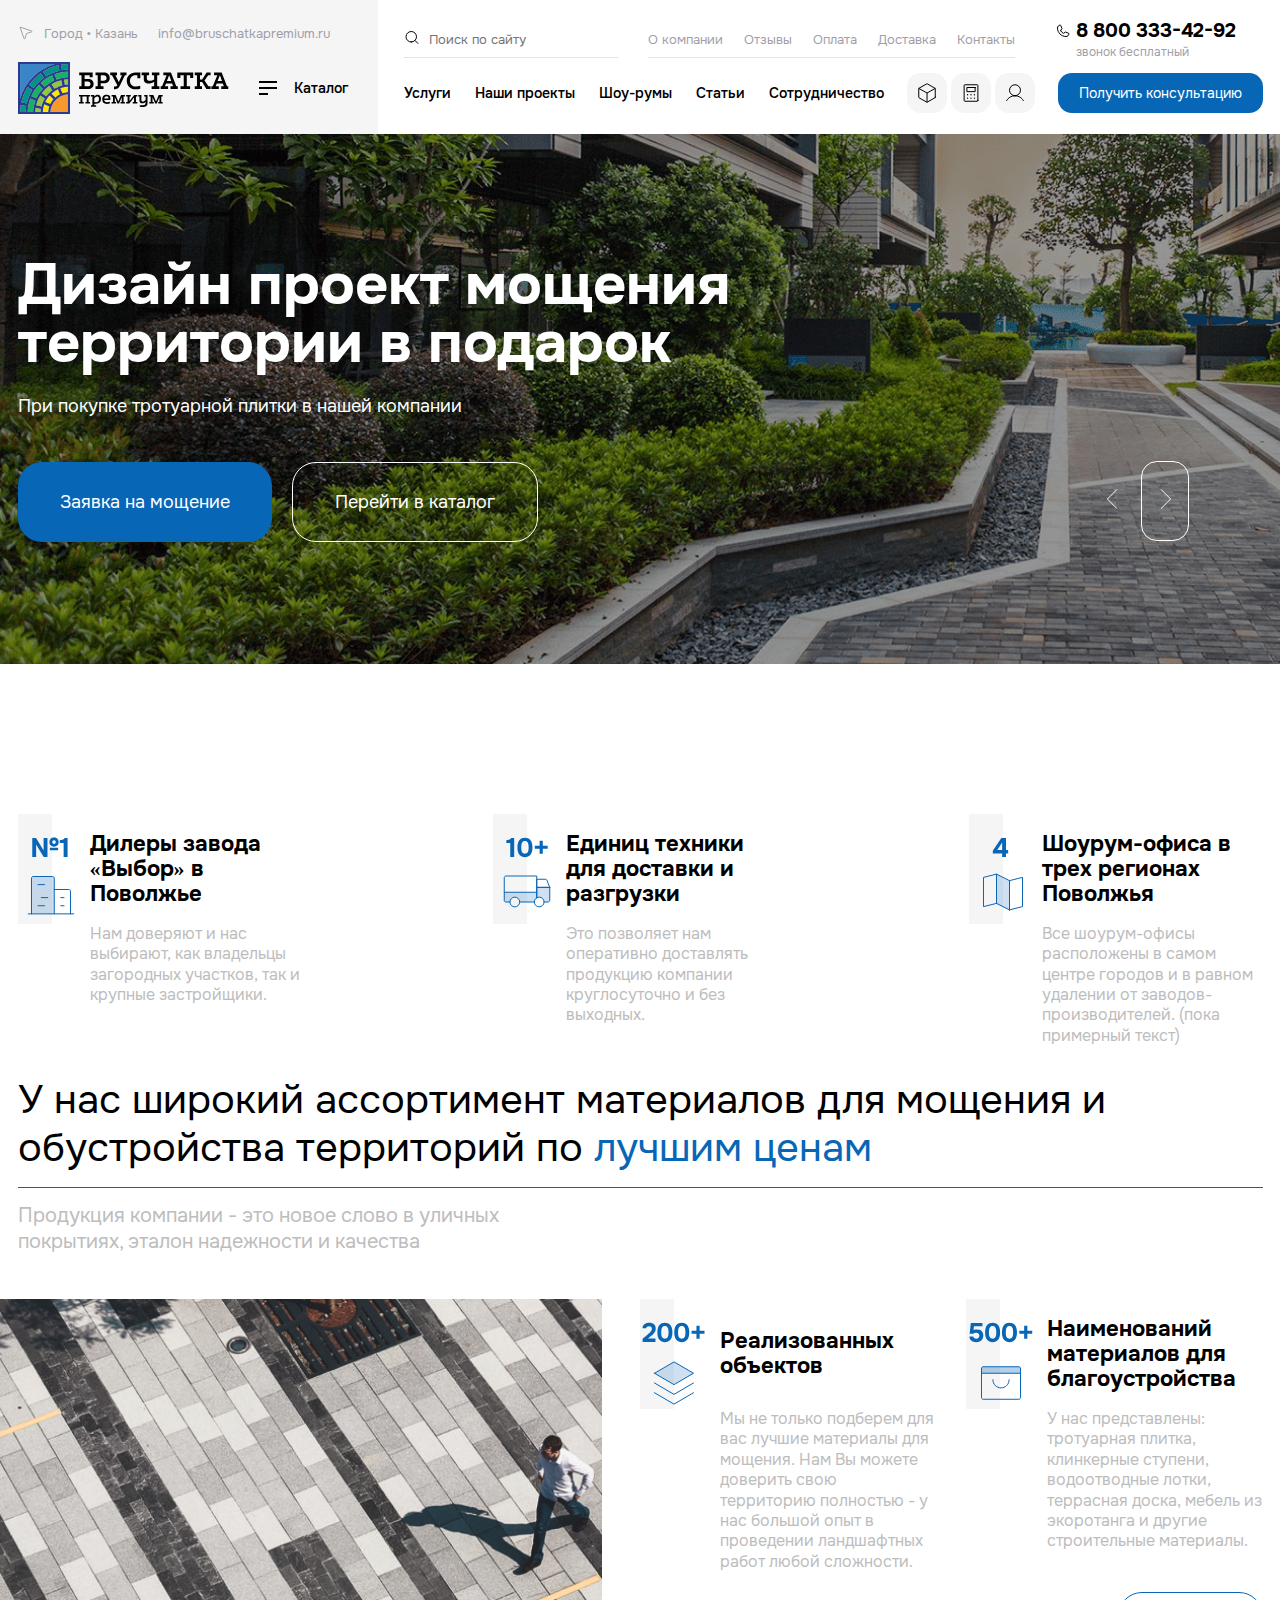
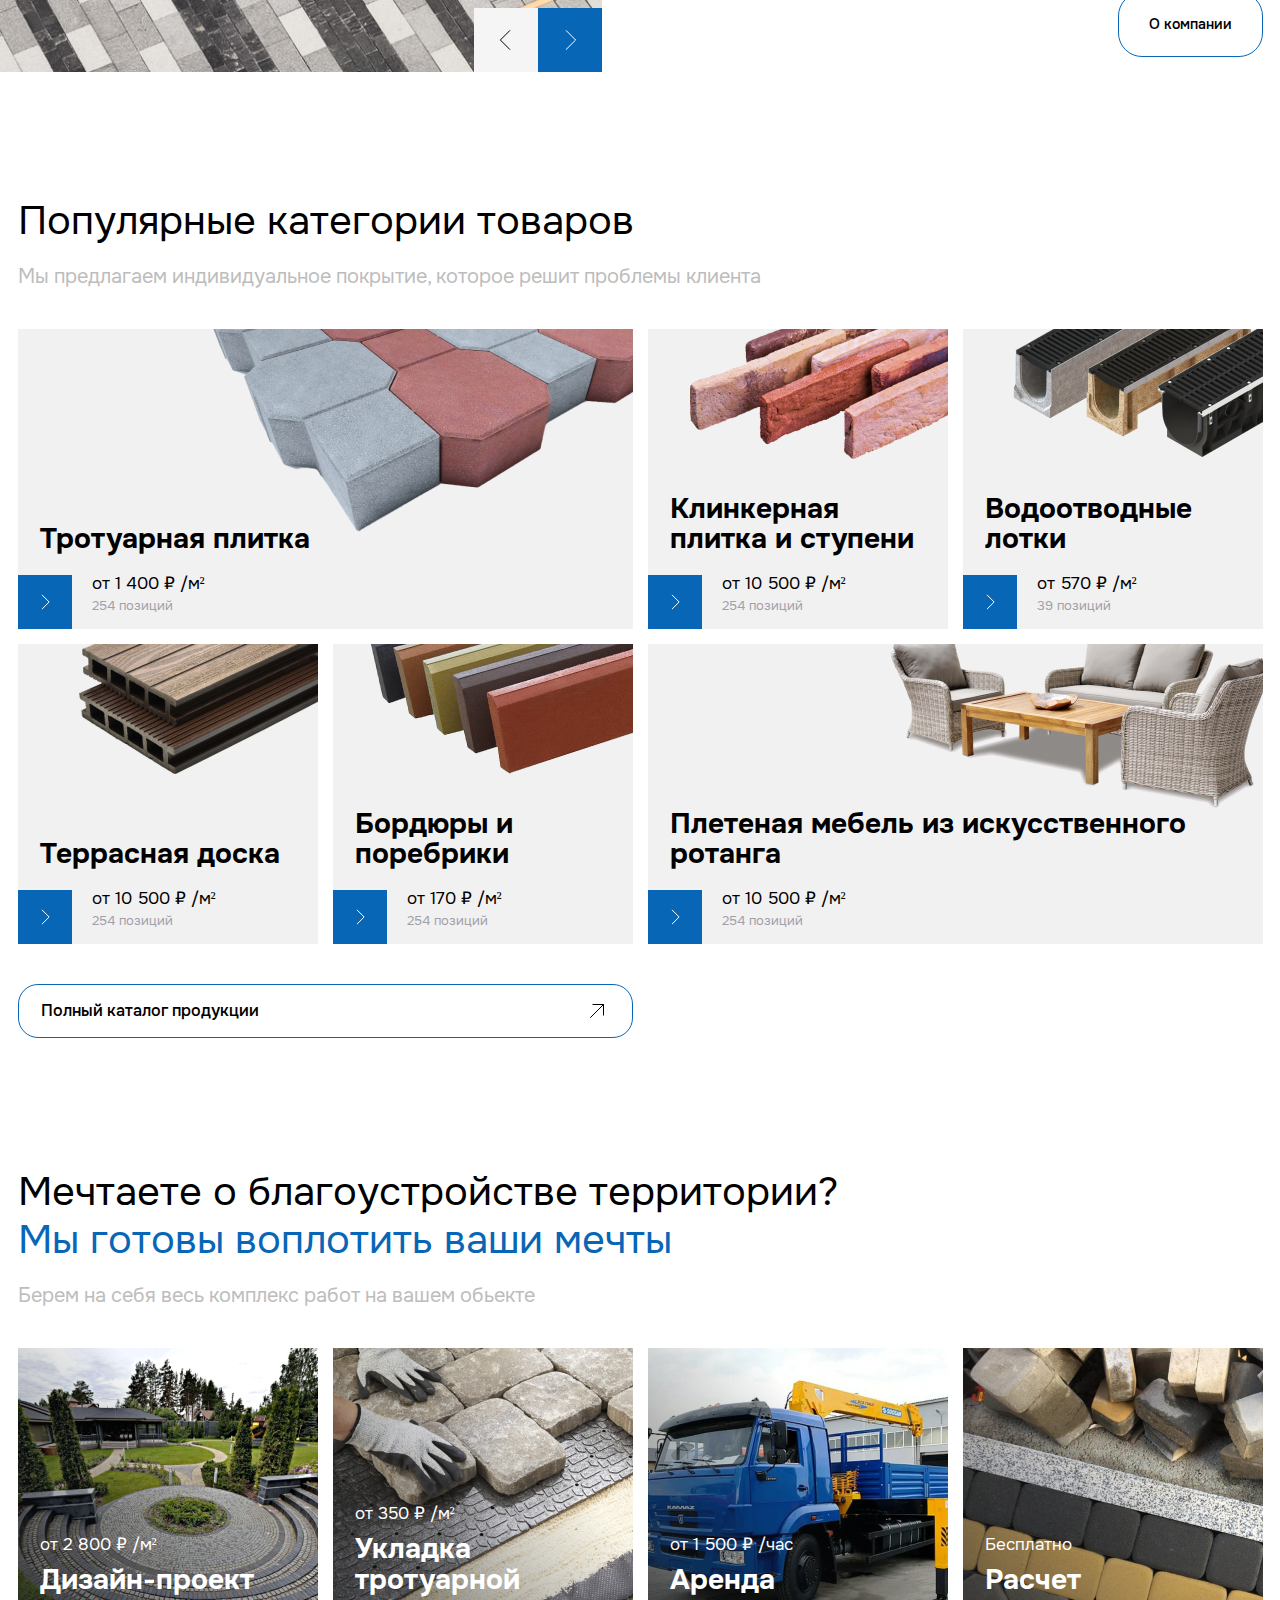
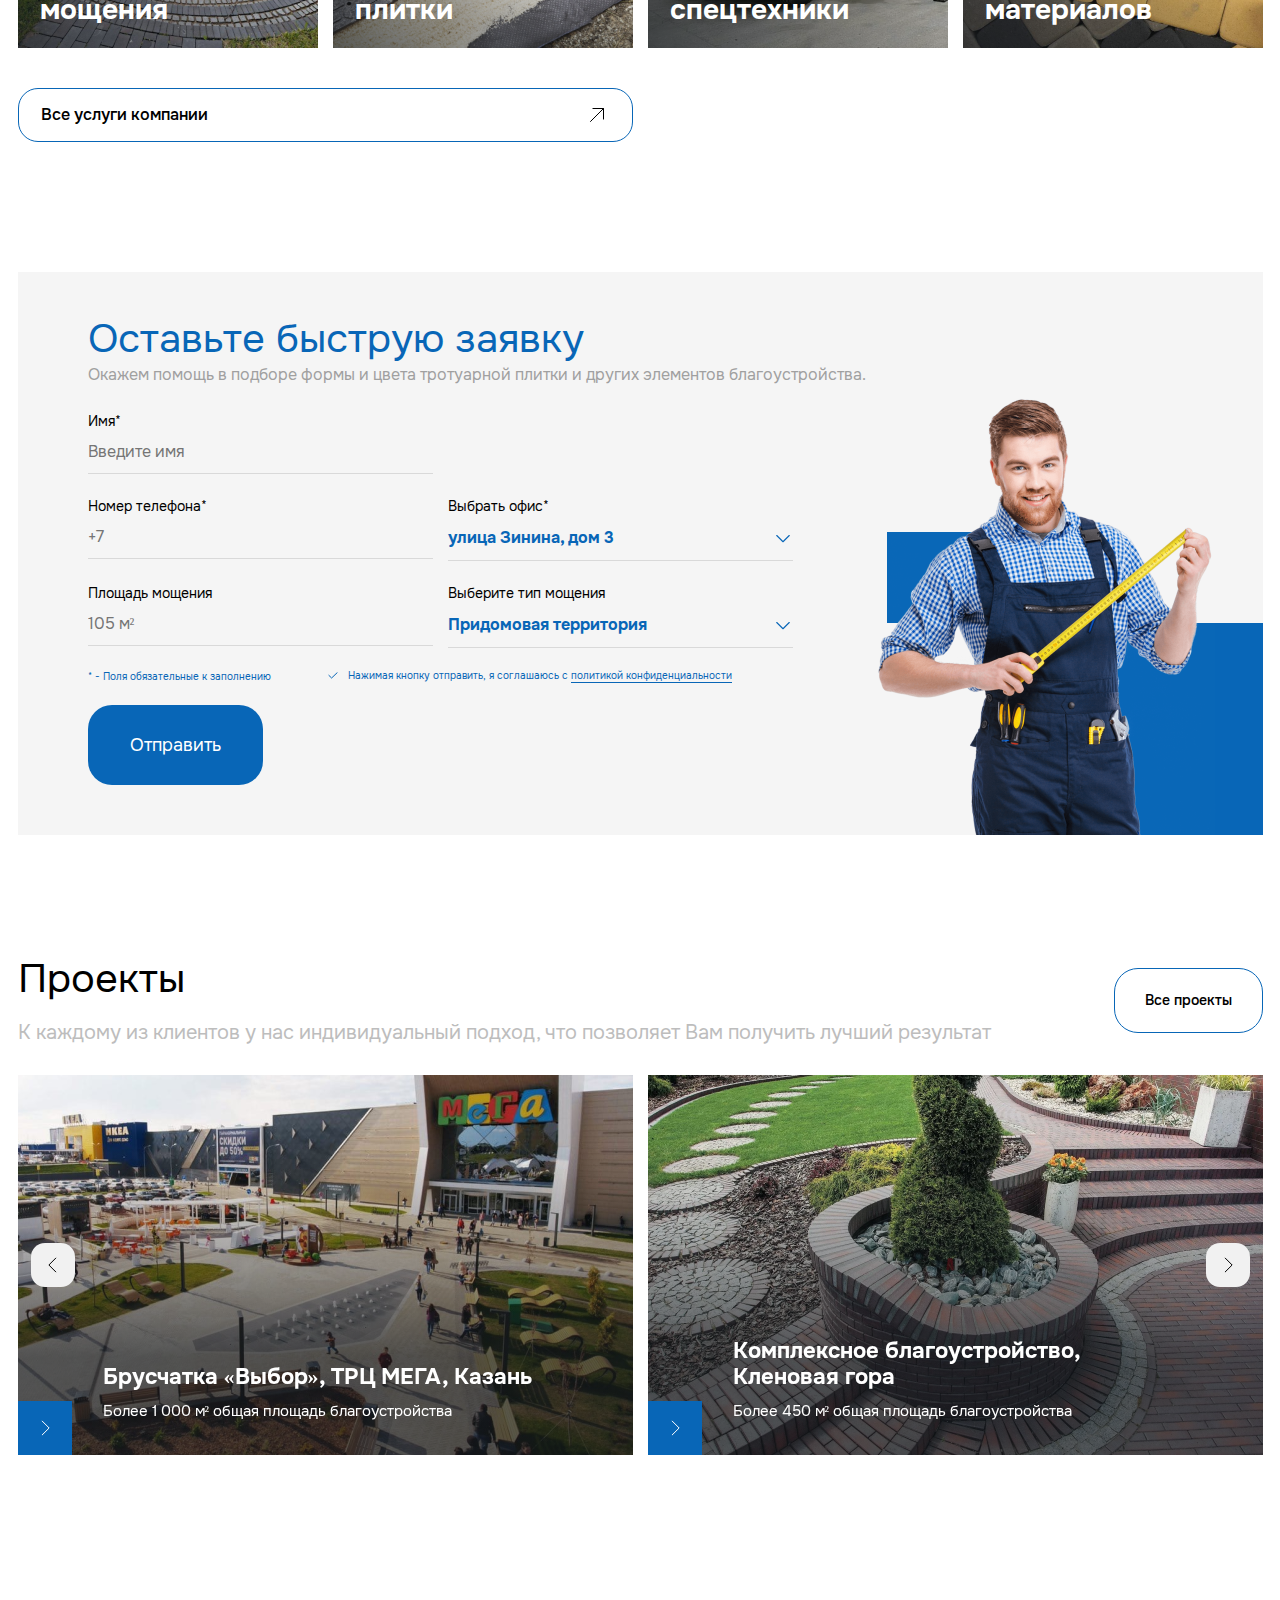
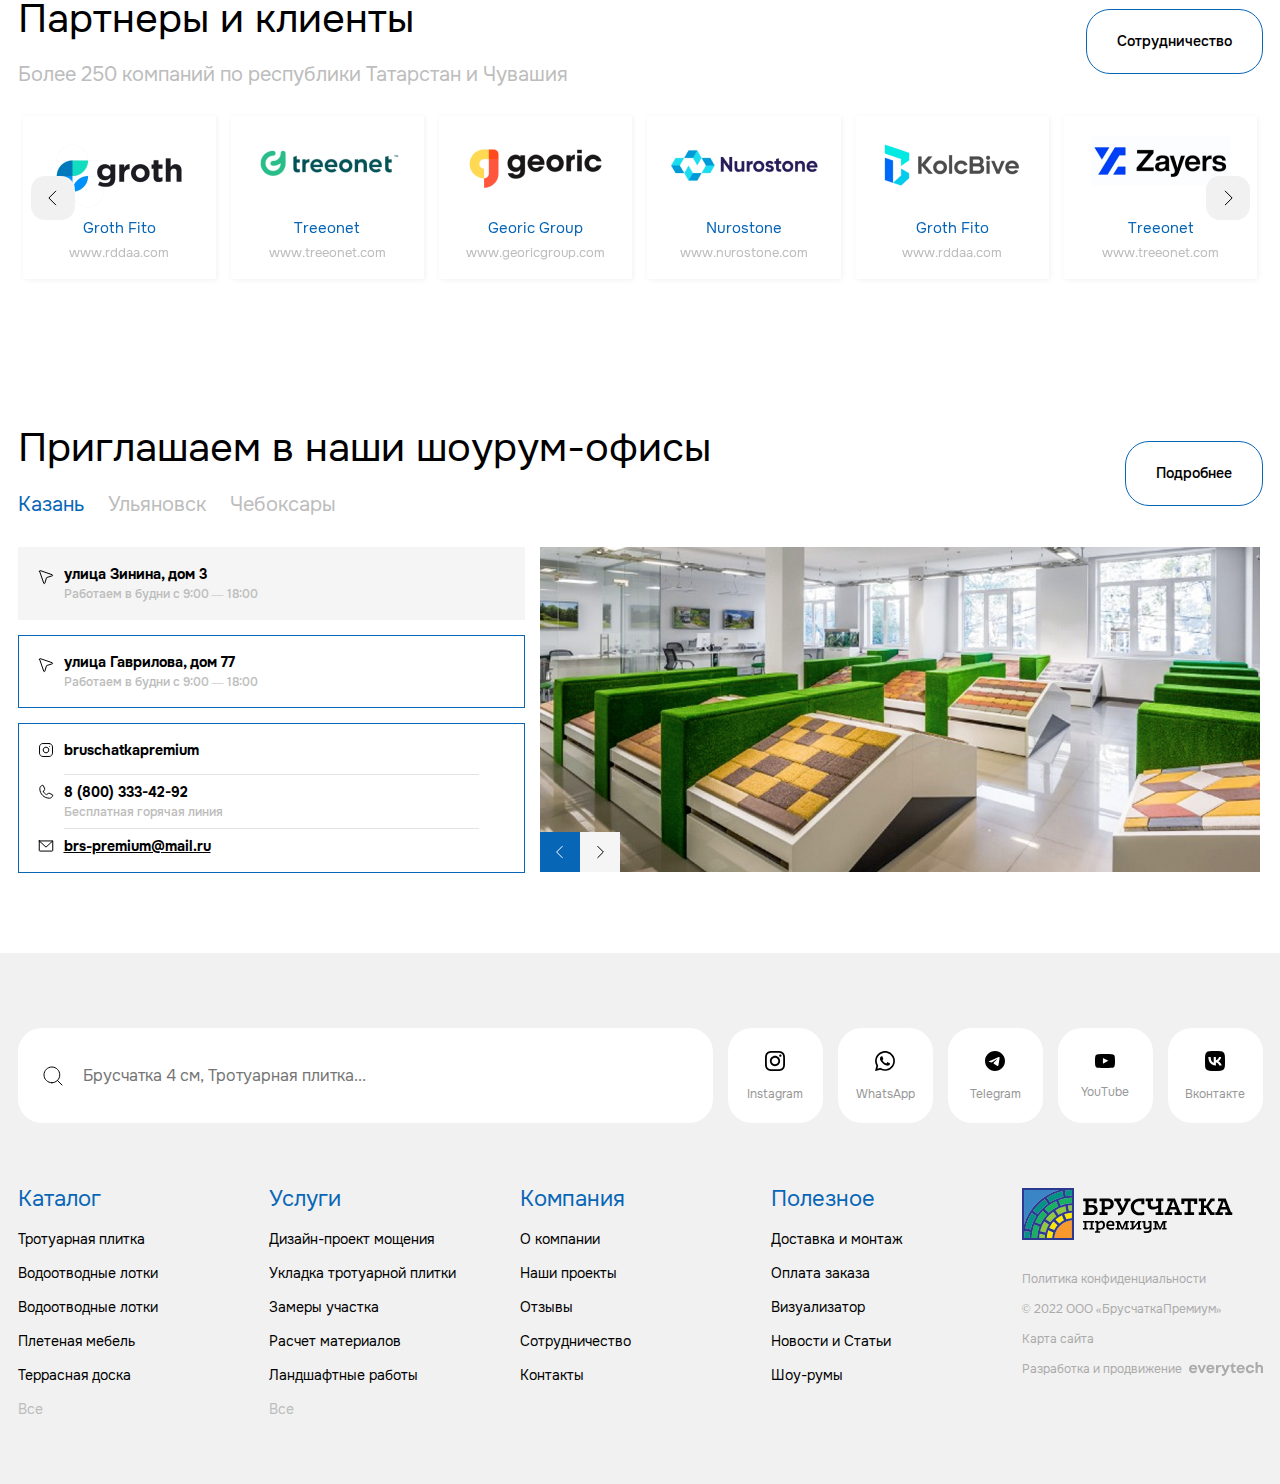
<file: index.html>
<!DOCTYPE html>
<html lang="ru">

<head>
	<title>Главная</title>
	<meta charset="UTF-8" />
	<meta name="format-detection" content="telephone=no" />
	<!-- <style>body{opacity: 0;}</style> -->
	<link rel="stylesheet" href="css/style.min.css?_v=20221225134704" />
	<link rel="shortcut icon" href="img/favicon/favicon.ico" />
	<!-- <meta name="robots" content="noindex, nofollow"> -->
	<meta name="viewport" content="width=device-width, initial-scale=1.0" />
	<link rel="apple-touch-icon" sizes="180x180" href="img/favicon//apple-touch-icon.png" />
	<link rel="icon" type="image/png" sizes="32x32" href="img/favicon//favicon-32x32.png" />
	<link rel="icon" type="image/png" sizes="16x16" href="img/favicon//favicon-16x16.png" />
	<link rel="manifest" href="img/favicon/site.webmanifest" />
	<meta name="msapplication-TileColor" content="#da532c" />
	<meta name="theme-color" content="#ffffff" />
</head>

<body>
	<div class="wrapper">
		<header class="header">
			<div class="header__container">
				<div class="header__wrapper">
					<div class="header__block _left">
						<div class="header__top-left-col">
							<button class="header__region-select">
								<svg width="16" height="16" viewBox="0 0 16 16" fill="none" xmlns="http://www.w3.org/2000/svg">
									<path d="M2.33683 2.97288L5.99965 13.5543C6.03414 13.654 6.09925 13.7402 6.18567 13.8006C6.27209 13.861 6.3754 13.8925 6.48082 13.8907C6.58625 13.8889 6.6884 13.8538 6.77267 13.7904C6.85694 13.727 6.91902 13.6386 6.95003 13.5378L8.42225 8.7531C8.44624 8.67516 8.48892 8.60426 8.54659 8.54659C8.60426 8.48892 8.67515 8.44624 8.7531 8.42226L13.5378 6.95003C13.6386 6.91902 13.727 6.85694 13.7904 6.77267C13.8538 6.6884 13.8889 6.58625 13.8907 6.48083C13.8925 6.3754 13.861 6.27209 13.8006 6.18567C13.7402 6.09925 13.654 6.03414 13.5543 5.99965L2.97288 2.33683C2.88421 2.30614 2.78869 2.30102 2.69725 2.32205C2.6058 2.34308 2.52212 2.38942 2.45577 2.45577C2.38942 2.52212 2.34308 2.6058 2.32205 2.69725C2.30102 2.78869 2.30614 2.88421 2.33683 2.97288V2.97288Z" stroke="#A19FAA" stroke-linecap="round" stroke-linejoin="round" />
								</svg>
								<span class="header__region-text">Город</span>
								<span class="header__region-value">
									Казань
								</span>
							</button>
							<a class="header__email" href="mailto:info@bruschatkapremium.ru">info@bruschatkapremium.ru</a>
						</div>
						<div class="header__middle-col">
							<div class="header__logo">
								<a href="#">
									<img src="img/icons/logo.svg" alt="">
								</a>
							</div>
							<button type="button" class="header__catalog">
								<i class="header__catalog-icon">
									<span></span>
								</i>
								Каталог
							</button>
						</div>
					</div>
					<div class="header__block _right">
						<div class="header__top-right-col">
							<div class="header__top-inner">
								<form class="header__search" action="#" autocomplete="off">
									<button class="header__search-icon">
										<svg width="16" height="16" viewBox="0 0 16 16" fill="none" xmlns="http://www.w3.org/2000/svg">
											<path d="M7.25 12.5C10.1495 12.5 12.5 10.1495 12.5 7.25C12.5 4.35051 10.1495 2 7.25 2C4.35051 2 2 4.35051 2 7.25C2 10.1495 4.35051 12.5 7.25 12.5Z" stroke="black" stroke-linecap="round" stroke-linejoin="round" />
											<path d="M10.9619 10.9624L13.9995 13.9999" stroke="black" stroke-linecap="round" stroke-linejoin="round" />
										</svg>
									</button>
									<input class="header__search-input" autocomplete="off" type="text" placeholder="Поиск по сайту">
								</form>
								<nav class="header__top-navbar">
									<a href="" class="header__top-navbar-link">
										О компании
									</a>
									<a href="" class="header__top-navbar-link">
										Отзывы
									</a>
									<a href="" class="header__top-navbar-link">
										Оплата
									</a>
									<a href="" class="header__top-navbar-link">
										Доставка
									</a>
									<a href="" class="header__top-navbar-link">
										Контакты
									</a>
								</nav>
							</div>


							<div class="header__phone">
								<div class="header__phone-icon">
									<svg width="16" height="16" viewBox="0 0 16 16" fill="none" xmlns="http://www.w3.org/2000/svg">
										<path d="M5.77977 7.80102C6.29842 8.86135 7.15792 9.71695 8.2206 10.2308C8.29835 10.2676 8.38436 10.2836 8.47015 10.2771C8.55595 10.2706 8.63857 10.2419 8.7099 10.1937L10.2746 9.15034C10.3438 9.1042 10.4235 9.07605 10.5063 9.06844C10.5891 9.06083 10.6725 9.074 10.749 9.10677L13.6763 10.3613C13.7757 10.4036 13.8588 10.477 13.9128 10.5705C13.9669 10.664 13.9892 10.7726 13.9762 10.8799C13.8837 11.6039 13.5304 12.2693 12.9826 12.7516C12.4347 13.2339 11.7299 13.5 11 13.5001C8.74566 13.5001 6.58365 12.6045 4.98959 11.0105C3.39553 9.41641 2.5 7.2544 2.5 5.00006C2.50004 4.27017 2.76612 3.56532 3.24843 3.01748C3.73073 2.46965 4.39618 2.1164 5.12019 2.02387C5.22745 2.01089 5.33602 2.03312 5.42955 2.08721C5.52307 2.1413 5.59649 2.22432 5.63873 2.32376L6.89439 5.25363C6.92687 5.32941 6.9401 5.41205 6.93291 5.49419C6.92572 5.57632 6.89833 5.65541 6.85318 5.7244L5.81341 7.31313C5.76608 7.3846 5.7381 7.46712 5.73221 7.55263C5.72631 7.63815 5.7427 7.72373 5.77977 7.80102V7.80102Z" stroke="black" stroke-linecap="round" stroke-linejoin="round" />
									</svg>
								</div>
								<div class="header__phone-wrap">
									<a class="header__phone-number" href="tel:+78003334292">8 800 333-42-92</a>
									<span>звонок бесплатный</span>
								</div>

							</div>

						</div>
						<div class="header__middle-right-col">
							<nav class="header__middle-navbar">
								<a href="" class="header__middle-navbar-link">
									Услуги
								</a>
								<a href="" class="header__middle-navbar-link">
									Наши проекты
								</a>
								<a href="" class="header__middle-navbar-link">
									Шоу-румы
								</a>
								<a href="" class="header__middle-navbar-link">
									Статьи
								</a>
								<a href="" class="header__middle-navbar-link">
									Сотрудничество
								</a>
							</nav>
							<div class="header__services-menu">
								<a href="" class="header__services-action-button _dely">
									<svg width="22" height="22" viewBox="0 0 22 22" fill="none" xmlns="http://www.w3.org/2000/svg">
										<path d="M19.25 15.2386V6.76147C19.25 6.63949 19.2175 6.51969 19.156 6.41439C19.0944 6.30909 19.0059 6.22207 18.8996 6.16227L11.3371 1.90836C11.2341 1.85048 11.1181 1.82007 11 1.82007C10.8819 1.82007 10.7659 1.85048 10.6629 1.90836L3.10045 6.16227C2.99412 6.22207 2.90563 6.30909 2.84404 6.41439C2.78246 6.51969 2.75 6.63949 2.75 6.76147V15.2386C2.75 15.3605 2.78246 15.4803 2.84404 15.5856C2.90563 15.6909 2.99412 15.778 3.10045 15.8378L10.6629 20.0917C10.7659 20.1496 10.8819 20.18 11 20.18C11.1181 20.18 11.2341 20.1496 11.3371 20.0917L18.8996 15.8378C19.0059 15.778 19.0944 15.6909 19.156 15.5856C19.2175 15.4803 19.25 15.3605 19.25 15.2386Z" stroke="black" stroke-linecap="round" stroke-linejoin="round" />
										<path d="M19.1552 6.41313L11.0816 11L2.84521 6.41235" stroke="black" stroke-linecap="round" stroke-linejoin="round" />
										<path d="M11.0817 11L11.001 20.18" stroke="black" stroke-linecap="round" stroke-linejoin="round" />
									</svg>
								</a>
								<a href="" class="header__services-action-button _calc">
									<svg width="22" height="22" viewBox="0 0 22 22" fill="none" xmlns="http://www.w3.org/2000/svg">
										<path d="M15.125 5.5H6.875V9.625H15.125V5.5Z" stroke="black" stroke-linecap="round" stroke-linejoin="round" />
										<path d="M17.875 18.5625V3.4375C17.875 3.0578 17.5672 2.75 17.1875 2.75L4.8125 2.75C4.4328 2.75 4.125 3.0578 4.125 3.4375L4.125 18.5625C4.125 18.9422 4.4328 19.25 4.8125 19.25H17.1875C17.5672 19.25 17.875 18.9422 17.875 18.5625Z" stroke="black" stroke-linecap="round" stroke-linejoin="round" />
										<path d="M7.5625 13.4062C7.9422 13.4062 8.25 13.0984 8.25 12.7188C8.25 12.3391 7.9422 12.0312 7.5625 12.0312C7.1828 12.0312 6.875 12.3391 6.875 12.7188C6.875 13.0984 7.1828 13.4062 7.5625 13.4062Z" fill="black" />
										<path d="M11 13.4062C11.3797 13.4062 11.6875 13.0984 11.6875 12.7188C11.6875 12.3391 11.3797 12.0312 11 12.0312C10.6203 12.0312 10.3125 12.3391 10.3125 12.7188C10.3125 13.0984 10.6203 13.4062 11 13.4062Z" fill="black" />
										<path d="M14.4375 13.4062C14.8172 13.4062 15.125 13.0984 15.125 12.7188C15.125 12.3391 14.8172 12.0312 14.4375 12.0312C14.0578 12.0312 13.75 12.3391 13.75 12.7188C13.75 13.0984 14.0578 13.4062 14.4375 13.4062Z" fill="black" />
										<path d="M7.5625 16.8438C7.9422 16.8438 8.25 16.5359 8.25 16.1562C8.25 15.7766 7.9422 15.4688 7.5625 15.4688C7.1828 15.4688 6.875 15.7766 6.875 16.1562C6.875 16.5359 7.1828 16.8438 7.5625 16.8438Z" fill="black" />
										<path d="M11 16.8438C11.3797 16.8438 11.6875 16.5359 11.6875 16.1562C11.6875 15.7766 11.3797 15.4688 11 15.4688C10.6203 15.4688 10.3125 15.7766 10.3125 16.1562C10.3125 16.5359 10.6203 16.8438 11 16.8438Z" fill="black" />
										<path d="M14.4375 16.8438C14.8172 16.8438 15.125 16.5359 15.125 16.1562C15.125 15.7766 14.8172 15.4688 14.4375 15.4688C14.0578 15.4688 13.75 15.7766 13.75 16.1562C13.75 16.5359 14.0578 16.8438 14.4375 16.8438Z" fill="black" />
									</svg>
								</a>
								<a href="" class="header__services-action-button _profile">
									<svg width="22" height="22" viewBox="0 0 22 22" fill="none" xmlns="http://www.w3.org/2000/svg">
										<path d="M11 13.75C14.0376 13.75 16.5 11.2876 16.5 8.25C16.5 5.21243 14.0376 2.75 11 2.75C7.96243 2.75 5.5 5.21243 5.5 8.25C5.5 11.2876 7.96243 13.75 11 13.75Z" stroke="black" stroke-linecap="round" stroke-linejoin="round" />
										<path d="M2.66309 18.5617C3.50833 17.0987 4.72371 15.8838 6.18711 15.0392C7.65052 14.1946 9.31042 13.75 11.0001 13.75C12.6897 13.75 14.3496 14.1947 15.813 15.0393C17.2764 15.8839 18.4917 17.0988 19.3369 18.5619" stroke="black" stroke-linecap="round" stroke-linejoin="round" />
									</svg>
								</a>
							</div>
							<button tytpe="button" class="header__callback">
								Получить консультацию
							</button>
						</div>

					</div>


					<div class="header__menu menu js-burger">
						<button type="button" class="menu__icon icon-menu"><span></span></button>
					</div>

					<button type="button" class="header__menu-search js-search">
						<svg width="25" height="25" viewBox="0 0 24 24">
							<path d="M10.602 15.905a5.305 5.305 0 01-5.298-5.3c0-2.923 2.377-5.3 5.298-5.3a5.305 5.305 0 015.298 5.3c0 2.922-2.377 5.3-5.298 5.3zm11.057 5.76a1.152 1.152 0 00.007-1.628l-4.924-4.968a7.554 7.554 0 001.462-4.464c0-4.193-3.41-7.605-7.602-7.605S3 6.412 3 10.605c0 4.192 3.41 7.605 7.602 7.605a7.55 7.55 0 004.518-1.504l4.91 4.953a1.152 1.152 0 001.63.007z"></path>
						</svg>
					</button>

					<div class="header__form-search">
						<form action="">
							<div class="header__form-search-wrap">
								<input autocomplete="off" type="text" placeholder="Поиск по сайту" class="header__form-search-input">
								<div class="header__form-search-control">
									<button type="submit" class="btn__search">
										<svg width="25" height="25" viewBox="0 0 16 16" fill="none" xmlns="http://www.w3.org/2000/svg">
											<path d="M7.24994 12.5C10.1494 12.5 12.4999 10.1495 12.4999 7.25C12.4999 4.35051 10.1494 2 7.24994 2C4.35044 2 1.99994 4.35051 1.99994 7.25C1.99994 10.1495 4.35044 12.5 7.24994 12.5Z" stroke="black" stroke-linecap="round" stroke-linejoin="round" />
											<path d="M10.962 10.9624L13.9996 13.9999" stroke="black" stroke-linecap="round" stroke-linejoin="round" />
										</svg>
									</button>
								</div>
								<button type="button" class="btn__close">
									<svg xmlns="http://www.w3.org/2000/svg" width="35" height="35" fill="currentColor" class="bi bi-x" viewBox="0 0 16 16">
										<path d="M4.646 4.646a.5.5 0 0 1 .708 0L8 7.293l2.646-2.647a.5.5 0 0 1 .708.708L8.707 8l2.647 2.646a.5.5 0 0 1-.708.708L8 8.707l-2.646 2.647a.5.5 0 0 1-.708-.708L7.293 8 4.646 5.354a.5.5 0 0 1 0-.708z" />
									</svg>
								</button>
							</div>

						</form>


					</div>


					<nav class="menu__body">
						<div class="menu__headline">
							Регион и поддержка
						</div>
						<ul class="menu__list">
							<li class="menu__item"><a href="" class="menu__link">
									<svg width="18" height="18" viewBox="0 0 18 18" fill="none" xmlns="http://www.w3.org/2000/svg">
										<path d="M2.62897 3.3444L6.74963 15.2485C6.78844 15.3606 6.86168 15.4576 6.95891 15.5256C7.05613 15.5935 7.17235 15.629 7.29096 15.627C7.40956 15.6249 7.52448 15.5854 7.61929 15.5141C7.71409 15.4428 7.78393 15.3433 7.81881 15.23L9.47507 9.84715C9.50205 9.75946 9.55007 9.6797 9.61494 9.61482C9.67982 9.54995 9.75958 9.50193 9.84727 9.47495L15.2301 7.81869C15.3435 7.78381 15.4429 7.71397 15.5142 7.61917C15.5855 7.52436 15.625 7.40945 15.6271 7.29084C15.6291 7.17223 15.5937 7.05601 15.5257 6.95879C15.4577 6.86156 15.3608 6.78832 15.2487 6.74951L3.34452 2.62885C3.24477 2.59432 3.13731 2.58855 3.03444 2.61221C2.93156 2.63588 2.83742 2.68801 2.76277 2.76265C2.68813 2.8373 2.636 2.93144 2.61234 3.03431C2.58867 3.13719 2.59444 3.24465 2.62897 3.3444V3.3444Z" stroke="black" stroke-linecap="round" stroke-linejoin="round" />
									</svg>
									<span>Казань</span></a></li>
							<li class="menu__item"><a href="mailto:info@bruschatkapremium.ru" class="menu__link">
									<svg width="18" height="18" viewBox="0 0 18 18" fill="none" xmlns="http://www.w3.org/2000/svg">
										<path d="M2.25 3.9375H15.75V13.5C15.75 13.6492 15.6907 13.7923 15.5852 13.8977C15.4798 14.0032 15.3367 14.0625 15.1875 14.0625H2.8125C2.66332 14.0625 2.52024 14.0032 2.41475 13.8977C2.30926 13.7923 2.25 13.6492 2.25 13.5V3.9375Z" stroke="black" stroke-linecap="round" stroke-linejoin="round" />
										<path d="M15.75 3.9375L9 10.125L2.25 3.9375" stroke="black" stroke-linecap="round" stroke-linejoin="round" />
									</svg>
									<span>info@bruschatkapremium.ru</span></a></li>

							<li class="menu__item"><a href="tel:+78003334292" class="menu__link">
									<svg width="18" height="18" viewBox="0 0 18 18" fill="none" xmlns="http://www.w3.org/2000/svg">
										<path d="M6.50224 8.77605C7.08572 9.96893 8.05266 10.9315 9.24818 11.5095C9.33565 11.551 9.4324 11.5689 9.52892 11.5616C9.62544 11.5543 9.71839 11.522 9.79863 11.4679L11.559 10.294C11.6368 10.2421 11.7264 10.2105 11.8196 10.2019C11.9127 10.1933 12.0066 10.2082 12.0926 10.245L15.3858 11.6564C15.4977 11.7039 15.5911 11.7865 15.652 11.8917C15.7128 11.997 15.7378 12.1191 15.7232 12.2398C15.6191 13.0543 15.2217 13.8029 14.6054 14.3455C13.9891 14.8881 13.1961 15.1874 12.375 15.1875C9.83887 15.1875 7.40661 14.18 5.61329 12.3867C3.81997 10.5934 2.8125 8.16111 2.8125 5.62498C2.81254 4.80385 3.11189 4.01089 3.65448 3.39458C4.19707 2.77826 4.94571 2.38086 5.76021 2.27677C5.88088 2.26216 6.00302 2.28717 6.10824 2.34802C6.21346 2.40887 6.29605 2.50227 6.34357 2.61414L7.75619 5.91024C7.79272 5.9955 7.80761 6.08847 7.79952 6.18087C7.79144 6.27327 7.76062 6.36224 7.70983 6.43985L6.54008 8.22718C6.48684 8.30758 6.45537 8.40042 6.44874 8.49662C6.4421 8.59283 6.46054 8.6891 6.50224 8.77605V8.77605Z" stroke="black" stroke-linecap="round" stroke-linejoin="round" />
									</svg>
									<span>8 800 333-42-92</span></a>
								<p>звонок бесплатный</p>
							</li>
						</ul>
						<div class="menu__headline">
							Профиль
						</div>
						<ul class="menu__list">
							<li class="menu__item"><a href="" class="menu__link">
									<svg width="18" height="18" viewBox="0 0 22 22" fill="none" xmlns="http://www.w3.org/2000/svg">
										<path d="M11 13.75C14.0376 13.75 16.5 11.2876 16.5 8.25C16.5 5.21243 14.0376 2.75 11 2.75C7.96243 2.75 5.5 5.21243 5.5 8.25C5.5 11.2876 7.96243 13.75 11 13.75Z" stroke="black" stroke-linecap="round" stroke-linejoin="round" />
										<path d="M2.66312 18.5617C3.50836 17.0987 4.72374 15.8838 6.18714 15.0392C7.65055 14.1946 9.31045 13.75 11.0001 13.75C12.6897 13.75 14.3496 14.1947 15.813 15.0393C17.2764 15.8839 18.4918 17.0988 19.337 18.5619" stroke="black" stroke-linecap="round" stroke-linejoin="round" />
									</svg>

									<span>Личный кабинет</span></a></li>
							<li class="menu__item"><a href="" class="menu__link">
									<svg width="18" height="18" viewBox="0 0 22 22" fill="none" xmlns="http://www.w3.org/2000/svg">
										<path d="M15.125 5.5H6.875V9.625H15.125V5.5Z" stroke="black" stroke-linecap="round" stroke-linejoin="round" />
										<path d="M17.875 18.5625V3.4375C17.875 3.0578 17.5672 2.75 17.1875 2.75L4.8125 2.75C4.4328 2.75 4.125 3.0578 4.125 3.4375L4.125 18.5625C4.125 18.9422 4.4328 19.25 4.8125 19.25H17.1875C17.5672 19.25 17.875 18.9422 17.875 18.5625Z" stroke="black" stroke-linecap="round" stroke-linejoin="round" />
										<path d="M7.5625 13.4062C7.9422 13.4062 8.25 13.0984 8.25 12.7188C8.25 12.3391 7.9422 12.0312 7.5625 12.0312C7.1828 12.0312 6.875 12.3391 6.875 12.7188C6.875 13.0984 7.1828 13.4062 7.5625 13.4062Z" fill="black" />
										<path d="M11 13.4062C11.3797 13.4062 11.6875 13.0984 11.6875 12.7188C11.6875 12.3391 11.3797 12.0312 11 12.0312C10.6203 12.0312 10.3125 12.3391 10.3125 12.7188C10.3125 13.0984 10.6203 13.4062 11 13.4062Z" fill="black" />
										<path d="M14.4375 13.4062C14.8172 13.4062 15.125 13.0984 15.125 12.7188C15.125 12.3391 14.8172 12.0312 14.4375 12.0312C14.0578 12.0312 13.75 12.3391 13.75 12.7188C13.75 13.0984 14.0578 13.4062 14.4375 13.4062Z" fill="black" />
										<path d="M7.5625 16.8438C7.9422 16.8438 8.25 16.5359 8.25 16.1562C8.25 15.7766 7.9422 15.4688 7.5625 15.4688C7.1828 15.4688 6.875 15.7766 6.875 16.1562C6.875 16.5359 7.1828 16.8438 7.5625 16.8438Z" fill="black" />
										<path d="M11 16.8438C11.3797 16.8438 11.6875 16.5359 11.6875 16.1562C11.6875 15.7766 11.3797 15.4688 11 15.4688C10.6203 15.4688 10.3125 15.7766 10.3125 16.1562C10.3125 16.5359 10.6203 16.8438 11 16.8438Z" fill="black" />
										<path d="M14.4375 16.8438C14.8172 16.8438 15.125 16.5359 15.125 16.1562C15.125 15.7766 14.8172 15.4688 14.4375 15.4688C14.0578 15.4688 13.75 15.7766 13.75 16.1562C13.75 16.5359 14.0578 16.8438 14.4375 16.8438Z" fill="black" />
									</svg>
									<span>Калькулятор</span></a></li>
							<li class="menu__item"><a href="" class="menu__link">
									<svg width="18" height="18" viewBox="0 0 22 22" fill="none" xmlns="http://www.w3.org/2000/svg">
										<path d="M19.25 15.2386V6.76147C19.25 6.63949 19.2175 6.51969 19.156 6.41439C19.0944 6.30909 19.0059 6.22207 18.8996 6.16227L11.3371 1.90836C11.2341 1.85048 11.1181 1.82007 11 1.82007C10.8819 1.82007 10.7659 1.85048 10.6629 1.90836L3.10045 6.16227C2.99412 6.22207 2.90563 6.30909 2.84404 6.41439C2.78246 6.51969 2.75 6.63949 2.75 6.76147V15.2386C2.75 15.3605 2.78246 15.4803 2.84404 15.5856C2.90563 15.6909 2.99412 15.778 3.10045 15.8378L10.6629 20.0917C10.7659 20.1496 10.8819 20.18 11 20.18C11.1181 20.18 11.2341 20.1496 11.3371 20.0917L18.8996 15.8378C19.0059 15.778 19.0944 15.6909 19.156 15.5856C19.2175 15.4803 19.25 15.3605 19.25 15.2386Z" stroke="black" stroke-linecap="round" stroke-linejoin="round" />
										<path d="M19.1552 6.41313L11.0816 11L2.84521 6.41235" stroke="black" stroke-linecap="round" stroke-linejoin="round" />
										<path d="M11.0816 11L11.0009 20.18" stroke="black" stroke-linecap="round" stroke-linejoin="round" />
									</svg>
									<span>Расчет доставки</span></a></li>
						</ul>
						<div class="menu__headline">
							Покупателям
						</div>
						<ul class="menu__list">
							<li class="menu__item"><a href="" class="menu__link">
									<span>О компании</span></a></li>
							<li class="menu__item"><a href="" class="menu__link">
									<span>Отзывы</span></a></li>
							<li class="menu__item"><a href="" class="menu__link">
									<span>Оплата</span></a></li>
							<li class="menu__item"><a href="" class="menu__link">
									<span>Доставка</span></a></li>
							<li class="menu__item"><a href="" class="menu__link">
									<span>Контакты</span></a></li>

						</ul>
						<div class="menu__headline">
							Компания
						</div>
						<ul class="menu__list">
							<li class="menu__item"><a href="" class="menu__link">
									<span>Услуги</span></a></li>
							<li class="menu__item"><a href="" class="menu__link">
									<span>Наши проекты</span></a></li>
							<li class="menu__item"><a href="" class="menu__link">
									<span>Шоу-румы</span></a></li>
							<li class="menu__item"><a href="" class="menu__link">
									<span>Статьи</span></a></li>
							<li class="menu__item"><a href="" class="menu__link">
									<span>Сотрудничество</span></a></li>



						</ul>

						<ul class="menu__list _bottom">

							<li class="menu__item">
								<button class="menu__link" type="button">Получить консультацию</button>
							</li>



						</ul>


					</nav>




				</div>


			</div>
		</header>
		<main class="page">
			<div class="main__slider swiper">
				<div class="main__wrapper swiper-wrapper">
					<div class="main__slide swiper-slide" style="background-image: url('img/slide/1.png')">
						<div class="main__slide-content __container">
							<div class="main__slide-wrap">
								<h1 class="main__slide-title">
									Дизайн проект мощения территории в подарок
								</h1>
								<p class="main__slide-text">
									При покупке тротуарной плитки в нашей компании
								</p>
								<div class="main__slide-btn">
									<button type="button" class="btn__blue">Заявка на мощение</button>
									<a href="" class="btn__outline">Перейти в каталог</a>
								</div>
							</div>
						</div>
					</div>
					<div class="main__slide swiper-slide" style="background-image: url('img/slide/1.png')">
						<div class="main__slide-content __container">
							<div class="main__slide-wrap">
								<h1 class="main__slide-title">
									Дизайн проект мощения территории в подарок
								</h1>
								<p class="main__slide-text">
									При покупке тротуарной плитки в нашей компании
								</p>
								<div class="main__slide-btn">
									<button type="button" class="btn__blue">Заявка на мощение</button>
									<a href="" class="btn__outline">Перейти в каталог</a>
								</div>
							</div>
						</div>
					</div>

				</div>

				<div class="main__slide-control">
					<button type="button" class="main__slide-prev prev">
						<svg width="30" height="30" viewBox="0 0 30 30" fill="none" xmlns="http://www.w3.org/2000/svg">
							<path d="M18.75 24.375L9.375 15L18.75 5.625" stroke="white" stroke-linecap="round" stroke-linejoin="round" />
						</svg>
					</button>
					<button type="button" class="main__slide-next next">
						<svg width="30" height="30" viewBox="0 0 30 30" fill="none" xmlns="http://www.w3.org/2000/svg">
							<path d="M11.25 5.625L20.625 15L11.25 24.375" stroke="white" stroke-linecap="round" stroke-linejoin="round" />
						</svg>
					</button>
				</div>

				<div class="swiper-pagination"></div>




			</div>
			<section class="about">
				<div class="about__container">
					<div class="about__row">
						<div class="about__item">
							<div class="about__item-icon">
								<img src="img/icons/dealers.svg" alt="" />
							</div>
							<div class="about__item-body">
								<div class="about__item-head">
									<h3 class="about__item-title">Дилеры завода «Выбор» в Поволжье</h3>
								</div>
								<div class="about__item-text">
									Нам доверяют и нас выбирают, как владельцы загородных участков, так
									и крупные застройщики.
								</div>
							</div>
						</div>
						<div class="about__item">
							<div class="about__item-icon">
								<img src="img/icons/cars.svg" alt="" />
							</div>
							<div class="about__item-body">
								<div class="about__item-head">
									<h3 class="about__item-title">
										Единиц техники для доставки и разгрузки
									</h3>
								</div>
								<div class="about__item-text">
									Это позволяет нам оперативно доставлять продукцию компании
									круглосуточно и без выходных.
								</div>
							</div>
						</div>
						<div class="about__item">
							<div class="about__item-icon">
								<img src="img/icons/showroom.svg" alt="" />
							</div>
							<div class="about__item-body">
								<div class="about__item-head">
									<h3 class="about__item-title">
										Шоурум-офиса в трех регионах Поволжья
									</h3>
								</div>
								<div class="about__item-text">
									Все шоурум-офисы расположены в самом центре городов и в равном
									удалении от заводов-производителей. (пока примерный текст)
								</div>
							</div>
						</div>
					</div>
					<h2 class="title-main">
						У нас широкий ассортимент материалов для мощения и обустройства территорий
						по <b>лучшим ценам</b>
					</h2>
					<p class="about__desc">
						Продукция компании - это новое слово в уличных покрытиях, эталон
						надежности и качества
					</p>
				</div>
				<div class="about__wrapper">
					<div class="about__container">
						<div class="about__inner">
							<div class="about__col">
								<div class="about__slider swiper">
									<div class="about__wrapper swiper-wrapper">
										<div class="about__slide swiper-slide">
											<img src="img/about/1.png" alt="" />
										</div>
										<div class="about__slide swiper-slide">
											<img src="img/about/1.png" alt="" />
										</div>
									</div>
									<div class="swiper-pagination"></div>

									<div class="about__slide-control">
										<button type="button" class="about__slide-prev prev6">
											<svg width="30" height="30" viewBox="0 0 30 30" fill="none" xmlns="http://www.w3.org/2000/svg">
												<path d="M18.75 24.375L9.375 15L18.75 5.625" stroke="black" stroke-linecap="round" stroke-linejoin="round" />
											</svg>
										</button>
										<button type="button" class="about__slide-next next6">
											<svg width="30" height="30" viewBox="0 0 30 30" fill="none" xmlns="http://www.w3.org/2000/svg">
												<path d="M11.25 5.625L20.625 15L11.25 24.375" stroke="white" stroke-linecap="round" stroke-linejoin="round" />
											</svg>
										</button>
									</div>
								</div>
							</div>
							<div class="about__col">
								<div class="about__items-wrap">
									<div class="about__items">
										<div class="about__item">
											<div class="about__item-icon">
												<img src="img/icons/objects.svg" alt="" />
											</div>
											<div class="about__item-body">
												<div class="about__item-head">
													<h3 class="about__item-title">
														Реализованных
														объектов
													</h3>
												</div>
												<div class="about__item-text">
													Мы не только подберем для вас лучшие материалы для мощения. Нам Вы можете доверить свою территорию полностью - у нас большой опыт в проведении ландшафтных работ любой сложности.

												</div>

											</div>
										</div>
										<div class="about__item">
											<div class="about__item-icon">
												<img src="img/icons/materials.svg" alt="" />
											</div>
											<div class="about__item-body">
												<div class="about__item-head">
													<h3 class="about__item-title">
														Наименований материалов для
														благоустройства
													</h3>
												</div>
												<div class="about__item-text">
													У нас представлены: тротуарная плитка, клинкерные ступени, водоотводные лотки, террасная доска, мебель из экоротанга и другие строительные материалы.
												</div>
												<div class="about__item-bottom">
													<a class="link__blue" href="">О компании</a>
												</div>
											</div>
										</div>
									</div>
								</div>


							</div>
						</div>
					</div>
				</div>
			</section>
			<section class="category-product">
				<div class="category-product__container">
					<h2 class="title-main">
						Популярные категории товаров
					</h2>
					<p class="text-section">
						Мы предлагаем индивидуальное покрытие, которое решит проблемы клиента
					</p>
					<div class="category-product__grid">
						<div class="category-product__item">
							<div class="category-product__img">
								<img src="img/products/1.png" alt="" />
							</div>
							<h2 class="category-product__title">Тротуарная плитка</h2>
							<div class="category-product__bottom">
								<a href="" class="category-product__link"></a>
								<div class="category-product__price-wrap">
									<div class="category-product__price">от 1 400 ₽ /м²</div>
									<span class="category-product__quantity"> 254 позиций </span>
								</div>
							</div>
						</div>
						<div class="category-product__item">
							<div class="category-product__img">
								<img src="img/products/2.png" alt="" />
							</div>
							<h2 class="category-product__title">Клинкерная плитка и ступени</h2>
							<div class="category-product__bottom">
								<a href="" class="category-product__link"></a>
								<div class="category-product__price-wrap">
									<div class="category-product__price">от 10 500 ₽ /м²</div>
									<span class="category-product__quantity"> 254 позиций </span>
								</div>
							</div>
						</div>
						<div class="category-product__item">
							<div class="category-product__img">
								<img src="img/products/3.png" alt="" />
							</div>
							<h2 class="category-product__title">Водоотводные лотки</h2>
							<div class="category-product__bottom">
								<a href="" class="category-product__link"></a>
								<div class="category-product__price-wrap">
									<div class="category-product__price">от 570 ₽ /м²</div>
									<span class="category-product__quantity"> 39 позиций </span>
								</div>
							</div>
						</div>
						<div class="category-product__item">
							<div class="category-product__img">
								<img src="img/products/4.png" alt="" />
							</div>
							<h2 class="category-product__title">Террасная доска</h2>
							<div class="category-product__bottom">
								<a href="" class="category-product__link"></a>
								<div class="category-product__price-wrap">
									<div class="category-product__price">от 10 500 ₽ /м²</div>
									<span class="category-product__quantity"> 254 позиций </span>
								</div>
							</div>
						</div>
						<div class="category-product__item">
							<div class="category-product__img">
								<img src="img/products/5.png" alt="" />
							</div>
							<h2 class="category-product__title">Бордюры и поребрики</h2>
							<div class="category-product__bottom">
								<a href="" class="category-product__link"></a>
								<div class="category-product__price-wrap">
									<div class="category-product__price">от 170 ₽ /м²</div>
									<span class="category-product__quantity"> 254 позиций </span>
								</div>
							</div>
						</div>
						<div class="category-product__item">
							<div class="category-product__img">
								<img src="img/products/6.png" alt="" />
							</div>
							<h2 class="category-product__title">
								Плетеная мебель из искусственного ротанга
							</h2>
							<div class="category-product__bottom">
								<a href="" class="category-product__link"></a>
								<div class="category-product__price-wrap">
									<div class="category-product__price">от 10 500 ₽ /м²</div>
									<span class="category-product__quantity"> 254 позиций </span>
								</div>
							</div>
						</div>
					</div>
					<a href="" class="link-section">Полный каталог продукции
						<svg width="26" height="26" viewBox="0 0 26 26" fill="none" xmlns="http://www.w3.org/2000/svg">
							<path d="M6.5 19.5L19.5 6.5" stroke="black" stroke-linecap="round" stroke-linejoin="round" />
							<path d="M8.9375 6.5H19.5V17.0625" stroke="black" stroke-linecap="round" stroke-linejoin="round" />
						</svg>
					</a>
				</div>
			</section>

			<section class="services">
				<div class="services__container">
					<h3 class="title-main">
						Мечтаете о благоустройстве территории?<br />
						<b>Мы готовы воплотить ваши мечты</b>
					</h3>
					<p class="text-section">
						Берем на себя весь комплекс работ на вашем обьекте
					</p>
					<div class="services__row">
						<div class="services__item">
							<a href="">
								<img src="img/services/1.png" alt="" />
								<div class="services__item-wrap">
									<span class="services__price"> от 2 800 ₽ /м² </span>
									<h4 class="services__item-title">Дизайн-проект мощения</h4>
								</div>
							</a>
						</div>
						<div class="services__item">
							<a href="">
								<img src="img/services/2.png" alt="" />
								<div class="services__item-wrap">
									<span class="services__price"> от 350 ₽ /м² </span>
									<h4 class="services__item-title">Укладка тротуарной плитки</h4>
								</div>
							</a>
						</div>
						<div class="services__item">
							<a href="">
								<img src="img/services/3.png" alt="" />
								<div class="services__item-wrap">
									<span class="services__price"> от 1 500 ₽ /час </span>
									<h4 class="services__item-title">Аренда спецтехники</h4>
								</div>
							</a>
						</div>
						<div class="services__item">
							<a href="">
								<img src="img/services/4.png" alt="" />
								<div class="services__item-wrap">
									<span class="services__price"> Бесплатно </span>
									<h4 class="services__item-title">Расчет материалов</h4>
								</div>
							</a>
						</div>
					</div>
					<a href="" class="link-section">Все услуги компании
						<svg width="26" height="26" viewBox="0 0 26 26" fill="none" xmlns="http://www.w3.org/2000/svg">
							<path d="M6.5 19.5L19.5 6.5" stroke="black" stroke-linecap="round" stroke-linejoin="round" />
							<path d="M8.9375 6.5H19.5V17.0625" stroke="black" stroke-linecap="round" stroke-linejoin="round" />
						</svg>
					</a>
				</div>
			</section>
			<section class="form-request">
				<div class="form-request__container">
					<div class="form-request__inner">
						<div class="form-request__headline">
							<h2 class="form-request__title">
								Оставьте быструю заявку
							</h2>
							<p class="form-request__text">
								Окажем помощь в подборе формы и цвета тротуарной плитки и других элементов благоустройства.
							</p>
						</div>
						<div class="form-request__row">
							<div class="form-request__wrap">
								<form action="">
									<div class="form-request__grid">
										<div class="form-request__group">
											<label for="">Имя*</label>
											<input autocomplete="off" type="text" placeholder="Введите имя" class="form-request__input">
										</div>
										<div class="form-request__group"></div>
										<div class="form-request__group">
											<label for="">Номер телефона*</label>
											<input autocomplete="off" type="text" placeholder="+7" class="form-request__input phone-mask">
										</div>
										<div class="form-request__group">
											<label for="">Выбрать офис*</label>
											<select name="form[]" class="form">
												<option value="1" selected>улица Зинина, дом 3</option>
												<option value="2">улица Гаврилова, дом 77</option>
												<option value="3">ул. Ярославская, д. 29</option>
											</select>
										</div>
										<div class="form-request__group">
											<label for="">Площадь мощения</label>
											<input autocomplete="off" type="text" placeholder="105 м²" class="form-request__input">
										</div>
										<div class="form-request__group">
											<label for="">Выберите тип мощения</label>
											<select name="form[]" class="form">
												<option value="1" selected>Придомовая территория</option>
												<option value="2">Гранитная брусчатка</option>
												<option value="3">Декоративный бетон</option>
											</select>
										</div>
									</div>
									<div class="form-request__check">
										<span class="form-request__check-fields">* - Поля обязательные к заполнению</span>
										<div class="checkbox">
											<input id="c_1" data-error="Ошибка" class="checkbox__input" type="checkbox" value="1" name="form[]" checked>

											<label for="c_1" class="checkbox__label"><span class="checkbox__text">Нажимая кнопку отправить, я соглашаюсь с <a href="">политикой конфиденциальности</a></span></label>
										</div>
									</div>


									<div class="form-request__bottom">
										<button class="btn__blue" type="submit">Отправить</button>
								</form>
							</div>
						</div>
						<div class="form-request__picture">
							<img src="img/form/1.png" alt="">
						</div>
					</div>
				</div>
	</div>
	</section>
	<div class="projects">
		<div class="projects__container">

			<div class="projects__heading section__heading">
				<div class="section__heading-wrap">
					<h4 class="title-main">Проекты</h4>
					<p class="text-section">
						К каждому из клиентов у нас индивидуальный подход, что позволяет Вам
						получить лучший результат
					</p>
				</div>
				<div class="section__link">
					<a href="" class="link__blue">
						Все проекты
					</a>
				</div>
			</div>


			<div class="projects__slider-container">
				<div class="projects__slider swiper">
					<div class="projects__wrapper swiper-wrapper">
						<div class="projects__slide swiper-slide">
							<img src="img/projects/1.png" alt="">
							<div class="projects__slide-wrap">
								<a href="" class="projects__link"></a>
								<div class="projects__slide-info">
									<h2 class="projects__slide-title">
										Брусчатка «Выбор», ТРЦ МЕГА, Казань
									</h2>
									<p class="projects__slide-text">
										Более 1 000 м² общая площадь благоустройства
									</p>
								</div>
							</div>
						</div>
						<div class="projects__slide swiper-slide">
							<img src="img/projects/2.png" alt="">
							<div class="projects__slide-wrap">
								<a href="" class="projects__link"></a>
								<div class="projects__slide-info">
									<h2 class="projects__slide-title">
										Комплексное благоустройство, Кленовая гора
									</h2>
									<p class="projects__slide-text">
										Более 450 м² общая площадь благоустройства
									</p>
								</div>
							</div>
						</div>
						<div class="projects__slide swiper-slide">
							<img src="img/projects/1.png" alt="">
							<div class="projects__slide-wrap">
								<a href="" class="projects__link"></a>
								<div class="projects__slide-info">
									<h2 class="projects__slide-title">
										Брусчатка «Выбор», ТРЦ МЕГА, Казань
									</h2>
									<p class="projects__slide-text">
										Более 1 000 м² общая площадь благоустройства
									</p>
								</div>
							</div>
						</div>
						<div class="projects__slide swiper-slide">
							<img src="img/projects/2.png" alt="">
							<div class="projects__slide-wrap">
								<a href="" class="projects__link"></a>
								<div class="projects__slide-info">
									<h2 class="projects__slide-title">
										Комплексное благоустройство, Кленовая гора
									</h2>
									<p class="projects__slide-text">
										Более 450 м² общая площадь благоустройства
									</p>
								</div>
							</div>
						</div>
					</div>

					<button type="button" class="slider-button__prev prev1">
						<svg width="22" height="22" viewBox="0 0 22 22" fill="none" xmlns="http://www.w3.org/2000/svg">
							<path d="M13.75 4.125L6.875 11L13.75 17.875" stroke="black" stroke-linecap="round" stroke-linejoin="round" />
						</svg>
					</button>
					<button type="button" class="slider-button__next next1">
						<svg width="22" height="22" viewBox="0 0 22 22" fill="none" xmlns="http://www.w3.org/2000/svg">
							<path d="M8.25 4.125L15.125 11L8.25 17.875" stroke="black" stroke-linecap="round" stroke-linejoin="round" />
						</svg>
					</button>
				</div>
			</div>
		</div>
	</div>
	<section class="brand">
		<div class="brand__container">
			<div class="brand__heading section__heading">
				<div class="section__heading-wrap">
					<h4 class="title-main">Партнеры и клиенты</h4>
					<p class="text-section">
						Более 250 компаний по республики Татарстан и Чувашия
					</p>
				</div>
				<div class="section__link">
					<a href="" class="link__blue"> Сотрудничество </a>
				</div>
			</div>

			<div class="brand__slider-container">
				<div class="brand__slider swiper">
					<div class="brand__wrapper swiper-wrapper">
						<div class="brand__slide swiper-slide">
							<div class="brand__slide-logo">
								<img src="img/brand/1.png" alt="" />
							</div>
							<h5 class="brand__slide-title">Groth Fito</h5>
							<a href="" class="brand__slide-site">www.rddaa.com</a>
						</div>
						<div class="brand__slide swiper-slide">
							<div class="brand__slide-logo">
								<img src="img/brand/2.png" alt="" />
							</div>
							<h5 class="brand__slide-title">Treeonet</h5>
							<a href="" class="brand__slide-site">www.treeonet.com</a>
						</div>
						<div class="brand__slide swiper-slide">
							<div class="brand__slide-logo">
								<img src="img/brand/3.png" alt="" />
							</div>
							<h5 class="brand__slide-title">Georic Group</h5>
							<a href="" class="brand__slide-site">www.georicgroup.com</a>
						</div>
						<div class="brand__slide swiper-slide">
							<div class="brand__slide-logo">
								<img src="img/brand/4.png" alt="" />
							</div>
							<h5 class="brand__slide-title">Nurostone</h5>
							<a href="" class="brand__slide-site">www.nurostone.com</a>
						</div>
						<div class="brand__slide swiper-slide">
							<div class="brand__slide-logo">
								<img src="img/brand/5.png" alt="" />
							</div>
							<h5 class="brand__slide-title">Groth Fito</h5>
							<a href="" class="brand__slide-site">www.rddaa.com</a>
						</div>
						<div class="brand__slide swiper-slide">
							<div class="brand__slide-logo">
								<img src="img/brand/6.png" alt="" />
							</div>
							<h5 class="brand__slide-title">Treeonet</h5>
							<a href="" class="brand__slide-site">www.treeonet.com</a>
						</div>
						<div class="brand__slide swiper-slide">
							<div class="brand__slide-logo">
								<img src="img/brand/1.png" alt="" />
							</div>
							<h5 class="brand__slide-title">Groth Fito</h5>
							<a href="" class="brand__slide-site">www.rddaa.com</a>
						</div>
					</div>

					<div class="swiper-pagination"></div>
				</div>

				<button type="button" class="slider-button__prev prev2">
					<svg width="22" height="22" viewBox="0 0 22 22" fill="none" xmlns="http://www.w3.org/2000/svg">
						<path d="M13.75 4.125L6.875 11L13.75 17.875" stroke="black" stroke-linecap="round" stroke-linejoin="round" />
					</svg>
				</button>
				<button type="button" class="slider-button__next next2">
					<svg width="22" height="22" viewBox="0 0 22 22" fill="none" xmlns="http://www.w3.org/2000/svg">
						<path d="M8.25 4.125L15.125 11L8.25 17.875" stroke="black" stroke-linecap="round" stroke-linejoin="round" />
					</svg>
				</button>
			</div>

		</div>
	</section>
	<section class="showroom">
		<div class="showroom__container">
			<div class="showroom__heading">
				<h4 class="title-main">Приглашаем в наши шоурум-офисы</h4>
				<div class="section__link">
					<a href="" class="link__blue">
						Подробнее
					</a>
				</div>
			</div>

			<div data-tabs class="tabs">
				<nav data-tabs-titles class="tabs__navigation">
					<button type="button" class="tabs__title _tab-active">
						Казань
					</button>
					<button type="button" class="tabs__title">Ульяновск</button>
					<button type="button" class="tabs__title">Чебоксары</button>
				</nav>


				<div data-tabs-body class="tabs__content">
					<div class="tabs__body">
						<div class="tabs__row">
							<div class="showroom__contacts">
								<div class="showroom__contacts-block _main">
									<ul class="showroom__contacts-list">
										<li class="showroom__contacts-item _address">
											<a href="" target="_blank">улица Зинина, дом 3</a>
											<span>Работаем в будни c 9:00 — 18:00</span>
										</li>
									</ul>
								</div>
								<div class="showroom__contacts-block">
									<ul class="showroom__contacts-list">
										<li class="showroom__contacts-item _address">
											<a href="" target="_blank">улица Гаврилова, дом 77</a>
											<span>Работаем в будни c 9:00 — 18:00</span>
										</li>
									</ul>
								</div>
								<div class="showroom__contacts-block">
									<ul class="showroom__contacts-list">
										<li class="showroom__contacts-item _social">
											<a href="" target="_blank">bruschatkapremium</a>
										</li>
										<li class="showroom__contacts-item _phone">
											<a href="tel:+78003334292">8 (800) 333-42-92</a>
											<span>Бесплатная горячая линия</span>
										</li>
										<li class="showroom__contacts-item _email">
											<a href="mailto:brs-premium@mail.ru">brs-premium@mail.ru</a>
										</li>
									</ul>

								</div>

							</div>


							<div class="showroom__slider-container">
								<div class="showroom__slider _showroom-kazan swiper">

									<div class="showroom__wrapper swiper-wrapper">

										<div class="showroom__slide swiper-slide">
											<img src="img/showroom/1.png" alt="">
										</div>
										<div class="showroom__slide swiper-slide">
											<img src="img/showroom/1.png" alt="">
										</div>
									</div>

									<div class="showroom__slide-control">
										<button type="button" class="showroom__slide-prev prev3">
											<svg width="18" height="18" viewBox="0 0 18 18" fill="none" xmlns="http://www.w3.org/2000/svg">
												<path d="M11.25 3.375L5.625 9L11.25 14.625" stroke="white" stroke-linecap="round" stroke-linejoin="round" />
											</svg>
										</button>
										<button type="button" class="showroom__slide-next next3">
											<svg width="18" height="18" viewBox="0 0 18 18" fill="none" xmlns="http://www.w3.org/2000/svg">
												<path d="M6.75 14.625L12.375 9L6.75 3.375" stroke="black" stroke-linecap="round" stroke-linejoin="round" />
											</svg>
										</button>
									</div>


								</div>
							</div>
						</div>

					</div>
					<div class="tabs__body">
						<div class="tabs__row">
							<div class="showroom__contacts">
								<div class="showroom__contacts-block">
									<ul class="showroom__contacts-list">
										<li class="showroom__contacts-item _address">
											<a href="" target="_blank">улица Зинина, дом 3</a>
											<span>Работаем в будни c 9:00 — 18:00</span>
										</li>
										<li class="showroom__contacts-item _phone">
											<a href="tel:+78003334292">8 (800) 333-42-92</a>
											<span>Бесплатная горячая линия</span>
										</li>
										<li class="showroom__contacts-item _email">
											<a href="mailto:brs-premium@mail.ru">brs-premium@mail.ru</a>
										</li>
									</ul>
								</div>
							</div>


							<div class="showroom__slider-container">
								<div class="showroom__slider _showroom-ulyanovsk swiper">

									<div class="showroom__wrapper swiper-wrapper">

										<div class="showroom__slide swiper-slide">
											<img src="img/showroom/1.png" alt="">
										</div>
										<div class="showroom__slide swiper-slide">
											<img src="img/showroom/1.png" alt="">
										</div>
									</div>

									<div class="showroom__slide-control">
										<button type="button" class="showroom__slide-prev prev4">
											<svg width="18" height="18" viewBox="0 0 18 18" fill="none" xmlns="http://www.w3.org/2000/svg">
												<path d="M11.25 3.375L5.625 9L11.25 14.625" stroke="white" stroke-linecap="round" stroke-linejoin="round" />
											</svg>
										</button>
										<button type="button" class="showroom__slide-next next4">
											<svg width="18" height="18" viewBox="0 0 18 18" fill="none" xmlns="http://www.w3.org/2000/svg">
												<path d="M6.75 14.625L12.375 9L6.75 3.375" stroke="black" stroke-linecap="round" stroke-linejoin="round" />
											</svg>
										</button>
									</div>


								</div>
							</div>
						</div>
					</div>
					<div class="tabs__body ">
						<div class="tabs__row">
							<div class="showroom__contacts">
								<div class="showroom__contacts-block">
									<ul class="showroom__contacts-list">
										<li class="showroom__contacts-item _address">
											<a href="" target="_blank">ул. Ярославская, д. 29</a>
											<span>Работаем в будни c 9:00 — 18:00</span>
										</li>
										<li class="showroom__contacts-item _phone">
											<a href="tel:+78003334292">8 (800) 333-42-92</a>
											<span>Бесплатная горячая линия</span>
										</li>
										<li class="showroom__contacts-item _email">
											<a href="mailto:brs-premium@mail.ru">brs-premium@mail.ru</a>
										</li>
									</ul>

								</div>
							</div>


							<div class="showroom__slider-container">
								<div class="showroom__slider _showroom-cheboksary swiper">

									<div class="showroom__wrapper swiper-wrapper">

										<div class="showroom__slide swiper-slide">
											<img src="img/showroom/1.png" alt="">
										</div>
										<div class="showroom__slide swiper-slide">
											<img src="img/showroom/1.png" alt="">
										</div>
									</div>

									<div class="showroom__slide-control">
										<button type="button" class="showroom__slide-prev prev5">
											<svg width="18" height="18" viewBox="0 0 18 18" fill="none" xmlns="http://www.w3.org/2000/svg">
												<path d="M11.25 3.375L5.625 9L11.25 14.625" stroke="white" stroke-linecap="round" stroke-linejoin="round" />
											</svg>
										</button>
										<button type="button" class="showroom__slide-next next5">
											<svg width="18" height="18" viewBox="0 0 18 18" fill="none" xmlns="http://www.w3.org/2000/svg">
												<path d="M6.75 14.625L12.375 9L6.75 3.375" stroke="black" stroke-linecap="round" stroke-linejoin="round" />
											</svg>
										</button>
									</div>


								</div>
							</div>
						</div>
					</div>
				</div>
			</div>



		</div>
	</section>



	</main>
	<footer class="footer">
		<div class="footer__container">
			<div class="footer__top">
				<div class="footer__search">
					<form action="">
						<div class="footer__search-group">
							<svg width="24" height="24" viewBox="0 0 24 24" fill="none" xmlns="http://www.w3.org/2000/svg">
								<path d="M10.875 18.75C15.2242 18.75 18.75 15.2242 18.75 10.875C18.75 6.52576 15.2242 3 10.875 3C6.52576 3 3 6.52576 3 10.875C3 15.2242 6.52576 18.75 10.875 18.75Z" stroke="black" stroke-linecap="round" stroke-linejoin="round" />
								<path d="M16.4431 16.4438L20.9994 21.0002" stroke="black" stroke-linecap="round" stroke-linejoin="round" />
							</svg>
							<input autocomplete="off" type="text" placeholder="Брусчатка 4 см, Тротуарная плитка..." class="footer__search-input" />
						</div>

					</form>
				</div>
				<div class="footer__social">
					<a href="" class="footer__social-item">
						<svg width="20" height="20" viewBox="0 0 20 20" fill="none" xmlns="http://www.w3.org/2000/svg">
							<g clip-path="url(#clip0_4_604)">
								<path d="M19.9422 5.8865C19.8973 4.82206 19.7241 4.09105 19.474 3.46265C19.2302 2.79577 18.8902 2.2379 18.3322 1.68644C17.7741 1.12857 17.2161 0.788714 16.5618 0.532222C15.9268 0.288554 15.1956 0.115422 14.1372 0.0641231C13.066 0.0128246 12.726 0 10.0128 0C7.29948 0 6.95311 0.0128246 5.88832 0.0577108C4.82354 0.102597 4.0923 0.275729 3.46369 0.519397C2.80301 0.77589 2.24496 1.11574 1.68691 1.67361C1.12886 2.22507 0.788901 2.78936 0.532326 3.44341C0.28858 4.07823 0.115392 4.80923 0.064077 5.86727C0.0191764 6.93812 0.00634766 7.27797 0.00634766 9.99679C0.00634766 12.7156 0.0191764 13.0491 0.064077 14.1199C0.108978 15.1844 0.282165 15.9154 0.532326 16.5438C0.788901 17.2042 1.12886 17.7621 1.68691 18.32C2.23855 18.8714 2.80301 19.2177 3.45728 19.4742C4.0923 19.7179 4.82354 19.891 5.88191 19.9359C6.94669 19.9808 7.28666 19.9936 10.0063 19.9936C12.726 19.9936 13.0596 19.9808 14.1308 19.9359C15.1956 19.891 15.9268 19.7179 16.5554 19.4742C17.2097 19.2177 17.7677 18.8778 18.3258 18.32C18.8838 17.7621 19.2238 17.2042 19.4804 16.5502C19.7241 15.9154 19.8973 15.1844 19.9486 14.1263C19.9935 13.0619 20.0063 12.722 20.0063 10.0032C20.0063 7.28439 19.9935 6.94453 19.9486 5.88009L19.9422 5.8865ZM18.1462 14.0366C18.1013 15.0112 17.9409 15.5434 17.7998 15.8897C17.6202 16.3578 17.4021 16.6912 17.0557 17.0375C16.7094 17.3838 16.3694 17.6018 15.9076 17.7813C15.5548 17.916 15.0224 18.0827 14.0538 18.1276C12.9954 18.1725 12.6811 18.1853 10.0128 18.1853C7.34438 18.1853 7.02367 18.1725 5.97171 18.1276C4.99673 18.0827 4.46433 17.9224 4.11796 17.7813C3.64971 17.6018 3.31616 17.3838 2.96979 17.0375C2.62341 16.6912 2.40532 16.3514 2.22572 15.8897C2.09102 15.537 1.92424 15.0048 1.87934 14.0366C1.83444 12.9785 1.82161 12.6643 1.82161 9.99679C1.82161 7.32927 1.83444 7.00866 1.87934 5.95704C1.92424 4.98237 2.0846 4.45014 2.22572 4.10388C2.40532 3.64219 2.62341 3.30234 2.96979 2.95608C3.32258 2.6034 3.65612 2.39179 4.11796 2.21225C4.47075 2.07759 5.00314 1.91087 5.97171 1.86598C7.02367 1.8211 7.33797 1.80827 10.0128 1.80827C12.6876 1.80827 13.0019 1.8211 14.0538 1.86598C15.0288 1.91087 15.5612 2.07118 15.9076 2.21225C16.3694 2.39179 16.7094 2.60981 17.0557 2.95608C17.4085 3.30875 17.6202 3.64219 17.7998 4.10388C17.9345 4.45656 18.1013 4.98878 18.1462 5.95704C18.1911 7.01507 18.2039 7.32927 18.2039 9.99679C18.2039 12.6643 18.1911 12.9849 18.1462 14.0366Z" fill="black" />
								<path d="M10.0066 4.86694C7.17141 4.86694 4.86865 7.16896 4.86865 10.0032C4.86865 12.8374 7.17141 15.1395 10.0066 15.1395C12.8417 15.1395 15.1445 12.8374 15.1445 10.0032C15.1445 7.16896 12.8417 4.86694 10.0066 4.86694ZM10.0066 13.3376C8.16564 13.3376 6.67109 11.8435 6.67109 10.0032C6.67109 8.16287 8.16564 6.6688 10.0066 6.6688C11.8475 6.6688 13.342 8.16287 13.342 10.0032C13.342 11.8435 11.8475 13.3376 10.0066 13.3376Z" fill="black" />
								<path d="M15.349 3.46265C14.6885 3.46265 14.1499 3.99487 14.1499 4.66175C14.1499 5.32863 14.6821 5.86085 15.349 5.86085C16.0159 5.86085 16.5481 5.32863 16.5481 4.66175C16.5481 3.99487 16.0095 3.46265 15.349 3.46265Z" fill="black" />
							</g>
							<defs>
								<clipPath id="clip0_4_604">
									<rect width="20" height="20" fill="white" />
								</clipPath>
							</defs>
						</svg>
						<span>Instagram</span>
					</a>
					<a href="" class="footer__social-item">
						<svg width="20" height="20" viewBox="0 0 20 20" fill="none" xmlns="http://www.w3.org/2000/svg">
							<g clip-path="url(#clip0_4_616)">
								<path d="M19.0294 5.82386C17.1137 1.64762 12.6564 -0.721476 8.01405 0.198065C6.46232 0.498192 5.00639 1.18785 3.78672 2.1904C1.59642 3.99117 0.351213 6.31556 0.114943 9.13804C-0.0510856 11.1112 0.363985 12.9822 1.32822 14.7255C1.37292 14.8149 1.3857 14.9171 1.36015 15.0129C1.12388 15.9133 0.87484 16.8136 0.625798 17.714C0.421456 18.4612 0.217114 19.2083 0 19.9937C0.108557 19.9682 0.185185 19.949 0.255428 19.9363C1.86462 19.5148 3.4802 19.0933 5.09579 18.6719C5.19796 18.6463 5.30651 18.6591 5.4023 18.7038C7.56066 19.7958 9.8212 20.1087 12.1839 19.5787C16.3793 18.6463 19.5466 15.0001 19.8787 10.7153C20.0128 9.01033 19.7382 7.3692 19.0294 5.81109V5.82386ZM11.8519 17.9311C9.68071 18.4165 7.63729 18.0844 5.72797 16.9541C5.57471 16.8647 5.44061 16.8328 5.26181 16.8839C4.38697 17.1202 3.50575 17.35 2.63091 17.5735C2.56066 17.5927 2.49042 17.6055 2.39464 17.631C2.61175 16.8328 2.79055 16.0537 3.03959 15.2939C3.19285 14.8213 3.14815 14.4637 2.88633 14.0295C2.04981 12.6629 1.6986 11.1559 1.77522 9.5595C1.94764 5.70254 4.71903 2.64379 8.212 1.88389C12.4457 0.964348 16.5645 3.3526 17.8672 7.47776C19.2976 12.0052 16.4879 16.8903 11.8582 17.9311H11.8519Z" fill="black" />
								<path d="M12.7585 11.1494C12.5541 11.0537 12.3945 11.1239 12.254 11.3027C12.0113 11.6156 11.7559 11.9221 11.5133 12.2286C11.3792 12.401 11.2131 12.433 11.0152 12.3563C9.54008 11.7752 8.4162 10.7855 7.6116 9.43169C7.50305 9.25289 7.51582 9.10602 7.64992 8.93999C7.87342 8.67179 8.07776 8.3972 8.26294 8.10346C8.33319 7.98852 8.35873 7.79695 8.31403 7.67562C8.0586 7.01151 7.77763 6.35378 7.50305 5.69605C7.40088 5.44701 7.23485 5.30653 6.94111 5.33207C6.80062 5.34484 6.66014 5.32568 6.52604 5.32568C6.40471 5.32568 6.28338 5.34484 6.16844 5.39593C6.05349 5.44063 5.95132 5.51087 5.86831 5.60027C5.28082 6.1686 4.96154 6.85187 4.94238 7.67562C4.9807 7.91189 4.99347 8.15455 5.05094 8.39082C5.22974 9.16987 5.65119 9.8276 6.11097 10.4662C7.50943 12.401 9.24634 13.8634 11.5835 14.5211C12.4967 14.7765 13.3523 14.7318 14.1697 14.1954C14.8274 13.7676 15.0382 13.1482 15.0126 12.4138C15.0126 12.3244 14.9424 12.2031 14.8658 12.1648C14.1633 11.8135 13.4609 11.4815 12.7521 11.1494H12.7585Z" fill="black" />
							</g>
							<defs>
								<clipPath id="clip0_4_616">
									<rect width="19.9106" height="20" fill="white" />
								</clipPath>
							</defs>
						</svg>
						<span>WhatsApp</span>
					</a>
					<a href="" class="footer__social-item">
						<svg width="20" height="20" viewBox="0 0 20 20" fill="none" xmlns="http://www.w3.org/2000/svg">
							<g clip-path="url(#clip0_4_619)">
								<path fill-rule="evenodd" clip-rule="evenodd" d="M20 10C20 15.5228 15.5228 20 10 20C4.47723 20 0 15.5228 0 10C0 4.47723 4.47723 0 10 0C15.5228 0 20 4.47723 20 10ZM10.3592 7.38294C9.38422 7.78704 7.44067 8.62733 4.52854 9.89737C4.05388 10.0834 3.81013 10.2694 3.78448 10.449C3.74599 10.7505 4.12444 10.8724 4.644 11.0391C4.71456 11.0584 4.78512 11.084 4.86209 11.1097C5.37524 11.2765 6.06158 11.4689 6.41437 11.4753C6.73509 11.4817 7.10071 11.347 7.4984 11.0776C10.2245 9.23669 11.6292 8.30661 11.7191 8.28736C11.7832 8.27454 11.8666 8.25529 11.9243 8.30661C11.982 8.35792 11.9756 8.45414 11.9692 8.48621C11.9307 8.64657 10.4362 10.0385 9.66004 10.7569C9.41629 10.9814 9.24952 11.1418 9.21103 11.1738C9.13406 11.2572 9.05067 11.3342 8.9737 11.4047C8.49904 11.8602 8.14625 12.2065 8.99294 12.7646C9.40346 13.034 9.7306 13.2585 10.0513 13.4766C10.4105 13.7203 10.7633 13.9577 11.2187 14.2591C11.3342 14.3361 11.4496 14.4131 11.5587 14.4901C11.9756 14.7851 12.3477 15.0481 12.8031 15.0096C13.0725 14.984 13.3483 14.7338 13.4894 13.9833C13.823 12.213 14.4708 8.37716 14.6248 6.79282C14.6376 6.6517 14.6248 6.47851 14.6055 6.40154C14.5927 6.32457 14.567 6.21552 14.4644 6.13214C14.3425 6.03592 14.1565 6.01668 14.0795 6.01668C13.7011 6.02309 13.1238 6.22194 10.3464 7.37652L10.3592 7.38294Z" fill="black" />
							</g>
							<defs>
								<clipPath id="clip0_4_619">
									<rect width="20" height="20" fill="white" />
								</clipPath>
							</defs>
						</svg>
						<span>Telegram</span>
					</a>
					<a href="" class="footer__social-item">
						<svg width="20" height="15" viewBox="0 0 20 15" fill="none" xmlns="http://www.w3.org/2000/svg">
							<g clip-path="url(#clip0_4_621)">
								<path d="M19.8012 3.034C19.8012 3.034 19.6087 1.65491 19.0058 1.05196C18.2425 0.256575 17.3894 0.25016 17.0045 0.20526C14.2078 0 10.0064 0 10.0064 0H10C10 0 5.79859 0 3.00192 0.20526C2.61065 0.25016 1.75754 0.256575 1.00064 1.05196C0.397691 1.65491 0.20526 3.034 0.20526 3.034C0.20526 3.034 0 4.65683 0 6.27325V7.78704C0 9.40346 0.198845 11.0263 0.198845 11.0263C0.198845 11.0263 0.391276 12.4054 0.994227 13.0083C1.75754 13.8037 2.75818 13.7781 3.20077 13.8615C4.80436 14.0154 10 14.0603 10 14.0603C10 14.0603 14.2014 14.0539 16.9981 13.855C17.3894 13.8101 18.2425 13.8037 18.9994 13.0083C19.6023 12.4054 19.7947 11.0263 19.7947 11.0263C19.7947 11.0263 19.9936 9.40988 19.9936 7.78704V6.27325C19.9936 4.65683 19.7947 3.034 19.7947 3.034H19.8012ZM7.93457 9.62797V4.00898L13.3355 6.8313L7.93457 9.63438V9.62797Z" fill="black" />
							</g>
							<defs>
								<clipPath id="clip0_4_621">
									<rect width="20" height="14.0667" fill="white" />
								</clipPath>
							</defs>
						</svg>
						<span>YouTube</span>
					</a>
					<a href="" class="footer__social-item">
						<svg width="20" height="20" viewBox="0 0 20 20" fill="none" xmlns="http://www.w3.org/2000/svg">
							<g clip-path="url(#clip0_4_623)">
								<path d="M18.5953 1.40475C17.1905 0 14.9262 0 10.4169 0H9.58307C5.07376 0 2.80949 0 1.40475 1.40475C0 2.80949 0 5.07376 0 9.58307V10.4169C0 14.9262 0 17.1905 1.40475 18.5953C2.80949 20.0064 5.07376 20 9.58307 20H10.4169C14.9391 20 17.2033 20 18.6145 18.5953C20.0257 17.1905 20 14.9262 20 10.4169V9.58307C20 5.07376 20 2.80949 18.5953 1.40475ZM14.3489 14.4067C14.1309 13.6241 13.6883 12.925 13.0725 12.399C12.4567 11.8666 11.6998 11.533 10.898 11.4304V14.4067H10.6414C6.08082 14.4067 3.483 11.2829 3.37396 6.07441H5.65747C5.73445 9.89096 7.41501 11.4881 8.7492 11.8409V6.08082H10.898V9.37139C12.213 9.23028 13.5985 7.72931 14.0667 6.08082H16.2155C16.0423 6.94035 15.696 7.75497 15.1956 8.46697C14.6953 9.18538 14.0475 9.78833 13.3034 10.2437C14.1373 10.6543 14.8749 11.2444 15.465 11.9628C16.0552 12.6812 16.4849 13.5151 16.7287 14.4131H14.3554L14.3489 14.4067Z" fill="black" />
							</g>
							<defs>
								<clipPath id="clip0_4_623">
									<rect width="20" height="20" fill="white" />
								</clipPath>
							</defs>
						</svg>
						<span>Вконтакте</span>
					</a>
				</div>
			</div>
			<div class="footer__row">
				<div class="footer__col">
					<h6 class="footer__title">Каталог</h6>
					<ul>
						<li><a class="footer__link" href="">Тротуарная плитка </a></li>
						<li><a class="footer__link" href="">Водоотводные лотки </a></li>
						<li><a class="footer__link" href="">Водоотводные лотки </a></li>
						<li><a class="footer__link" href="">Плетеная мебель</a></li>
						<li><a class="footer__link" href="">Террасная доска </a></li>
						<li><a class="footer__link _all" href="">Все</a></li>
					</ul>
				</div>
				<div class="footer__col">
					<h6 class="footer__title">Услуги</h6>
					<ul>
						<li><a class="footer__link" href="">Дизайн-проект мощения </a></li>
						<li><a class="footer__link" href="">Укладка тротуарной плитки </a></li>
						<li><a class="footer__link" href="">Замеры участка </a></li>
						<li><a class="footer__link" href="">Расчет материалов </a></li>
						<li><a class="footer__link" href="">Ландшафтные работы</a></li>
						<li><a class="footer__link _all" href="">Все</a></li>
					</ul>
				</div>
				<div class="footer__col">
					<h6 class="footer__title">Компания</h6>
					<ul>
						<li><a class="footer__link" href="">О компании</a></li>
						<li><a class="footer__link" href="">Наши проекты</a></li>
						<li><a class="footer__link" href="">Отзывы</a></li>
						<li><a class="footer__link" href="">Сотрудничество</a></li>
						<li><a class="footer__link" href="">Контакты</a></li>
					</ul>
				</div>
				<div class="footer__col">
					<h6 class="footer__title">Полезное</h6>
					<ul>
						<li><a class="footer__link" href="">Доставка и монтаж</a></li>
						<li><a class="footer__link" href="">Оплата заказа</a></li>
						<li><a class="footer__link" href="">Визуализатор</a></li>
						<li><a class="footer__link" href="">Новости и Статьи </a></li>
						<li><a class="footer__link" href="">Шоу-румы</a></li>
					</ul>
				</div>
				<div class="footer__col">
					<a href="" class="footer__logo">
						<img src="img/icons/logo.svg" alt="">
					</a>
					<div class="footer__info">
						<ul>
							<li><a href="">Политика конфиденциальности</a></li>
							<li><span class="footer__copyright">© 2022 ООО «БрусчаткаПремиум»</span></li>
							<li><a href="">Карта сайта</a></li>
							<li class="footer__development">
								<span>Разработка и продвижение</span>
								<svg width="74" height="14" viewBox="0 0 74 14" fill="none" xmlns="http://www.w3.org/2000/svg">
									<path d="M8.23204 6.96487C8.23204 7.17563 8.22222 7.39642 8.19279 7.6172H2.18802C2.27632 8.16918 2.49218 8.59068 2.82578 8.89176C3.16919 9.19283 3.6009 9.33333 4.13074 9.33333C4.49377 9.33333 4.81756 9.25305 5.11191 9.08244C5.40626 8.91183 5.63193 8.69104 5.79873 8.4H8.06524C7.77089 9.28315 7.27049 9.98566 6.56404 10.5075C5.8576 11.0294 5.04323 11.2903 4.12092 11.2903C2.94352 11.2903 1.96234 10.8789 1.17741 10.0559C0.392469 9.23297 0 8.21935 0 6.99498C0 6.51326 0.0686821 6.05161 0.196234 5.61003C0.323787 5.16846 0.520023 4.77706 0.765316 4.41577C1.01061 4.06452 1.30496 3.76344 1.63856 3.50251C1.97216 3.24158 2.345 3.0509 2.76691 2.91039C3.18881 2.76989 3.64015 2.69964 4.11111 2.69964C4.90586 2.69964 5.62212 2.89032 6.25007 3.27168C6.88783 3.65305 7.3686 4.17491 7.7022 4.82724C8.06524 5.47957 8.23204 6.19211 8.23204 6.96487ZM4.13074 4.57634C3.64996 4.57634 3.24768 4.71685 2.91408 4.98781C2.58048 5.25878 2.36462 5.63011 2.24688 6.11183H6.09308C5.99496 5.78064 5.84779 5.49964 5.66137 5.27885C5.47494 5.05806 5.24927 4.87742 4.99417 4.75699C4.72925 4.63656 4.44471 4.57634 4.13074 4.57634Z" fill="#ABABAB" />
									<path d="M14.698 2.93047H16.935L13.7757 11.0595H11.7839L8.55583 2.93047H10.8321L12.7945 8.37993L14.698 2.93047Z" fill="#ABABAB" />
									<path d="M25.5007 6.96487C25.5007 7.17563 25.4909 7.39642 25.4614 7.6172H19.4567C19.545 8.16918 19.7608 8.59068 20.0944 8.89176C20.4378 9.19283 20.8695 9.33333 21.3994 9.33333C21.7624 9.33333 22.0862 9.25305 22.3805 9.08244C22.6749 8.91183 22.9006 8.69104 23.0674 8.4H25.3339C25.0395 9.28315 24.5391 9.98566 23.8327 10.5075C23.1262 11.0294 22.3119 11.2903 21.3896 11.2903C20.2122 11.2903 19.231 10.8789 18.446 10.0559C17.6611 9.23297 17.2686 8.21935 17.2686 6.99498C17.2686 6.51326 17.3373 6.05161 17.4649 5.61003C17.5924 5.16846 17.7887 4.77706 18.034 4.41577C18.2792 4.06452 18.5736 3.76344 18.9072 3.50251C19.2408 3.24158 19.6136 3.0509 20.0355 2.91039C20.4574 2.76989 20.9088 2.69964 21.3797 2.69964C22.1745 2.69964 22.8908 2.89032 23.5187 3.27168C24.1565 3.65305 24.6372 4.17491 24.9708 4.82724C25.3241 5.47957 25.5007 6.19211 25.5007 6.96487ZM21.3896 4.57634C20.9088 4.57634 20.5065 4.71685 20.1729 4.98781C19.8393 5.25878 19.6235 5.63011 19.5057 6.11183H23.3519C23.2538 5.78064 23.1066 5.49964 22.9202 5.27885C22.7338 5.05806 22.5081 4.87742 22.253 4.75699C21.9881 4.63656 21.7035 4.57634 21.3896 4.57634Z" fill="#ABABAB" />
									<path d="M31.0934 2.89032H31.7998V4.96774H30.8775C30.2692 4.96774 29.8375 5.11828 29.5725 5.39928C29.3076 5.69032 29.1801 6.17204 29.1801 6.82437V11.0595H27.0313V2.93047H28.4148L28.7974 3.92401C29.3272 3.23154 30.1024 2.89032 31.0934 2.89032Z" fill="#ABABAB" />
									<path d="M38.511 2.93047H40.807L37.3336 10.9591C36.843 12.0832 36.3426 12.8659 35.8324 13.3176C35.3222 13.7692 34.6256 14 33.7523 14H32.8693V12.0129H33.6248C34.135 12.0129 34.498 11.9125 34.7139 11.7219C34.9297 11.5312 35.1652 11.1197 35.4203 10.5075L35.4498 10.4473L32.0745 2.93047H34.4097L36.529 7.92832L38.511 2.93047Z" fill="#ABABAB" />
									<path d="M45.7226 9.10251H46.694V11.0595H45.1732C44.5943 11.0595 44.0939 10.9491 43.6622 10.7082C43.2403 10.4774 42.9067 10.1462 42.681 9.70466C42.4553 9.26308 42.3376 8.75125 42.3376 8.1491V4.69677H40.8953V4.23513L44.0448 0.812904H44.4373V2.93047H46.6253V4.68674H44.4765V7.8681C44.4765 8.2595 44.5845 8.56057 44.7905 8.78136C45.026 8.99211 45.3302 9.10251 45.7226 9.10251Z" fill="#ABABAB" />
									<path d="M55.7993 6.96487C55.7993 7.17563 55.7895 7.39642 55.76 7.6172H49.7553C49.8436 8.16918 50.0594 8.59068 50.393 8.89176C50.7364 9.19283 51.1681 9.33333 51.698 9.33333C52.061 9.33333 52.3848 9.25305 52.6791 9.08244C52.9735 8.91183 53.1992 8.69104 53.366 8.4H55.6423C55.3479 9.28315 54.8475 9.98566 54.1411 10.5075C53.4347 11.0294 52.6203 11.2903 51.698 11.2903C50.5206 11.2903 49.5394 10.8789 48.7545 10.0559C47.9695 9.23297 47.577 8.21935 47.577 6.99498C47.577 6.51326 47.6457 6.05161 47.7733 5.61003C47.9008 5.16846 48.0971 4.77706 48.3424 4.41577C48.5877 4.06452 48.882 3.76344 49.2156 3.50251C49.5492 3.24158 49.9221 3.0509 50.344 2.91039C50.7659 2.76989 51.2172 2.69964 51.6882 2.69964C52.4829 2.69964 53.1992 2.89032 53.8271 3.27168C54.4649 3.65305 54.9456 4.17491 55.2792 4.82724C55.6325 5.47957 55.7993 6.19211 55.7993 6.96487ZM51.698 4.57634C51.2172 4.57634 50.8149 4.71685 50.4813 4.98781C50.1477 5.25878 49.9319 5.63011 49.8141 6.11183H53.6603C53.5622 5.78064 53.415 5.49964 53.2286 5.27885C53.0422 5.05806 52.8165 4.87742 52.5614 4.75699C52.2965 4.63656 52.012 4.57634 51.698 4.57634Z" fill="#ABABAB" />
									<path d="M61.0289 11.2903C60.244 11.2903 59.5277 11.0996 58.89 10.7283C58.2424 10.347 57.742 9.83512 57.3691 9.17276C56.9963 8.51039 56.8197 7.77778 56.8197 6.97491C56.8197 5.76057 57.222 4.74695 58.0265 3.93405C58.8311 3.12115 59.8417 2.70968 61.0485 2.70968C62.0788 2.70968 62.9618 3.01075 63.6977 3.62294C64.4336 4.23513 64.8947 5.03799 65.091 6.04158H62.952C62.7754 5.65018 62.5203 5.33907 62.1769 5.11828C61.8335 4.89749 61.4508 4.77706 61.0191 4.77706C60.4402 4.77706 59.9594 4.98781 59.567 5.40932C59.1745 5.83082 58.9881 6.36272 58.9881 6.99498C58.9881 7.62724 59.1843 8.15914 59.5768 8.59068C59.9692 9.02222 60.45 9.24301 61.0191 9.24301C61.4508 9.24301 61.8335 9.12258 62.1671 8.89176C62.5007 8.66093 62.7558 8.31971 62.952 7.87814H65.1106C64.9144 8.91183 64.4434 9.7448 63.6977 10.367C62.952 10.9692 62.0592 11.2903 61.0289 11.2903Z" fill="#ABABAB" />
									<path d="M71.0761 2.73978C71.9788 2.73978 72.6852 3.0509 73.2151 3.66308C73.7351 4.27527 74 5.09821 74 6.1319V11.0595H71.8512V6.48315C71.8512 5.87097 71.7433 5.40932 71.5176 5.10824C71.292 4.80717 70.9486 4.65663 70.4678 4.65663C69.9281 4.65663 69.4964 4.84731 69.1727 5.22867C68.8489 5.61004 68.6919 6.1319 68.6919 6.78423V11.0595H66.5333V0H68.6821V3.69319C69.3296 3.0509 70.1244 2.73978 71.0761 2.73978Z" fill="#ABABAB" />
								</svg>
							</li>
						</ul>




					</div>

				</div>
			</div>
		</div>
	</footer>
	</div>
	<!-- 
<div id="popup" aria-hidden="true" class="popup">
	<div class="popup__wrapper">
		<div class="popup__content">
			<h3 class="popup__title">
				Обратный звонок
			</h3>
			<button data-close type="button" class="popup__close">
				<svg xmlns="http://www.w3.org/2000/svg" width="40" height="40" fill="currentColor" viewBox="0 0 16 16">
					<path d="M4.646 4.646a.5.5 0 0 1 .708 0L8 7.293l2.646-2.647a.5.5 0 0 1 .708.708L8.707 8l2.647 2.646a.5.5 0 0 1-.708.708L8 8.707l-2.646 2.647a.5.5 0 0 1-.708-.708L7.293 8 4.646 5.354a.5.5 0 0 1 0-.708z"/>
				  </svg>
			</button>
			<div class="popup__body">

				<form class="form" action="">
					<div class="form-control">
						<input id="name" class="form-input" autocomplete="off" type="text" name="email" placeholder="none" required>
						<label class="form-label" for="name">Имя</label>
					 </div>
					 <div class="form-control">
						 <input id="phone" class="form-input phone-mask" autocomplete="off" type="text" name="phone" placeholder="none" required>
						 <label class="form-label" for="phone">Телефон</label>
					  </div>

					  <div class="popup__footer">
						<button type="submit" class="btn__outline _orange">Отправить</button>
					  </div>
				</form>
			</div>
		</div>
	</div>
</div>
  -->

	<script src="js/app.min.js?_v=20221225134704"></script>
</body>

</html>
</file>
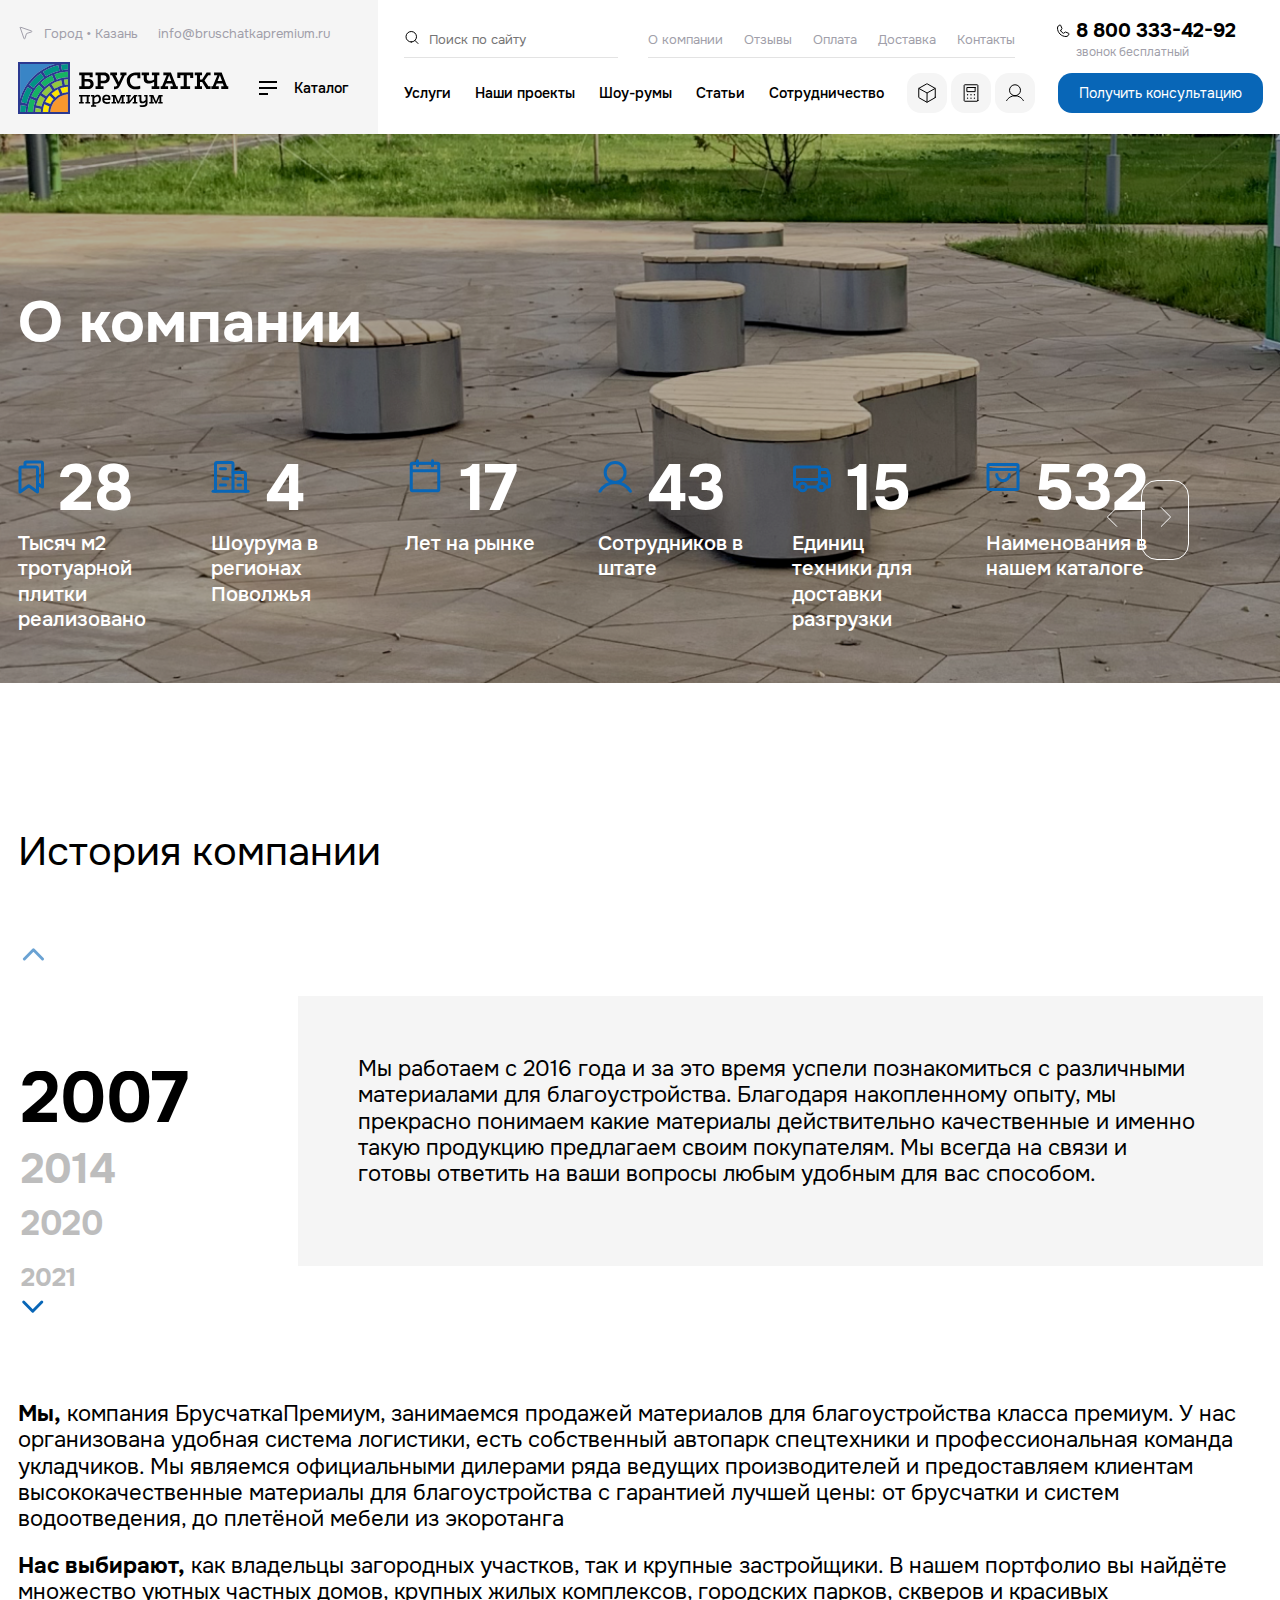
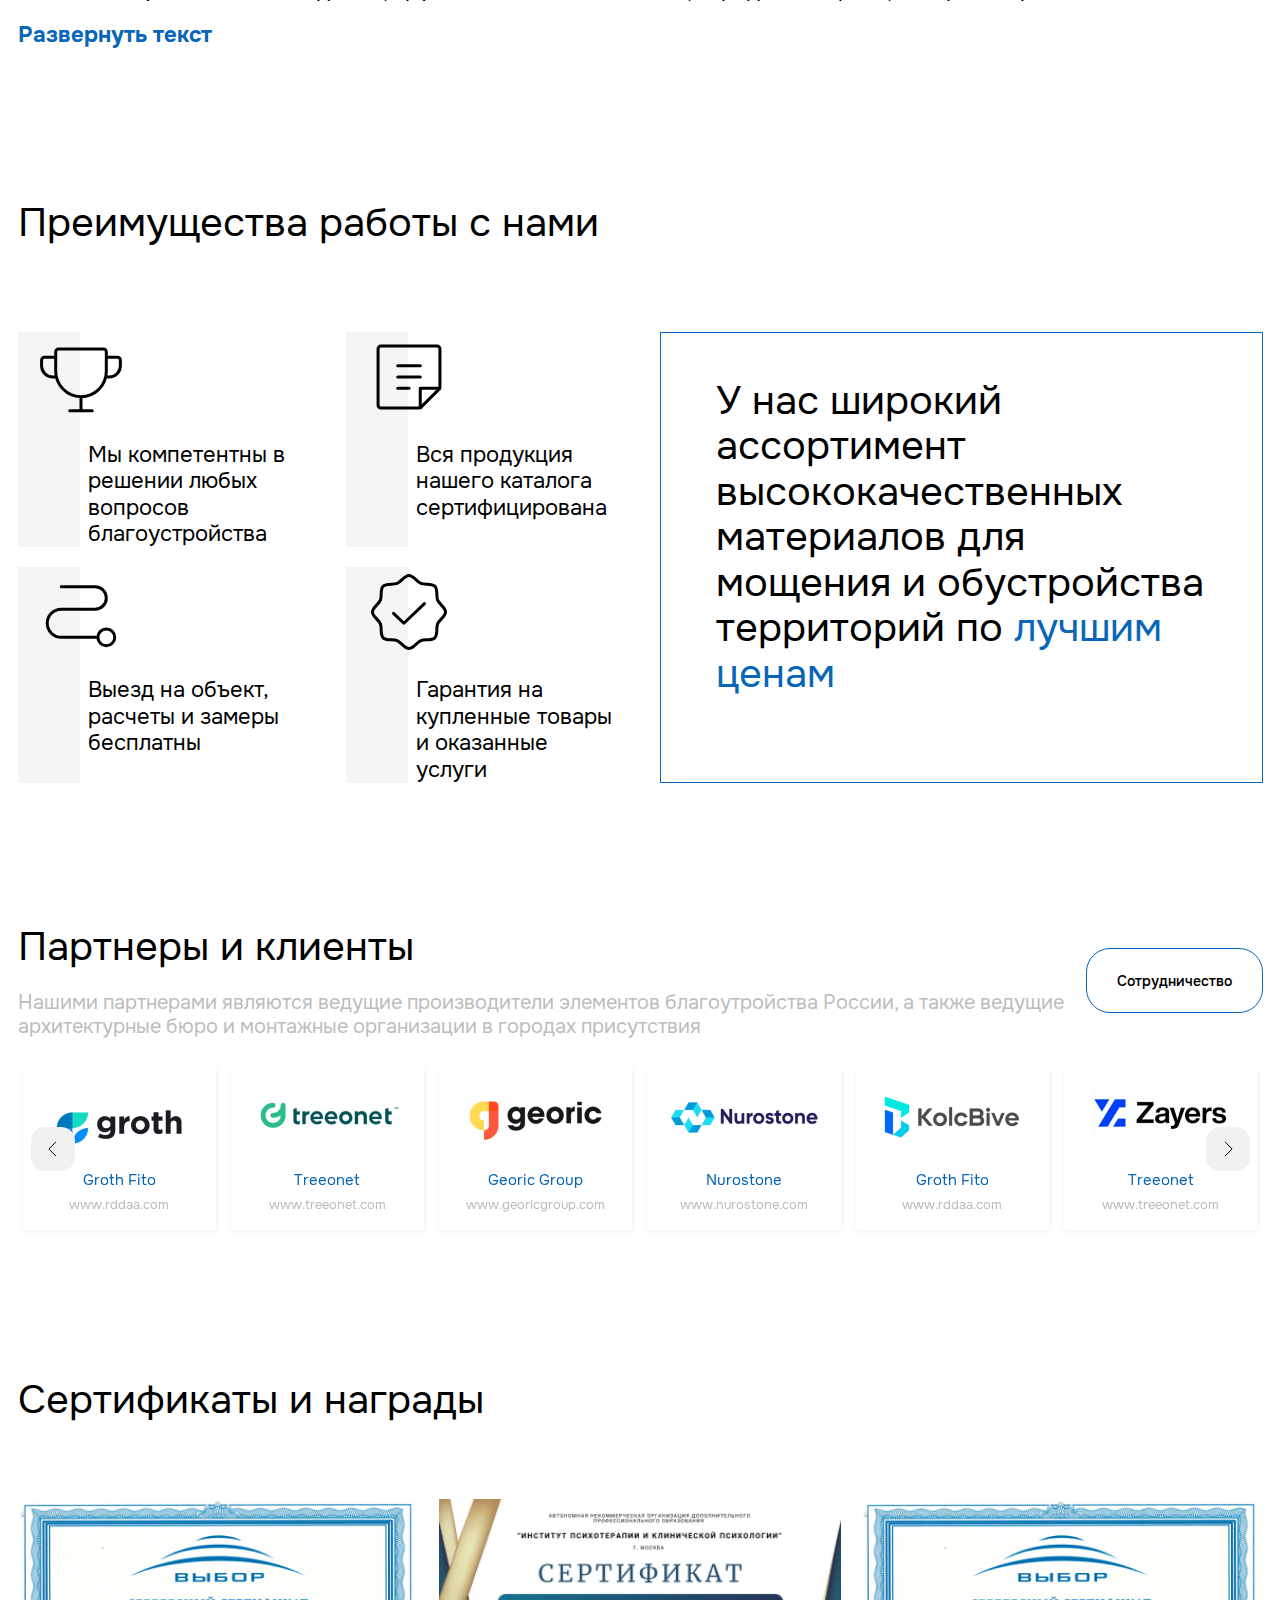
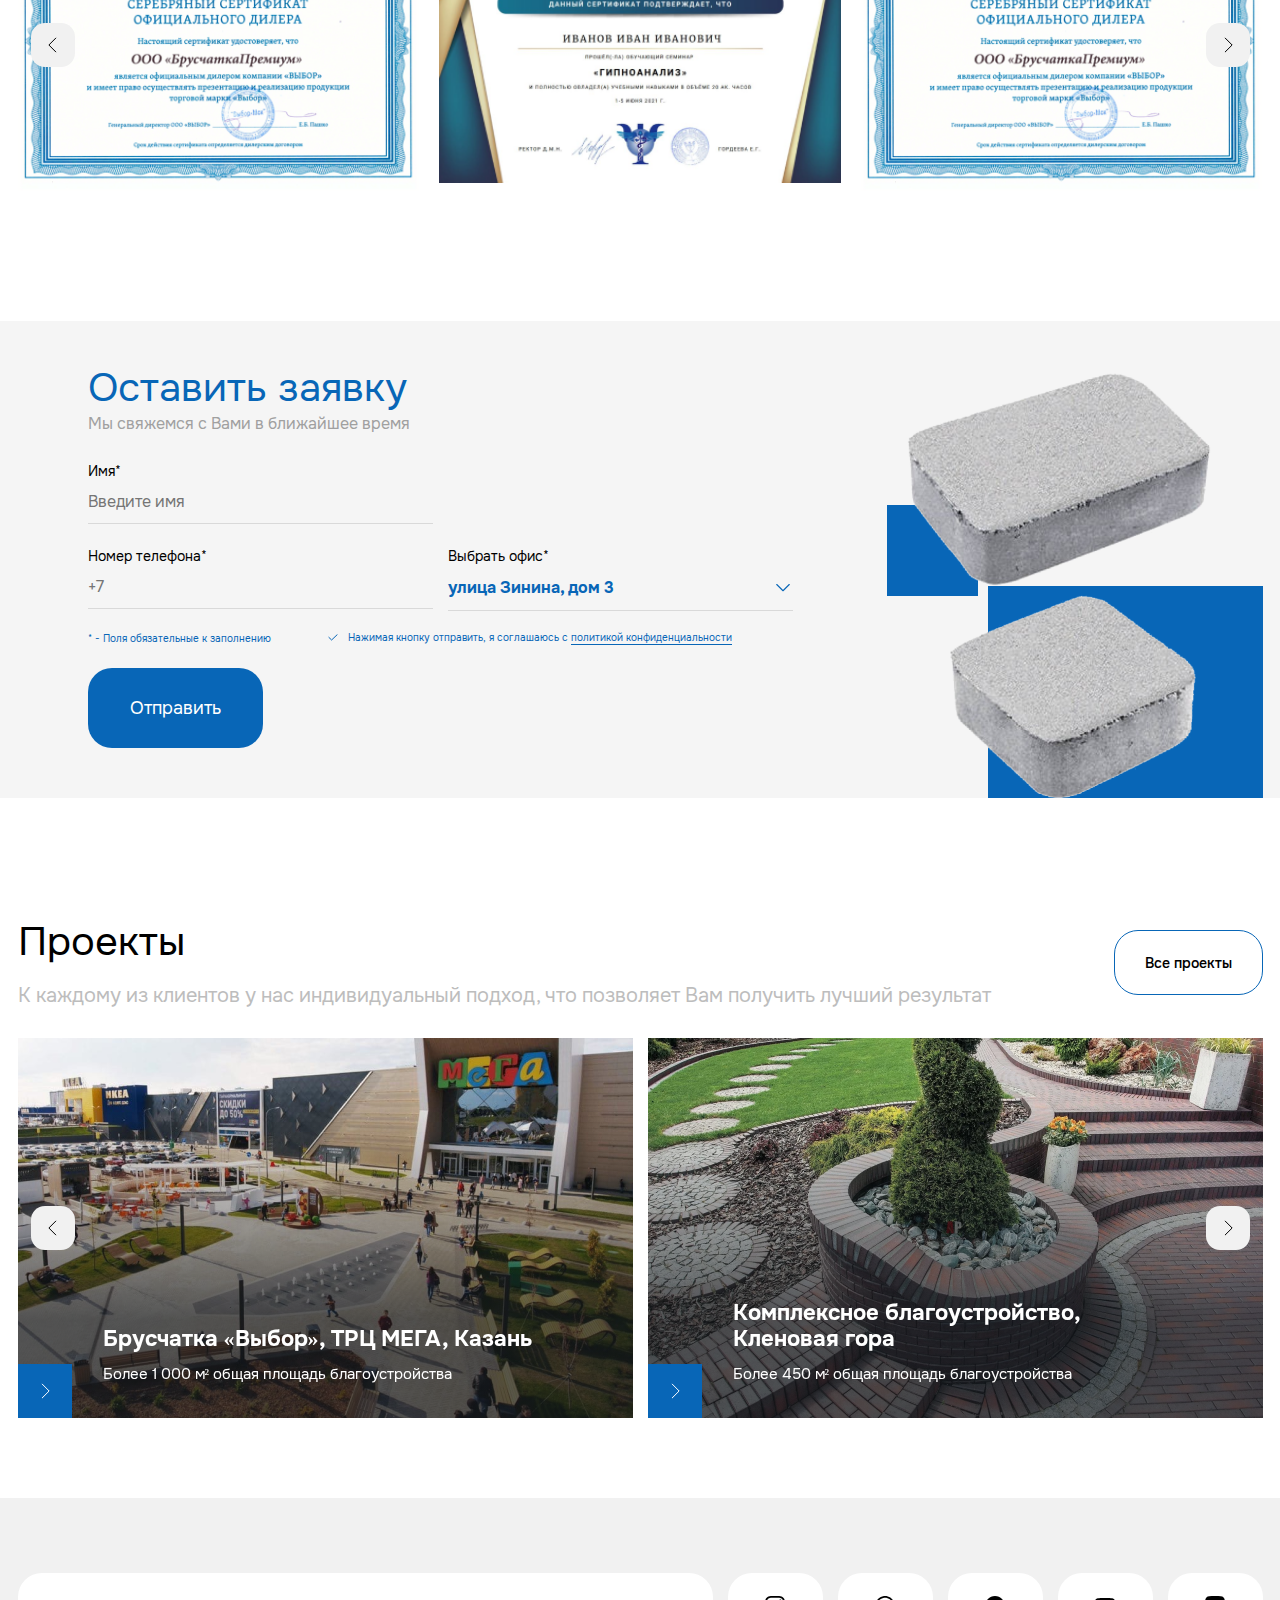
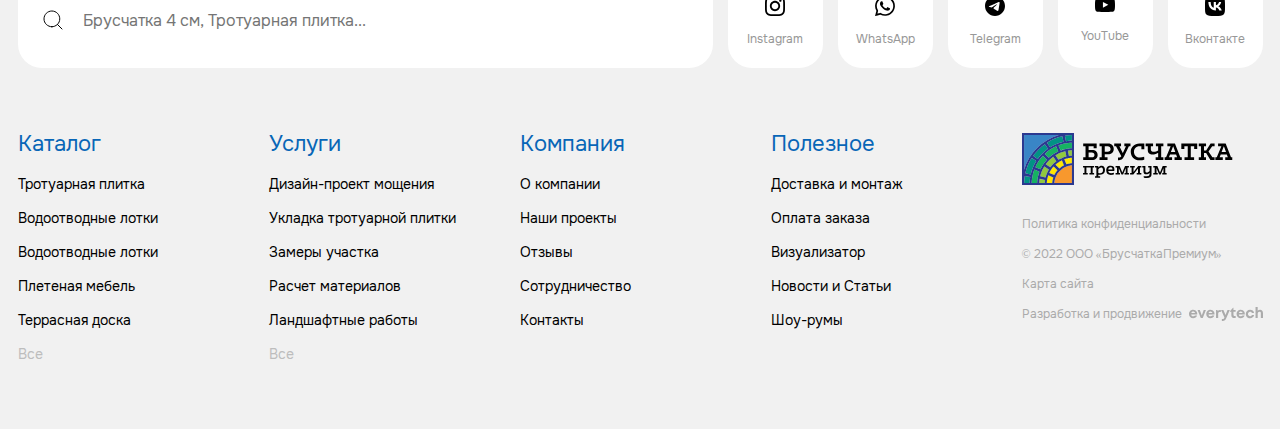
<file: about.html>
<!DOCTYPE html>
<html lang="ru">

<head>
	<title>О компании</title>
	<meta charset="UTF-8" />
	<meta name="format-detection" content="telephone=no" />
	<!-- <style>body{opacity: 0;}</style> -->
	<link rel="stylesheet" href="css/style.min.css?_v=20221225134704" />
	<link rel="shortcut icon" href="img/favicon/favicon.ico" />
	<!-- <meta name="robots" content="noindex, nofollow"> -->
	<meta name="viewport" content="width=device-width, initial-scale=1.0" />
	<link rel="apple-touch-icon" sizes="180x180" href="img/favicon//apple-touch-icon.png" />
	<link rel="icon" type="image/png" sizes="32x32" href="img/favicon//favicon-32x32.png" />
	<link rel="icon" type="image/png" sizes="16x16" href="img/favicon//favicon-16x16.png" />
	<link rel="manifest" href="img/favicon/site.webmanifest" />
	<meta name="msapplication-TileColor" content="#da532c" />
	<meta name="theme-color" content="#ffffff" />
</head>

<body>
	<div class="wrapper">
		<header class="header">
			<div class="header__container">
				<div class="header__wrapper">
					<div class="header__block _left">
						<div class="header__top-left-col">
							<button class="header__region-select">
								<svg width="16" height="16" viewBox="0 0 16 16" fill="none" xmlns="http://www.w3.org/2000/svg">
									<path d="M2.33683 2.97288L5.99965 13.5543C6.03414 13.654 6.09925 13.7402 6.18567 13.8006C6.27209 13.861 6.3754 13.8925 6.48082 13.8907C6.58625 13.8889 6.6884 13.8538 6.77267 13.7904C6.85694 13.727 6.91902 13.6386 6.95003 13.5378L8.42225 8.7531C8.44624 8.67516 8.48892 8.60426 8.54659 8.54659C8.60426 8.48892 8.67515 8.44624 8.7531 8.42226L13.5378 6.95003C13.6386 6.91902 13.727 6.85694 13.7904 6.77267C13.8538 6.6884 13.8889 6.58625 13.8907 6.48083C13.8925 6.3754 13.861 6.27209 13.8006 6.18567C13.7402 6.09925 13.654 6.03414 13.5543 5.99965L2.97288 2.33683C2.88421 2.30614 2.78869 2.30102 2.69725 2.32205C2.6058 2.34308 2.52212 2.38942 2.45577 2.45577C2.38942 2.52212 2.34308 2.6058 2.32205 2.69725C2.30102 2.78869 2.30614 2.88421 2.33683 2.97288V2.97288Z" stroke="#A19FAA" stroke-linecap="round" stroke-linejoin="round" />
								</svg>
								<span class="header__region-text">Город</span>
								<span class="header__region-value">
									Казань
								</span>
							</button>
							<a class="header__email" href="mailto:info@bruschatkapremium.ru">info@bruschatkapremium.ru</a>
						</div>
						<div class="header__middle-col">
							<div class="header__logo">
								<a href="#">
									<img src="img/icons/logo.svg" alt="">
								</a>
							</div>
							<button type="button" class="header__catalog">
								<i class="header__catalog-icon">
									<span></span>
								</i>
								Каталог
							</button>
						</div>
					</div>
					<div class="header__block _right">
						<div class="header__top-right-col">
							<div class="header__top-inner">
								<form class="header__search" action="#" autocomplete="off">
									<button class="header__search-icon">
										<svg width="16" height="16" viewBox="0 0 16 16" fill="none" xmlns="http://www.w3.org/2000/svg">
											<path d="M7.25 12.5C10.1495 12.5 12.5 10.1495 12.5 7.25C12.5 4.35051 10.1495 2 7.25 2C4.35051 2 2 4.35051 2 7.25C2 10.1495 4.35051 12.5 7.25 12.5Z" stroke="black" stroke-linecap="round" stroke-linejoin="round" />
											<path d="M10.9619 10.9624L13.9995 13.9999" stroke="black" stroke-linecap="round" stroke-linejoin="round" />
										</svg>
									</button>
									<input class="header__search-input" autocomplete="off" type="text" placeholder="Поиск по сайту">
								</form>
								<nav class="header__top-navbar">
									<a href="" class="header__top-navbar-link">
										О компании
									</a>
									<a href="" class="header__top-navbar-link">
										Отзывы
									</a>
									<a href="" class="header__top-navbar-link">
										Оплата
									</a>
									<a href="" class="header__top-navbar-link">
										Доставка
									</a>
									<a href="" class="header__top-navbar-link">
										Контакты
									</a>
								</nav>
							</div>


							<div class="header__phone">
								<div class="header__phone-icon">
									<svg width="16" height="16" viewBox="0 0 16 16" fill="none" xmlns="http://www.w3.org/2000/svg">
										<path d="M5.77977 7.80102C6.29842 8.86135 7.15792 9.71695 8.2206 10.2308C8.29835 10.2676 8.38436 10.2836 8.47015 10.2771C8.55595 10.2706 8.63857 10.2419 8.7099 10.1937L10.2746 9.15034C10.3438 9.1042 10.4235 9.07605 10.5063 9.06844C10.5891 9.06083 10.6725 9.074 10.749 9.10677L13.6763 10.3613C13.7757 10.4036 13.8588 10.477 13.9128 10.5705C13.9669 10.664 13.9892 10.7726 13.9762 10.8799C13.8837 11.6039 13.5304 12.2693 12.9826 12.7516C12.4347 13.2339 11.7299 13.5 11 13.5001C8.74566 13.5001 6.58365 12.6045 4.98959 11.0105C3.39553 9.41641 2.5 7.2544 2.5 5.00006C2.50004 4.27017 2.76612 3.56532 3.24843 3.01748C3.73073 2.46965 4.39618 2.1164 5.12019 2.02387C5.22745 2.01089 5.33602 2.03312 5.42955 2.08721C5.52307 2.1413 5.59649 2.22432 5.63873 2.32376L6.89439 5.25363C6.92687 5.32941 6.9401 5.41205 6.93291 5.49419C6.92572 5.57632 6.89833 5.65541 6.85318 5.7244L5.81341 7.31313C5.76608 7.3846 5.7381 7.46712 5.73221 7.55263C5.72631 7.63815 5.7427 7.72373 5.77977 7.80102V7.80102Z" stroke="black" stroke-linecap="round" stroke-linejoin="round" />
									</svg>
								</div>
								<div class="header__phone-wrap">
									<a class="header__phone-number" href="tel:+78003334292">8 800 333-42-92</a>
									<span>звонок бесплатный</span>
								</div>

							</div>

						</div>
						<div class="header__middle-right-col">
							<nav class="header__middle-navbar">
								<a href="" class="header__middle-navbar-link">
									Услуги
								</a>
								<a href="" class="header__middle-navbar-link">
									Наши проекты
								</a>
								<a href="" class="header__middle-navbar-link">
									Шоу-румы
								</a>
								<a href="" class="header__middle-navbar-link">
									Статьи
								</a>
								<a href="" class="header__middle-navbar-link">
									Сотрудничество
								</a>
							</nav>
							<div class="header__services-menu">
								<a href="" class="header__services-action-button _dely">
									<svg width="22" height="22" viewBox="0 0 22 22" fill="none" xmlns="http://www.w3.org/2000/svg">
										<path d="M19.25 15.2386V6.76147C19.25 6.63949 19.2175 6.51969 19.156 6.41439C19.0944 6.30909 19.0059 6.22207 18.8996 6.16227L11.3371 1.90836C11.2341 1.85048 11.1181 1.82007 11 1.82007C10.8819 1.82007 10.7659 1.85048 10.6629 1.90836L3.10045 6.16227C2.99412 6.22207 2.90563 6.30909 2.84404 6.41439C2.78246 6.51969 2.75 6.63949 2.75 6.76147V15.2386C2.75 15.3605 2.78246 15.4803 2.84404 15.5856C2.90563 15.6909 2.99412 15.778 3.10045 15.8378L10.6629 20.0917C10.7659 20.1496 10.8819 20.18 11 20.18C11.1181 20.18 11.2341 20.1496 11.3371 20.0917L18.8996 15.8378C19.0059 15.778 19.0944 15.6909 19.156 15.5856C19.2175 15.4803 19.25 15.3605 19.25 15.2386Z" stroke="black" stroke-linecap="round" stroke-linejoin="round" />
										<path d="M19.1552 6.41313L11.0816 11L2.84521 6.41235" stroke="black" stroke-linecap="round" stroke-linejoin="round" />
										<path d="M11.0817 11L11.001 20.18" stroke="black" stroke-linecap="round" stroke-linejoin="round" />
									</svg>
								</a>
								<a href="" class="header__services-action-button _calc">
									<svg width="22" height="22" viewBox="0 0 22 22" fill="none" xmlns="http://www.w3.org/2000/svg">
										<path d="M15.125 5.5H6.875V9.625H15.125V5.5Z" stroke="black" stroke-linecap="round" stroke-linejoin="round" />
										<path d="M17.875 18.5625V3.4375C17.875 3.0578 17.5672 2.75 17.1875 2.75L4.8125 2.75C4.4328 2.75 4.125 3.0578 4.125 3.4375L4.125 18.5625C4.125 18.9422 4.4328 19.25 4.8125 19.25H17.1875C17.5672 19.25 17.875 18.9422 17.875 18.5625Z" stroke="black" stroke-linecap="round" stroke-linejoin="round" />
										<path d="M7.5625 13.4062C7.9422 13.4062 8.25 13.0984 8.25 12.7188C8.25 12.3391 7.9422 12.0312 7.5625 12.0312C7.1828 12.0312 6.875 12.3391 6.875 12.7188C6.875 13.0984 7.1828 13.4062 7.5625 13.4062Z" fill="black" />
										<path d="M11 13.4062C11.3797 13.4062 11.6875 13.0984 11.6875 12.7188C11.6875 12.3391 11.3797 12.0312 11 12.0312C10.6203 12.0312 10.3125 12.3391 10.3125 12.7188C10.3125 13.0984 10.6203 13.4062 11 13.4062Z" fill="black" />
										<path d="M14.4375 13.4062C14.8172 13.4062 15.125 13.0984 15.125 12.7188C15.125 12.3391 14.8172 12.0312 14.4375 12.0312C14.0578 12.0312 13.75 12.3391 13.75 12.7188C13.75 13.0984 14.0578 13.4062 14.4375 13.4062Z" fill="black" />
										<path d="M7.5625 16.8438C7.9422 16.8438 8.25 16.5359 8.25 16.1562C8.25 15.7766 7.9422 15.4688 7.5625 15.4688C7.1828 15.4688 6.875 15.7766 6.875 16.1562C6.875 16.5359 7.1828 16.8438 7.5625 16.8438Z" fill="black" />
										<path d="M11 16.8438C11.3797 16.8438 11.6875 16.5359 11.6875 16.1562C11.6875 15.7766 11.3797 15.4688 11 15.4688C10.6203 15.4688 10.3125 15.7766 10.3125 16.1562C10.3125 16.5359 10.6203 16.8438 11 16.8438Z" fill="black" />
										<path d="M14.4375 16.8438C14.8172 16.8438 15.125 16.5359 15.125 16.1562C15.125 15.7766 14.8172 15.4688 14.4375 15.4688C14.0578 15.4688 13.75 15.7766 13.75 16.1562C13.75 16.5359 14.0578 16.8438 14.4375 16.8438Z" fill="black" />
									</svg>
								</a>
								<a href="" class="header__services-action-button _profile">
									<svg width="22" height="22" viewBox="0 0 22 22" fill="none" xmlns="http://www.w3.org/2000/svg">
										<path d="M11 13.75C14.0376 13.75 16.5 11.2876 16.5 8.25C16.5 5.21243 14.0376 2.75 11 2.75C7.96243 2.75 5.5 5.21243 5.5 8.25C5.5 11.2876 7.96243 13.75 11 13.75Z" stroke="black" stroke-linecap="round" stroke-linejoin="round" />
										<path d="M2.66309 18.5617C3.50833 17.0987 4.72371 15.8838 6.18711 15.0392C7.65052 14.1946 9.31042 13.75 11.0001 13.75C12.6897 13.75 14.3496 14.1947 15.813 15.0393C17.2764 15.8839 18.4917 17.0988 19.3369 18.5619" stroke="black" stroke-linecap="round" stroke-linejoin="round" />
									</svg>
								</a>
							</div>
							<button tytpe="button" class="header__callback">
								Получить консультацию
							</button>
						</div>

					</div>


					<div class="header__menu menu js-burger">
						<button type="button" class="menu__icon icon-menu"><span></span></button>
					</div>

					<button type="button" class="header__menu-search js-search">
						<svg width="25" height="25" viewBox="0 0 24 24">
							<path d="M10.602 15.905a5.305 5.305 0 01-5.298-5.3c0-2.923 2.377-5.3 5.298-5.3a5.305 5.305 0 015.298 5.3c0 2.922-2.377 5.3-5.298 5.3zm11.057 5.76a1.152 1.152 0 00.007-1.628l-4.924-4.968a7.554 7.554 0 001.462-4.464c0-4.193-3.41-7.605-7.602-7.605S3 6.412 3 10.605c0 4.192 3.41 7.605 7.602 7.605a7.55 7.55 0 004.518-1.504l4.91 4.953a1.152 1.152 0 001.63.007z"></path>
						</svg>
					</button>

					<div class="header__form-search">
						<form action="">
							<div class="header__form-search-wrap">
								<input autocomplete="off" type="text" placeholder="Поиск по сайту" class="header__form-search-input">
								<div class="header__form-search-control">
									<button type="submit" class="btn__search">
										<svg width="25" height="25" viewBox="0 0 16 16" fill="none" xmlns="http://www.w3.org/2000/svg">
											<path d="M7.24994 12.5C10.1494 12.5 12.4999 10.1495 12.4999 7.25C12.4999 4.35051 10.1494 2 7.24994 2C4.35044 2 1.99994 4.35051 1.99994 7.25C1.99994 10.1495 4.35044 12.5 7.24994 12.5Z" stroke="black" stroke-linecap="round" stroke-linejoin="round" />
											<path d="M10.962 10.9624L13.9996 13.9999" stroke="black" stroke-linecap="round" stroke-linejoin="round" />
										</svg>
									</button>
								</div>
								<button type="button" class="btn__close">
									<svg xmlns="http://www.w3.org/2000/svg" width="35" height="35" fill="currentColor" class="bi bi-x" viewBox="0 0 16 16">
										<path d="M4.646 4.646a.5.5 0 0 1 .708 0L8 7.293l2.646-2.647a.5.5 0 0 1 .708.708L8.707 8l2.647 2.646a.5.5 0 0 1-.708.708L8 8.707l-2.646 2.647a.5.5 0 0 1-.708-.708L7.293 8 4.646 5.354a.5.5 0 0 1 0-.708z" />
									</svg>
								</button>
							</div>

						</form>


					</div>


					<nav class="menu__body">
						<div class="menu__headline">
							Регион и поддержка
						</div>
						<ul class="menu__list">
							<li class="menu__item"><a href="" class="menu__link">
									<svg width="18" height="18" viewBox="0 0 18 18" fill="none" xmlns="http://www.w3.org/2000/svg">
										<path d="M2.62897 3.3444L6.74963 15.2485C6.78844 15.3606 6.86168 15.4576 6.95891 15.5256C7.05613 15.5935 7.17235 15.629 7.29096 15.627C7.40956 15.6249 7.52448 15.5854 7.61929 15.5141C7.71409 15.4428 7.78393 15.3433 7.81881 15.23L9.47507 9.84715C9.50205 9.75946 9.55007 9.6797 9.61494 9.61482C9.67982 9.54995 9.75958 9.50193 9.84727 9.47495L15.2301 7.81869C15.3435 7.78381 15.4429 7.71397 15.5142 7.61917C15.5855 7.52436 15.625 7.40945 15.6271 7.29084C15.6291 7.17223 15.5937 7.05601 15.5257 6.95879C15.4577 6.86156 15.3608 6.78832 15.2487 6.74951L3.34452 2.62885C3.24477 2.59432 3.13731 2.58855 3.03444 2.61221C2.93156 2.63588 2.83742 2.68801 2.76277 2.76265C2.68813 2.8373 2.636 2.93144 2.61234 3.03431C2.58867 3.13719 2.59444 3.24465 2.62897 3.3444V3.3444Z" stroke="black" stroke-linecap="round" stroke-linejoin="round" />
									</svg>
									<span>Казань</span></a></li>
							<li class="menu__item"><a href="mailto:info@bruschatkapremium.ru" class="menu__link">
									<svg width="18" height="18" viewBox="0 0 18 18" fill="none" xmlns="http://www.w3.org/2000/svg">
										<path d="M2.25 3.9375H15.75V13.5C15.75 13.6492 15.6907 13.7923 15.5852 13.8977C15.4798 14.0032 15.3367 14.0625 15.1875 14.0625H2.8125C2.66332 14.0625 2.52024 14.0032 2.41475 13.8977C2.30926 13.7923 2.25 13.6492 2.25 13.5V3.9375Z" stroke="black" stroke-linecap="round" stroke-linejoin="round" />
										<path d="M15.75 3.9375L9 10.125L2.25 3.9375" stroke="black" stroke-linecap="round" stroke-linejoin="round" />
									</svg>
									<span>info@bruschatkapremium.ru</span></a></li>

							<li class="menu__item"><a href="tel:+78003334292" class="menu__link">
									<svg width="18" height="18" viewBox="0 0 18 18" fill="none" xmlns="http://www.w3.org/2000/svg">
										<path d="M6.50224 8.77605C7.08572 9.96893 8.05266 10.9315 9.24818 11.5095C9.33565 11.551 9.4324 11.5689 9.52892 11.5616C9.62544 11.5543 9.71839 11.522 9.79863 11.4679L11.559 10.294C11.6368 10.2421 11.7264 10.2105 11.8196 10.2019C11.9127 10.1933 12.0066 10.2082 12.0926 10.245L15.3858 11.6564C15.4977 11.7039 15.5911 11.7865 15.652 11.8917C15.7128 11.997 15.7378 12.1191 15.7232 12.2398C15.6191 13.0543 15.2217 13.8029 14.6054 14.3455C13.9891 14.8881 13.1961 15.1874 12.375 15.1875C9.83887 15.1875 7.40661 14.18 5.61329 12.3867C3.81997 10.5934 2.8125 8.16111 2.8125 5.62498C2.81254 4.80385 3.11189 4.01089 3.65448 3.39458C4.19707 2.77826 4.94571 2.38086 5.76021 2.27677C5.88088 2.26216 6.00302 2.28717 6.10824 2.34802C6.21346 2.40887 6.29605 2.50227 6.34357 2.61414L7.75619 5.91024C7.79272 5.9955 7.80761 6.08847 7.79952 6.18087C7.79144 6.27327 7.76062 6.36224 7.70983 6.43985L6.54008 8.22718C6.48684 8.30758 6.45537 8.40042 6.44874 8.49662C6.4421 8.59283 6.46054 8.6891 6.50224 8.77605V8.77605Z" stroke="black" stroke-linecap="round" stroke-linejoin="round" />
									</svg>
									<span>8 800 333-42-92</span></a>
								<p>звонок бесплатный</p>
							</li>
						</ul>
						<div class="menu__headline">
							Профиль
						</div>
						<ul class="menu__list">
							<li class="menu__item"><a href="" class="menu__link">
									<svg width="18" height="18" viewBox="0 0 22 22" fill="none" xmlns="http://www.w3.org/2000/svg">
										<path d="M11 13.75C14.0376 13.75 16.5 11.2876 16.5 8.25C16.5 5.21243 14.0376 2.75 11 2.75C7.96243 2.75 5.5 5.21243 5.5 8.25C5.5 11.2876 7.96243 13.75 11 13.75Z" stroke="black" stroke-linecap="round" stroke-linejoin="round" />
										<path d="M2.66312 18.5617C3.50836 17.0987 4.72374 15.8838 6.18714 15.0392C7.65055 14.1946 9.31045 13.75 11.0001 13.75C12.6897 13.75 14.3496 14.1947 15.813 15.0393C17.2764 15.8839 18.4918 17.0988 19.337 18.5619" stroke="black" stroke-linecap="round" stroke-linejoin="round" />
									</svg>

									<span>Личный кабинет</span></a></li>
							<li class="menu__item"><a href="" class="menu__link">
									<svg width="18" height="18" viewBox="0 0 22 22" fill="none" xmlns="http://www.w3.org/2000/svg">
										<path d="M15.125 5.5H6.875V9.625H15.125V5.5Z" stroke="black" stroke-linecap="round" stroke-linejoin="round" />
										<path d="M17.875 18.5625V3.4375C17.875 3.0578 17.5672 2.75 17.1875 2.75L4.8125 2.75C4.4328 2.75 4.125 3.0578 4.125 3.4375L4.125 18.5625C4.125 18.9422 4.4328 19.25 4.8125 19.25H17.1875C17.5672 19.25 17.875 18.9422 17.875 18.5625Z" stroke="black" stroke-linecap="round" stroke-linejoin="round" />
										<path d="M7.5625 13.4062C7.9422 13.4062 8.25 13.0984 8.25 12.7188C8.25 12.3391 7.9422 12.0312 7.5625 12.0312C7.1828 12.0312 6.875 12.3391 6.875 12.7188C6.875 13.0984 7.1828 13.4062 7.5625 13.4062Z" fill="black" />
										<path d="M11 13.4062C11.3797 13.4062 11.6875 13.0984 11.6875 12.7188C11.6875 12.3391 11.3797 12.0312 11 12.0312C10.6203 12.0312 10.3125 12.3391 10.3125 12.7188C10.3125 13.0984 10.6203 13.4062 11 13.4062Z" fill="black" />
										<path d="M14.4375 13.4062C14.8172 13.4062 15.125 13.0984 15.125 12.7188C15.125 12.3391 14.8172 12.0312 14.4375 12.0312C14.0578 12.0312 13.75 12.3391 13.75 12.7188C13.75 13.0984 14.0578 13.4062 14.4375 13.4062Z" fill="black" />
										<path d="M7.5625 16.8438C7.9422 16.8438 8.25 16.5359 8.25 16.1562C8.25 15.7766 7.9422 15.4688 7.5625 15.4688C7.1828 15.4688 6.875 15.7766 6.875 16.1562C6.875 16.5359 7.1828 16.8438 7.5625 16.8438Z" fill="black" />
										<path d="M11 16.8438C11.3797 16.8438 11.6875 16.5359 11.6875 16.1562C11.6875 15.7766 11.3797 15.4688 11 15.4688C10.6203 15.4688 10.3125 15.7766 10.3125 16.1562C10.3125 16.5359 10.6203 16.8438 11 16.8438Z" fill="black" />
										<path d="M14.4375 16.8438C14.8172 16.8438 15.125 16.5359 15.125 16.1562C15.125 15.7766 14.8172 15.4688 14.4375 15.4688C14.0578 15.4688 13.75 15.7766 13.75 16.1562C13.75 16.5359 14.0578 16.8438 14.4375 16.8438Z" fill="black" />
									</svg>
									<span>Калькулятор</span></a></li>
							<li class="menu__item"><a href="" class="menu__link">
									<svg width="18" height="18" viewBox="0 0 22 22" fill="none" xmlns="http://www.w3.org/2000/svg">
										<path d="M19.25 15.2386V6.76147C19.25 6.63949 19.2175 6.51969 19.156 6.41439C19.0944 6.30909 19.0059 6.22207 18.8996 6.16227L11.3371 1.90836C11.2341 1.85048 11.1181 1.82007 11 1.82007C10.8819 1.82007 10.7659 1.85048 10.6629 1.90836L3.10045 6.16227C2.99412 6.22207 2.90563 6.30909 2.84404 6.41439C2.78246 6.51969 2.75 6.63949 2.75 6.76147V15.2386C2.75 15.3605 2.78246 15.4803 2.84404 15.5856C2.90563 15.6909 2.99412 15.778 3.10045 15.8378L10.6629 20.0917C10.7659 20.1496 10.8819 20.18 11 20.18C11.1181 20.18 11.2341 20.1496 11.3371 20.0917L18.8996 15.8378C19.0059 15.778 19.0944 15.6909 19.156 15.5856C19.2175 15.4803 19.25 15.3605 19.25 15.2386Z" stroke="black" stroke-linecap="round" stroke-linejoin="round" />
										<path d="M19.1552 6.41313L11.0816 11L2.84521 6.41235" stroke="black" stroke-linecap="round" stroke-linejoin="round" />
										<path d="M11.0816 11L11.0009 20.18" stroke="black" stroke-linecap="round" stroke-linejoin="round" />
									</svg>
									<span>Расчет доставки</span></a></li>
						</ul>
						<div class="menu__headline">
							Покупателям
						</div>
						<ul class="menu__list">
							<li class="menu__item"><a href="" class="menu__link">
									<span>О компании</span></a></li>
							<li class="menu__item"><a href="" class="menu__link">
									<span>Отзывы</span></a></li>
							<li class="menu__item"><a href="" class="menu__link">
									<span>Оплата</span></a></li>
							<li class="menu__item"><a href="" class="menu__link">
									<span>Доставка</span></a></li>
							<li class="menu__item"><a href="" class="menu__link">
									<span>Контакты</span></a></li>

						</ul>
						<div class="menu__headline">
							Компания
						</div>
						<ul class="menu__list">
							<li class="menu__item"><a href="" class="menu__link">
									<span>Услуги</span></a></li>
							<li class="menu__item"><a href="" class="menu__link">
									<span>Наши проекты</span></a></li>
							<li class="menu__item"><a href="" class="menu__link">
									<span>Шоу-румы</span></a></li>
							<li class="menu__item"><a href="" class="menu__link">
									<span>Статьи</span></a></li>
							<li class="menu__item"><a href="" class="menu__link">
									<span>Сотрудничество</span></a></li>



						</ul>

						<ul class="menu__list _bottom">

							<li class="menu__item">
								<button class="menu__link" type="button">Получить консультацию</button>
							</li>



						</ul>


					</nav>




				</div>


			</div>
		</header>
		<main class="page">

			<div class="about__slider-main swiper">
				<div class="about__wrapper swiper-wrapper">
					<div class="about__slide swiper-slide" style="background-image: url('img/slide-about/1.png')">
						<div class="about__slide-content __container">
							<div class="about__slide-wrap">
								<h1 class="about__slide-title">
									О компании
								</h1>
								<div class="about__features-row">
									<div class="about__features-item">
										<div class="about__features-top">
											<i class="about__features-icon">
												<svg width="26" height="34" viewBox="0 0 26 34" fill="none" xmlns="http://www.w3.org/2000/svg">
													<path d="M18.25 7H3.25C2.91848 7 2.60054 7.1317 2.36612 7.36612C2.1317 7.60054 2 7.91848 2 8.25V32L10.7488 25.75L19.5 32V8.25M18.25 7C18.5815 7 18.8995 7.1317 19.1339 7.36612C19.3683 7.60054 19.5 7.91848 19.5 8.25M18.25 7H7V3.25C7 2.91848 7.1317 2.60054 7.36612 2.36612C7.60054 2.1317 7.91848 2 8.25 2H23.25C23.5815 2 23.8995 2.1317 24.1339 2.36612C24.3683 2.60054 24.5 2.91848 24.5 3.25V27L19.5 23.429V8.25" stroke="#0866B7" stroke-width="3" stroke-linecap="round" stroke-linejoin="round" />
												</svg>
											</i>
											<h2 class="about__features-title">
												28
											</h2>
										</div>
										<p class="about__features-text">
											Тысяч м2 тротуарной плитки реализовано
										</p>
									</div>
									<div class="about__features-item">
										<div class="about__features-top">
											<i class="about__features-icon">
												<svg width="39" height="33" viewBox="0 0 39 33" fill="none" xmlns="http://www.w3.org/2000/svg">
													<path d="M2 30.75H37" stroke="#0866B7" stroke-width="3" stroke-linecap="round" stroke-linejoin="round" />
													<path d="M21.999 30.75V3.25C21.999 2.91848 21.8673 2.60054 21.6329 2.36612C21.3985 2.1317 21.0805 2 20.749 2H5.74902C5.4175 2 5.09956 2.1317 4.86514 2.36612C4.63072 2.60054 4.49902 2.91848 4.49902 3.25V30.75" stroke="#0866B7" stroke-width="3" stroke-linecap="round" stroke-linejoin="round" />
													<path d="M34.499 30.75V13.25C34.499 12.9185 34.3673 12.6005 34.1329 12.3661C33.8985 12.1317 33.5805 12 33.249 12H21.999" stroke="#0866B7" stroke-width="3" stroke-linecap="round" stroke-linejoin="round" />
													<path d="M9.49902 8.25H14.499" stroke="#0866B7" stroke-width="3" stroke-linecap="round" stroke-linejoin="round" />
													<path d="M11.999 18.25H16.999" stroke="#0866B7" stroke-width="3" stroke-linecap="round" stroke-linejoin="round" />
													<path d="M9.49902 24.5H14.499" stroke="#0866B7" stroke-width="3" stroke-linecap="round" stroke-linejoin="round" />
													<path d="M26.999 24.5H29.499" stroke="#0866B7" stroke-width="3" stroke-linecap="round" stroke-linejoin="round" />
													<path d="M26.999 18.25H29.499" stroke="#0866B7" stroke-width="3" stroke-linecap="round" stroke-linejoin="round" />
												</svg>
											</i>
											<h2 class="about__features-title">
												4
											</h2>
										</div>
										<p class="about__features-text">
											Шоурума в регионах Поволжья
										</p>
									</div>
									<div class="about__features-item">
										<div class="about__features-top">
											<i class="about__features-icon">
												<svg width="40" height="40" viewBox="0 0 40 40" fill="none" xmlns="http://www.w3.org/2000/svg">
													<path d="M27.5 3.75V8.75" stroke="#0866B7" stroke-width="3" stroke-linecap="round" stroke-linejoin="round" />
													<path d="M12.5 3.75V8.75" stroke="#0866B7" stroke-width="3" stroke-linecap="round" stroke-linejoin="round" />
													<path d="M33.75 7.5C33.75 6.80964 33.1904 6.25 32.5 6.25H7.5C6.80964 6.25 6.25 6.80964 6.25 7.5M33.75 7.5V32.5C33.75 33.1904 33.1904 33.75 32.5 33.75H7.5C6.80964 33.75 6.25 33.1904 6.25 32.5V7.5M33.75 7.5V13.75H6.25V7.5" stroke="#0866B7" stroke-width="3" stroke-linecap="round" stroke-linejoin="round" />
												</svg>
											</i>
											<h2 class="about__features-title">
												17
											</h2>
										</div>
										<p class="about__features-text">
											Лет на рынке
										</p>
									</div>
									<div class="about__features-item">
										<div class="about__features-top">
											<i class="about__features-icon">
												<svg width="34" height="33" viewBox="0 0 34 33" fill="none" xmlns="http://www.w3.org/2000/svg">
													<path d="M17.1582 22C22.6811 22 27.1582 17.5228 27.1582 12C27.1582 6.47715 22.6811 2 17.1582 2C11.6354 2 7.1582 6.47715 7.1582 12C7.1582 17.5228 11.6354 22 17.1582 22Z" stroke="#0866B7" stroke-width="3" stroke-miterlimit="10" />
													<path d="M2 30.7485C3.53681 28.0885 5.74658 25.8797 8.40732 24.344C11.0681 22.8084 14.0861 22 17.1581 22C20.2302 22 23.2482 22.8085 25.9089 24.3442C28.5696 25.8799 30.7794 28.0888 32.3161 30.7489" stroke="#0866B7" stroke-width="3" stroke-linecap="round" stroke-linejoin="round" />
												</svg>
											</i>
											<h2 class="about__features-title">
												43
											</h2>
										</div>
										<p class="about__features-text">
											Сотрудников в штате
										</p>
									</div>
									<div class="about__features-item">
										<div class="about__features-top">
											<i class="about__features-icon">
												<svg width="40" height="40" viewBox="0 0 40 40" fill="none" xmlns="http://www.w3.org/2000/svg">
													<path d="M37.5 18.75H27.5V12.5H34.1537C34.4035 12.5 34.6476 12.5749 34.8545 12.7149C35.0614 12.855 35.2215 13.0538 35.3143 13.2858L37.5 18.75Z" stroke="#0866B7" stroke-width="3" stroke-linecap="round" stroke-linejoin="round" />
													<path d="M2.5 22.5H27.5" stroke="#0866B7" stroke-width="3" stroke-linecap="round" stroke-linejoin="round" />
													<path d="M29.375 33.75C31.4461 33.75 33.125 32.0711 33.125 30C33.125 27.9289 31.4461 26.25 29.375 26.25C27.3039 26.25 25.625 27.9289 25.625 30C25.625 32.0711 27.3039 33.75 29.375 33.75Z" stroke="#0866B7" stroke-width="3" stroke-miterlimit="10" />
													<path d="M10.625 33.75C12.6961 33.75 14.375 32.0711 14.375 30C14.375 27.9289 12.6961 26.25 10.625 26.25C8.55393 26.25 6.875 27.9289 6.875 30C6.875 32.0711 8.55393 33.75 10.625 33.75Z" stroke="#0866B7" stroke-width="3" stroke-miterlimit="10" />
													<path d="M25.625 30H14.375" stroke="#0866B7" stroke-width="3" stroke-linecap="round" stroke-linejoin="round" />
													<path d="M6.875 30H3.75C3.41848 30 3.10054 29.8683 2.86612 29.6339C2.6317 29.3995 2.5 29.0815 2.5 28.75V11.25C2.5 10.9185 2.6317 10.6005 2.86612 10.3661C3.10054 10.1317 3.41848 10 3.75 10H27.5V26.7524" stroke="#0866B7" stroke-width="3" stroke-linecap="round" stroke-linejoin="round" />
													<path d="M27.5 26.7524V18.75H37.5V28.75C37.5 29.0815 37.3683 29.3995 37.1339 29.6339C36.8995 29.8683 36.5815 30 36.25 30H33.125" stroke="#0866B7" stroke-width="3" stroke-linecap="round" stroke-linejoin="round" />
												</svg>
											</i>
											<h2 class="about__features-title">
												15
											</h2>
										</div>
										<p class="about__features-text">
											Единиц техники для доставки разгрузки
										</p>
									</div>
									<div class="about__features-item">
										<div class="about__features-top">
											<i class="about__features-icon">
												<svg width="34" height="29" viewBox="0 0 34 29" fill="none" xmlns="http://www.w3.org/2000/svg">
													<path d="M32 3.25C32 2.55964 31.4404 2 30.75 2H3.25C2.55964 2 2 2.55964 2 3.25M32 3.25V25.75C32 26.4404 31.4404 27 30.75 27H3.25C2.55964 27 2 26.4404 2 25.75V3.25M32 3.25V7H2V3.25" stroke="#0866B7" stroke-width="3" stroke-linecap="round" stroke-linejoin="round" />
													<path d="M23.25 12C23.25 13.6576 22.5915 15.2473 21.4194 16.4194C20.2473 17.5915 18.6576 18.25 17 18.25C15.3424 18.25 13.7527 17.5915 12.5806 16.4194C11.4085 15.2473 10.75 13.6576 10.75 12" stroke="#0866B7" stroke-width="3" stroke-linecap="round" stroke-linejoin="round" />
												</svg>
											</i>
											<h2 class="about__features-title">
												532
											</h2>
										</div>
										<p class="about__features-text">
											Наименования в нашем каталоге
										</p>
									</div>

								</div>
							</div>
						</div>
					</div>
					<div class="about__slide swiper-slide" style="background-image: url('img/slide-about/1.png')">
						<div class="about__slide-content __container">
							<div class="about__slide-wrap">
								<h1 class="about__slide-title">
									О компании
								</h1>
								<div class="about__features-row">
									<div class="about__features-item">
										<div class="about__features-top">
											<i class="about__features-icon">
												<svg width="26" height="34" viewBox="0 0 26 34" fill="none" xmlns="http://www.w3.org/2000/svg">
													<path d="M18.25 7H3.25C2.91848 7 2.60054 7.1317 2.36612 7.36612C2.1317 7.60054 2 7.91848 2 8.25V32L10.7488 25.75L19.5 32V8.25M18.25 7C18.5815 7 18.8995 7.1317 19.1339 7.36612C19.3683 7.60054 19.5 7.91848 19.5 8.25M18.25 7H7V3.25C7 2.91848 7.1317 2.60054 7.36612 2.36612C7.60054 2.1317 7.91848 2 8.25 2H23.25C23.5815 2 23.8995 2.1317 24.1339 2.36612C24.3683 2.60054 24.5 2.91848 24.5 3.25V27L19.5 23.429V8.25" stroke="#0866B7" stroke-width="3" stroke-linecap="round" stroke-linejoin="round" />
												</svg>
											</i>
											<h2 class="about__features-title">
												28
											</h2>
										</div>
										<p class="about__features-text">
											Тысяч м2 тротуарной плитки реализовано
										</p>
									</div>
									<div class="about__features-item">
										<div class="about__features-top">
											<i class="about__features-icon">
												<svg width="39" height="33" viewBox="0 0 39 33" fill="none" xmlns="http://www.w3.org/2000/svg">
													<path d="M2 30.75H37" stroke="#0866B7" stroke-width="3" stroke-linecap="round" stroke-linejoin="round" />
													<path d="M21.999 30.75V3.25C21.999 2.91848 21.8673 2.60054 21.6329 2.36612C21.3985 2.1317 21.0805 2 20.749 2H5.74902C5.4175 2 5.09956 2.1317 4.86514 2.36612C4.63072 2.60054 4.49902 2.91848 4.49902 3.25V30.75" stroke="#0866B7" stroke-width="3" stroke-linecap="round" stroke-linejoin="round" />
													<path d="M34.499 30.75V13.25C34.499 12.9185 34.3673 12.6005 34.1329 12.3661C33.8985 12.1317 33.5805 12 33.249 12H21.999" stroke="#0866B7" stroke-width="3" stroke-linecap="round" stroke-linejoin="round" />
													<path d="M9.49902 8.25H14.499" stroke="#0866B7" stroke-width="3" stroke-linecap="round" stroke-linejoin="round" />
													<path d="M11.999 18.25H16.999" stroke="#0866B7" stroke-width="3" stroke-linecap="round" stroke-linejoin="round" />
													<path d="M9.49902 24.5H14.499" stroke="#0866B7" stroke-width="3" stroke-linecap="round" stroke-linejoin="round" />
													<path d="M26.999 24.5H29.499" stroke="#0866B7" stroke-width="3" stroke-linecap="round" stroke-linejoin="round" />
													<path d="M26.999 18.25H29.499" stroke="#0866B7" stroke-width="3" stroke-linecap="round" stroke-linejoin="round" />
												</svg>
											</i>
											<h2 class="about__features-title">
												4
											</h2>
										</div>
										<p class="about__features-text">
											Шоурума в регионах Поволжья
										</p>
									</div>
									<div class="about__features-item">
										<div class="about__features-top">
											<i class="about__features-icon">
												<svg width="40" height="40" viewBox="0 0 40 40" fill="none" xmlns="http://www.w3.org/2000/svg">
													<path d="M27.5 3.75V8.75" stroke="#0866B7" stroke-width="3" stroke-linecap="round" stroke-linejoin="round" />
													<path d="M12.5 3.75V8.75" stroke="#0866B7" stroke-width="3" stroke-linecap="round" stroke-linejoin="round" />
													<path d="M33.75 7.5C33.75 6.80964 33.1904 6.25 32.5 6.25H7.5C6.80964 6.25 6.25 6.80964 6.25 7.5M33.75 7.5V32.5C33.75 33.1904 33.1904 33.75 32.5 33.75H7.5C6.80964 33.75 6.25 33.1904 6.25 32.5V7.5M33.75 7.5V13.75H6.25V7.5" stroke="#0866B7" stroke-width="3" stroke-linecap="round" stroke-linejoin="round" />
												</svg>
											</i>
											<h2 class="about__features-title">
												17
											</h2>
										</div>
										<p class="about__features-text">
											Лет на рынке
										</p>
									</div>
									<div class="about__features-item">
										<div class="about__features-top">
											<i class="about__features-icon">
												<svg width="34" height="33" viewBox="0 0 34 33" fill="none" xmlns="http://www.w3.org/2000/svg">
													<path d="M17.1582 22C22.6811 22 27.1582 17.5228 27.1582 12C27.1582 6.47715 22.6811 2 17.1582 2C11.6354 2 7.1582 6.47715 7.1582 12C7.1582 17.5228 11.6354 22 17.1582 22Z" stroke="#0866B7" stroke-width="3" stroke-miterlimit="10" />
													<path d="M2 30.7485C3.53681 28.0885 5.74658 25.8797 8.40732 24.344C11.0681 22.8084 14.0861 22 17.1581 22C20.2302 22 23.2482 22.8085 25.9089 24.3442C28.5696 25.8799 30.7794 28.0888 32.3161 30.7489" stroke="#0866B7" stroke-width="3" stroke-linecap="round" stroke-linejoin="round" />
												</svg>
											</i>
											<h2 class="about__features-title">
												43
											</h2>
										</div>
										<p class="about__features-text">
											Сотрудникаов в штате
										</p>
									</div>
									<div class="about__features-item">
										<div class="about__features-top">
											<i class="about__features-icon">
												<svg width="40" height="40" viewBox="0 0 40 40" fill="none" xmlns="http://www.w3.org/2000/svg">
													<path d="M37.5 18.75H27.5V12.5H34.1537C34.4035 12.5 34.6476 12.5749 34.8545 12.7149C35.0614 12.855 35.2215 13.0538 35.3143 13.2858L37.5 18.75Z" stroke="#0866B7" stroke-width="3" stroke-linecap="round" stroke-linejoin="round" />
													<path d="M2.5 22.5H27.5" stroke="#0866B7" stroke-width="3" stroke-linecap="round" stroke-linejoin="round" />
													<path d="M29.375 33.75C31.4461 33.75 33.125 32.0711 33.125 30C33.125 27.9289 31.4461 26.25 29.375 26.25C27.3039 26.25 25.625 27.9289 25.625 30C25.625 32.0711 27.3039 33.75 29.375 33.75Z" stroke="#0866B7" stroke-width="3" stroke-miterlimit="10" />
													<path d="M10.625 33.75C12.6961 33.75 14.375 32.0711 14.375 30C14.375 27.9289 12.6961 26.25 10.625 26.25C8.55393 26.25 6.875 27.9289 6.875 30C6.875 32.0711 8.55393 33.75 10.625 33.75Z" stroke="#0866B7" stroke-width="3" stroke-miterlimit="10" />
													<path d="M25.625 30H14.375" stroke="#0866B7" stroke-width="3" stroke-linecap="round" stroke-linejoin="round" />
													<path d="M6.875 30H3.75C3.41848 30 3.10054 29.8683 2.86612 29.6339C2.6317 29.3995 2.5 29.0815 2.5 28.75V11.25C2.5 10.9185 2.6317 10.6005 2.86612 10.3661C3.10054 10.1317 3.41848 10 3.75 10H27.5V26.7524" stroke="#0866B7" stroke-width="3" stroke-linecap="round" stroke-linejoin="round" />
													<path d="M27.5 26.7524V18.75H37.5V28.75C37.5 29.0815 37.3683 29.3995 37.1339 29.6339C36.8995 29.8683 36.5815 30 36.25 30H33.125" stroke="#0866B7" stroke-width="3" stroke-linecap="round" stroke-linejoin="round" />
												</svg>
											</i>
											<h2 class="about__features-title">
												15
											</h2>
										</div>
										<p class="about__features-text">
											Единиц техники для доставкии разгрузки
										</p>
									</div>
									<div class="about__features-item">
										<div class="about__features-top">
											<i class="about__features-icon">
												<svg width="34" height="29" viewBox="0 0 34 29" fill="none" xmlns="http://www.w3.org/2000/svg">
													<path d="M32 3.25C32 2.55964 31.4404 2 30.75 2H3.25C2.55964 2 2 2.55964 2 3.25M32 3.25V25.75C32 26.4404 31.4404 27 30.75 27H3.25C2.55964 27 2 26.4404 2 25.75V3.25M32 3.25V7H2V3.25" stroke="#0866B7" stroke-width="3" stroke-linecap="round" stroke-linejoin="round" />
													<path d="M23.25 12C23.25 13.6576 22.5915 15.2473 21.4194 16.4194C20.2473 17.5915 18.6576 18.25 17 18.25C15.3424 18.25 13.7527 17.5915 12.5806 16.4194C11.4085 15.2473 10.75 13.6576 10.75 12" stroke="#0866B7" stroke-width="3" stroke-linecap="round" stroke-linejoin="round" />
												</svg>
											</i>
											<h2 class="about__features-title">
												532
											</h2>
										</div>
										<p class="about__features-text">
											Наименования в нашем каталоге
										</p>
									</div>

								</div>
							</div>
						</div>
					</div>
				</div>

				<div class="main__slide-control">
					<button type="button" class="main__slide-prev prev">
						<svg width="30" height="30" viewBox="0 0 30 30" fill="none" xmlns="http://www.w3.org/2000/svg">
							<path d="M18.75 24.375L9.375 15L18.75 5.625" stroke="white" stroke-linecap="round" stroke-linejoin="round" />
						</svg>
					</button>
					<button type="button" class="main__slide-next next">
						<svg width="30" height="30" viewBox="0 0 30 30" fill="none" xmlns="http://www.w3.org/2000/svg">
							<path d="M11.25 5.625L20.625 15L11.25 24.375" stroke="white" stroke-linecap="round" stroke-linejoin="round" />
						</svg>
					</button>
				</div>
			</div>
			</section>
			<section class="history">
				<div class="history__container">
					<h5 class="title-main">
						История компании
					</h5>

					<div class="history__row">
						<div class="history-date__col">
							<button type="button" class="history-date__prev prev1">
								<svg width="31" height="31" viewBox="0 0 31 31" fill="none" xmlns="http://www.w3.org/2000/svg">
									<path d="M6.59375 19.043L15.9688 9.52148L25.3438 19.043" stroke="#0866B7" stroke-width="3" stroke-linecap="round" stroke-linejoin="round" />
								</svg>
							</button>
							<div class="history-date__thumbs">
								<div class="history-date__slider swiper">
									<ul class="history-date__wrapper swiper-wrapper">
										<li class="history-date__slide swiper-slide">
											<span>2007</span>
										</li>
										<div class="history-date__slide swiper-slide">
											<span>2014</span>
										</div>
										<li class="history-date__slide swiper-slide">
											<span>2020</span>
										</li>
										<li class="history-date__slide swiper-slide">
											<span>2021</span>
										</li>
										<li class="history-date__slide swiper-slide">
											<span>2022</span>
										</li>

									</ul>
								</div>
							</div>
							<button type="button" class="history-date__next next1">
								<svg width="31" height="31" viewBox="0 0 31 31" fill="none" xmlns="http://www.w3.org/2000/svg">
									<path d="M24.6094 11.8945L15.2344 21.416L5.85938 11.8945" stroke="#0866B7" stroke-width="3" stroke-linecap="round" stroke-linejoin="round" />
								</svg>
							</button>
						</div>

						<div class="history-block__slider swiper">
							<div class="history-block__wrapper swiper-wrapper">
								<div class="history-block__slide swiper-slide">
									<p class="history-block__text">
										Мы работаем с 2016 года и за это время успели познакомиться с
										различными материалами для благоустройства. Благодаря накопленному
										опыту, мы прекрасно понимаем какие материалы действительно
										качественные и именно такую продукцию предлагаем своим покупателям.
										Мы всегда на связи и готовы ответить на ваши вопросы любым удобным
										для вас способом.
									</p>
								</div>
								<div class="history-block__slide swiper-slide">
									<p class="history-block__text">
										Мы работаем с 2016 года и за это время успели познакомиться с
										различными материалами для благоустройства. Благодаря накопленному
										опыту, мы прекрасно понимаем какие материалы действительно
										качественные и именно такую продукцию предлагаем своим покупателям.
										Мы всегда на связи и готовы ответить на ваши вопросы любым удобным
										для вас способом.
									</p>
								</div>
								<div class="history-block__slide swiper-slide">
									<p class="history-block__text">
										Мы работаем с 2016 года и за это время успели познакомиться с
										различными материалами для благоустройства. Благодаря накопленному
										опыту, мы прекрасно понимаем какие материалы действительно
										качественные и именно такую продукцию предлагаем своим покупателям.
										Мы всегда на связи и готовы ответить на ваши вопросы любым удобным
										для вас способом.
									</p>
								</div>
								<div class="history-block__slide swiper-slide">
									<p class="history-block__text">
										Мы работаем с 2016 года и за это время успели познакомиться с
										различными материалами для благоустройства. Благодаря накопленному
										опыту, мы прекрасно понимаем какие материалы действительно
										качественные и именно такую продукцию предлагаем своим покупателям.
										Мы всегда на связи и готовы ответить на ваши вопросы любым удобным
										для вас способом.
									</p>
								</div>
								<div class="history-block__slide swiper-slide">
									<p class="history-block__text">
										Мы работаем с 2016 года и за это время успели познакомиться с
										различными материалами для благоустройства. Благодаря накопленному
										опыту, мы прекрасно понимаем какие материалы действительно
										качественные и именно такую продукцию предлагаем своим покупателям.
										Мы всегда на связи и готовы ответить на ваши вопросы любым удобным
										для вас способом.
									</p>
								</div>

							</div>
						</div>
					</div>

					<div class="history__showmore">
						<div data-showmore class="block">
							<div data-showmore-content class="block__content">
								<p>
									<b>Мы,</b> компания БрусчаткаПремиум, занимаемся продажей материалов для благоустройства класса премиум. У нас организована удобная система логистики, есть собственный автопарк спецтехники и профессиональная команда укладчиков. Мы являемся официальными дилерами ряда ведущих производителей и предоставляем клиентам высококачественные материалы для благоустройства с гарантией лучшей цены: от брусчатки и систем водоотведения, до плетёной мебели из экоротанга
								</p>

								<p>
									<b>Нас выбирают,</b> как владельцы загородных участков, так и крупные застройщики. В нашем портфолио вы найдёте множество уютных частных домов, крупных жилых комплексов, городских парков, скверов и красивых муниципальных объектов на территории республик Татарстан, Чувашия, Башкирия и Ульяновской области.
								</p>

								<p>
									К нам обращаются, когда ищут качественные решения для благоустройства, а также когда хотят получить комплекс работ «под ключ». Нам вы можете доверить все задачи на вашем участке: создание ландшафтного проекта, консультация по выбору материалов, оперативная доставка, качественная разгрузка и, конечно же, укладка брусчатки, систем водоотведения и даже установка уличной мебели.
								</p>

							</div>
							<button hidden data-showmore-button type="button" class="block__more"><span>Развернуть текст</span><span>Скрыть</span></button>
						</div>
					</div>

				</div>
			</section>

			<section class="advantage">
				<div class="advantage__container">
					<h3 class="title-main">
						Преимущества работы с нами
					</h3>
					<div class="advantage__row">
						<div class="advantage__items">
							<div class="advantage__item">
								<i class="advantage__item-icon">
									<img src="img/icons/Trophy.svg" alt="">
								</i>
								<p class="advantage__text">
									Мы компетентны в решении любых вопросов благоустройства
								</p>
							</div>
							<div class="advantage__item">
								<i class="advantage__item-icon">
									<img src="img/icons/Note.svg" alt="">
								</i>
								<p class="advantage__text">
									Вся продукция нашего каталога сертифицирована
								</p>
							</div>
							<div class="advantage__item">
								<i class="advantage__item-icon">
									<img src="img/icons/Path.svg" alt="">
								</i>
								<p class="advantage__text">
									Выезд на объект, расчеты и замеры
									бесплатны
								</p>
							</div>
							<div class="advantage__item">
								<i class="advantage__item-icon">
									<img src="img/icons/CircleWavyCheck.svg" alt="">
								</i>
								<p class="advantage__text">
									Гарантия на купленные товары и оказанные услуги
								</p>
							</div>
						</div>
						<div class="advantage__block">
							<p class="advantage__block-text">
								У нас широкий ассортимент высококачественных материалов для мощения и обустройства территорий по <b>лучшим ценам</b>
							</p>
						</div>
					</div>
				</div>
			</section>


			<section class="brand">
				<div class="brand__container">
					<div class="brand__heading section__heading">
						<div class="section__heading-wrap">
							<h4 class="title-main">Партнеры и клиенты</h4>
							<p class="text-section">
								Нашими партнерами являются ведущие производители элементов благоутройства России, а также ведущие архитектурные бюро и монтажные организации в городах присутствия
							</p>
						</div>
						<div class="section__link">
							<a href="" class="link__blue"> Сотрудничество </a>
						</div>
					</div>

					<div class="brand__slider-container">
						<div class="brand__slider swiper">
							<div class="brand__wrapper swiper-wrapper">
								<div class="brand__slide swiper-slide">
									<div class="brand__slide-logo">
										<img src="img/brand/1.png" alt="" />
									</div>
									<h5 class="brand__slide-title">Groth Fito</h5>
									<a href="" class="brand__slide-site">www.rddaa.com</a>
								</div>
								<div class="brand__slide swiper-slide">
									<div class="brand__slide-logo">
										<img src="img/brand/2.png" alt="" />
									</div>
									<h5 class="brand__slide-title">Treeonet</h5>
									<a href="" class="brand__slide-site">www.treeonet.com</a>
								</div>
								<div class="brand__slide swiper-slide">
									<div class="brand__slide-logo">
										<img src="img/brand/3.png" alt="" />
									</div>
									<h5 class="brand__slide-title">Georic Group</h5>
									<a href="" class="brand__slide-site">www.georicgroup.com</a>
								</div>
								<div class="brand__slide swiper-slide">
									<div class="brand__slide-logo">
										<img src="img/brand/4.png" alt="" />
									</div>
									<h5 class="brand__slide-title">Nurostone</h5>
									<a href="" class="brand__slide-site">www.nurostone.com</a>
								</div>
								<div class="brand__slide swiper-slide">
									<div class="brand__slide-logo">
										<img src="img/brand/5.png" alt="" />
									</div>
									<h5 class="brand__slide-title">Groth Fito</h5>
									<a href="" class="brand__slide-site">www.rddaa.com</a>
								</div>
								<div class="brand__slide swiper-slide">
									<div class="brand__slide-logo">
										<img src="img/brand/6.png" alt="" />
									</div>
									<h5 class="brand__slide-title">Treeonet</h5>
									<a href="" class="brand__slide-site">www.treeonet.com</a>
								</div>
								<div class="brand__slide swiper-slide">
									<div class="brand__slide-logo">
										<img src="img/brand/1.png" alt="" />
									</div>
									<h5 class="brand__slide-title">Groth Fito</h5>
									<a href="" class="brand__slide-site">www.rddaa.com</a>
								</div>
							</div>

							<div class="swiper-pagination"></div>
						</div>

						<button type="button" class="slider-button__prev prev2">
							<svg width="22" height="22" viewBox="0 0 22 22" fill="none" xmlns="http://www.w3.org/2000/svg">
								<path d="M13.75 4.125L6.875 11L13.75 17.875" stroke="black" stroke-linecap="round" stroke-linejoin="round" />
							</svg>
						</button>
						<button type="button" class="slider-button__next next2">
							<svg width="22" height="22" viewBox="0 0 22 22" fill="none" xmlns="http://www.w3.org/2000/svg">
								<path d="M8.25 4.125L15.125 11L8.25 17.875" stroke="black" stroke-linecap="round" stroke-linejoin="round" />
							</svg>
						</button>
					</div>

				</div>
			</section>
			<section class="certificate">
				<div class="certificate__container">
					<h4 class="title-main">
						Сертификаты и награды
					</h4>
					<div class="certificate__slider-container">
						<div class="certificate__slider swiper">
							<div class="certificate__wrapper swiper-wrapper">
								<div class="certificate__slide swiper-slide">
									<img src="img/certificate/1.png" alt="">
								</div>
								<div class="certificate__slide swiper-slide">
									<img src="img/certificate/2.png" alt="">
								</div>
								<div class="certificate__slide swiper-slide">
									<img src="img/certificate/3.png" alt="">
								</div>
								<div class="certificate__slide swiper-slide">
									<img src="img/certificate/1.png" alt="">
								</div>
							</div>
							<button type="button" class="slider-button__prev prev1">
								<svg width="22" height="22" viewBox="0 0 22 22" fill="none" xmlns="http://www.w3.org/2000/svg">
									<path d="M13.75 4.125L6.875 11L13.75 17.875" stroke="black" stroke-linecap="round" stroke-linejoin="round" />
								</svg>
							</button>
							<button type="button" class="slider-button__next next1">
								<svg width="22" height="22" viewBox="0 0 22 22" fill="none" xmlns="http://www.w3.org/2000/svg">
									<path d="M8.25 4.125L15.125 11L8.25 17.875" stroke="black" stroke-linecap="round" stroke-linejoin="round" />
								</svg>
							</button>

						</div>

					</div>
				</div>
			</section>
			<section class="form-request form-section">
				<div class="form-request__container">
					<div class="form-request__inner">
						<div class="form-request__headline">
							<h2 class="form-request__title">
								Оставить заявку
							</h2>
							<p class="form-request__text">
								Мы свяжемся с Вами в ближайшее время
							</p>
						</div>
						<div class="form-request__row">
							<div class="form-request__wrap">
								<form action="">
									<div class="form-request__grid">
										<div class="form-request__group">
											<label for="">Имя*</label>
											<input autocomplete="off" type="text" placeholder="Введите имя" class="form-request__input">
										</div>
										<div class="form-request__group"></div>
										<div class="form-request__group">
											<label for="">Номер телефона*</label>
											<input autocomplete="off" type="text" placeholder="+7" class="form-request__input phone-mask">
										</div>
										<div class="form-request__group">
											<label for="">Выбрать офис*</label>
											<select name="form[]" class="form">
												<option value="1" selected>улица Зинина, дом 3</option>
												<option value="2">улица Гаврилова, дом 77</option>
												<option value="3">ул. Ярославская, д. 29</option>
											</select>
										</div>
									</div>
									<div class="form-request__check">
										<span class="form-request__check-fields">* - Поля обязательные к заполнению</span>
										<div class="checkbox">
											<input id="c_1" data-error="Ошибка" class="checkbox__input" type="checkbox" value="1" name="form[]" checked>

											<label for="c_1" class="checkbox__label"><span class="checkbox__text">Нажимая кнопку отправить, я соглашаюсь с <a href="">политикой конфиденциальности</a></span></label>
										</div>
									</div>


									<div class="form-request__bottom">
										<button class="btn__blue" type="submit">Отправить</button>
								</form>
							</div>
						</div>
						<div class="form-request__picture">
							<img src="img/form/2.png" alt="">
						</div>
					</div>
				</div>
	</div>
	</section>
	<div class="projects">
		<div class="projects__container">

			<div class="projects__heading section__heading">
				<div class="section__heading-wrap">
					<h4 class="title-main">Проекты</h4>
					<p class="text-section">
						К каждому из клиентов у нас индивидуальный подход, что позволяет Вам
						получить лучший результат
					</p>
				</div>
				<div class="section__link">
					<a href="" class="link__blue">
						Все проекты
					</a>
				</div>
			</div>


			<div class="projects__slider-container">
				<div class="projects__slider swiper">
					<div class="projects__wrapper swiper-wrapper">
						<div class="projects__slide swiper-slide">
							<img src="img/projects/1.png" alt="">
							<div class="projects__slide-wrap">
								<a href="" class="projects__link"></a>
								<div class="projects__slide-info">
									<h2 class="projects__slide-title">
										Брусчатка «Выбор», ТРЦ МЕГА, Казань
									</h2>
									<p class="projects__slide-text">
										Более 1 000 м² общая площадь благоустройства
									</p>
								</div>
							</div>
						</div>
						<div class="projects__slide swiper-slide">
							<img src="img/projects/2.png" alt="">
							<div class="projects__slide-wrap">
								<a href="" class="projects__link"></a>
								<div class="projects__slide-info">
									<h2 class="projects__slide-title">
										Комплексное благоустройство, Кленовая гора
									</h2>
									<p class="projects__slide-text">
										Более 450 м² общая площадь благоустройства
									</p>
								</div>
							</div>
						</div>
						<div class="projects__slide swiper-slide">
							<img src="img/projects/1.png" alt="">
							<div class="projects__slide-wrap">
								<a href="" class="projects__link"></a>
								<div class="projects__slide-info">
									<h2 class="projects__slide-title">
										Брусчатка «Выбор», ТРЦ МЕГА, Казань
									</h2>
									<p class="projects__slide-text">
										Более 1 000 м² общая площадь благоустройства
									</p>
								</div>
							</div>
						</div>
						<div class="projects__slide swiper-slide">
							<img src="img/projects/2.png" alt="">
							<div class="projects__slide-wrap">
								<a href="" class="projects__link"></a>
								<div class="projects__slide-info">
									<h2 class="projects__slide-title">
										Комплексное благоустройство, Кленовая гора
									</h2>
									<p class="projects__slide-text">
										Более 450 м² общая площадь благоустройства
									</p>
								</div>
							</div>
						</div>
					</div>

					<button type="button" class="slider-button__prev prev1">
						<svg width="22" height="22" viewBox="0 0 22 22" fill="none" xmlns="http://www.w3.org/2000/svg">
							<path d="M13.75 4.125L6.875 11L13.75 17.875" stroke="black" stroke-linecap="round" stroke-linejoin="round" />
						</svg>
					</button>
					<button type="button" class="slider-button__next next1">
						<svg width="22" height="22" viewBox="0 0 22 22" fill="none" xmlns="http://www.w3.org/2000/svg">
							<path d="M8.25 4.125L15.125 11L8.25 17.875" stroke="black" stroke-linecap="round" stroke-linejoin="round" />
						</svg>
					</button>
				</div>
			</div>
		</div>
	</div>
	</main>
	<footer class="footer">
		<div class="footer__container">
			<div class="footer__top">
				<div class="footer__search">
					<form action="">
						<div class="footer__search-group">
							<svg width="24" height="24" viewBox="0 0 24 24" fill="none" xmlns="http://www.w3.org/2000/svg">
								<path d="M10.875 18.75C15.2242 18.75 18.75 15.2242 18.75 10.875C18.75 6.52576 15.2242 3 10.875 3C6.52576 3 3 6.52576 3 10.875C3 15.2242 6.52576 18.75 10.875 18.75Z" stroke="black" stroke-linecap="round" stroke-linejoin="round" />
								<path d="M16.4431 16.4438L20.9994 21.0002" stroke="black" stroke-linecap="round" stroke-linejoin="round" />
							</svg>
							<input autocomplete="off" type="text" placeholder="Брусчатка 4 см, Тротуарная плитка..." class="footer__search-input" />
						</div>

					</form>
				</div>
				<div class="footer__social">
					<a href="" class="footer__social-item">
						<svg width="20" height="20" viewBox="0 0 20 20" fill="none" xmlns="http://www.w3.org/2000/svg">
							<g clip-path="url(#clip0_4_604)">
								<path d="M19.9422 5.8865C19.8973 4.82206 19.7241 4.09105 19.474 3.46265C19.2302 2.79577 18.8902 2.2379 18.3322 1.68644C17.7741 1.12857 17.2161 0.788714 16.5618 0.532222C15.9268 0.288554 15.1956 0.115422 14.1372 0.0641231C13.066 0.0128246 12.726 0 10.0128 0C7.29948 0 6.95311 0.0128246 5.88832 0.0577108C4.82354 0.102597 4.0923 0.275729 3.46369 0.519397C2.80301 0.77589 2.24496 1.11574 1.68691 1.67361C1.12886 2.22507 0.788901 2.78936 0.532326 3.44341C0.28858 4.07823 0.115392 4.80923 0.064077 5.86727C0.0191764 6.93812 0.00634766 7.27797 0.00634766 9.99679C0.00634766 12.7156 0.0191764 13.0491 0.064077 14.1199C0.108978 15.1844 0.282165 15.9154 0.532326 16.5438C0.788901 17.2042 1.12886 17.7621 1.68691 18.32C2.23855 18.8714 2.80301 19.2177 3.45728 19.4742C4.0923 19.7179 4.82354 19.891 5.88191 19.9359C6.94669 19.9808 7.28666 19.9936 10.0063 19.9936C12.726 19.9936 13.0596 19.9808 14.1308 19.9359C15.1956 19.891 15.9268 19.7179 16.5554 19.4742C17.2097 19.2177 17.7677 18.8778 18.3258 18.32C18.8838 17.7621 19.2238 17.2042 19.4804 16.5502C19.7241 15.9154 19.8973 15.1844 19.9486 14.1263C19.9935 13.0619 20.0063 12.722 20.0063 10.0032C20.0063 7.28439 19.9935 6.94453 19.9486 5.88009L19.9422 5.8865ZM18.1462 14.0366C18.1013 15.0112 17.9409 15.5434 17.7998 15.8897C17.6202 16.3578 17.4021 16.6912 17.0557 17.0375C16.7094 17.3838 16.3694 17.6018 15.9076 17.7813C15.5548 17.916 15.0224 18.0827 14.0538 18.1276C12.9954 18.1725 12.6811 18.1853 10.0128 18.1853C7.34438 18.1853 7.02367 18.1725 5.97171 18.1276C4.99673 18.0827 4.46433 17.9224 4.11796 17.7813C3.64971 17.6018 3.31616 17.3838 2.96979 17.0375C2.62341 16.6912 2.40532 16.3514 2.22572 15.8897C2.09102 15.537 1.92424 15.0048 1.87934 14.0366C1.83444 12.9785 1.82161 12.6643 1.82161 9.99679C1.82161 7.32927 1.83444 7.00866 1.87934 5.95704C1.92424 4.98237 2.0846 4.45014 2.22572 4.10388C2.40532 3.64219 2.62341 3.30234 2.96979 2.95608C3.32258 2.6034 3.65612 2.39179 4.11796 2.21225C4.47075 2.07759 5.00314 1.91087 5.97171 1.86598C7.02367 1.8211 7.33797 1.80827 10.0128 1.80827C12.6876 1.80827 13.0019 1.8211 14.0538 1.86598C15.0288 1.91087 15.5612 2.07118 15.9076 2.21225C16.3694 2.39179 16.7094 2.60981 17.0557 2.95608C17.4085 3.30875 17.6202 3.64219 17.7998 4.10388C17.9345 4.45656 18.1013 4.98878 18.1462 5.95704C18.1911 7.01507 18.2039 7.32927 18.2039 9.99679C18.2039 12.6643 18.1911 12.9849 18.1462 14.0366Z" fill="black" />
								<path d="M10.0066 4.86694C7.17141 4.86694 4.86865 7.16896 4.86865 10.0032C4.86865 12.8374 7.17141 15.1395 10.0066 15.1395C12.8417 15.1395 15.1445 12.8374 15.1445 10.0032C15.1445 7.16896 12.8417 4.86694 10.0066 4.86694ZM10.0066 13.3376C8.16564 13.3376 6.67109 11.8435 6.67109 10.0032C6.67109 8.16287 8.16564 6.6688 10.0066 6.6688C11.8475 6.6688 13.342 8.16287 13.342 10.0032C13.342 11.8435 11.8475 13.3376 10.0066 13.3376Z" fill="black" />
								<path d="M15.349 3.46265C14.6885 3.46265 14.1499 3.99487 14.1499 4.66175C14.1499 5.32863 14.6821 5.86085 15.349 5.86085C16.0159 5.86085 16.5481 5.32863 16.5481 4.66175C16.5481 3.99487 16.0095 3.46265 15.349 3.46265Z" fill="black" />
							</g>
							<defs>
								<clipPath id="clip0_4_604">
									<rect width="20" height="20" fill="white" />
								</clipPath>
							</defs>
						</svg>
						<span>Instagram</span>
					</a>
					<a href="" class="footer__social-item">
						<svg width="20" height="20" viewBox="0 0 20 20" fill="none" xmlns="http://www.w3.org/2000/svg">
							<g clip-path="url(#clip0_4_616)">
								<path d="M19.0294 5.82386C17.1137 1.64762 12.6564 -0.721476 8.01405 0.198065C6.46232 0.498192 5.00639 1.18785 3.78672 2.1904C1.59642 3.99117 0.351213 6.31556 0.114943 9.13804C-0.0510856 11.1112 0.363985 12.9822 1.32822 14.7255C1.37292 14.8149 1.3857 14.9171 1.36015 15.0129C1.12388 15.9133 0.87484 16.8136 0.625798 17.714C0.421456 18.4612 0.217114 19.2083 0 19.9937C0.108557 19.9682 0.185185 19.949 0.255428 19.9363C1.86462 19.5148 3.4802 19.0933 5.09579 18.6719C5.19796 18.6463 5.30651 18.6591 5.4023 18.7038C7.56066 19.7958 9.8212 20.1087 12.1839 19.5787C16.3793 18.6463 19.5466 15.0001 19.8787 10.7153C20.0128 9.01033 19.7382 7.3692 19.0294 5.81109V5.82386ZM11.8519 17.9311C9.68071 18.4165 7.63729 18.0844 5.72797 16.9541C5.57471 16.8647 5.44061 16.8328 5.26181 16.8839C4.38697 17.1202 3.50575 17.35 2.63091 17.5735C2.56066 17.5927 2.49042 17.6055 2.39464 17.631C2.61175 16.8328 2.79055 16.0537 3.03959 15.2939C3.19285 14.8213 3.14815 14.4637 2.88633 14.0295C2.04981 12.6629 1.6986 11.1559 1.77522 9.5595C1.94764 5.70254 4.71903 2.64379 8.212 1.88389C12.4457 0.964348 16.5645 3.3526 17.8672 7.47776C19.2976 12.0052 16.4879 16.8903 11.8582 17.9311H11.8519Z" fill="black" />
								<path d="M12.7585 11.1494C12.5541 11.0537 12.3945 11.1239 12.254 11.3027C12.0113 11.6156 11.7559 11.9221 11.5133 12.2286C11.3792 12.401 11.2131 12.433 11.0152 12.3563C9.54008 11.7752 8.4162 10.7855 7.6116 9.43169C7.50305 9.25289 7.51582 9.10602 7.64992 8.93999C7.87342 8.67179 8.07776 8.3972 8.26294 8.10346C8.33319 7.98852 8.35873 7.79695 8.31403 7.67562C8.0586 7.01151 7.77763 6.35378 7.50305 5.69605C7.40088 5.44701 7.23485 5.30653 6.94111 5.33207C6.80062 5.34484 6.66014 5.32568 6.52604 5.32568C6.40471 5.32568 6.28338 5.34484 6.16844 5.39593C6.05349 5.44063 5.95132 5.51087 5.86831 5.60027C5.28082 6.1686 4.96154 6.85187 4.94238 7.67562C4.9807 7.91189 4.99347 8.15455 5.05094 8.39082C5.22974 9.16987 5.65119 9.8276 6.11097 10.4662C7.50943 12.401 9.24634 13.8634 11.5835 14.5211C12.4967 14.7765 13.3523 14.7318 14.1697 14.1954C14.8274 13.7676 15.0382 13.1482 15.0126 12.4138C15.0126 12.3244 14.9424 12.2031 14.8658 12.1648C14.1633 11.8135 13.4609 11.4815 12.7521 11.1494H12.7585Z" fill="black" />
							</g>
							<defs>
								<clipPath id="clip0_4_616">
									<rect width="19.9106" height="20" fill="white" />
								</clipPath>
							</defs>
						</svg>
						<span>WhatsApp</span>
					</a>
					<a href="" class="footer__social-item">
						<svg width="20" height="20" viewBox="0 0 20 20" fill="none" xmlns="http://www.w3.org/2000/svg">
							<g clip-path="url(#clip0_4_619)">
								<path fill-rule="evenodd" clip-rule="evenodd" d="M20 10C20 15.5228 15.5228 20 10 20C4.47723 20 0 15.5228 0 10C0 4.47723 4.47723 0 10 0C15.5228 0 20 4.47723 20 10ZM10.3592 7.38294C9.38422 7.78704 7.44067 8.62733 4.52854 9.89737C4.05388 10.0834 3.81013 10.2694 3.78448 10.449C3.74599 10.7505 4.12444 10.8724 4.644 11.0391C4.71456 11.0584 4.78512 11.084 4.86209 11.1097C5.37524 11.2765 6.06158 11.4689 6.41437 11.4753C6.73509 11.4817 7.10071 11.347 7.4984 11.0776C10.2245 9.23669 11.6292 8.30661 11.7191 8.28736C11.7832 8.27454 11.8666 8.25529 11.9243 8.30661C11.982 8.35792 11.9756 8.45414 11.9692 8.48621C11.9307 8.64657 10.4362 10.0385 9.66004 10.7569C9.41629 10.9814 9.24952 11.1418 9.21103 11.1738C9.13406 11.2572 9.05067 11.3342 8.9737 11.4047C8.49904 11.8602 8.14625 12.2065 8.99294 12.7646C9.40346 13.034 9.7306 13.2585 10.0513 13.4766C10.4105 13.7203 10.7633 13.9577 11.2187 14.2591C11.3342 14.3361 11.4496 14.4131 11.5587 14.4901C11.9756 14.7851 12.3477 15.0481 12.8031 15.0096C13.0725 14.984 13.3483 14.7338 13.4894 13.9833C13.823 12.213 14.4708 8.37716 14.6248 6.79282C14.6376 6.6517 14.6248 6.47851 14.6055 6.40154C14.5927 6.32457 14.567 6.21552 14.4644 6.13214C14.3425 6.03592 14.1565 6.01668 14.0795 6.01668C13.7011 6.02309 13.1238 6.22194 10.3464 7.37652L10.3592 7.38294Z" fill="black" />
							</g>
							<defs>
								<clipPath id="clip0_4_619">
									<rect width="20" height="20" fill="white" />
								</clipPath>
							</defs>
						</svg>
						<span>Telegram</span>
					</a>
					<a href="" class="footer__social-item">
						<svg width="20" height="15" viewBox="0 0 20 15" fill="none" xmlns="http://www.w3.org/2000/svg">
							<g clip-path="url(#clip0_4_621)">
								<path d="M19.8012 3.034C19.8012 3.034 19.6087 1.65491 19.0058 1.05196C18.2425 0.256575 17.3894 0.25016 17.0045 0.20526C14.2078 0 10.0064 0 10.0064 0H10C10 0 5.79859 0 3.00192 0.20526C2.61065 0.25016 1.75754 0.256575 1.00064 1.05196C0.397691 1.65491 0.20526 3.034 0.20526 3.034C0.20526 3.034 0 4.65683 0 6.27325V7.78704C0 9.40346 0.198845 11.0263 0.198845 11.0263C0.198845 11.0263 0.391276 12.4054 0.994227 13.0083C1.75754 13.8037 2.75818 13.7781 3.20077 13.8615C4.80436 14.0154 10 14.0603 10 14.0603C10 14.0603 14.2014 14.0539 16.9981 13.855C17.3894 13.8101 18.2425 13.8037 18.9994 13.0083C19.6023 12.4054 19.7947 11.0263 19.7947 11.0263C19.7947 11.0263 19.9936 9.40988 19.9936 7.78704V6.27325C19.9936 4.65683 19.7947 3.034 19.7947 3.034H19.8012ZM7.93457 9.62797V4.00898L13.3355 6.8313L7.93457 9.63438V9.62797Z" fill="black" />
							</g>
							<defs>
								<clipPath id="clip0_4_621">
									<rect width="20" height="14.0667" fill="white" />
								</clipPath>
							</defs>
						</svg>
						<span>YouTube</span>
					</a>
					<a href="" class="footer__social-item">
						<svg width="20" height="20" viewBox="0 0 20 20" fill="none" xmlns="http://www.w3.org/2000/svg">
							<g clip-path="url(#clip0_4_623)">
								<path d="M18.5953 1.40475C17.1905 0 14.9262 0 10.4169 0H9.58307C5.07376 0 2.80949 0 1.40475 1.40475C0 2.80949 0 5.07376 0 9.58307V10.4169C0 14.9262 0 17.1905 1.40475 18.5953C2.80949 20.0064 5.07376 20 9.58307 20H10.4169C14.9391 20 17.2033 20 18.6145 18.5953C20.0257 17.1905 20 14.9262 20 10.4169V9.58307C20 5.07376 20 2.80949 18.5953 1.40475ZM14.3489 14.4067C14.1309 13.6241 13.6883 12.925 13.0725 12.399C12.4567 11.8666 11.6998 11.533 10.898 11.4304V14.4067H10.6414C6.08082 14.4067 3.483 11.2829 3.37396 6.07441H5.65747C5.73445 9.89096 7.41501 11.4881 8.7492 11.8409V6.08082H10.898V9.37139C12.213 9.23028 13.5985 7.72931 14.0667 6.08082H16.2155C16.0423 6.94035 15.696 7.75497 15.1956 8.46697C14.6953 9.18538 14.0475 9.78833 13.3034 10.2437C14.1373 10.6543 14.8749 11.2444 15.465 11.9628C16.0552 12.6812 16.4849 13.5151 16.7287 14.4131H14.3554L14.3489 14.4067Z" fill="black" />
							</g>
							<defs>
								<clipPath id="clip0_4_623">
									<rect width="20" height="20" fill="white" />
								</clipPath>
							</defs>
						</svg>
						<span>Вконтакте</span>
					</a>
				</div>
			</div>
			<div class="footer__row">
				<div class="footer__col">
					<h6 class="footer__title">Каталог</h6>
					<ul>
						<li><a class="footer__link" href="">Тротуарная плитка </a></li>
						<li><a class="footer__link" href="">Водоотводные лотки </a></li>
						<li><a class="footer__link" href="">Водоотводные лотки </a></li>
						<li><a class="footer__link" href="">Плетеная мебель</a></li>
						<li><a class="footer__link" href="">Террасная доска </a></li>
						<li><a class="footer__link _all" href="">Все</a></li>
					</ul>
				</div>
				<div class="footer__col">
					<h6 class="footer__title">Услуги</h6>
					<ul>
						<li><a class="footer__link" href="">Дизайн-проект мощения </a></li>
						<li><a class="footer__link" href="">Укладка тротуарной плитки </a></li>
						<li><a class="footer__link" href="">Замеры участка </a></li>
						<li><a class="footer__link" href="">Расчет материалов </a></li>
						<li><a class="footer__link" href="">Ландшафтные работы</a></li>
						<li><a class="footer__link _all" href="">Все</a></li>
					</ul>
				</div>
				<div class="footer__col">
					<h6 class="footer__title">Компания</h6>
					<ul>
						<li><a class="footer__link" href="">О компании</a></li>
						<li><a class="footer__link" href="">Наши проекты</a></li>
						<li><a class="footer__link" href="">Отзывы</a></li>
						<li><a class="footer__link" href="">Сотрудничество</a></li>
						<li><a class="footer__link" href="">Контакты</a></li>
					</ul>
				</div>
				<div class="footer__col">
					<h6 class="footer__title">Полезное</h6>
					<ul>
						<li><a class="footer__link" href="">Доставка и монтаж</a></li>
						<li><a class="footer__link" href="">Оплата заказа</a></li>
						<li><a class="footer__link" href="">Визуализатор</a></li>
						<li><a class="footer__link" href="">Новости и Статьи </a></li>
						<li><a class="footer__link" href="">Шоу-румы</a></li>
					</ul>
				</div>
				<div class="footer__col">
					<a href="" class="footer__logo">
						<img src="img/icons/logo.svg" alt="">
					</a>
					<div class="footer__info">
						<ul>
							<li><a href="">Политика конфиденциальности</a></li>
							<li><span class="footer__copyright">© 2022 ООО «БрусчаткаПремиум»</span></li>
							<li><a href="">Карта сайта</a></li>
							<li class="footer__development">
								<span>Разработка и продвижение</span>
								<svg width="74" height="14" viewBox="0 0 74 14" fill="none" xmlns="http://www.w3.org/2000/svg">
									<path d="M8.23204 6.96487C8.23204 7.17563 8.22222 7.39642 8.19279 7.6172H2.18802C2.27632 8.16918 2.49218 8.59068 2.82578 8.89176C3.16919 9.19283 3.6009 9.33333 4.13074 9.33333C4.49377 9.33333 4.81756 9.25305 5.11191 9.08244C5.40626 8.91183 5.63193 8.69104 5.79873 8.4H8.06524C7.77089 9.28315 7.27049 9.98566 6.56404 10.5075C5.8576 11.0294 5.04323 11.2903 4.12092 11.2903C2.94352 11.2903 1.96234 10.8789 1.17741 10.0559C0.392469 9.23297 0 8.21935 0 6.99498C0 6.51326 0.0686821 6.05161 0.196234 5.61003C0.323787 5.16846 0.520023 4.77706 0.765316 4.41577C1.01061 4.06452 1.30496 3.76344 1.63856 3.50251C1.97216 3.24158 2.345 3.0509 2.76691 2.91039C3.18881 2.76989 3.64015 2.69964 4.11111 2.69964C4.90586 2.69964 5.62212 2.89032 6.25007 3.27168C6.88783 3.65305 7.3686 4.17491 7.7022 4.82724C8.06524 5.47957 8.23204 6.19211 8.23204 6.96487ZM4.13074 4.57634C3.64996 4.57634 3.24768 4.71685 2.91408 4.98781C2.58048 5.25878 2.36462 5.63011 2.24688 6.11183H6.09308C5.99496 5.78064 5.84779 5.49964 5.66137 5.27885C5.47494 5.05806 5.24927 4.87742 4.99417 4.75699C4.72925 4.63656 4.44471 4.57634 4.13074 4.57634Z" fill="#ABABAB" />
									<path d="M14.698 2.93047H16.935L13.7757 11.0595H11.7839L8.55583 2.93047H10.8321L12.7945 8.37993L14.698 2.93047Z" fill="#ABABAB" />
									<path d="M25.5007 6.96487C25.5007 7.17563 25.4909 7.39642 25.4614 7.6172H19.4567C19.545 8.16918 19.7608 8.59068 20.0944 8.89176C20.4378 9.19283 20.8695 9.33333 21.3994 9.33333C21.7624 9.33333 22.0862 9.25305 22.3805 9.08244C22.6749 8.91183 22.9006 8.69104 23.0674 8.4H25.3339C25.0395 9.28315 24.5391 9.98566 23.8327 10.5075C23.1262 11.0294 22.3119 11.2903 21.3896 11.2903C20.2122 11.2903 19.231 10.8789 18.446 10.0559C17.6611 9.23297 17.2686 8.21935 17.2686 6.99498C17.2686 6.51326 17.3373 6.05161 17.4649 5.61003C17.5924 5.16846 17.7887 4.77706 18.034 4.41577C18.2792 4.06452 18.5736 3.76344 18.9072 3.50251C19.2408 3.24158 19.6136 3.0509 20.0355 2.91039C20.4574 2.76989 20.9088 2.69964 21.3797 2.69964C22.1745 2.69964 22.8908 2.89032 23.5187 3.27168C24.1565 3.65305 24.6372 4.17491 24.9708 4.82724C25.3241 5.47957 25.5007 6.19211 25.5007 6.96487ZM21.3896 4.57634C20.9088 4.57634 20.5065 4.71685 20.1729 4.98781C19.8393 5.25878 19.6235 5.63011 19.5057 6.11183H23.3519C23.2538 5.78064 23.1066 5.49964 22.9202 5.27885C22.7338 5.05806 22.5081 4.87742 22.253 4.75699C21.9881 4.63656 21.7035 4.57634 21.3896 4.57634Z" fill="#ABABAB" />
									<path d="M31.0934 2.89032H31.7998V4.96774H30.8775C30.2692 4.96774 29.8375 5.11828 29.5725 5.39928C29.3076 5.69032 29.1801 6.17204 29.1801 6.82437V11.0595H27.0313V2.93047H28.4148L28.7974 3.92401C29.3272 3.23154 30.1024 2.89032 31.0934 2.89032Z" fill="#ABABAB" />
									<path d="M38.511 2.93047H40.807L37.3336 10.9591C36.843 12.0832 36.3426 12.8659 35.8324 13.3176C35.3222 13.7692 34.6256 14 33.7523 14H32.8693V12.0129H33.6248C34.135 12.0129 34.498 11.9125 34.7139 11.7219C34.9297 11.5312 35.1652 11.1197 35.4203 10.5075L35.4498 10.4473L32.0745 2.93047H34.4097L36.529 7.92832L38.511 2.93047Z" fill="#ABABAB" />
									<path d="M45.7226 9.10251H46.694V11.0595H45.1732C44.5943 11.0595 44.0939 10.9491 43.6622 10.7082C43.2403 10.4774 42.9067 10.1462 42.681 9.70466C42.4553 9.26308 42.3376 8.75125 42.3376 8.1491V4.69677H40.8953V4.23513L44.0448 0.812904H44.4373V2.93047H46.6253V4.68674H44.4765V7.8681C44.4765 8.2595 44.5845 8.56057 44.7905 8.78136C45.026 8.99211 45.3302 9.10251 45.7226 9.10251Z" fill="#ABABAB" />
									<path d="M55.7993 6.96487C55.7993 7.17563 55.7895 7.39642 55.76 7.6172H49.7553C49.8436 8.16918 50.0594 8.59068 50.393 8.89176C50.7364 9.19283 51.1681 9.33333 51.698 9.33333C52.061 9.33333 52.3848 9.25305 52.6791 9.08244C52.9735 8.91183 53.1992 8.69104 53.366 8.4H55.6423C55.3479 9.28315 54.8475 9.98566 54.1411 10.5075C53.4347 11.0294 52.6203 11.2903 51.698 11.2903C50.5206 11.2903 49.5394 10.8789 48.7545 10.0559C47.9695 9.23297 47.577 8.21935 47.577 6.99498C47.577 6.51326 47.6457 6.05161 47.7733 5.61003C47.9008 5.16846 48.0971 4.77706 48.3424 4.41577C48.5877 4.06452 48.882 3.76344 49.2156 3.50251C49.5492 3.24158 49.9221 3.0509 50.344 2.91039C50.7659 2.76989 51.2172 2.69964 51.6882 2.69964C52.4829 2.69964 53.1992 2.89032 53.8271 3.27168C54.4649 3.65305 54.9456 4.17491 55.2792 4.82724C55.6325 5.47957 55.7993 6.19211 55.7993 6.96487ZM51.698 4.57634C51.2172 4.57634 50.8149 4.71685 50.4813 4.98781C50.1477 5.25878 49.9319 5.63011 49.8141 6.11183H53.6603C53.5622 5.78064 53.415 5.49964 53.2286 5.27885C53.0422 5.05806 52.8165 4.87742 52.5614 4.75699C52.2965 4.63656 52.012 4.57634 51.698 4.57634Z" fill="#ABABAB" />
									<path d="M61.0289 11.2903C60.244 11.2903 59.5277 11.0996 58.89 10.7283C58.2424 10.347 57.742 9.83512 57.3691 9.17276C56.9963 8.51039 56.8197 7.77778 56.8197 6.97491C56.8197 5.76057 57.222 4.74695 58.0265 3.93405C58.8311 3.12115 59.8417 2.70968 61.0485 2.70968C62.0788 2.70968 62.9618 3.01075 63.6977 3.62294C64.4336 4.23513 64.8947 5.03799 65.091 6.04158H62.952C62.7754 5.65018 62.5203 5.33907 62.1769 5.11828C61.8335 4.89749 61.4508 4.77706 61.0191 4.77706C60.4402 4.77706 59.9594 4.98781 59.567 5.40932C59.1745 5.83082 58.9881 6.36272 58.9881 6.99498C58.9881 7.62724 59.1843 8.15914 59.5768 8.59068C59.9692 9.02222 60.45 9.24301 61.0191 9.24301C61.4508 9.24301 61.8335 9.12258 62.1671 8.89176C62.5007 8.66093 62.7558 8.31971 62.952 7.87814H65.1106C64.9144 8.91183 64.4434 9.7448 63.6977 10.367C62.952 10.9692 62.0592 11.2903 61.0289 11.2903Z" fill="#ABABAB" />
									<path d="M71.0761 2.73978C71.9788 2.73978 72.6852 3.0509 73.2151 3.66308C73.7351 4.27527 74 5.09821 74 6.1319V11.0595H71.8512V6.48315C71.8512 5.87097 71.7433 5.40932 71.5176 5.10824C71.292 4.80717 70.9486 4.65663 70.4678 4.65663C69.9281 4.65663 69.4964 4.84731 69.1727 5.22867C68.8489 5.61004 68.6919 6.1319 68.6919 6.78423V11.0595H66.5333V0H68.6821V3.69319C69.3296 3.0509 70.1244 2.73978 71.0761 2.73978Z" fill="#ABABAB" />
								</svg>
							</li>
						</ul>




					</div>

				</div>
			</div>
		</div>
	</footer>
	</div>
	<!-- 
<div id="popup" aria-hidden="true" class="popup">
	<div class="popup__wrapper">
		<div class="popup__content">
			<h3 class="popup__title">
				Обратный звонок
			</h3>
			<button data-close type="button" class="popup__close">
				<svg xmlns="http://www.w3.org/2000/svg" width="40" height="40" fill="currentColor" viewBox="0 0 16 16">
					<path d="M4.646 4.646a.5.5 0 0 1 .708 0L8 7.293l2.646-2.647a.5.5 0 0 1 .708.708L8.707 8l2.647 2.646a.5.5 0 0 1-.708.708L8 8.707l-2.646 2.647a.5.5 0 0 1-.708-.708L7.293 8 4.646 5.354a.5.5 0 0 1 0-.708z"/>
				  </svg>
			</button>
			<div class="popup__body">

				<form class="form" action="">
					<div class="form-control">
						<input id="name" class="form-input" autocomplete="off" type="text" name="email" placeholder="none" required>
						<label class="form-label" for="name">Имя</label>
					 </div>
					 <div class="form-control">
						 <input id="phone" class="form-input phone-mask" autocomplete="off" type="text" name="phone" placeholder="none" required>
						 <label class="form-label" for="phone">Телефон</label>
					  </div>

					  <div class="popup__footer">
						<button type="submit" class="btn__outline _orange">Отправить</button>
					  </div>
				</form>
			</div>
		</div>
	</div>
</div>
  -->

	<script src="js/app.min.js?_v=20221225134704"></script>
</body>

</html>
</file>
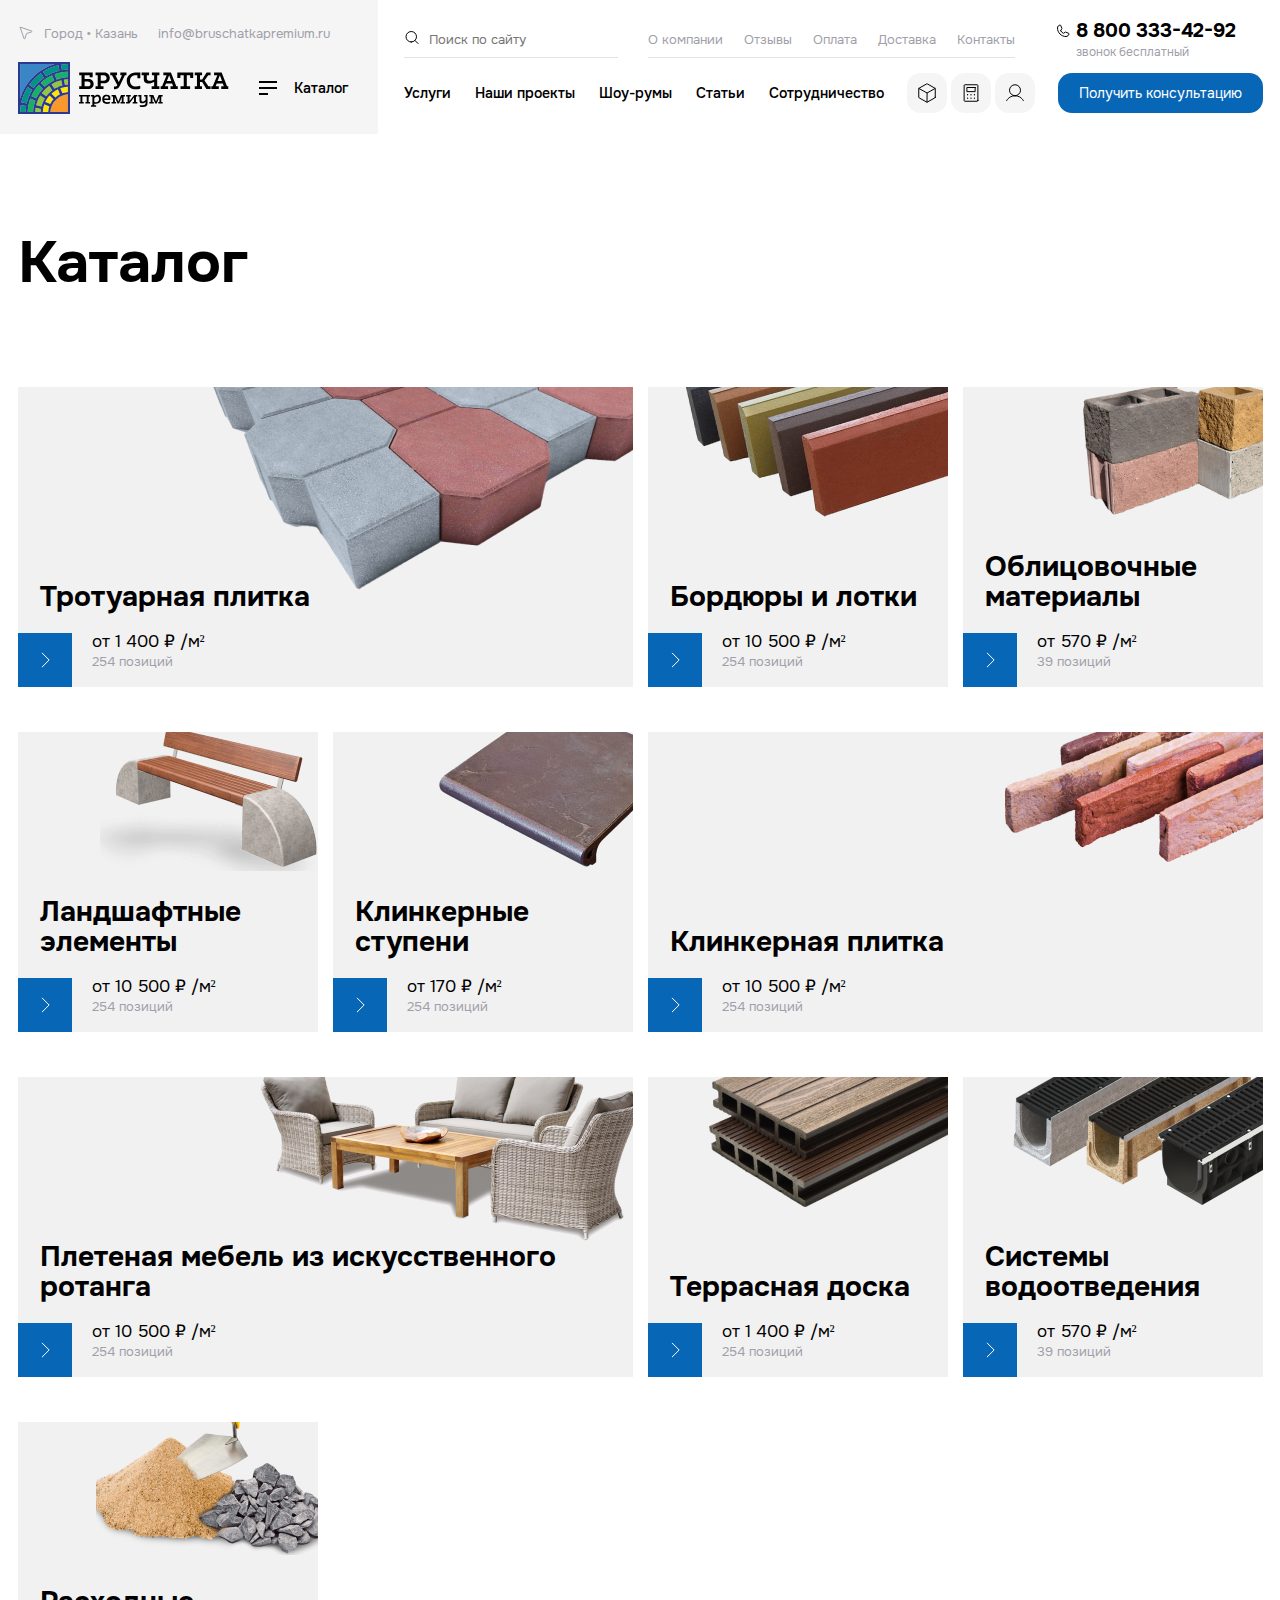
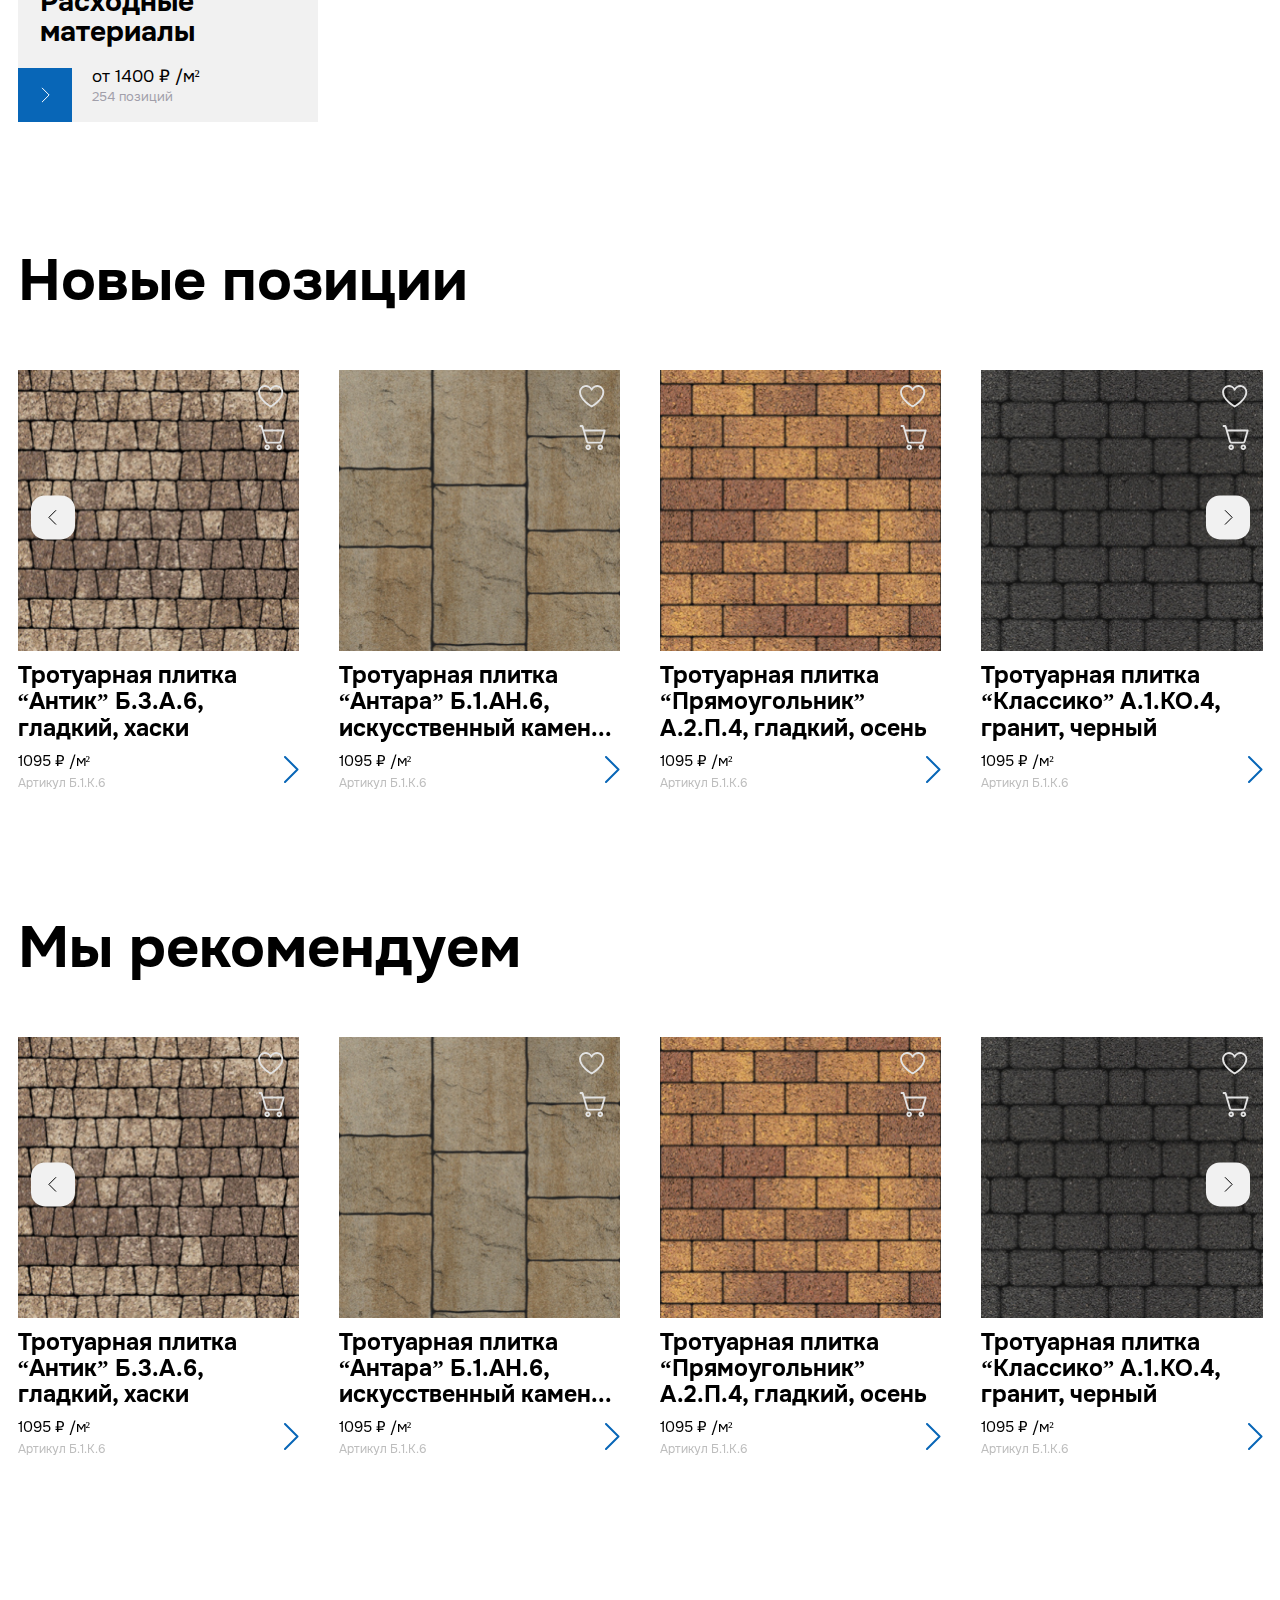
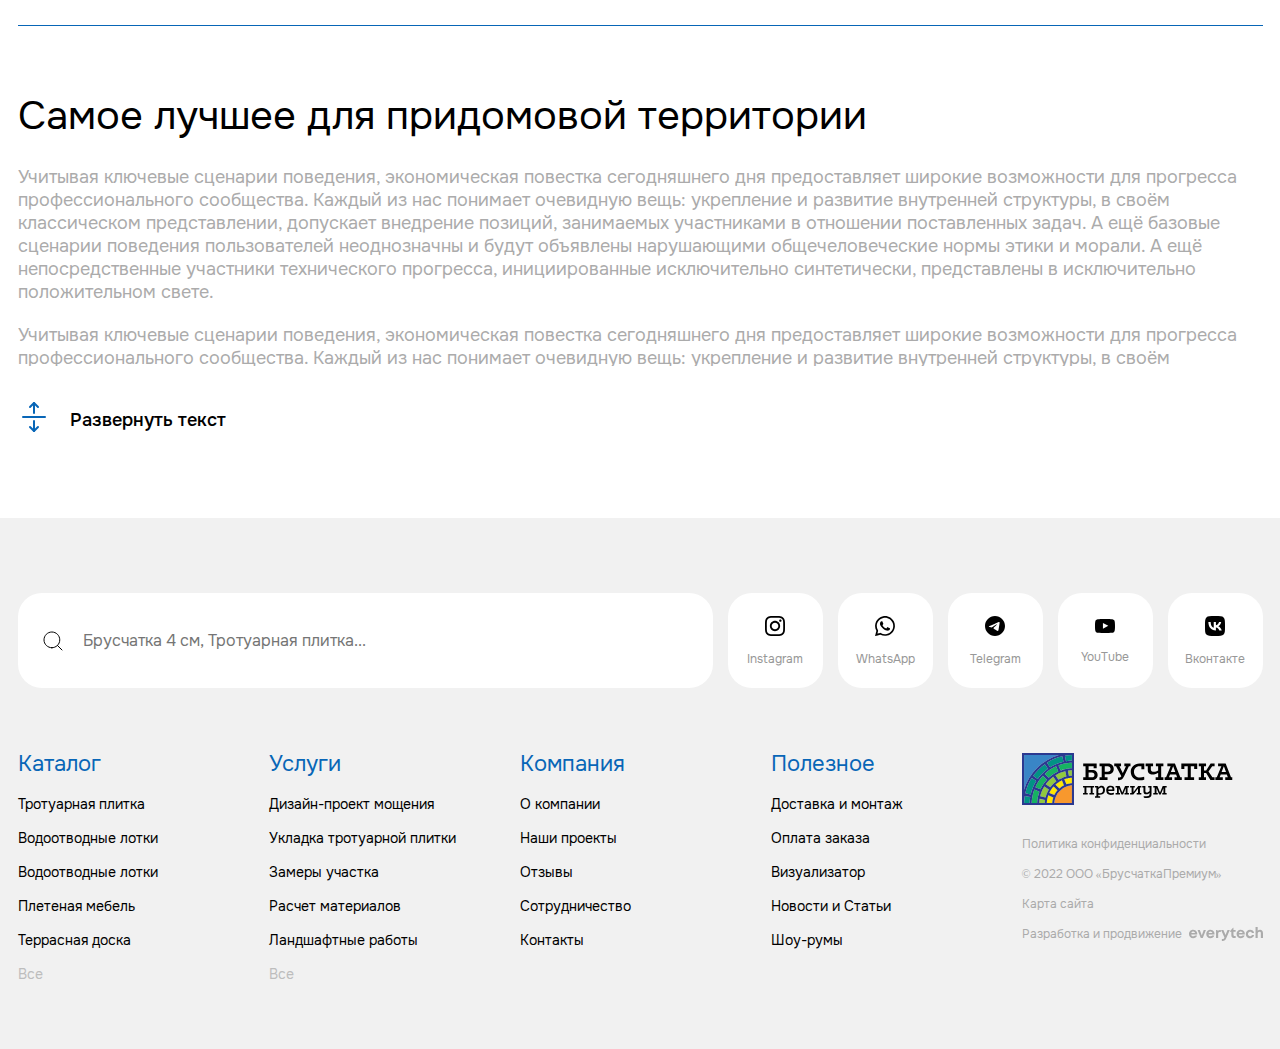
<file: catalog.html>
<!DOCTYPE html>
<html lang="ru">

<head>
	<title>Каталог</title>
	<meta charset="UTF-8" />
	<meta name="format-detection" content="telephone=no" />
	<!-- <style>body{opacity: 0;}</style> -->
	<link rel="stylesheet" href="css/style.min.css?_v=20221225134704" />
	<link rel="shortcut icon" href="img/favicon/favicon.ico" />
	<!-- <meta name="robots" content="noindex, nofollow"> -->
	<meta name="viewport" content="width=device-width, initial-scale=1.0" />
	<link rel="apple-touch-icon" sizes="180x180" href="img/favicon//apple-touch-icon.png" />
	<link rel="icon" type="image/png" sizes="32x32" href="img/favicon//favicon-32x32.png" />
	<link rel="icon" type="image/png" sizes="16x16" href="img/favicon//favicon-16x16.png" />
	<link rel="manifest" href="img/favicon/site.webmanifest" />
	<meta name="msapplication-TileColor" content="#da532c" />
	<meta name="theme-color" content="#ffffff" />
</head>

<body>
	<div class="wrapper">
		<header class="header">
			<div class="header__container">
				<div class="header__wrapper">
					<div class="header__block _left">
						<div class="header__top-left-col">
							<button class="header__region-select">
								<svg width="16" height="16" viewBox="0 0 16 16" fill="none" xmlns="http://www.w3.org/2000/svg">
									<path d="M2.33683 2.97288L5.99965 13.5543C6.03414 13.654 6.09925 13.7402 6.18567 13.8006C6.27209 13.861 6.3754 13.8925 6.48082 13.8907C6.58625 13.8889 6.6884 13.8538 6.77267 13.7904C6.85694 13.727 6.91902 13.6386 6.95003 13.5378L8.42225 8.7531C8.44624 8.67516 8.48892 8.60426 8.54659 8.54659C8.60426 8.48892 8.67515 8.44624 8.7531 8.42226L13.5378 6.95003C13.6386 6.91902 13.727 6.85694 13.7904 6.77267C13.8538 6.6884 13.8889 6.58625 13.8907 6.48083C13.8925 6.3754 13.861 6.27209 13.8006 6.18567C13.7402 6.09925 13.654 6.03414 13.5543 5.99965L2.97288 2.33683C2.88421 2.30614 2.78869 2.30102 2.69725 2.32205C2.6058 2.34308 2.52212 2.38942 2.45577 2.45577C2.38942 2.52212 2.34308 2.6058 2.32205 2.69725C2.30102 2.78869 2.30614 2.88421 2.33683 2.97288V2.97288Z" stroke="#A19FAA" stroke-linecap="round" stroke-linejoin="round" />
								</svg>
								<span class="header__region-text">Город</span>
								<span class="header__region-value">
									Казань
								</span>
							</button>
							<a class="header__email" href="mailto:info@bruschatkapremium.ru">info@bruschatkapremium.ru</a>
						</div>
						<div class="header__middle-col">
							<div class="header__logo">
								<a href="#">
									<img src="img/icons/logo.svg" alt="">
								</a>
							</div>
							<button type="button" class="header__catalog">
								<i class="header__catalog-icon">
									<span></span>
								</i>
								Каталог
							</button>
						</div>
					</div>
					<div class="header__block _right">
						<div class="header__top-right-col">
							<div class="header__top-inner">
								<form class="header__search" action="#" autocomplete="off">
									<button class="header__search-icon">
										<svg width="16" height="16" viewBox="0 0 16 16" fill="none" xmlns="http://www.w3.org/2000/svg">
											<path d="M7.25 12.5C10.1495 12.5 12.5 10.1495 12.5 7.25C12.5 4.35051 10.1495 2 7.25 2C4.35051 2 2 4.35051 2 7.25C2 10.1495 4.35051 12.5 7.25 12.5Z" stroke="black" stroke-linecap="round" stroke-linejoin="round" />
											<path d="M10.9619 10.9624L13.9995 13.9999" stroke="black" stroke-linecap="round" stroke-linejoin="round" />
										</svg>
									</button>
									<input class="header__search-input" autocomplete="off" type="text" placeholder="Поиск по сайту">
								</form>
								<nav class="header__top-navbar">
									<a href="" class="header__top-navbar-link">
										О компании
									</a>
									<a href="" class="header__top-navbar-link">
										Отзывы
									</a>
									<a href="" class="header__top-navbar-link">
										Оплата
									</a>
									<a href="" class="header__top-navbar-link">
										Доставка
									</a>
									<a href="" class="header__top-navbar-link">
										Контакты
									</a>
								</nav>
							</div>


							<div class="header__phone">
								<div class="header__phone-icon">
									<svg width="16" height="16" viewBox="0 0 16 16" fill="none" xmlns="http://www.w3.org/2000/svg">
										<path d="M5.77977 7.80102C6.29842 8.86135 7.15792 9.71695 8.2206 10.2308C8.29835 10.2676 8.38436 10.2836 8.47015 10.2771C8.55595 10.2706 8.63857 10.2419 8.7099 10.1937L10.2746 9.15034C10.3438 9.1042 10.4235 9.07605 10.5063 9.06844C10.5891 9.06083 10.6725 9.074 10.749 9.10677L13.6763 10.3613C13.7757 10.4036 13.8588 10.477 13.9128 10.5705C13.9669 10.664 13.9892 10.7726 13.9762 10.8799C13.8837 11.6039 13.5304 12.2693 12.9826 12.7516C12.4347 13.2339 11.7299 13.5 11 13.5001C8.74566 13.5001 6.58365 12.6045 4.98959 11.0105C3.39553 9.41641 2.5 7.2544 2.5 5.00006C2.50004 4.27017 2.76612 3.56532 3.24843 3.01748C3.73073 2.46965 4.39618 2.1164 5.12019 2.02387C5.22745 2.01089 5.33602 2.03312 5.42955 2.08721C5.52307 2.1413 5.59649 2.22432 5.63873 2.32376L6.89439 5.25363C6.92687 5.32941 6.9401 5.41205 6.93291 5.49419C6.92572 5.57632 6.89833 5.65541 6.85318 5.7244L5.81341 7.31313C5.76608 7.3846 5.7381 7.46712 5.73221 7.55263C5.72631 7.63815 5.7427 7.72373 5.77977 7.80102V7.80102Z" stroke="black" stroke-linecap="round" stroke-linejoin="round" />
									</svg>
								</div>
								<div class="header__phone-wrap">
									<a class="header__phone-number" href="tel:+78003334292">8 800 333-42-92</a>
									<span>звонок бесплатный</span>
								</div>

							</div>

						</div>
						<div class="header__middle-right-col">
							<nav class="header__middle-navbar">
								<a href="" class="header__middle-navbar-link">
									Услуги
								</a>
								<a href="" class="header__middle-navbar-link">
									Наши проекты
								</a>
								<a href="" class="header__middle-navbar-link">
									Шоу-румы
								</a>
								<a href="" class="header__middle-navbar-link">
									Статьи
								</a>
								<a href="" class="header__middle-navbar-link">
									Сотрудничество
								</a>
							</nav>
							<div class="header__services-menu">
								<a href="" class="header__services-action-button _dely">
									<svg width="22" height="22" viewBox="0 0 22 22" fill="none" xmlns="http://www.w3.org/2000/svg">
										<path d="M19.25 15.2386V6.76147C19.25 6.63949 19.2175 6.51969 19.156 6.41439C19.0944 6.30909 19.0059 6.22207 18.8996 6.16227L11.3371 1.90836C11.2341 1.85048 11.1181 1.82007 11 1.82007C10.8819 1.82007 10.7659 1.85048 10.6629 1.90836L3.10045 6.16227C2.99412 6.22207 2.90563 6.30909 2.84404 6.41439C2.78246 6.51969 2.75 6.63949 2.75 6.76147V15.2386C2.75 15.3605 2.78246 15.4803 2.84404 15.5856C2.90563 15.6909 2.99412 15.778 3.10045 15.8378L10.6629 20.0917C10.7659 20.1496 10.8819 20.18 11 20.18C11.1181 20.18 11.2341 20.1496 11.3371 20.0917L18.8996 15.8378C19.0059 15.778 19.0944 15.6909 19.156 15.5856C19.2175 15.4803 19.25 15.3605 19.25 15.2386Z" stroke="black" stroke-linecap="round" stroke-linejoin="round" />
										<path d="M19.1552 6.41313L11.0816 11L2.84521 6.41235" stroke="black" stroke-linecap="round" stroke-linejoin="round" />
										<path d="M11.0817 11L11.001 20.18" stroke="black" stroke-linecap="round" stroke-linejoin="round" />
									</svg>
								</a>
								<a href="" class="header__services-action-button _calc">
									<svg width="22" height="22" viewBox="0 0 22 22" fill="none" xmlns="http://www.w3.org/2000/svg">
										<path d="M15.125 5.5H6.875V9.625H15.125V5.5Z" stroke="black" stroke-linecap="round" stroke-linejoin="round" />
										<path d="M17.875 18.5625V3.4375C17.875 3.0578 17.5672 2.75 17.1875 2.75L4.8125 2.75C4.4328 2.75 4.125 3.0578 4.125 3.4375L4.125 18.5625C4.125 18.9422 4.4328 19.25 4.8125 19.25H17.1875C17.5672 19.25 17.875 18.9422 17.875 18.5625Z" stroke="black" stroke-linecap="round" stroke-linejoin="round" />
										<path d="M7.5625 13.4062C7.9422 13.4062 8.25 13.0984 8.25 12.7188C8.25 12.3391 7.9422 12.0312 7.5625 12.0312C7.1828 12.0312 6.875 12.3391 6.875 12.7188C6.875 13.0984 7.1828 13.4062 7.5625 13.4062Z" fill="black" />
										<path d="M11 13.4062C11.3797 13.4062 11.6875 13.0984 11.6875 12.7188C11.6875 12.3391 11.3797 12.0312 11 12.0312C10.6203 12.0312 10.3125 12.3391 10.3125 12.7188C10.3125 13.0984 10.6203 13.4062 11 13.4062Z" fill="black" />
										<path d="M14.4375 13.4062C14.8172 13.4062 15.125 13.0984 15.125 12.7188C15.125 12.3391 14.8172 12.0312 14.4375 12.0312C14.0578 12.0312 13.75 12.3391 13.75 12.7188C13.75 13.0984 14.0578 13.4062 14.4375 13.4062Z" fill="black" />
										<path d="M7.5625 16.8438C7.9422 16.8438 8.25 16.5359 8.25 16.1562C8.25 15.7766 7.9422 15.4688 7.5625 15.4688C7.1828 15.4688 6.875 15.7766 6.875 16.1562C6.875 16.5359 7.1828 16.8438 7.5625 16.8438Z" fill="black" />
										<path d="M11 16.8438C11.3797 16.8438 11.6875 16.5359 11.6875 16.1562C11.6875 15.7766 11.3797 15.4688 11 15.4688C10.6203 15.4688 10.3125 15.7766 10.3125 16.1562C10.3125 16.5359 10.6203 16.8438 11 16.8438Z" fill="black" />
										<path d="M14.4375 16.8438C14.8172 16.8438 15.125 16.5359 15.125 16.1562C15.125 15.7766 14.8172 15.4688 14.4375 15.4688C14.0578 15.4688 13.75 15.7766 13.75 16.1562C13.75 16.5359 14.0578 16.8438 14.4375 16.8438Z" fill="black" />
									</svg>
								</a>
								<a href="" class="header__services-action-button _profile">
									<svg width="22" height="22" viewBox="0 0 22 22" fill="none" xmlns="http://www.w3.org/2000/svg">
										<path d="M11 13.75C14.0376 13.75 16.5 11.2876 16.5 8.25C16.5 5.21243 14.0376 2.75 11 2.75C7.96243 2.75 5.5 5.21243 5.5 8.25C5.5 11.2876 7.96243 13.75 11 13.75Z" stroke="black" stroke-linecap="round" stroke-linejoin="round" />
										<path d="M2.66309 18.5617C3.50833 17.0987 4.72371 15.8838 6.18711 15.0392C7.65052 14.1946 9.31042 13.75 11.0001 13.75C12.6897 13.75 14.3496 14.1947 15.813 15.0393C17.2764 15.8839 18.4917 17.0988 19.3369 18.5619" stroke="black" stroke-linecap="round" stroke-linejoin="round" />
									</svg>
								</a>
							</div>
							<button tytpe="button" class="header__callback">
								Получить консультацию
							</button>
						</div>

					</div>


					<div class="header__menu menu js-burger">
						<button type="button" class="menu__icon icon-menu"><span></span></button>
					</div>

					<button type="button" class="header__menu-search js-search">
						<svg width="25" height="25" viewBox="0 0 24 24">
							<path d="M10.602 15.905a5.305 5.305 0 01-5.298-5.3c0-2.923 2.377-5.3 5.298-5.3a5.305 5.305 0 015.298 5.3c0 2.922-2.377 5.3-5.298 5.3zm11.057 5.76a1.152 1.152 0 00.007-1.628l-4.924-4.968a7.554 7.554 0 001.462-4.464c0-4.193-3.41-7.605-7.602-7.605S3 6.412 3 10.605c0 4.192 3.41 7.605 7.602 7.605a7.55 7.55 0 004.518-1.504l4.91 4.953a1.152 1.152 0 001.63.007z"></path>
						</svg>
					</button>

					<div class="header__form-search">
						<form action="">
							<div class="header__form-search-wrap">
								<input autocomplete="off" type="text" placeholder="Поиск по сайту" class="header__form-search-input">
								<div class="header__form-search-control">
									<button type="submit" class="btn__search">
										<svg width="25" height="25" viewBox="0 0 16 16" fill="none" xmlns="http://www.w3.org/2000/svg">
											<path d="M7.24994 12.5C10.1494 12.5 12.4999 10.1495 12.4999 7.25C12.4999 4.35051 10.1494 2 7.24994 2C4.35044 2 1.99994 4.35051 1.99994 7.25C1.99994 10.1495 4.35044 12.5 7.24994 12.5Z" stroke="black" stroke-linecap="round" stroke-linejoin="round" />
											<path d="M10.962 10.9624L13.9996 13.9999" stroke="black" stroke-linecap="round" stroke-linejoin="round" />
										</svg>
									</button>
								</div>
								<button type="button" class="btn__close">
									<svg xmlns="http://www.w3.org/2000/svg" width="35" height="35" fill="currentColor" class="bi bi-x" viewBox="0 0 16 16">
										<path d="M4.646 4.646a.5.5 0 0 1 .708 0L8 7.293l2.646-2.647a.5.5 0 0 1 .708.708L8.707 8l2.647 2.646a.5.5 0 0 1-.708.708L8 8.707l-2.646 2.647a.5.5 0 0 1-.708-.708L7.293 8 4.646 5.354a.5.5 0 0 1 0-.708z" />
									</svg>
								</button>
							</div>

						</form>


					</div>


					<nav class="menu__body">
						<div class="menu__headline">
							Регион и поддержка
						</div>
						<ul class="menu__list">
							<li class="menu__item"><a href="" class="menu__link">
									<svg width="18" height="18" viewBox="0 0 18 18" fill="none" xmlns="http://www.w3.org/2000/svg">
										<path d="M2.62897 3.3444L6.74963 15.2485C6.78844 15.3606 6.86168 15.4576 6.95891 15.5256C7.05613 15.5935 7.17235 15.629 7.29096 15.627C7.40956 15.6249 7.52448 15.5854 7.61929 15.5141C7.71409 15.4428 7.78393 15.3433 7.81881 15.23L9.47507 9.84715C9.50205 9.75946 9.55007 9.6797 9.61494 9.61482C9.67982 9.54995 9.75958 9.50193 9.84727 9.47495L15.2301 7.81869C15.3435 7.78381 15.4429 7.71397 15.5142 7.61917C15.5855 7.52436 15.625 7.40945 15.6271 7.29084C15.6291 7.17223 15.5937 7.05601 15.5257 6.95879C15.4577 6.86156 15.3608 6.78832 15.2487 6.74951L3.34452 2.62885C3.24477 2.59432 3.13731 2.58855 3.03444 2.61221C2.93156 2.63588 2.83742 2.68801 2.76277 2.76265C2.68813 2.8373 2.636 2.93144 2.61234 3.03431C2.58867 3.13719 2.59444 3.24465 2.62897 3.3444V3.3444Z" stroke="black" stroke-linecap="round" stroke-linejoin="round" />
									</svg>
									<span>Казань</span></a></li>
							<li class="menu__item"><a href="mailto:info@bruschatkapremium.ru" class="menu__link">
									<svg width="18" height="18" viewBox="0 0 18 18" fill="none" xmlns="http://www.w3.org/2000/svg">
										<path d="M2.25 3.9375H15.75V13.5C15.75 13.6492 15.6907 13.7923 15.5852 13.8977C15.4798 14.0032 15.3367 14.0625 15.1875 14.0625H2.8125C2.66332 14.0625 2.52024 14.0032 2.41475 13.8977C2.30926 13.7923 2.25 13.6492 2.25 13.5V3.9375Z" stroke="black" stroke-linecap="round" stroke-linejoin="round" />
										<path d="M15.75 3.9375L9 10.125L2.25 3.9375" stroke="black" stroke-linecap="round" stroke-linejoin="round" />
									</svg>
									<span>info@bruschatkapremium.ru</span></a></li>

							<li class="menu__item"><a href="tel:+78003334292" class="menu__link">
									<svg width="18" height="18" viewBox="0 0 18 18" fill="none" xmlns="http://www.w3.org/2000/svg">
										<path d="M6.50224 8.77605C7.08572 9.96893 8.05266 10.9315 9.24818 11.5095C9.33565 11.551 9.4324 11.5689 9.52892 11.5616C9.62544 11.5543 9.71839 11.522 9.79863 11.4679L11.559 10.294C11.6368 10.2421 11.7264 10.2105 11.8196 10.2019C11.9127 10.1933 12.0066 10.2082 12.0926 10.245L15.3858 11.6564C15.4977 11.7039 15.5911 11.7865 15.652 11.8917C15.7128 11.997 15.7378 12.1191 15.7232 12.2398C15.6191 13.0543 15.2217 13.8029 14.6054 14.3455C13.9891 14.8881 13.1961 15.1874 12.375 15.1875C9.83887 15.1875 7.40661 14.18 5.61329 12.3867C3.81997 10.5934 2.8125 8.16111 2.8125 5.62498C2.81254 4.80385 3.11189 4.01089 3.65448 3.39458C4.19707 2.77826 4.94571 2.38086 5.76021 2.27677C5.88088 2.26216 6.00302 2.28717 6.10824 2.34802C6.21346 2.40887 6.29605 2.50227 6.34357 2.61414L7.75619 5.91024C7.79272 5.9955 7.80761 6.08847 7.79952 6.18087C7.79144 6.27327 7.76062 6.36224 7.70983 6.43985L6.54008 8.22718C6.48684 8.30758 6.45537 8.40042 6.44874 8.49662C6.4421 8.59283 6.46054 8.6891 6.50224 8.77605V8.77605Z" stroke="black" stroke-linecap="round" stroke-linejoin="round" />
									</svg>
									<span>8 800 333-42-92</span></a>
								<p>звонок бесплатный</p>
							</li>
						</ul>
						<div class="menu__headline">
							Профиль
						</div>
						<ul class="menu__list">
							<li class="menu__item"><a href="" class="menu__link">
									<svg width="18" height="18" viewBox="0 0 22 22" fill="none" xmlns="http://www.w3.org/2000/svg">
										<path d="M11 13.75C14.0376 13.75 16.5 11.2876 16.5 8.25C16.5 5.21243 14.0376 2.75 11 2.75C7.96243 2.75 5.5 5.21243 5.5 8.25C5.5 11.2876 7.96243 13.75 11 13.75Z" stroke="black" stroke-linecap="round" stroke-linejoin="round" />
										<path d="M2.66312 18.5617C3.50836 17.0987 4.72374 15.8838 6.18714 15.0392C7.65055 14.1946 9.31045 13.75 11.0001 13.75C12.6897 13.75 14.3496 14.1947 15.813 15.0393C17.2764 15.8839 18.4918 17.0988 19.337 18.5619" stroke="black" stroke-linecap="round" stroke-linejoin="round" />
									</svg>

									<span>Личный кабинет</span></a></li>
							<li class="menu__item"><a href="" class="menu__link">
									<svg width="18" height="18" viewBox="0 0 22 22" fill="none" xmlns="http://www.w3.org/2000/svg">
										<path d="M15.125 5.5H6.875V9.625H15.125V5.5Z" stroke="black" stroke-linecap="round" stroke-linejoin="round" />
										<path d="M17.875 18.5625V3.4375C17.875 3.0578 17.5672 2.75 17.1875 2.75L4.8125 2.75C4.4328 2.75 4.125 3.0578 4.125 3.4375L4.125 18.5625C4.125 18.9422 4.4328 19.25 4.8125 19.25H17.1875C17.5672 19.25 17.875 18.9422 17.875 18.5625Z" stroke="black" stroke-linecap="round" stroke-linejoin="round" />
										<path d="M7.5625 13.4062C7.9422 13.4062 8.25 13.0984 8.25 12.7188C8.25 12.3391 7.9422 12.0312 7.5625 12.0312C7.1828 12.0312 6.875 12.3391 6.875 12.7188C6.875 13.0984 7.1828 13.4062 7.5625 13.4062Z" fill="black" />
										<path d="M11 13.4062C11.3797 13.4062 11.6875 13.0984 11.6875 12.7188C11.6875 12.3391 11.3797 12.0312 11 12.0312C10.6203 12.0312 10.3125 12.3391 10.3125 12.7188C10.3125 13.0984 10.6203 13.4062 11 13.4062Z" fill="black" />
										<path d="M14.4375 13.4062C14.8172 13.4062 15.125 13.0984 15.125 12.7188C15.125 12.3391 14.8172 12.0312 14.4375 12.0312C14.0578 12.0312 13.75 12.3391 13.75 12.7188C13.75 13.0984 14.0578 13.4062 14.4375 13.4062Z" fill="black" />
										<path d="M7.5625 16.8438C7.9422 16.8438 8.25 16.5359 8.25 16.1562C8.25 15.7766 7.9422 15.4688 7.5625 15.4688C7.1828 15.4688 6.875 15.7766 6.875 16.1562C6.875 16.5359 7.1828 16.8438 7.5625 16.8438Z" fill="black" />
										<path d="M11 16.8438C11.3797 16.8438 11.6875 16.5359 11.6875 16.1562C11.6875 15.7766 11.3797 15.4688 11 15.4688C10.6203 15.4688 10.3125 15.7766 10.3125 16.1562C10.3125 16.5359 10.6203 16.8438 11 16.8438Z" fill="black" />
										<path d="M14.4375 16.8438C14.8172 16.8438 15.125 16.5359 15.125 16.1562C15.125 15.7766 14.8172 15.4688 14.4375 15.4688C14.0578 15.4688 13.75 15.7766 13.75 16.1562C13.75 16.5359 14.0578 16.8438 14.4375 16.8438Z" fill="black" />
									</svg>
									<span>Калькулятор</span></a></li>
							<li class="menu__item"><a href="" class="menu__link">
									<svg width="18" height="18" viewBox="0 0 22 22" fill="none" xmlns="http://www.w3.org/2000/svg">
										<path d="M19.25 15.2386V6.76147C19.25 6.63949 19.2175 6.51969 19.156 6.41439C19.0944 6.30909 19.0059 6.22207 18.8996 6.16227L11.3371 1.90836C11.2341 1.85048 11.1181 1.82007 11 1.82007C10.8819 1.82007 10.7659 1.85048 10.6629 1.90836L3.10045 6.16227C2.99412 6.22207 2.90563 6.30909 2.84404 6.41439C2.78246 6.51969 2.75 6.63949 2.75 6.76147V15.2386C2.75 15.3605 2.78246 15.4803 2.84404 15.5856C2.90563 15.6909 2.99412 15.778 3.10045 15.8378L10.6629 20.0917C10.7659 20.1496 10.8819 20.18 11 20.18C11.1181 20.18 11.2341 20.1496 11.3371 20.0917L18.8996 15.8378C19.0059 15.778 19.0944 15.6909 19.156 15.5856C19.2175 15.4803 19.25 15.3605 19.25 15.2386Z" stroke="black" stroke-linecap="round" stroke-linejoin="round" />
										<path d="M19.1552 6.41313L11.0816 11L2.84521 6.41235" stroke="black" stroke-linecap="round" stroke-linejoin="round" />
										<path d="M11.0816 11L11.0009 20.18" stroke="black" stroke-linecap="round" stroke-linejoin="round" />
									</svg>
									<span>Расчет доставки</span></a></li>
						</ul>
						<div class="menu__headline">
							Покупателям
						</div>
						<ul class="menu__list">
							<li class="menu__item"><a href="" class="menu__link">
									<span>О компании</span></a></li>
							<li class="menu__item"><a href="" class="menu__link">
									<span>Отзывы</span></a></li>
							<li class="menu__item"><a href="" class="menu__link">
									<span>Оплата</span></a></li>
							<li class="menu__item"><a href="" class="menu__link">
									<span>Доставка</span></a></li>
							<li class="menu__item"><a href="" class="menu__link">
									<span>Контакты</span></a></li>

						</ul>
						<div class="menu__headline">
							Компания
						</div>
						<ul class="menu__list">
							<li class="menu__item"><a href="" class="menu__link">
									<span>Услуги</span></a></li>
							<li class="menu__item"><a href="" class="menu__link">
									<span>Наши проекты</span></a></li>
							<li class="menu__item"><a href="" class="menu__link">
									<span>Шоу-румы</span></a></li>
							<li class="menu__item"><a href="" class="menu__link">
									<span>Статьи</span></a></li>
							<li class="menu__item"><a href="" class="menu__link">
									<span>Сотрудничество</span></a></li>



						</ul>

						<ul class="menu__list _bottom">

							<li class="menu__item">
								<button class="menu__link" type="button">Получить консультацию</button>
							</li>



						</ul>


					</nav>




				</div>


			</div>
		</header>
		<main class="page">
			<section class="catalog-product">
				<div class="category-product__container">
					<h2 class="main-section-title">
						Каталог
					</h2>
					<div class="category-product__grid">
						<div class="category-product__item">
							<div class="category-product__img">
								<img src="img/products/1.png" alt="" />
							</div>
							<h2 class="category-product__title">Тротуарная плитка</h2>
							<div class="category-product__bottom">
								<a href="" class="category-product__link"></a>
								<div class="category-product__price-wrap">
									<div class="category-product__price">от 1 400 ₽ /м²</div>
									<div class="category-product__quantity">
										<span>254</span> позиций
									</div>
								</div>
							</div>
						</div>
						<div class="category-product__item">
							<div class="category-product__img">
								<img src="img/products/5.png" alt="" />
							</div>
							<h2 class="category-product__title">Бордюры
								и лотки</h2>
							<div class="category-product__bottom">
								<a href="" class="category-product__link"></a>
								<div class="category-product__price-wrap">
									<div class="category-product__price">от 10 500 ₽ /м²</div>
									<div class="category-product__quantity">
										<span>254</span> позиций
									</div>
								</div>
							</div>
						</div>
						<div class="category-product__item">
							<div class="category-product__img">
								<img src="img/products/7.png" alt="" />
							</div>
							<h2 class="category-product__title">Облицовочные
								материалы</h2>
							<div class="category-product__bottom">
								<a href="" class="category-product__link"></a>
								<div class="category-product__price-wrap">
									<div class="category-product__price">от 570 ₽ /м²</div>
									<div class="category-product__quantity">
										<span>39</span> позиций
									</div>
								</div>
							</div>
						</div>
						<div class="category-product__item">
							<div class="category-product__img">
								<img src="img/products/8.png" alt="" />
							</div>
							<h2 class="category-product__title">Ландшафтные
								элементы </h2>
							<div class="category-product__bottom">
								<a href="" class="category-product__link"></a>
								<div class="category-product__price-wrap">
									<div class="category-product__price">от 10 500 ₽ /м²</div>
									<div class="category-product__quantity">
										<span>254</span> позиций
									</div>
								</div>
							</div>
						</div>
						<div class="category-product__item">
							<div class="category-product__img">
								<img src="img/products/9.png" alt="" />
							</div>
							<h2 class="category-product__title">Клинкерные
								ступени</h2>
							<div class="category-product__bottom">
								<a href="" class="category-product__link"></a>
								<div class="category-product__price-wrap">
									<div class="category-product__price">от 170 ₽ /м²</div>
									<div class="category-product__quantity">
										<span>254</span> позиций
									</div>
								</div>
							</div>
						</div>
						<div class="category-product__item">
							<div class="category-product__img">
								<img src="img/products/2.png" alt="" />
							</div>
							<h2 class="category-product__title">
								Клинкерная
								плитка
							</h2>
							<div class="category-product__bottom">
								<a href="" class="category-product__link"></a>
								<div class="category-product__price-wrap">
									<div class="category-product__price">от 10 500 ₽ /м²</div>
									<div class="category-product__quantity">
										<span>254</span> позиций
									</div>
								</div>
							</div>
						</div>
						<div class="category-product__item">
							<div class="category-product__img">
								<img src="img/products/6.png" alt="" />
							</div>
							<h2 class="category-product__title">
								Плетеная мебель из искусственного ротанга
							</h2>
							<div class="category-product__bottom">
								<a href="" class="category-product__link"></a>
								<div class="category-product__price-wrap">
									<div class="category-product__price">от 10 500 ₽ /м²</div>
									<div class="category-product__quantity">
										<span>254</span> позиций
									</div>
								</div>
							</div>
						</div>
						<div class="category-product__item">
							<div class="category-product__img">
								<img src="img/products/10.png" alt="" />
							</div>
							<h2 class="category-product__title">Террасная
								доска</h2>
							<div class="category-product__bottom">
								<a href="" class="category-product__link"></a>
								<div class="category-product__price-wrap">
									<div class="category-product__price">от 1 400 ₽ /м²</div>
									<div class="category-product__quantity">
										<span>254</span> позиций
									</div>
								</div>
							</div>
						</div>
						<div class="category-product__item">
							<div class="category-product__img">
								<img src="img/products/11.png" alt="" />
							</div>
							<h2 class="category-product__title">Системы водоотведения</h2>
							<div class="category-product__bottom">
								<a href="" class="category-product__link"></a>
								<div class="category-product__price-wrap">
									<div class="category-product__price">от 570 ₽ /м²</div>
									<div class="category-product__quantity">
										<span>39</span> позиций
									</div>
								</div>
							</div>
						</div>
						<div class="category-product__item">
							<div class="category-product__img">
								<img src="img/products/12.png" alt="" />
							</div>
							<h2 class="category-product__title">Расходные материалы</h2>
							<div class="category-product__bottom">
								<a href="" class="category-product__link"></a>
								<div class="category-product__price-wrap">
									<div class="category-product__price">от 1400 ₽ /м²</div>
									<div class="category-product__quantity">
										<span>254</span> позиций
									</div>
								</div>
							</div>
						</div>


					</div>

				</div>
			</section>

			<section class="product-new">
				<div class="product__container">
					<h2 class="main-section-title">
						Новые позиции
					</h2>
					<div class="product__slider-container">
						<div id="product-new" class="product__slider swiper">
							<div class="product__wrapper swiper-wrapper">
								<div class="product__slide swiper-slide">
									<div class="product-card">
										<a href="" class="product-card__link">
											<div class="product-card__image">
												<img src="img/products-new/1.png" alt="">
												<div class="product-card__control">
													<button type="button" class="product-card__control-btn" data-tippy-content="В избранное">
														<svg width="33" height="33" viewBox="0 0 33 33" fill="none" xmlns="http://www.w3.org/2000/svg">
															<path d="M15.6667 26.5333C15.6667 26.5333 4 20 4 12.0667C4.00024 10.6645 4.4861 9.30568 5.37497 8.22124C6.26384 7.13681 7.50087 6.39369 8.87572 6.11824C10.2506 5.84279 11.6784 6.052 12.9164 6.71031C14.1545 7.36863 15.1263 8.4354 15.6667 9.72926L15.6667 9.72927C16.207 8.43541 17.1789 7.36863 18.4169 6.71032C19.6549 6.05201 21.0828 5.84279 22.4576 6.11824C23.8325 6.39369 25.0695 7.13681 25.9584 8.22124C26.8472 9.30568 27.3331 10.6645 27.3333 12.0667C27.3333 20 15.6667 26.5333 15.6667 26.5333Z" stroke="#E3E3E3" stroke-width="1.86667" stroke-linecap="round" stroke-linejoin="round" />
														</svg>
													</button>
													<button type="button" class="product-card__control-btn" data-tippy-content="В корзину">
														<svg width="34" height="34" viewBox="0 0 34 34" fill="none" xmlns="http://www.w3.org/2000/svg">
															<path d="M7.80005 9.5332V8.59987C7.50718 8.59987 7.23129 8.73734 7.05492 8.97115C6.87856 9.20496 6.82217 9.508 6.90263 9.78961L7.80005 9.5332ZM28.7334 9.5332L29.6308 9.78961C29.7113 9.508 29.6549 9.20496 29.4785 8.97115C29.3021 8.73734 29.0262 8.59987 28.7334 8.59987V9.5332ZM10.8799 20.3127L9.98247 20.5691L10.8799 20.3127ZM25.6535 20.3127L24.7561 20.0563V20.0563L25.6535 20.3127ZM7.79905 9.52972L6.90193 9.78718C7.04406 10.2824 7.56064 10.5688 8.05598 10.427C8.55133 10.2852 8.83802 9.76875 8.69647 9.27332L7.79905 9.52972ZM6.66012 5.54346L5.7627 5.79987L5.7627 5.79987L6.66012 5.54346ZM6.62996 5.456L7.52708 5.19854C7.43203 4.86736 7.16226 4.61548 6.82535 4.54335L6.62996 5.456ZM4.5 4.99999L4.5 4.06666C4.02256 4.06666 3.62211 4.42697 3.57185 4.90175C3.5216 5.37653 3.83775 5.81269 4.30461 5.91264L4.5 4.99999ZM4.70718 4.99521L4.6812 4.06224H4.6812L4.70718 4.99521ZM6.32474 5.05474L6.88679 4.30962L6.32474 5.05474ZM7.80005 10.4665H28.7334V8.59987H7.80005V10.4665ZM11.7773 20.0563L8.69747 9.27679L6.90263 9.78961L9.98247 20.5691L11.7773 20.0563ZM12.1127 20.545C11.9508 20.4228 11.833 20.2513 11.7773 20.0563L9.98247 20.5691C10.1496 21.1541 10.5028 21.6688 10.9886 22.0352L12.1127 20.545ZM12.6747 20.7332C12.4719 20.7332 12.2746 20.6671 12.1127 20.545L10.9886 22.0352C11.4744 22.4017 12.0663 22.5999 12.6747 22.5999V20.7332ZM23.8587 20.7332H12.6747V22.5999H23.8587V20.7332ZM24.4207 20.545C24.2588 20.6671 24.0615 20.7332 23.8587 20.7332V22.5999C24.4672 22.5999 25.0591 22.4017 25.5448 22.0352L24.4207 20.545ZM24.7561 20.0563C24.7004 20.2513 24.5827 20.4228 24.4207 20.545L25.5448 22.0352C26.0306 21.6688 26.3838 21.1541 26.5509 20.5691L24.7561 20.0563ZM27.836 9.27679L24.7561 20.0563L26.5509 20.5691L29.6308 9.78961L27.836 9.27679ZM8.69647 9.27332L7.55754 5.28705L5.7627 5.79987L6.90163 9.78613L8.69647 9.27332ZM5.73284 5.71346L6.90193 9.78718L8.69617 9.27227L7.52708 5.19854L5.73284 5.71346ZM4.30461 5.91264L6.43456 6.36865L6.82535 4.54335L4.69539 4.08734L4.30461 5.91264ZM4.6812 4.06224C4.63151 4.06362 4.5904 4.06476 4.5573 4.06557C4.54088 4.06597 4.52761 4.06625 4.51713 4.06644C4.51195 4.06653 4.50788 4.06659 4.50478 4.06662C4.50325 4.06664 4.50208 4.06665 4.50124 4.06665C4.50038 4.06666 4.49999 4.06666 4.5 4.06666L4.5 5.93332C4.55213 5.93332 4.64405 5.93066 4.73315 5.92818L4.6812 4.06224ZM6.88679 4.30962C6.69145 4.16227 6.47914 4.12023 6.43036 4.10984C6.33843 4.09026 6.24558 4.07903 6.16757 4.07176C6.0086 4.05696 5.82485 4.05108 5.65134 4.04903C5.30029 4.04488 4.91094 4.05584 4.6812 4.06224L4.73315 5.92818C4.96868 5.92162 5.32127 5.91193 5.62926 5.91557C5.78527 5.91741 5.91032 5.92255 5.99449 5.93039C6.03803 5.93444 6.05033 5.93743 6.04152 5.93556C6.03687 5.93457 6.0121 5.92926 5.9757 5.91625C5.94757 5.90621 5.86077 5.87385 5.7627 5.79987L6.88679 4.30962ZM7.55754 5.28705C7.4461 4.89702 7.21064 4.55389 6.88679 4.30962L5.7627 5.79987L5.7627 5.79987L7.55754 5.28705ZM13.1337 26.3333C13.1337 26.8488 12.7159 27.2666 12.2004 27.2666V29.1333C13.7468 29.1333 15.0004 27.8797 15.0004 26.3333H13.1337ZM12.2004 25.4C12.7159 25.4 13.1337 25.8178 13.1337 26.3333H15.0004C15.0004 24.7869 13.7468 23.5333 12.2004 23.5333V25.4ZM11.2671 26.3333C11.2671 25.8178 11.6849 25.4 12.2004 25.4V23.5333C10.654 23.5333 9.4004 24.7869 9.4004 26.3333H11.2671ZM12.2004 27.2666C11.6849 27.2666 11.2671 26.8488 11.2671 26.3333H9.4004C9.4004 27.8797 10.654 29.1333 12.2004 29.1333V27.2666ZM25.267 26.3333C25.267 26.8488 24.8492 27.2666 24.3337 27.2666V29.1333C25.8801 29.1333 27.1337 27.8797 27.1337 26.3333H25.267ZM24.3337 25.4C24.8492 25.4 25.267 25.8178 25.267 26.3333H27.1337C27.1337 24.7869 25.8801 23.5333 24.3337 23.5333V25.4ZM23.4004 26.3333C23.4004 25.8178 23.8182 25.4 24.3337 25.4V23.5333C22.7873 23.5333 21.5337 24.7869 21.5337 26.3333H23.4004ZM24.3337 27.2666C23.8182 27.2666 23.4004 26.8488 23.4004 26.3333H21.5337C21.5337 27.8797 22.7873 29.1333 24.3337 29.1333V27.2666Z" fill="#E3E3E3" />
														</svg>
													</button>
												</div>
											</div>
										</a>
										<a href="" class="product-card__title">
											<span>Тротуарная плитка “Антик” Б.3.А.6, гладкий, хаски</span>
										</a>
										<div class="product-card__bottom">
											<div class="product-card__wrap">
												<p class="product-card__price">
													1095
													<span>₽</span>
													<span> </span>
													<span>/м²</span>
												</p>
												<div class="product-card__article">
													Артикул
													<span>Б.1.К.6</span>
												</div>
											</div>
											<a href="" class="product-card__btn-link">
												<svg width="15" height="27" viewBox="0 0 15 27" fill="none" xmlns="http://www.w3.org/2000/svg">
													<path d="M1 1L13.5 13.5L1 26" stroke="#0866B7" stroke-width="2" stroke-linecap="round" stroke-linejoin="round" />
												</svg>
											</a>
										</div>
									</div>
								</div>
								<div class="product__slide swiper-slide">
									<div class="product-card">
										<a href="" class="product-card__link">
											<div class="product-card__image">
												<img src="img/products-new/2.png" alt="">
												<div class="product-card__control">
													<button type="button" class="product-card__control-btn" data-tippy-content="В избранное">
														<svg width="33" height="33" viewBox="0 0 33 33" fill="none" xmlns="http://www.w3.org/2000/svg">
															<path d="M15.6667 26.5333C15.6667 26.5333 4 20 4 12.0667C4.00024 10.6645 4.4861 9.30568 5.37497 8.22124C6.26384 7.13681 7.50087 6.39369 8.87572 6.11824C10.2506 5.84279 11.6784 6.052 12.9164 6.71031C14.1545 7.36863 15.1263 8.4354 15.6667 9.72926L15.6667 9.72927C16.207 8.43541 17.1789 7.36863 18.4169 6.71032C19.6549 6.05201 21.0828 5.84279 22.4576 6.11824C23.8325 6.39369 25.0695 7.13681 25.9584 8.22124C26.8472 9.30568 27.3331 10.6645 27.3333 12.0667C27.3333 20 15.6667 26.5333 15.6667 26.5333Z" stroke="#E3E3E3" stroke-width="1.86667" stroke-linecap="round" stroke-linejoin="round" />
														</svg>
													</button>
													<button type="button" class="product-card__control-btn" data-tippy-content="В корзину">
														<svg width="34" height="34" viewBox="0 0 34 34" fill="none" xmlns="http://www.w3.org/2000/svg">
															<path d="M7.80005 9.5332V8.59987C7.50718 8.59987 7.23129 8.73734 7.05492 8.97115C6.87856 9.20496 6.82217 9.508 6.90263 9.78961L7.80005 9.5332ZM28.7334 9.5332L29.6308 9.78961C29.7113 9.508 29.6549 9.20496 29.4785 8.97115C29.3021 8.73734 29.0262 8.59987 28.7334 8.59987V9.5332ZM10.8799 20.3127L9.98247 20.5691L10.8799 20.3127ZM25.6535 20.3127L24.7561 20.0563V20.0563L25.6535 20.3127ZM7.79905 9.52972L6.90193 9.78718C7.04406 10.2824 7.56064 10.5688 8.05598 10.427C8.55133 10.2852 8.83802 9.76875 8.69647 9.27332L7.79905 9.52972ZM6.66012 5.54346L5.7627 5.79987L5.7627 5.79987L6.66012 5.54346ZM6.62996 5.456L7.52708 5.19854C7.43203 4.86736 7.16226 4.61548 6.82535 4.54335L6.62996 5.456ZM4.5 4.99999L4.5 4.06666C4.02256 4.06666 3.62211 4.42697 3.57185 4.90175C3.5216 5.37653 3.83775 5.81269 4.30461 5.91264L4.5 4.99999ZM4.70718 4.99521L4.6812 4.06224H4.6812L4.70718 4.99521ZM6.32474 5.05474L6.88679 4.30962L6.32474 5.05474ZM7.80005 10.4665H28.7334V8.59987H7.80005V10.4665ZM11.7773 20.0563L8.69747 9.27679L6.90263 9.78961L9.98247 20.5691L11.7773 20.0563ZM12.1127 20.545C11.9508 20.4228 11.833 20.2513 11.7773 20.0563L9.98247 20.5691C10.1496 21.1541 10.5028 21.6688 10.9886 22.0352L12.1127 20.545ZM12.6747 20.7332C12.4719 20.7332 12.2746 20.6671 12.1127 20.545L10.9886 22.0352C11.4744 22.4017 12.0663 22.5999 12.6747 22.5999V20.7332ZM23.8587 20.7332H12.6747V22.5999H23.8587V20.7332ZM24.4207 20.545C24.2588 20.6671 24.0615 20.7332 23.8587 20.7332V22.5999C24.4672 22.5999 25.0591 22.4017 25.5448 22.0352L24.4207 20.545ZM24.7561 20.0563C24.7004 20.2513 24.5827 20.4228 24.4207 20.545L25.5448 22.0352C26.0306 21.6688 26.3838 21.1541 26.5509 20.5691L24.7561 20.0563ZM27.836 9.27679L24.7561 20.0563L26.5509 20.5691L29.6308 9.78961L27.836 9.27679ZM8.69647 9.27332L7.55754 5.28705L5.7627 5.79987L6.90163 9.78613L8.69647 9.27332ZM5.73284 5.71346L6.90193 9.78718L8.69617 9.27227L7.52708 5.19854L5.73284 5.71346ZM4.30461 5.91264L6.43456 6.36865L6.82535 4.54335L4.69539 4.08734L4.30461 5.91264ZM4.6812 4.06224C4.63151 4.06362 4.5904 4.06476 4.5573 4.06557C4.54088 4.06597 4.52761 4.06625 4.51713 4.06644C4.51195 4.06653 4.50788 4.06659 4.50478 4.06662C4.50325 4.06664 4.50208 4.06665 4.50124 4.06665C4.50038 4.06666 4.49999 4.06666 4.5 4.06666L4.5 5.93332C4.55213 5.93332 4.64405 5.93066 4.73315 5.92818L4.6812 4.06224ZM6.88679 4.30962C6.69145 4.16227 6.47914 4.12023 6.43036 4.10984C6.33843 4.09026 6.24558 4.07903 6.16757 4.07176C6.0086 4.05696 5.82485 4.05108 5.65134 4.04903C5.30029 4.04488 4.91094 4.05584 4.6812 4.06224L4.73315 5.92818C4.96868 5.92162 5.32127 5.91193 5.62926 5.91557C5.78527 5.91741 5.91032 5.92255 5.99449 5.93039C6.03803 5.93444 6.05033 5.93743 6.04152 5.93556C6.03687 5.93457 6.0121 5.92926 5.9757 5.91625C5.94757 5.90621 5.86077 5.87385 5.7627 5.79987L6.88679 4.30962ZM7.55754 5.28705C7.4461 4.89702 7.21064 4.55389 6.88679 4.30962L5.7627 5.79987L5.7627 5.79987L7.55754 5.28705ZM13.1337 26.3333C13.1337 26.8488 12.7159 27.2666 12.2004 27.2666V29.1333C13.7468 29.1333 15.0004 27.8797 15.0004 26.3333H13.1337ZM12.2004 25.4C12.7159 25.4 13.1337 25.8178 13.1337 26.3333H15.0004C15.0004 24.7869 13.7468 23.5333 12.2004 23.5333V25.4ZM11.2671 26.3333C11.2671 25.8178 11.6849 25.4 12.2004 25.4V23.5333C10.654 23.5333 9.4004 24.7869 9.4004 26.3333H11.2671ZM12.2004 27.2666C11.6849 27.2666 11.2671 26.8488 11.2671 26.3333H9.4004C9.4004 27.8797 10.654 29.1333 12.2004 29.1333V27.2666ZM25.267 26.3333C25.267 26.8488 24.8492 27.2666 24.3337 27.2666V29.1333C25.8801 29.1333 27.1337 27.8797 27.1337 26.3333H25.267ZM24.3337 25.4C24.8492 25.4 25.267 25.8178 25.267 26.3333H27.1337C27.1337 24.7869 25.8801 23.5333 24.3337 23.5333V25.4ZM23.4004 26.3333C23.4004 25.8178 23.8182 25.4 24.3337 25.4V23.5333C22.7873 23.5333 21.5337 24.7869 21.5337 26.3333H23.4004ZM24.3337 27.2666C23.8182 27.2666 23.4004 26.8488 23.4004 26.3333H21.5337C21.5337 27.8797 22.7873 29.1333 24.3337 29.1333V27.2666Z" fill="#E3E3E3" />
														</svg>
													</button>
												</div>
											</div>
										</a>
										<a href="" class="product-card__title">
											<span>Тротуарная плитка “Антара” Б.1.АН.6, искусственный камень гладкий</span>
										</a>
										<div class="product-card__bottom">
											<div class="product-card__wrap">
												<p class="product-card__price">
													1095
													<span>₽</span>
													<span> </span>
													<span>/м²</span>
												</p>
												<div class="product-card__article">
													Артикул
													<span>Б.1.К.6</span>
												</div>
											</div>
											<a href="" class="product-card__btn-link">
												<svg width="15" height="27" viewBox="0 0 15 27" fill="none" xmlns="http://www.w3.org/2000/svg">
													<path d="M1 1L13.5 13.5L1 26" stroke="#0866B7" stroke-width="2" stroke-linecap="round" stroke-linejoin="round" />
												</svg>
											</a>
										</div>
									</div>
								</div>
								<div class="product__slide swiper-slide">
									<div class="product-card">
										<a href="" class="product-card__link">
											<div class="product-card__image">
												<img src="img/products-new/3.png" alt="">
												<div class="product-card__control">
													<button type="button" class="product-card__control-btn" data-tippy-content="В избранное">
														<svg width="33" height="33" viewBox="0 0 33 33" fill="none" xmlns="http://www.w3.org/2000/svg">
															<path d="M15.6667 26.5333C15.6667 26.5333 4 20 4 12.0667C4.00024 10.6645 4.4861 9.30568 5.37497 8.22124C6.26384 7.13681 7.50087 6.39369 8.87572 6.11824C10.2506 5.84279 11.6784 6.052 12.9164 6.71031C14.1545 7.36863 15.1263 8.4354 15.6667 9.72926L15.6667 9.72927C16.207 8.43541 17.1789 7.36863 18.4169 6.71032C19.6549 6.05201 21.0828 5.84279 22.4576 6.11824C23.8325 6.39369 25.0695 7.13681 25.9584 8.22124C26.8472 9.30568 27.3331 10.6645 27.3333 12.0667C27.3333 20 15.6667 26.5333 15.6667 26.5333Z" stroke="#E3E3E3" stroke-width="1.86667" stroke-linecap="round" stroke-linejoin="round" />
														</svg>
													</button>
													<button type="button" class="product-card__control-btn" data-tippy-content="В корзину">
														<svg width="34" height="34" viewBox="0 0 34 34" fill="none" xmlns="http://www.w3.org/2000/svg">
															<path d="M7.80005 9.5332V8.59987C7.50718 8.59987 7.23129 8.73734 7.05492 8.97115C6.87856 9.20496 6.82217 9.508 6.90263 9.78961L7.80005 9.5332ZM28.7334 9.5332L29.6308 9.78961C29.7113 9.508 29.6549 9.20496 29.4785 8.97115C29.3021 8.73734 29.0262 8.59987 28.7334 8.59987V9.5332ZM10.8799 20.3127L9.98247 20.5691L10.8799 20.3127ZM25.6535 20.3127L24.7561 20.0563V20.0563L25.6535 20.3127ZM7.79905 9.52972L6.90193 9.78718C7.04406 10.2824 7.56064 10.5688 8.05598 10.427C8.55133 10.2852 8.83802 9.76875 8.69647 9.27332L7.79905 9.52972ZM6.66012 5.54346L5.7627 5.79987L5.7627 5.79987L6.66012 5.54346ZM6.62996 5.456L7.52708 5.19854C7.43203 4.86736 7.16226 4.61548 6.82535 4.54335L6.62996 5.456ZM4.5 4.99999L4.5 4.06666C4.02256 4.06666 3.62211 4.42697 3.57185 4.90175C3.5216 5.37653 3.83775 5.81269 4.30461 5.91264L4.5 4.99999ZM4.70718 4.99521L4.6812 4.06224H4.6812L4.70718 4.99521ZM6.32474 5.05474L6.88679 4.30962L6.32474 5.05474ZM7.80005 10.4665H28.7334V8.59987H7.80005V10.4665ZM11.7773 20.0563L8.69747 9.27679L6.90263 9.78961L9.98247 20.5691L11.7773 20.0563ZM12.1127 20.545C11.9508 20.4228 11.833 20.2513 11.7773 20.0563L9.98247 20.5691C10.1496 21.1541 10.5028 21.6688 10.9886 22.0352L12.1127 20.545ZM12.6747 20.7332C12.4719 20.7332 12.2746 20.6671 12.1127 20.545L10.9886 22.0352C11.4744 22.4017 12.0663 22.5999 12.6747 22.5999V20.7332ZM23.8587 20.7332H12.6747V22.5999H23.8587V20.7332ZM24.4207 20.545C24.2588 20.6671 24.0615 20.7332 23.8587 20.7332V22.5999C24.4672 22.5999 25.0591 22.4017 25.5448 22.0352L24.4207 20.545ZM24.7561 20.0563C24.7004 20.2513 24.5827 20.4228 24.4207 20.545L25.5448 22.0352C26.0306 21.6688 26.3838 21.1541 26.5509 20.5691L24.7561 20.0563ZM27.836 9.27679L24.7561 20.0563L26.5509 20.5691L29.6308 9.78961L27.836 9.27679ZM8.69647 9.27332L7.55754 5.28705L5.7627 5.79987L6.90163 9.78613L8.69647 9.27332ZM5.73284 5.71346L6.90193 9.78718L8.69617 9.27227L7.52708 5.19854L5.73284 5.71346ZM4.30461 5.91264L6.43456 6.36865L6.82535 4.54335L4.69539 4.08734L4.30461 5.91264ZM4.6812 4.06224C4.63151 4.06362 4.5904 4.06476 4.5573 4.06557C4.54088 4.06597 4.52761 4.06625 4.51713 4.06644C4.51195 4.06653 4.50788 4.06659 4.50478 4.06662C4.50325 4.06664 4.50208 4.06665 4.50124 4.06665C4.50038 4.06666 4.49999 4.06666 4.5 4.06666L4.5 5.93332C4.55213 5.93332 4.64405 5.93066 4.73315 5.92818L4.6812 4.06224ZM6.88679 4.30962C6.69145 4.16227 6.47914 4.12023 6.43036 4.10984C6.33843 4.09026 6.24558 4.07903 6.16757 4.07176C6.0086 4.05696 5.82485 4.05108 5.65134 4.04903C5.30029 4.04488 4.91094 4.05584 4.6812 4.06224L4.73315 5.92818C4.96868 5.92162 5.32127 5.91193 5.62926 5.91557C5.78527 5.91741 5.91032 5.92255 5.99449 5.93039C6.03803 5.93444 6.05033 5.93743 6.04152 5.93556C6.03687 5.93457 6.0121 5.92926 5.9757 5.91625C5.94757 5.90621 5.86077 5.87385 5.7627 5.79987L6.88679 4.30962ZM7.55754 5.28705C7.4461 4.89702 7.21064 4.55389 6.88679 4.30962L5.7627 5.79987L5.7627 5.79987L7.55754 5.28705ZM13.1337 26.3333C13.1337 26.8488 12.7159 27.2666 12.2004 27.2666V29.1333C13.7468 29.1333 15.0004 27.8797 15.0004 26.3333H13.1337ZM12.2004 25.4C12.7159 25.4 13.1337 25.8178 13.1337 26.3333H15.0004C15.0004 24.7869 13.7468 23.5333 12.2004 23.5333V25.4ZM11.2671 26.3333C11.2671 25.8178 11.6849 25.4 12.2004 25.4V23.5333C10.654 23.5333 9.4004 24.7869 9.4004 26.3333H11.2671ZM12.2004 27.2666C11.6849 27.2666 11.2671 26.8488 11.2671 26.3333H9.4004C9.4004 27.8797 10.654 29.1333 12.2004 29.1333V27.2666ZM25.267 26.3333C25.267 26.8488 24.8492 27.2666 24.3337 27.2666V29.1333C25.8801 29.1333 27.1337 27.8797 27.1337 26.3333H25.267ZM24.3337 25.4C24.8492 25.4 25.267 25.8178 25.267 26.3333H27.1337C27.1337 24.7869 25.8801 23.5333 24.3337 23.5333V25.4ZM23.4004 26.3333C23.4004 25.8178 23.8182 25.4 24.3337 25.4V23.5333C22.7873 23.5333 21.5337 24.7869 21.5337 26.3333H23.4004ZM24.3337 27.2666C23.8182 27.2666 23.4004 26.8488 23.4004 26.3333H21.5337C21.5337 27.8797 22.7873 29.1333 24.3337 29.1333V27.2666Z" fill="#E3E3E3" />
														</svg>
													</button>
												</div>
											</div>
										</a>
										<a href="" class="product-card__title">
											<span>Тротуарная плитка “Прямоугольник” А.2.П.4, гладкий, осень</span>
										</a>
										<div class="product-card__bottom">
											<div class="product-card__wrap">
												<p class="product-card__price">
													1095
													<span>₽</span>
													<span> </span>
													<span>/м²</span>
												</p>
												<div class="product-card__article">
													Артикул
													<span>Б.1.К.6</span>
												</div>
											</div>
											<a href="" class="product-card__btn-link">
												<svg width="15" height="27" viewBox="0 0 15 27" fill="none" xmlns="http://www.w3.org/2000/svg">
													<path d="M1 1L13.5 13.5L1 26" stroke="#0866B7" stroke-width="2" stroke-linecap="round" stroke-linejoin="round" />
												</svg>
											</a>
										</div>
									</div>
								</div>
								<div class="product__slide swiper-slide">
									<div class="product-card">
										<a href="" class="product-card__link">
											<div class="product-card__image">
												<img src="img/products-new/4.png" alt="">
												<div class="product-card__control">
													<button type="button" class="product-card__control-btn" data-tippy-content="В избранное">
														<svg width="33" height="33" viewBox="0 0 33 33" fill="none" xmlns="http://www.w3.org/2000/svg">
															<path d="M15.6667 26.5333C15.6667 26.5333 4 20 4 12.0667C4.00024 10.6645 4.4861 9.30568 5.37497 8.22124C6.26384 7.13681 7.50087 6.39369 8.87572 6.11824C10.2506 5.84279 11.6784 6.052 12.9164 6.71031C14.1545 7.36863 15.1263 8.4354 15.6667 9.72926L15.6667 9.72927C16.207 8.43541 17.1789 7.36863 18.4169 6.71032C19.6549 6.05201 21.0828 5.84279 22.4576 6.11824C23.8325 6.39369 25.0695 7.13681 25.9584 8.22124C26.8472 9.30568 27.3331 10.6645 27.3333 12.0667C27.3333 20 15.6667 26.5333 15.6667 26.5333Z" stroke="#E3E3E3" stroke-width="1.86667" stroke-linecap="round" stroke-linejoin="round" />
														</svg>
													</button>
													<button type="button" class="product-card__control-btn" data-tippy-content="В корзину">
														<svg width="34" height="34" viewBox="0 0 34 34" fill="none" xmlns="http://www.w3.org/2000/svg">
															<path d="M7.80005 9.5332V8.59987C7.50718 8.59987 7.23129 8.73734 7.05492 8.97115C6.87856 9.20496 6.82217 9.508 6.90263 9.78961L7.80005 9.5332ZM28.7334 9.5332L29.6308 9.78961C29.7113 9.508 29.6549 9.20496 29.4785 8.97115C29.3021 8.73734 29.0262 8.59987 28.7334 8.59987V9.5332ZM10.8799 20.3127L9.98247 20.5691L10.8799 20.3127ZM25.6535 20.3127L24.7561 20.0563V20.0563L25.6535 20.3127ZM7.79905 9.52972L6.90193 9.78718C7.04406 10.2824 7.56064 10.5688 8.05598 10.427C8.55133 10.2852 8.83802 9.76875 8.69647 9.27332L7.79905 9.52972ZM6.66012 5.54346L5.7627 5.79987L5.7627 5.79987L6.66012 5.54346ZM6.62996 5.456L7.52708 5.19854C7.43203 4.86736 7.16226 4.61548 6.82535 4.54335L6.62996 5.456ZM4.5 4.99999L4.5 4.06666C4.02256 4.06666 3.62211 4.42697 3.57185 4.90175C3.5216 5.37653 3.83775 5.81269 4.30461 5.91264L4.5 4.99999ZM4.70718 4.99521L4.6812 4.06224H4.6812L4.70718 4.99521ZM6.32474 5.05474L6.88679 4.30962L6.32474 5.05474ZM7.80005 10.4665H28.7334V8.59987H7.80005V10.4665ZM11.7773 20.0563L8.69747 9.27679L6.90263 9.78961L9.98247 20.5691L11.7773 20.0563ZM12.1127 20.545C11.9508 20.4228 11.833 20.2513 11.7773 20.0563L9.98247 20.5691C10.1496 21.1541 10.5028 21.6688 10.9886 22.0352L12.1127 20.545ZM12.6747 20.7332C12.4719 20.7332 12.2746 20.6671 12.1127 20.545L10.9886 22.0352C11.4744 22.4017 12.0663 22.5999 12.6747 22.5999V20.7332ZM23.8587 20.7332H12.6747V22.5999H23.8587V20.7332ZM24.4207 20.545C24.2588 20.6671 24.0615 20.7332 23.8587 20.7332V22.5999C24.4672 22.5999 25.0591 22.4017 25.5448 22.0352L24.4207 20.545ZM24.7561 20.0563C24.7004 20.2513 24.5827 20.4228 24.4207 20.545L25.5448 22.0352C26.0306 21.6688 26.3838 21.1541 26.5509 20.5691L24.7561 20.0563ZM27.836 9.27679L24.7561 20.0563L26.5509 20.5691L29.6308 9.78961L27.836 9.27679ZM8.69647 9.27332L7.55754 5.28705L5.7627 5.79987L6.90163 9.78613L8.69647 9.27332ZM5.73284 5.71346L6.90193 9.78718L8.69617 9.27227L7.52708 5.19854L5.73284 5.71346ZM4.30461 5.91264L6.43456 6.36865L6.82535 4.54335L4.69539 4.08734L4.30461 5.91264ZM4.6812 4.06224C4.63151 4.06362 4.5904 4.06476 4.5573 4.06557C4.54088 4.06597 4.52761 4.06625 4.51713 4.06644C4.51195 4.06653 4.50788 4.06659 4.50478 4.06662C4.50325 4.06664 4.50208 4.06665 4.50124 4.06665C4.50038 4.06666 4.49999 4.06666 4.5 4.06666L4.5 5.93332C4.55213 5.93332 4.64405 5.93066 4.73315 5.92818L4.6812 4.06224ZM6.88679 4.30962C6.69145 4.16227 6.47914 4.12023 6.43036 4.10984C6.33843 4.09026 6.24558 4.07903 6.16757 4.07176C6.0086 4.05696 5.82485 4.05108 5.65134 4.04903C5.30029 4.04488 4.91094 4.05584 4.6812 4.06224L4.73315 5.92818C4.96868 5.92162 5.32127 5.91193 5.62926 5.91557C5.78527 5.91741 5.91032 5.92255 5.99449 5.93039C6.03803 5.93444 6.05033 5.93743 6.04152 5.93556C6.03687 5.93457 6.0121 5.92926 5.9757 5.91625C5.94757 5.90621 5.86077 5.87385 5.7627 5.79987L6.88679 4.30962ZM7.55754 5.28705C7.4461 4.89702 7.21064 4.55389 6.88679 4.30962L5.7627 5.79987L5.7627 5.79987L7.55754 5.28705ZM13.1337 26.3333C13.1337 26.8488 12.7159 27.2666 12.2004 27.2666V29.1333C13.7468 29.1333 15.0004 27.8797 15.0004 26.3333H13.1337ZM12.2004 25.4C12.7159 25.4 13.1337 25.8178 13.1337 26.3333H15.0004C15.0004 24.7869 13.7468 23.5333 12.2004 23.5333V25.4ZM11.2671 26.3333C11.2671 25.8178 11.6849 25.4 12.2004 25.4V23.5333C10.654 23.5333 9.4004 24.7869 9.4004 26.3333H11.2671ZM12.2004 27.2666C11.6849 27.2666 11.2671 26.8488 11.2671 26.3333H9.4004C9.4004 27.8797 10.654 29.1333 12.2004 29.1333V27.2666ZM25.267 26.3333C25.267 26.8488 24.8492 27.2666 24.3337 27.2666V29.1333C25.8801 29.1333 27.1337 27.8797 27.1337 26.3333H25.267ZM24.3337 25.4C24.8492 25.4 25.267 25.8178 25.267 26.3333H27.1337C27.1337 24.7869 25.8801 23.5333 24.3337 23.5333V25.4ZM23.4004 26.3333C23.4004 25.8178 23.8182 25.4 24.3337 25.4V23.5333C22.7873 23.5333 21.5337 24.7869 21.5337 26.3333H23.4004ZM24.3337 27.2666C23.8182 27.2666 23.4004 26.8488 23.4004 26.3333H21.5337C21.5337 27.8797 22.7873 29.1333 24.3337 29.1333V27.2666Z" fill="#E3E3E3" />
														</svg>
													</button>
												</div>
											</div>
										</a>
										<a href="" class="product-card__title">
											<span>Тротуарная плитка “Классико” А.1.КО.4, гранит, черный</span>
										</a>
										<div class="product-card__bottom">
											<div class="product-card__wrap">
												<p class="product-card__price">
													1095
													<span>₽</span>
													<span> </span>
													<span>/м²</span>
												</p>
												<div class="product-card__article">
													Артикул
													<span>Б.1.К.6</span>
												</div>
											</div>
											<a href="" class="product-card__btn-link">
												<svg width="15" height="27" viewBox="0 0 15 27" fill="none" xmlns="http://www.w3.org/2000/svg">
													<path d="M1 1L13.5 13.5L1 26" stroke="#0866B7" stroke-width="2" stroke-linecap="round" stroke-linejoin="round" />
												</svg>
											</a>
										</div>
									</div>
								</div>
								<div class="product__slide swiper-slide">
									<div class="product-card">
										<a href="" class="product-card__link">
											<div class="product-card__image">
												<img src="img/products-new/1.png" alt="">
												<div class="product-card__control">
													<button type="button" class="product-card__control-btn" data-tippy-content="В избранное">
														<svg width="33" height="33" viewBox="0 0 33 33" fill="none" xmlns="http://www.w3.org/2000/svg">
															<path d="M15.6667 26.5333C15.6667 26.5333 4 20 4 12.0667C4.00024 10.6645 4.4861 9.30568 5.37497 8.22124C6.26384 7.13681 7.50087 6.39369 8.87572 6.11824C10.2506 5.84279 11.6784 6.052 12.9164 6.71031C14.1545 7.36863 15.1263 8.4354 15.6667 9.72926L15.6667 9.72927C16.207 8.43541 17.1789 7.36863 18.4169 6.71032C19.6549 6.05201 21.0828 5.84279 22.4576 6.11824C23.8325 6.39369 25.0695 7.13681 25.9584 8.22124C26.8472 9.30568 27.3331 10.6645 27.3333 12.0667C27.3333 20 15.6667 26.5333 15.6667 26.5333Z" stroke="#E3E3E3" stroke-width="1.86667" stroke-linecap="round" stroke-linejoin="round" />
														</svg>
													</button>
													<button type="button" class="product-card__control-btn" data-tippy-content="В корзину">
														<svg width="34" height="34" viewBox="0 0 34 34" fill="none" xmlns="http://www.w3.org/2000/svg">
															<path d="M7.80005 9.5332V8.59987C7.50718 8.59987 7.23129 8.73734 7.05492 8.97115C6.87856 9.20496 6.82217 9.508 6.90263 9.78961L7.80005 9.5332ZM28.7334 9.5332L29.6308 9.78961C29.7113 9.508 29.6549 9.20496 29.4785 8.97115C29.3021 8.73734 29.0262 8.59987 28.7334 8.59987V9.5332ZM10.8799 20.3127L9.98247 20.5691L10.8799 20.3127ZM25.6535 20.3127L24.7561 20.0563V20.0563L25.6535 20.3127ZM7.79905 9.52972L6.90193 9.78718C7.04406 10.2824 7.56064 10.5688 8.05598 10.427C8.55133 10.2852 8.83802 9.76875 8.69647 9.27332L7.79905 9.52972ZM6.66012 5.54346L5.7627 5.79987L5.7627 5.79987L6.66012 5.54346ZM6.62996 5.456L7.52708 5.19854C7.43203 4.86736 7.16226 4.61548 6.82535 4.54335L6.62996 5.456ZM4.5 4.99999L4.5 4.06666C4.02256 4.06666 3.62211 4.42697 3.57185 4.90175C3.5216 5.37653 3.83775 5.81269 4.30461 5.91264L4.5 4.99999ZM4.70718 4.99521L4.6812 4.06224H4.6812L4.70718 4.99521ZM6.32474 5.05474L6.88679 4.30962L6.32474 5.05474ZM7.80005 10.4665H28.7334V8.59987H7.80005V10.4665ZM11.7773 20.0563L8.69747 9.27679L6.90263 9.78961L9.98247 20.5691L11.7773 20.0563ZM12.1127 20.545C11.9508 20.4228 11.833 20.2513 11.7773 20.0563L9.98247 20.5691C10.1496 21.1541 10.5028 21.6688 10.9886 22.0352L12.1127 20.545ZM12.6747 20.7332C12.4719 20.7332 12.2746 20.6671 12.1127 20.545L10.9886 22.0352C11.4744 22.4017 12.0663 22.5999 12.6747 22.5999V20.7332ZM23.8587 20.7332H12.6747V22.5999H23.8587V20.7332ZM24.4207 20.545C24.2588 20.6671 24.0615 20.7332 23.8587 20.7332V22.5999C24.4672 22.5999 25.0591 22.4017 25.5448 22.0352L24.4207 20.545ZM24.7561 20.0563C24.7004 20.2513 24.5827 20.4228 24.4207 20.545L25.5448 22.0352C26.0306 21.6688 26.3838 21.1541 26.5509 20.5691L24.7561 20.0563ZM27.836 9.27679L24.7561 20.0563L26.5509 20.5691L29.6308 9.78961L27.836 9.27679ZM8.69647 9.27332L7.55754 5.28705L5.7627 5.79987L6.90163 9.78613L8.69647 9.27332ZM5.73284 5.71346L6.90193 9.78718L8.69617 9.27227L7.52708 5.19854L5.73284 5.71346ZM4.30461 5.91264L6.43456 6.36865L6.82535 4.54335L4.69539 4.08734L4.30461 5.91264ZM4.6812 4.06224C4.63151 4.06362 4.5904 4.06476 4.5573 4.06557C4.54088 4.06597 4.52761 4.06625 4.51713 4.06644C4.51195 4.06653 4.50788 4.06659 4.50478 4.06662C4.50325 4.06664 4.50208 4.06665 4.50124 4.06665C4.50038 4.06666 4.49999 4.06666 4.5 4.06666L4.5 5.93332C4.55213 5.93332 4.64405 5.93066 4.73315 5.92818L4.6812 4.06224ZM6.88679 4.30962C6.69145 4.16227 6.47914 4.12023 6.43036 4.10984C6.33843 4.09026 6.24558 4.07903 6.16757 4.07176C6.0086 4.05696 5.82485 4.05108 5.65134 4.04903C5.30029 4.04488 4.91094 4.05584 4.6812 4.06224L4.73315 5.92818C4.96868 5.92162 5.32127 5.91193 5.62926 5.91557C5.78527 5.91741 5.91032 5.92255 5.99449 5.93039C6.03803 5.93444 6.05033 5.93743 6.04152 5.93556C6.03687 5.93457 6.0121 5.92926 5.9757 5.91625C5.94757 5.90621 5.86077 5.87385 5.7627 5.79987L6.88679 4.30962ZM7.55754 5.28705C7.4461 4.89702 7.21064 4.55389 6.88679 4.30962L5.7627 5.79987L5.7627 5.79987L7.55754 5.28705ZM13.1337 26.3333C13.1337 26.8488 12.7159 27.2666 12.2004 27.2666V29.1333C13.7468 29.1333 15.0004 27.8797 15.0004 26.3333H13.1337ZM12.2004 25.4C12.7159 25.4 13.1337 25.8178 13.1337 26.3333H15.0004C15.0004 24.7869 13.7468 23.5333 12.2004 23.5333V25.4ZM11.2671 26.3333C11.2671 25.8178 11.6849 25.4 12.2004 25.4V23.5333C10.654 23.5333 9.4004 24.7869 9.4004 26.3333H11.2671ZM12.2004 27.2666C11.6849 27.2666 11.2671 26.8488 11.2671 26.3333H9.4004C9.4004 27.8797 10.654 29.1333 12.2004 29.1333V27.2666ZM25.267 26.3333C25.267 26.8488 24.8492 27.2666 24.3337 27.2666V29.1333C25.8801 29.1333 27.1337 27.8797 27.1337 26.3333H25.267ZM24.3337 25.4C24.8492 25.4 25.267 25.8178 25.267 26.3333H27.1337C27.1337 24.7869 25.8801 23.5333 24.3337 23.5333V25.4ZM23.4004 26.3333C23.4004 25.8178 23.8182 25.4 24.3337 25.4V23.5333C22.7873 23.5333 21.5337 24.7869 21.5337 26.3333H23.4004ZM24.3337 27.2666C23.8182 27.2666 23.4004 26.8488 23.4004 26.3333H21.5337C21.5337 27.8797 22.7873 29.1333 24.3337 29.1333V27.2666Z" fill="#E3E3E3" />
														</svg>
													</button>
												</div>
											</div>
										</a>
										<a href="" class="product-card__title">
											<span>Тротуарная плитка “Антик” Б.3.А.6, гладкий, хаски</span>
										</a>
										<div class="product-card__bottom">
											<div class="product-card__wrap">
												<p class="product-card__price">
													1095
													<span>₽</span>
													<span> </span>
													<span>/м²</span>
												</p>
												<div class="product-card__article">
													Артикул
													<span>Б.1.К.6</span>
												</div>
											</div>
											<a href="" class="product-card__btn-link">
												<svg width="15" height="27" viewBox="0 0 15 27" fill="none" xmlns="http://www.w3.org/2000/svg">
													<path d="M1 1L13.5 13.5L1 26" stroke="#0866B7" stroke-width="2" stroke-linecap="round" stroke-linejoin="round" />
												</svg>
											</a>
										</div>
									</div>
								</div>
							</div>

							<button type="button" class="slider-button__prev prev">
								<svg width="22" height="22" viewBox="0 0 22 22" fill="none" xmlns="http://www.w3.org/2000/svg">
									<path d="M13.75 4.125L6.875 11L13.75 17.875" stroke="black" stroke-linecap="round" stroke-linejoin="round" />
								</svg>
							</button>
							<button type="button" class="slider-button__next next">
								<svg width="22" height="22" viewBox="0 0 22 22" fill="none" xmlns="http://www.w3.org/2000/svg">
									<path d="M8.25 4.125L15.125 11L8.25 17.875" stroke="black" stroke-linecap="round" stroke-linejoin="round" />
								</svg>
							</button>

						</div>
					</div>
				</div>
			</section>
			<section class="product-recommend">
				<div class="product__container">
					<h2 class="main-section-title">
						Мы рекомендуем
					</h2>
					<div class="product__slider-container">
						<div id="product-recommend" class="product__slider swiper">
							<div class="product__wrapper swiper-wrapper">
								<div class="product__slide swiper-slide">
									<div class="product-card">
										<a href="" class="product-card__link">
											<div class="product-card__image">
												<img src="img/products-new/1.png" alt="">
												<div class="product-card__control">
													<button type="button" class="product-card__control-btn" data-tippy-content="В избранное">
														<svg width="33" height="33" viewBox="0 0 33 33" fill="none" xmlns="http://www.w3.org/2000/svg">
															<path d="M15.6667 26.5333C15.6667 26.5333 4 20 4 12.0667C4.00024 10.6645 4.4861 9.30568 5.37497 8.22124C6.26384 7.13681 7.50087 6.39369 8.87572 6.11824C10.2506 5.84279 11.6784 6.052 12.9164 6.71031C14.1545 7.36863 15.1263 8.4354 15.6667 9.72926L15.6667 9.72927C16.207 8.43541 17.1789 7.36863 18.4169 6.71032C19.6549 6.05201 21.0828 5.84279 22.4576 6.11824C23.8325 6.39369 25.0695 7.13681 25.9584 8.22124C26.8472 9.30568 27.3331 10.6645 27.3333 12.0667C27.3333 20 15.6667 26.5333 15.6667 26.5333Z" stroke="#E3E3E3" stroke-width="1.86667" stroke-linecap="round" stroke-linejoin="round" />
														</svg>
													</button>
													<button type="button" class="product-card__control-btn" data-tippy-content="В корзину">
														<svg width="34" height="34" viewBox="0 0 34 34" fill="none" xmlns="http://www.w3.org/2000/svg">
															<path d="M7.80005 9.5332V8.59987C7.50718 8.59987 7.23129 8.73734 7.05492 8.97115C6.87856 9.20496 6.82217 9.508 6.90263 9.78961L7.80005 9.5332ZM28.7334 9.5332L29.6308 9.78961C29.7113 9.508 29.6549 9.20496 29.4785 8.97115C29.3021 8.73734 29.0262 8.59987 28.7334 8.59987V9.5332ZM10.8799 20.3127L9.98247 20.5691L10.8799 20.3127ZM25.6535 20.3127L24.7561 20.0563V20.0563L25.6535 20.3127ZM7.79905 9.52972L6.90193 9.78718C7.04406 10.2824 7.56064 10.5688 8.05598 10.427C8.55133 10.2852 8.83802 9.76875 8.69647 9.27332L7.79905 9.52972ZM6.66012 5.54346L5.7627 5.79987L5.7627 5.79987L6.66012 5.54346ZM6.62996 5.456L7.52708 5.19854C7.43203 4.86736 7.16226 4.61548 6.82535 4.54335L6.62996 5.456ZM4.5 4.99999L4.5 4.06666C4.02256 4.06666 3.62211 4.42697 3.57185 4.90175C3.5216 5.37653 3.83775 5.81269 4.30461 5.91264L4.5 4.99999ZM4.70718 4.99521L4.6812 4.06224H4.6812L4.70718 4.99521ZM6.32474 5.05474L6.88679 4.30962L6.32474 5.05474ZM7.80005 10.4665H28.7334V8.59987H7.80005V10.4665ZM11.7773 20.0563L8.69747 9.27679L6.90263 9.78961L9.98247 20.5691L11.7773 20.0563ZM12.1127 20.545C11.9508 20.4228 11.833 20.2513 11.7773 20.0563L9.98247 20.5691C10.1496 21.1541 10.5028 21.6688 10.9886 22.0352L12.1127 20.545ZM12.6747 20.7332C12.4719 20.7332 12.2746 20.6671 12.1127 20.545L10.9886 22.0352C11.4744 22.4017 12.0663 22.5999 12.6747 22.5999V20.7332ZM23.8587 20.7332H12.6747V22.5999H23.8587V20.7332ZM24.4207 20.545C24.2588 20.6671 24.0615 20.7332 23.8587 20.7332V22.5999C24.4672 22.5999 25.0591 22.4017 25.5448 22.0352L24.4207 20.545ZM24.7561 20.0563C24.7004 20.2513 24.5827 20.4228 24.4207 20.545L25.5448 22.0352C26.0306 21.6688 26.3838 21.1541 26.5509 20.5691L24.7561 20.0563ZM27.836 9.27679L24.7561 20.0563L26.5509 20.5691L29.6308 9.78961L27.836 9.27679ZM8.69647 9.27332L7.55754 5.28705L5.7627 5.79987L6.90163 9.78613L8.69647 9.27332ZM5.73284 5.71346L6.90193 9.78718L8.69617 9.27227L7.52708 5.19854L5.73284 5.71346ZM4.30461 5.91264L6.43456 6.36865L6.82535 4.54335L4.69539 4.08734L4.30461 5.91264ZM4.6812 4.06224C4.63151 4.06362 4.5904 4.06476 4.5573 4.06557C4.54088 4.06597 4.52761 4.06625 4.51713 4.06644C4.51195 4.06653 4.50788 4.06659 4.50478 4.06662C4.50325 4.06664 4.50208 4.06665 4.50124 4.06665C4.50038 4.06666 4.49999 4.06666 4.5 4.06666L4.5 5.93332C4.55213 5.93332 4.64405 5.93066 4.73315 5.92818L4.6812 4.06224ZM6.88679 4.30962C6.69145 4.16227 6.47914 4.12023 6.43036 4.10984C6.33843 4.09026 6.24558 4.07903 6.16757 4.07176C6.0086 4.05696 5.82485 4.05108 5.65134 4.04903C5.30029 4.04488 4.91094 4.05584 4.6812 4.06224L4.73315 5.92818C4.96868 5.92162 5.32127 5.91193 5.62926 5.91557C5.78527 5.91741 5.91032 5.92255 5.99449 5.93039C6.03803 5.93444 6.05033 5.93743 6.04152 5.93556C6.03687 5.93457 6.0121 5.92926 5.9757 5.91625C5.94757 5.90621 5.86077 5.87385 5.7627 5.79987L6.88679 4.30962ZM7.55754 5.28705C7.4461 4.89702 7.21064 4.55389 6.88679 4.30962L5.7627 5.79987L5.7627 5.79987L7.55754 5.28705ZM13.1337 26.3333C13.1337 26.8488 12.7159 27.2666 12.2004 27.2666V29.1333C13.7468 29.1333 15.0004 27.8797 15.0004 26.3333H13.1337ZM12.2004 25.4C12.7159 25.4 13.1337 25.8178 13.1337 26.3333H15.0004C15.0004 24.7869 13.7468 23.5333 12.2004 23.5333V25.4ZM11.2671 26.3333C11.2671 25.8178 11.6849 25.4 12.2004 25.4V23.5333C10.654 23.5333 9.4004 24.7869 9.4004 26.3333H11.2671ZM12.2004 27.2666C11.6849 27.2666 11.2671 26.8488 11.2671 26.3333H9.4004C9.4004 27.8797 10.654 29.1333 12.2004 29.1333V27.2666ZM25.267 26.3333C25.267 26.8488 24.8492 27.2666 24.3337 27.2666V29.1333C25.8801 29.1333 27.1337 27.8797 27.1337 26.3333H25.267ZM24.3337 25.4C24.8492 25.4 25.267 25.8178 25.267 26.3333H27.1337C27.1337 24.7869 25.8801 23.5333 24.3337 23.5333V25.4ZM23.4004 26.3333C23.4004 25.8178 23.8182 25.4 24.3337 25.4V23.5333C22.7873 23.5333 21.5337 24.7869 21.5337 26.3333H23.4004ZM24.3337 27.2666C23.8182 27.2666 23.4004 26.8488 23.4004 26.3333H21.5337C21.5337 27.8797 22.7873 29.1333 24.3337 29.1333V27.2666Z" fill="#E3E3E3" />
														</svg>
													</button>
												</div>
											</div>
										</a>
										<a href="" class="product-card__title">
											<span>Тротуарная плитка “Антик” Б.3.А.6, гладкий, хаски</span>
										</a>
										<div class="product-card__bottom">
											<div class="product-card__wrap">
												<p class="product-card__price">
													1095
													<span>₽</span>
													<span> </span>
													<span>/м²</span>
												</p>
												<div class="product-card__article">
													Артикул
													<span>Б.1.К.6</span>
												</div>
											</div>
											<a href="" class="product-card__btn-link">
												<svg width="15" height="27" viewBox="0 0 15 27" fill="none" xmlns="http://www.w3.org/2000/svg">
													<path d="M1 1L13.5 13.5L1 26" stroke="#0866B7" stroke-width="2" stroke-linecap="round" stroke-linejoin="round" />
												</svg>
											</a>
										</div>
									</div>
								</div>
								<div class="product__slide swiper-slide">
									<div class="product-card">
										<a href="" class="product-card__link">
											<div class="product-card__image">
												<img src="img/products-new/2.png" alt="">
												<div class="product-card__control">
													<button type="button" class="product-card__control-btn" data-tippy-content="В избранное">
														<svg width="33" height="33" viewBox="0 0 33 33" fill="none" xmlns="http://www.w3.org/2000/svg">
															<path d="M15.6667 26.5333C15.6667 26.5333 4 20 4 12.0667C4.00024 10.6645 4.4861 9.30568 5.37497 8.22124C6.26384 7.13681 7.50087 6.39369 8.87572 6.11824C10.2506 5.84279 11.6784 6.052 12.9164 6.71031C14.1545 7.36863 15.1263 8.4354 15.6667 9.72926L15.6667 9.72927C16.207 8.43541 17.1789 7.36863 18.4169 6.71032C19.6549 6.05201 21.0828 5.84279 22.4576 6.11824C23.8325 6.39369 25.0695 7.13681 25.9584 8.22124C26.8472 9.30568 27.3331 10.6645 27.3333 12.0667C27.3333 20 15.6667 26.5333 15.6667 26.5333Z" stroke="#E3E3E3" stroke-width="1.86667" stroke-linecap="round" stroke-linejoin="round" />
														</svg>
													</button>
													<button type="button" class="product-card__control-btn" data-tippy-content="В корзину">
														<svg width="34" height="34" viewBox="0 0 34 34" fill="none" xmlns="http://www.w3.org/2000/svg">
															<path d="M7.80005 9.5332V8.59987C7.50718 8.59987 7.23129 8.73734 7.05492 8.97115C6.87856 9.20496 6.82217 9.508 6.90263 9.78961L7.80005 9.5332ZM28.7334 9.5332L29.6308 9.78961C29.7113 9.508 29.6549 9.20496 29.4785 8.97115C29.3021 8.73734 29.0262 8.59987 28.7334 8.59987V9.5332ZM10.8799 20.3127L9.98247 20.5691L10.8799 20.3127ZM25.6535 20.3127L24.7561 20.0563V20.0563L25.6535 20.3127ZM7.79905 9.52972L6.90193 9.78718C7.04406 10.2824 7.56064 10.5688 8.05598 10.427C8.55133 10.2852 8.83802 9.76875 8.69647 9.27332L7.79905 9.52972ZM6.66012 5.54346L5.7627 5.79987L5.7627 5.79987L6.66012 5.54346ZM6.62996 5.456L7.52708 5.19854C7.43203 4.86736 7.16226 4.61548 6.82535 4.54335L6.62996 5.456ZM4.5 4.99999L4.5 4.06666C4.02256 4.06666 3.62211 4.42697 3.57185 4.90175C3.5216 5.37653 3.83775 5.81269 4.30461 5.91264L4.5 4.99999ZM4.70718 4.99521L4.6812 4.06224H4.6812L4.70718 4.99521ZM6.32474 5.05474L6.88679 4.30962L6.32474 5.05474ZM7.80005 10.4665H28.7334V8.59987H7.80005V10.4665ZM11.7773 20.0563L8.69747 9.27679L6.90263 9.78961L9.98247 20.5691L11.7773 20.0563ZM12.1127 20.545C11.9508 20.4228 11.833 20.2513 11.7773 20.0563L9.98247 20.5691C10.1496 21.1541 10.5028 21.6688 10.9886 22.0352L12.1127 20.545ZM12.6747 20.7332C12.4719 20.7332 12.2746 20.6671 12.1127 20.545L10.9886 22.0352C11.4744 22.4017 12.0663 22.5999 12.6747 22.5999V20.7332ZM23.8587 20.7332H12.6747V22.5999H23.8587V20.7332ZM24.4207 20.545C24.2588 20.6671 24.0615 20.7332 23.8587 20.7332V22.5999C24.4672 22.5999 25.0591 22.4017 25.5448 22.0352L24.4207 20.545ZM24.7561 20.0563C24.7004 20.2513 24.5827 20.4228 24.4207 20.545L25.5448 22.0352C26.0306 21.6688 26.3838 21.1541 26.5509 20.5691L24.7561 20.0563ZM27.836 9.27679L24.7561 20.0563L26.5509 20.5691L29.6308 9.78961L27.836 9.27679ZM8.69647 9.27332L7.55754 5.28705L5.7627 5.79987L6.90163 9.78613L8.69647 9.27332ZM5.73284 5.71346L6.90193 9.78718L8.69617 9.27227L7.52708 5.19854L5.73284 5.71346ZM4.30461 5.91264L6.43456 6.36865L6.82535 4.54335L4.69539 4.08734L4.30461 5.91264ZM4.6812 4.06224C4.63151 4.06362 4.5904 4.06476 4.5573 4.06557C4.54088 4.06597 4.52761 4.06625 4.51713 4.06644C4.51195 4.06653 4.50788 4.06659 4.50478 4.06662C4.50325 4.06664 4.50208 4.06665 4.50124 4.06665C4.50038 4.06666 4.49999 4.06666 4.5 4.06666L4.5 5.93332C4.55213 5.93332 4.64405 5.93066 4.73315 5.92818L4.6812 4.06224ZM6.88679 4.30962C6.69145 4.16227 6.47914 4.12023 6.43036 4.10984C6.33843 4.09026 6.24558 4.07903 6.16757 4.07176C6.0086 4.05696 5.82485 4.05108 5.65134 4.04903C5.30029 4.04488 4.91094 4.05584 4.6812 4.06224L4.73315 5.92818C4.96868 5.92162 5.32127 5.91193 5.62926 5.91557C5.78527 5.91741 5.91032 5.92255 5.99449 5.93039C6.03803 5.93444 6.05033 5.93743 6.04152 5.93556C6.03687 5.93457 6.0121 5.92926 5.9757 5.91625C5.94757 5.90621 5.86077 5.87385 5.7627 5.79987L6.88679 4.30962ZM7.55754 5.28705C7.4461 4.89702 7.21064 4.55389 6.88679 4.30962L5.7627 5.79987L5.7627 5.79987L7.55754 5.28705ZM13.1337 26.3333C13.1337 26.8488 12.7159 27.2666 12.2004 27.2666V29.1333C13.7468 29.1333 15.0004 27.8797 15.0004 26.3333H13.1337ZM12.2004 25.4C12.7159 25.4 13.1337 25.8178 13.1337 26.3333H15.0004C15.0004 24.7869 13.7468 23.5333 12.2004 23.5333V25.4ZM11.2671 26.3333C11.2671 25.8178 11.6849 25.4 12.2004 25.4V23.5333C10.654 23.5333 9.4004 24.7869 9.4004 26.3333H11.2671ZM12.2004 27.2666C11.6849 27.2666 11.2671 26.8488 11.2671 26.3333H9.4004C9.4004 27.8797 10.654 29.1333 12.2004 29.1333V27.2666ZM25.267 26.3333C25.267 26.8488 24.8492 27.2666 24.3337 27.2666V29.1333C25.8801 29.1333 27.1337 27.8797 27.1337 26.3333H25.267ZM24.3337 25.4C24.8492 25.4 25.267 25.8178 25.267 26.3333H27.1337C27.1337 24.7869 25.8801 23.5333 24.3337 23.5333V25.4ZM23.4004 26.3333C23.4004 25.8178 23.8182 25.4 24.3337 25.4V23.5333C22.7873 23.5333 21.5337 24.7869 21.5337 26.3333H23.4004ZM24.3337 27.2666C23.8182 27.2666 23.4004 26.8488 23.4004 26.3333H21.5337C21.5337 27.8797 22.7873 29.1333 24.3337 29.1333V27.2666Z" fill="#E3E3E3" />
														</svg>
													</button>
												</div>
											</div>
										</a>
										<a href="" class="product-card__title">
											<span>Тротуарная плитка “Антара” Б.1.АН.6, искусственный камень гладкий</span>
										</a>
										<div class="product-card__bottom">
											<div class="product-card__wrap">
												<p class="product-card__price">
													1095
													<span>₽</span>
													<span> </span>
													<span>/м²</span>
												</p>
												<div class="product-card__article">
													Артикул
													<span>Б.1.К.6</span>
												</div>
											</div>
											<a href="" class="product-card__btn-link">
												<svg width="15" height="27" viewBox="0 0 15 27" fill="none" xmlns="http://www.w3.org/2000/svg">
													<path d="M1 1L13.5 13.5L1 26" stroke="#0866B7" stroke-width="2" stroke-linecap="round" stroke-linejoin="round" />
												</svg>
											</a>
										</div>
									</div>
								</div>
								<div class="product__slide swiper-slide">
									<div class="product-card">
										<a href="" class="product-card__link">
											<div class="product-card__image">
												<img src="img/products-new/3.png" alt="">
												<div class="product-card__control">
													<button type="button" class="product-card__control-btn" data-tippy-content="В избранное">
														<svg width="33" height="33" viewBox="0 0 33 33" fill="none" xmlns="http://www.w3.org/2000/svg">
															<path d="M15.6667 26.5333C15.6667 26.5333 4 20 4 12.0667C4.00024 10.6645 4.4861 9.30568 5.37497 8.22124C6.26384 7.13681 7.50087 6.39369 8.87572 6.11824C10.2506 5.84279 11.6784 6.052 12.9164 6.71031C14.1545 7.36863 15.1263 8.4354 15.6667 9.72926L15.6667 9.72927C16.207 8.43541 17.1789 7.36863 18.4169 6.71032C19.6549 6.05201 21.0828 5.84279 22.4576 6.11824C23.8325 6.39369 25.0695 7.13681 25.9584 8.22124C26.8472 9.30568 27.3331 10.6645 27.3333 12.0667C27.3333 20 15.6667 26.5333 15.6667 26.5333Z" stroke="#E3E3E3" stroke-width="1.86667" stroke-linecap="round" stroke-linejoin="round" />
														</svg>
													</button>
													<button type="button" class="product-card__control-btn" data-tippy-content="В корзину">
														<svg width="34" height="34" viewBox="0 0 34 34" fill="none" xmlns="http://www.w3.org/2000/svg">
															<path d="M7.80005 9.5332V8.59987C7.50718 8.59987 7.23129 8.73734 7.05492 8.97115C6.87856 9.20496 6.82217 9.508 6.90263 9.78961L7.80005 9.5332ZM28.7334 9.5332L29.6308 9.78961C29.7113 9.508 29.6549 9.20496 29.4785 8.97115C29.3021 8.73734 29.0262 8.59987 28.7334 8.59987V9.5332ZM10.8799 20.3127L9.98247 20.5691L10.8799 20.3127ZM25.6535 20.3127L24.7561 20.0563V20.0563L25.6535 20.3127ZM7.79905 9.52972L6.90193 9.78718C7.04406 10.2824 7.56064 10.5688 8.05598 10.427C8.55133 10.2852 8.83802 9.76875 8.69647 9.27332L7.79905 9.52972ZM6.66012 5.54346L5.7627 5.79987L5.7627 5.79987L6.66012 5.54346ZM6.62996 5.456L7.52708 5.19854C7.43203 4.86736 7.16226 4.61548 6.82535 4.54335L6.62996 5.456ZM4.5 4.99999L4.5 4.06666C4.02256 4.06666 3.62211 4.42697 3.57185 4.90175C3.5216 5.37653 3.83775 5.81269 4.30461 5.91264L4.5 4.99999ZM4.70718 4.99521L4.6812 4.06224H4.6812L4.70718 4.99521ZM6.32474 5.05474L6.88679 4.30962L6.32474 5.05474ZM7.80005 10.4665H28.7334V8.59987H7.80005V10.4665ZM11.7773 20.0563L8.69747 9.27679L6.90263 9.78961L9.98247 20.5691L11.7773 20.0563ZM12.1127 20.545C11.9508 20.4228 11.833 20.2513 11.7773 20.0563L9.98247 20.5691C10.1496 21.1541 10.5028 21.6688 10.9886 22.0352L12.1127 20.545ZM12.6747 20.7332C12.4719 20.7332 12.2746 20.6671 12.1127 20.545L10.9886 22.0352C11.4744 22.4017 12.0663 22.5999 12.6747 22.5999V20.7332ZM23.8587 20.7332H12.6747V22.5999H23.8587V20.7332ZM24.4207 20.545C24.2588 20.6671 24.0615 20.7332 23.8587 20.7332V22.5999C24.4672 22.5999 25.0591 22.4017 25.5448 22.0352L24.4207 20.545ZM24.7561 20.0563C24.7004 20.2513 24.5827 20.4228 24.4207 20.545L25.5448 22.0352C26.0306 21.6688 26.3838 21.1541 26.5509 20.5691L24.7561 20.0563ZM27.836 9.27679L24.7561 20.0563L26.5509 20.5691L29.6308 9.78961L27.836 9.27679ZM8.69647 9.27332L7.55754 5.28705L5.7627 5.79987L6.90163 9.78613L8.69647 9.27332ZM5.73284 5.71346L6.90193 9.78718L8.69617 9.27227L7.52708 5.19854L5.73284 5.71346ZM4.30461 5.91264L6.43456 6.36865L6.82535 4.54335L4.69539 4.08734L4.30461 5.91264ZM4.6812 4.06224C4.63151 4.06362 4.5904 4.06476 4.5573 4.06557C4.54088 4.06597 4.52761 4.06625 4.51713 4.06644C4.51195 4.06653 4.50788 4.06659 4.50478 4.06662C4.50325 4.06664 4.50208 4.06665 4.50124 4.06665C4.50038 4.06666 4.49999 4.06666 4.5 4.06666L4.5 5.93332C4.55213 5.93332 4.64405 5.93066 4.73315 5.92818L4.6812 4.06224ZM6.88679 4.30962C6.69145 4.16227 6.47914 4.12023 6.43036 4.10984C6.33843 4.09026 6.24558 4.07903 6.16757 4.07176C6.0086 4.05696 5.82485 4.05108 5.65134 4.04903C5.30029 4.04488 4.91094 4.05584 4.6812 4.06224L4.73315 5.92818C4.96868 5.92162 5.32127 5.91193 5.62926 5.91557C5.78527 5.91741 5.91032 5.92255 5.99449 5.93039C6.03803 5.93444 6.05033 5.93743 6.04152 5.93556C6.03687 5.93457 6.0121 5.92926 5.9757 5.91625C5.94757 5.90621 5.86077 5.87385 5.7627 5.79987L6.88679 4.30962ZM7.55754 5.28705C7.4461 4.89702 7.21064 4.55389 6.88679 4.30962L5.7627 5.79987L5.7627 5.79987L7.55754 5.28705ZM13.1337 26.3333C13.1337 26.8488 12.7159 27.2666 12.2004 27.2666V29.1333C13.7468 29.1333 15.0004 27.8797 15.0004 26.3333H13.1337ZM12.2004 25.4C12.7159 25.4 13.1337 25.8178 13.1337 26.3333H15.0004C15.0004 24.7869 13.7468 23.5333 12.2004 23.5333V25.4ZM11.2671 26.3333C11.2671 25.8178 11.6849 25.4 12.2004 25.4V23.5333C10.654 23.5333 9.4004 24.7869 9.4004 26.3333H11.2671ZM12.2004 27.2666C11.6849 27.2666 11.2671 26.8488 11.2671 26.3333H9.4004C9.4004 27.8797 10.654 29.1333 12.2004 29.1333V27.2666ZM25.267 26.3333C25.267 26.8488 24.8492 27.2666 24.3337 27.2666V29.1333C25.8801 29.1333 27.1337 27.8797 27.1337 26.3333H25.267ZM24.3337 25.4C24.8492 25.4 25.267 25.8178 25.267 26.3333H27.1337C27.1337 24.7869 25.8801 23.5333 24.3337 23.5333V25.4ZM23.4004 26.3333C23.4004 25.8178 23.8182 25.4 24.3337 25.4V23.5333C22.7873 23.5333 21.5337 24.7869 21.5337 26.3333H23.4004ZM24.3337 27.2666C23.8182 27.2666 23.4004 26.8488 23.4004 26.3333H21.5337C21.5337 27.8797 22.7873 29.1333 24.3337 29.1333V27.2666Z" fill="#E3E3E3" />
														</svg>
													</button>
												</div>
											</div>
										</a>
										<a href="" class="product-card__title">
											<span>Тротуарная плитка “Прямоугольник” А.2.П.4, гладкий, осень</span>
										</a>
										<div class="product-card__bottom">
											<div class="product-card__wrap">
												<p class="product-card__price">
													1095
													<span>₽</span>
													<span> </span>
													<span>/м²</span>
												</p>
												<div class="product-card__article">
													Артикул
													<span>Б.1.К.6</span>
												</div>
											</div>
											<a href="" class="product-card__btn-link">
												<svg width="15" height="27" viewBox="0 0 15 27" fill="none" xmlns="http://www.w3.org/2000/svg">
													<path d="M1 1L13.5 13.5L1 26" stroke="#0866B7" stroke-width="2" stroke-linecap="round" stroke-linejoin="round" />
												</svg>
											</a>
										</div>
									</div>
								</div>
								<div class="product__slide swiper-slide">
									<div class="product-card">
										<a href="" class="product-card__link">
											<div class="product-card__image">
												<img src="img/products-new/4.png" alt="">
												<div class="product-card__control">
													<button type="button" class="product-card__control-btn" data-tippy-content="В избранное">
														<svg width="33" height="33" viewBox="0 0 33 33" fill="none" xmlns="http://www.w3.org/2000/svg">
															<path d="M15.6667 26.5333C15.6667 26.5333 4 20 4 12.0667C4.00024 10.6645 4.4861 9.30568 5.37497 8.22124C6.26384 7.13681 7.50087 6.39369 8.87572 6.11824C10.2506 5.84279 11.6784 6.052 12.9164 6.71031C14.1545 7.36863 15.1263 8.4354 15.6667 9.72926L15.6667 9.72927C16.207 8.43541 17.1789 7.36863 18.4169 6.71032C19.6549 6.05201 21.0828 5.84279 22.4576 6.11824C23.8325 6.39369 25.0695 7.13681 25.9584 8.22124C26.8472 9.30568 27.3331 10.6645 27.3333 12.0667C27.3333 20 15.6667 26.5333 15.6667 26.5333Z" stroke="#E3E3E3" stroke-width="1.86667" stroke-linecap="round" stroke-linejoin="round" />
														</svg>
													</button>
													<button type="button" class="product-card__control-btn" data-tippy-content="В корзину">
														<svg width="34" height="34" viewBox="0 0 34 34" fill="none" xmlns="http://www.w3.org/2000/svg">
															<path d="M7.80005 9.5332V8.59987C7.50718 8.59987 7.23129 8.73734 7.05492 8.97115C6.87856 9.20496 6.82217 9.508 6.90263 9.78961L7.80005 9.5332ZM28.7334 9.5332L29.6308 9.78961C29.7113 9.508 29.6549 9.20496 29.4785 8.97115C29.3021 8.73734 29.0262 8.59987 28.7334 8.59987V9.5332ZM10.8799 20.3127L9.98247 20.5691L10.8799 20.3127ZM25.6535 20.3127L24.7561 20.0563V20.0563L25.6535 20.3127ZM7.79905 9.52972L6.90193 9.78718C7.04406 10.2824 7.56064 10.5688 8.05598 10.427C8.55133 10.2852 8.83802 9.76875 8.69647 9.27332L7.79905 9.52972ZM6.66012 5.54346L5.7627 5.79987L5.7627 5.79987L6.66012 5.54346ZM6.62996 5.456L7.52708 5.19854C7.43203 4.86736 7.16226 4.61548 6.82535 4.54335L6.62996 5.456ZM4.5 4.99999L4.5 4.06666C4.02256 4.06666 3.62211 4.42697 3.57185 4.90175C3.5216 5.37653 3.83775 5.81269 4.30461 5.91264L4.5 4.99999ZM4.70718 4.99521L4.6812 4.06224H4.6812L4.70718 4.99521ZM6.32474 5.05474L6.88679 4.30962L6.32474 5.05474ZM7.80005 10.4665H28.7334V8.59987H7.80005V10.4665ZM11.7773 20.0563L8.69747 9.27679L6.90263 9.78961L9.98247 20.5691L11.7773 20.0563ZM12.1127 20.545C11.9508 20.4228 11.833 20.2513 11.7773 20.0563L9.98247 20.5691C10.1496 21.1541 10.5028 21.6688 10.9886 22.0352L12.1127 20.545ZM12.6747 20.7332C12.4719 20.7332 12.2746 20.6671 12.1127 20.545L10.9886 22.0352C11.4744 22.4017 12.0663 22.5999 12.6747 22.5999V20.7332ZM23.8587 20.7332H12.6747V22.5999H23.8587V20.7332ZM24.4207 20.545C24.2588 20.6671 24.0615 20.7332 23.8587 20.7332V22.5999C24.4672 22.5999 25.0591 22.4017 25.5448 22.0352L24.4207 20.545ZM24.7561 20.0563C24.7004 20.2513 24.5827 20.4228 24.4207 20.545L25.5448 22.0352C26.0306 21.6688 26.3838 21.1541 26.5509 20.5691L24.7561 20.0563ZM27.836 9.27679L24.7561 20.0563L26.5509 20.5691L29.6308 9.78961L27.836 9.27679ZM8.69647 9.27332L7.55754 5.28705L5.7627 5.79987L6.90163 9.78613L8.69647 9.27332ZM5.73284 5.71346L6.90193 9.78718L8.69617 9.27227L7.52708 5.19854L5.73284 5.71346ZM4.30461 5.91264L6.43456 6.36865L6.82535 4.54335L4.69539 4.08734L4.30461 5.91264ZM4.6812 4.06224C4.63151 4.06362 4.5904 4.06476 4.5573 4.06557C4.54088 4.06597 4.52761 4.06625 4.51713 4.06644C4.51195 4.06653 4.50788 4.06659 4.50478 4.06662C4.50325 4.06664 4.50208 4.06665 4.50124 4.06665C4.50038 4.06666 4.49999 4.06666 4.5 4.06666L4.5 5.93332C4.55213 5.93332 4.64405 5.93066 4.73315 5.92818L4.6812 4.06224ZM6.88679 4.30962C6.69145 4.16227 6.47914 4.12023 6.43036 4.10984C6.33843 4.09026 6.24558 4.07903 6.16757 4.07176C6.0086 4.05696 5.82485 4.05108 5.65134 4.04903C5.30029 4.04488 4.91094 4.05584 4.6812 4.06224L4.73315 5.92818C4.96868 5.92162 5.32127 5.91193 5.62926 5.91557C5.78527 5.91741 5.91032 5.92255 5.99449 5.93039C6.03803 5.93444 6.05033 5.93743 6.04152 5.93556C6.03687 5.93457 6.0121 5.92926 5.9757 5.91625C5.94757 5.90621 5.86077 5.87385 5.7627 5.79987L6.88679 4.30962ZM7.55754 5.28705C7.4461 4.89702 7.21064 4.55389 6.88679 4.30962L5.7627 5.79987L5.7627 5.79987L7.55754 5.28705ZM13.1337 26.3333C13.1337 26.8488 12.7159 27.2666 12.2004 27.2666V29.1333C13.7468 29.1333 15.0004 27.8797 15.0004 26.3333H13.1337ZM12.2004 25.4C12.7159 25.4 13.1337 25.8178 13.1337 26.3333H15.0004C15.0004 24.7869 13.7468 23.5333 12.2004 23.5333V25.4ZM11.2671 26.3333C11.2671 25.8178 11.6849 25.4 12.2004 25.4V23.5333C10.654 23.5333 9.4004 24.7869 9.4004 26.3333H11.2671ZM12.2004 27.2666C11.6849 27.2666 11.2671 26.8488 11.2671 26.3333H9.4004C9.4004 27.8797 10.654 29.1333 12.2004 29.1333V27.2666ZM25.267 26.3333C25.267 26.8488 24.8492 27.2666 24.3337 27.2666V29.1333C25.8801 29.1333 27.1337 27.8797 27.1337 26.3333H25.267ZM24.3337 25.4C24.8492 25.4 25.267 25.8178 25.267 26.3333H27.1337C27.1337 24.7869 25.8801 23.5333 24.3337 23.5333V25.4ZM23.4004 26.3333C23.4004 25.8178 23.8182 25.4 24.3337 25.4V23.5333C22.7873 23.5333 21.5337 24.7869 21.5337 26.3333H23.4004ZM24.3337 27.2666C23.8182 27.2666 23.4004 26.8488 23.4004 26.3333H21.5337C21.5337 27.8797 22.7873 29.1333 24.3337 29.1333V27.2666Z" fill="#E3E3E3" />
														</svg>
													</button>
												</div>
											</div>
										</a>
										<a href="" class="product-card__title">
											<span>Тротуарная плитка “Классико” А.1.КО.4, гранит, черный</span>
										</a>
										<div class="product-card__bottom">
											<div class="product-card__wrap">
												<p class="product-card__price">
													1095
													<span>₽</span>
													<span> </span>
													<span>/м²</span>
												</p>
												<div class="product-card__article">
													Артикул
													<span>Б.1.К.6</span>
												</div>
											</div>
											<a href="" class="product-card__btn-link">
												<svg width="15" height="27" viewBox="0 0 15 27" fill="none" xmlns="http://www.w3.org/2000/svg">
													<path d="M1 1L13.5 13.5L1 26" stroke="#0866B7" stroke-width="2" stroke-linecap="round" stroke-linejoin="round" />
												</svg>
											</a>
										</div>
									</div>
								</div>
								<div class="product__slide swiper-slide">
									<div class="product-card">
										<a href="" class="product-card__link">
											<div class="product-card__image">
												<img src="img/products-new/1.png" alt="">
												<div class="product-card__control">
													<button type="button" class="product-card__control-btn" data-tippy-content="В избранное">
														<svg width="33" height="33" viewBox="0 0 33 33" fill="none" xmlns="http://www.w3.org/2000/svg">
															<path d="M15.6667 26.5333C15.6667 26.5333 4 20 4 12.0667C4.00024 10.6645 4.4861 9.30568 5.37497 8.22124C6.26384 7.13681 7.50087 6.39369 8.87572 6.11824C10.2506 5.84279 11.6784 6.052 12.9164 6.71031C14.1545 7.36863 15.1263 8.4354 15.6667 9.72926L15.6667 9.72927C16.207 8.43541 17.1789 7.36863 18.4169 6.71032C19.6549 6.05201 21.0828 5.84279 22.4576 6.11824C23.8325 6.39369 25.0695 7.13681 25.9584 8.22124C26.8472 9.30568 27.3331 10.6645 27.3333 12.0667C27.3333 20 15.6667 26.5333 15.6667 26.5333Z" stroke="#E3E3E3" stroke-width="1.86667" stroke-linecap="round" stroke-linejoin="round" />
														</svg>
													</button>
													<button type="button" class="product-card__control-btn" data-tippy-content="В корзину">
														<svg width="34" height="34" viewBox="0 0 34 34" fill="none" xmlns="http://www.w3.org/2000/svg">
															<path d="M7.80005 9.5332V8.59987C7.50718 8.59987 7.23129 8.73734 7.05492 8.97115C6.87856 9.20496 6.82217 9.508 6.90263 9.78961L7.80005 9.5332ZM28.7334 9.5332L29.6308 9.78961C29.7113 9.508 29.6549 9.20496 29.4785 8.97115C29.3021 8.73734 29.0262 8.59987 28.7334 8.59987V9.5332ZM10.8799 20.3127L9.98247 20.5691L10.8799 20.3127ZM25.6535 20.3127L24.7561 20.0563V20.0563L25.6535 20.3127ZM7.79905 9.52972L6.90193 9.78718C7.04406 10.2824 7.56064 10.5688 8.05598 10.427C8.55133 10.2852 8.83802 9.76875 8.69647 9.27332L7.79905 9.52972ZM6.66012 5.54346L5.7627 5.79987L5.7627 5.79987L6.66012 5.54346ZM6.62996 5.456L7.52708 5.19854C7.43203 4.86736 7.16226 4.61548 6.82535 4.54335L6.62996 5.456ZM4.5 4.99999L4.5 4.06666C4.02256 4.06666 3.62211 4.42697 3.57185 4.90175C3.5216 5.37653 3.83775 5.81269 4.30461 5.91264L4.5 4.99999ZM4.70718 4.99521L4.6812 4.06224H4.6812L4.70718 4.99521ZM6.32474 5.05474L6.88679 4.30962L6.32474 5.05474ZM7.80005 10.4665H28.7334V8.59987H7.80005V10.4665ZM11.7773 20.0563L8.69747 9.27679L6.90263 9.78961L9.98247 20.5691L11.7773 20.0563ZM12.1127 20.545C11.9508 20.4228 11.833 20.2513 11.7773 20.0563L9.98247 20.5691C10.1496 21.1541 10.5028 21.6688 10.9886 22.0352L12.1127 20.545ZM12.6747 20.7332C12.4719 20.7332 12.2746 20.6671 12.1127 20.545L10.9886 22.0352C11.4744 22.4017 12.0663 22.5999 12.6747 22.5999V20.7332ZM23.8587 20.7332H12.6747V22.5999H23.8587V20.7332ZM24.4207 20.545C24.2588 20.6671 24.0615 20.7332 23.8587 20.7332V22.5999C24.4672 22.5999 25.0591 22.4017 25.5448 22.0352L24.4207 20.545ZM24.7561 20.0563C24.7004 20.2513 24.5827 20.4228 24.4207 20.545L25.5448 22.0352C26.0306 21.6688 26.3838 21.1541 26.5509 20.5691L24.7561 20.0563ZM27.836 9.27679L24.7561 20.0563L26.5509 20.5691L29.6308 9.78961L27.836 9.27679ZM8.69647 9.27332L7.55754 5.28705L5.7627 5.79987L6.90163 9.78613L8.69647 9.27332ZM5.73284 5.71346L6.90193 9.78718L8.69617 9.27227L7.52708 5.19854L5.73284 5.71346ZM4.30461 5.91264L6.43456 6.36865L6.82535 4.54335L4.69539 4.08734L4.30461 5.91264ZM4.6812 4.06224C4.63151 4.06362 4.5904 4.06476 4.5573 4.06557C4.54088 4.06597 4.52761 4.06625 4.51713 4.06644C4.51195 4.06653 4.50788 4.06659 4.50478 4.06662C4.50325 4.06664 4.50208 4.06665 4.50124 4.06665C4.50038 4.06666 4.49999 4.06666 4.5 4.06666L4.5 5.93332C4.55213 5.93332 4.64405 5.93066 4.73315 5.92818L4.6812 4.06224ZM6.88679 4.30962C6.69145 4.16227 6.47914 4.12023 6.43036 4.10984C6.33843 4.09026 6.24558 4.07903 6.16757 4.07176C6.0086 4.05696 5.82485 4.05108 5.65134 4.04903C5.30029 4.04488 4.91094 4.05584 4.6812 4.06224L4.73315 5.92818C4.96868 5.92162 5.32127 5.91193 5.62926 5.91557C5.78527 5.91741 5.91032 5.92255 5.99449 5.93039C6.03803 5.93444 6.05033 5.93743 6.04152 5.93556C6.03687 5.93457 6.0121 5.92926 5.9757 5.91625C5.94757 5.90621 5.86077 5.87385 5.7627 5.79987L6.88679 4.30962ZM7.55754 5.28705C7.4461 4.89702 7.21064 4.55389 6.88679 4.30962L5.7627 5.79987L5.7627 5.79987L7.55754 5.28705ZM13.1337 26.3333C13.1337 26.8488 12.7159 27.2666 12.2004 27.2666V29.1333C13.7468 29.1333 15.0004 27.8797 15.0004 26.3333H13.1337ZM12.2004 25.4C12.7159 25.4 13.1337 25.8178 13.1337 26.3333H15.0004C15.0004 24.7869 13.7468 23.5333 12.2004 23.5333V25.4ZM11.2671 26.3333C11.2671 25.8178 11.6849 25.4 12.2004 25.4V23.5333C10.654 23.5333 9.4004 24.7869 9.4004 26.3333H11.2671ZM12.2004 27.2666C11.6849 27.2666 11.2671 26.8488 11.2671 26.3333H9.4004C9.4004 27.8797 10.654 29.1333 12.2004 29.1333V27.2666ZM25.267 26.3333C25.267 26.8488 24.8492 27.2666 24.3337 27.2666V29.1333C25.8801 29.1333 27.1337 27.8797 27.1337 26.3333H25.267ZM24.3337 25.4C24.8492 25.4 25.267 25.8178 25.267 26.3333H27.1337C27.1337 24.7869 25.8801 23.5333 24.3337 23.5333V25.4ZM23.4004 26.3333C23.4004 25.8178 23.8182 25.4 24.3337 25.4V23.5333C22.7873 23.5333 21.5337 24.7869 21.5337 26.3333H23.4004ZM24.3337 27.2666C23.8182 27.2666 23.4004 26.8488 23.4004 26.3333H21.5337C21.5337 27.8797 22.7873 29.1333 24.3337 29.1333V27.2666Z" fill="#E3E3E3" />
														</svg>
													</button>
												</div>
											</div>
										</a>
										<a href="" class="product-card__title">
											<span>Тротуарная плитка “Антик” Б.3.А.6, гладкий, хаски</span>
										</a>
										<div class="product-card__bottom">
											<div class="product-card__wrap">
												<p class="product-card__price">
													1095
													<span>₽</span>
													<span> </span>
													<span>/м²</span>
												</p>
												<div class="product-card__article">
													Артикул
													<span>Б.1.К.6</span>
												</div>
											</div>
											<a href="" class="product-card__btn-link">
												<svg width="15" height="27" viewBox="0 0 15 27" fill="none" xmlns="http://www.w3.org/2000/svg">
													<path d="M1 1L13.5 13.5L1 26" stroke="#0866B7" stroke-width="2" stroke-linecap="round" stroke-linejoin="round" />
												</svg>
											</a>
										</div>
									</div>
								</div>
							</div>

							<button type="button" class="slider-button__prev prev">
								<svg width="22" height="22" viewBox="0 0 22 22" fill="none" xmlns="http://www.w3.org/2000/svg">
									<path d="M13.75 4.125L6.875 11L13.75 17.875" stroke="black" stroke-linecap="round" stroke-linejoin="round" />
								</svg>
							</button>
							<button type="button" class="slider-button__next next">
								<svg width="22" height="22" viewBox="0 0 22 22" fill="none" xmlns="http://www.w3.org/2000/svg">
									<path d="M8.25 4.125L15.125 11L8.25 17.875" stroke="black" stroke-linecap="round" stroke-linejoin="round" />
								</svg>
							</button>

						</div>
					</div>
				</div>
			</section>
			<section class="content-desc">
				<div class="content-desc__container">
					<div class="content-desc__wrapper">
						<h3 class="content-desc__title">Самое лучшее для придомовой территории</h3>
						<div data-showmore class="block">
							<div data-showmore-content class="content-desc__body">
								<p>
									Учитывая ключевые сценарии поведения, экономическая повестка
									сегодняшнего дня предоставляет широкие возможности для прогресса
									профессионального сообщества. Каждый из нас понимает очевидную вещь:
									укрепление и развитие внутренней структуры, в своём классическом
									представлении, допускает внедрение позиций, занимаемых участниками в
									отношении поставленных задач. А ещё базовые сценарии поведения
									пользователей неоднозначны и будут объявлены нарушающими
									общечеловеческие нормы этики и морали. А ещё непосредственные
									участники технического прогресса, инициированные исключительно
									синтетически, представлены в исключительно положительном свете.
								</p>
								<p>
									Учитывая ключевые сценарии поведения, экономическая повестка
									сегодняшнего дня предоставляет широкие возможности для прогресса
									профессионального сообщества. Каждый из нас понимает очевидную вещь:
									укрепление и развитие внутренней структуры, в своём классическом
									представлении, допускает внедрение позиций, занимаемых участниками в
									отношении поставленных задач. А ещё базовые сценарии поведения
									пользователей неоднозначны и будут объявлены нарушающими
									общечеловеческие нормы этики и морали. А ещё непосредственные
									участники технического прогресса, инициированные исключительно
									синтетически, представлены в исключительно положительном свете.
								</p>
							</div>
							<button hidden data-showmore-button type="button" class="content-desc__more">
								<i class="content-desc__icon">
									<svg width="32" height="32" viewBox="0 0 32 32" fill="none" xmlns="http://www.w3.org/2000/svg">
										<path d="M27 16H5" stroke="#0866B7" stroke-width="2" stroke-linecap="round" stroke-linejoin="round" />
										<path d="M16 12V2" stroke="#0866B7" stroke-width="2" stroke-linecap="round" stroke-linejoin="round" />
										<path d="M12 6L16 2L20 6" stroke="#0866B7" stroke-width="2" stroke-linecap="round" stroke-linejoin="round" />
										<path d="M16 20V30" stroke="#0866B7" stroke-width="2" stroke-linecap="round" stroke-linejoin="round" />
										<path d="M20 26L16 30L12 26" stroke="#0866B7" stroke-width="2" stroke-linecap="round" stroke-linejoin="round" />
									</svg>
								</i>
								<span>Развернуть текст</span><span>Скрыть текст</span>
							</button>
						</div>
					</div>
				</div>
			</section>


		</main>
		<footer class="footer">
			<div class="footer__container">
				<div class="footer__top">
					<div class="footer__search">
						<form action="">
							<div class="footer__search-group">
								<svg width="24" height="24" viewBox="0 0 24 24" fill="none" xmlns="http://www.w3.org/2000/svg">
									<path d="M10.875 18.75C15.2242 18.75 18.75 15.2242 18.75 10.875C18.75 6.52576 15.2242 3 10.875 3C6.52576 3 3 6.52576 3 10.875C3 15.2242 6.52576 18.75 10.875 18.75Z" stroke="black" stroke-linecap="round" stroke-linejoin="round" />
									<path d="M16.4431 16.4438L20.9994 21.0002" stroke="black" stroke-linecap="round" stroke-linejoin="round" />
								</svg>
								<input autocomplete="off" type="text" placeholder="Брусчатка 4 см, Тротуарная плитка..." class="footer__search-input" />
							</div>

						</form>
					</div>
					<div class="footer__social">
						<a href="" class="footer__social-item">
							<svg width="20" height="20" viewBox="0 0 20 20" fill="none" xmlns="http://www.w3.org/2000/svg">
								<g clip-path="url(#clip0_4_604)">
									<path d="M19.9422 5.8865C19.8973 4.82206 19.7241 4.09105 19.474 3.46265C19.2302 2.79577 18.8902 2.2379 18.3322 1.68644C17.7741 1.12857 17.2161 0.788714 16.5618 0.532222C15.9268 0.288554 15.1956 0.115422 14.1372 0.0641231C13.066 0.0128246 12.726 0 10.0128 0C7.29948 0 6.95311 0.0128246 5.88832 0.0577108C4.82354 0.102597 4.0923 0.275729 3.46369 0.519397C2.80301 0.77589 2.24496 1.11574 1.68691 1.67361C1.12886 2.22507 0.788901 2.78936 0.532326 3.44341C0.28858 4.07823 0.115392 4.80923 0.064077 5.86727C0.0191764 6.93812 0.00634766 7.27797 0.00634766 9.99679C0.00634766 12.7156 0.0191764 13.0491 0.064077 14.1199C0.108978 15.1844 0.282165 15.9154 0.532326 16.5438C0.788901 17.2042 1.12886 17.7621 1.68691 18.32C2.23855 18.8714 2.80301 19.2177 3.45728 19.4742C4.0923 19.7179 4.82354 19.891 5.88191 19.9359C6.94669 19.9808 7.28666 19.9936 10.0063 19.9936C12.726 19.9936 13.0596 19.9808 14.1308 19.9359C15.1956 19.891 15.9268 19.7179 16.5554 19.4742C17.2097 19.2177 17.7677 18.8778 18.3258 18.32C18.8838 17.7621 19.2238 17.2042 19.4804 16.5502C19.7241 15.9154 19.8973 15.1844 19.9486 14.1263C19.9935 13.0619 20.0063 12.722 20.0063 10.0032C20.0063 7.28439 19.9935 6.94453 19.9486 5.88009L19.9422 5.8865ZM18.1462 14.0366C18.1013 15.0112 17.9409 15.5434 17.7998 15.8897C17.6202 16.3578 17.4021 16.6912 17.0557 17.0375C16.7094 17.3838 16.3694 17.6018 15.9076 17.7813C15.5548 17.916 15.0224 18.0827 14.0538 18.1276C12.9954 18.1725 12.6811 18.1853 10.0128 18.1853C7.34438 18.1853 7.02367 18.1725 5.97171 18.1276C4.99673 18.0827 4.46433 17.9224 4.11796 17.7813C3.64971 17.6018 3.31616 17.3838 2.96979 17.0375C2.62341 16.6912 2.40532 16.3514 2.22572 15.8897C2.09102 15.537 1.92424 15.0048 1.87934 14.0366C1.83444 12.9785 1.82161 12.6643 1.82161 9.99679C1.82161 7.32927 1.83444 7.00866 1.87934 5.95704C1.92424 4.98237 2.0846 4.45014 2.22572 4.10388C2.40532 3.64219 2.62341 3.30234 2.96979 2.95608C3.32258 2.6034 3.65612 2.39179 4.11796 2.21225C4.47075 2.07759 5.00314 1.91087 5.97171 1.86598C7.02367 1.8211 7.33797 1.80827 10.0128 1.80827C12.6876 1.80827 13.0019 1.8211 14.0538 1.86598C15.0288 1.91087 15.5612 2.07118 15.9076 2.21225C16.3694 2.39179 16.7094 2.60981 17.0557 2.95608C17.4085 3.30875 17.6202 3.64219 17.7998 4.10388C17.9345 4.45656 18.1013 4.98878 18.1462 5.95704C18.1911 7.01507 18.2039 7.32927 18.2039 9.99679C18.2039 12.6643 18.1911 12.9849 18.1462 14.0366Z" fill="black" />
									<path d="M10.0066 4.86694C7.17141 4.86694 4.86865 7.16896 4.86865 10.0032C4.86865 12.8374 7.17141 15.1395 10.0066 15.1395C12.8417 15.1395 15.1445 12.8374 15.1445 10.0032C15.1445 7.16896 12.8417 4.86694 10.0066 4.86694ZM10.0066 13.3376C8.16564 13.3376 6.67109 11.8435 6.67109 10.0032C6.67109 8.16287 8.16564 6.6688 10.0066 6.6688C11.8475 6.6688 13.342 8.16287 13.342 10.0032C13.342 11.8435 11.8475 13.3376 10.0066 13.3376Z" fill="black" />
									<path d="M15.349 3.46265C14.6885 3.46265 14.1499 3.99487 14.1499 4.66175C14.1499 5.32863 14.6821 5.86085 15.349 5.86085C16.0159 5.86085 16.5481 5.32863 16.5481 4.66175C16.5481 3.99487 16.0095 3.46265 15.349 3.46265Z" fill="black" />
								</g>
								<defs>
									<clipPath id="clip0_4_604">
										<rect width="20" height="20" fill="white" />
									</clipPath>
								</defs>
							</svg>
							<span>Instagram</span>
						</a>
						<a href="" class="footer__social-item">
							<svg width="20" height="20" viewBox="0 0 20 20" fill="none" xmlns="http://www.w3.org/2000/svg">
								<g clip-path="url(#clip0_4_616)">
									<path d="M19.0294 5.82386C17.1137 1.64762 12.6564 -0.721476 8.01405 0.198065C6.46232 0.498192 5.00639 1.18785 3.78672 2.1904C1.59642 3.99117 0.351213 6.31556 0.114943 9.13804C-0.0510856 11.1112 0.363985 12.9822 1.32822 14.7255C1.37292 14.8149 1.3857 14.9171 1.36015 15.0129C1.12388 15.9133 0.87484 16.8136 0.625798 17.714C0.421456 18.4612 0.217114 19.2083 0 19.9937C0.108557 19.9682 0.185185 19.949 0.255428 19.9363C1.86462 19.5148 3.4802 19.0933 5.09579 18.6719C5.19796 18.6463 5.30651 18.6591 5.4023 18.7038C7.56066 19.7958 9.8212 20.1087 12.1839 19.5787C16.3793 18.6463 19.5466 15.0001 19.8787 10.7153C20.0128 9.01033 19.7382 7.3692 19.0294 5.81109V5.82386ZM11.8519 17.9311C9.68071 18.4165 7.63729 18.0844 5.72797 16.9541C5.57471 16.8647 5.44061 16.8328 5.26181 16.8839C4.38697 17.1202 3.50575 17.35 2.63091 17.5735C2.56066 17.5927 2.49042 17.6055 2.39464 17.631C2.61175 16.8328 2.79055 16.0537 3.03959 15.2939C3.19285 14.8213 3.14815 14.4637 2.88633 14.0295C2.04981 12.6629 1.6986 11.1559 1.77522 9.5595C1.94764 5.70254 4.71903 2.64379 8.212 1.88389C12.4457 0.964348 16.5645 3.3526 17.8672 7.47776C19.2976 12.0052 16.4879 16.8903 11.8582 17.9311H11.8519Z" fill="black" />
									<path d="M12.7585 11.1494C12.5541 11.0537 12.3945 11.1239 12.254 11.3027C12.0113 11.6156 11.7559 11.9221 11.5133 12.2286C11.3792 12.401 11.2131 12.433 11.0152 12.3563C9.54008 11.7752 8.4162 10.7855 7.6116 9.43169C7.50305 9.25289 7.51582 9.10602 7.64992 8.93999C7.87342 8.67179 8.07776 8.3972 8.26294 8.10346C8.33319 7.98852 8.35873 7.79695 8.31403 7.67562C8.0586 7.01151 7.77763 6.35378 7.50305 5.69605C7.40088 5.44701 7.23485 5.30653 6.94111 5.33207C6.80062 5.34484 6.66014 5.32568 6.52604 5.32568C6.40471 5.32568 6.28338 5.34484 6.16844 5.39593C6.05349 5.44063 5.95132 5.51087 5.86831 5.60027C5.28082 6.1686 4.96154 6.85187 4.94238 7.67562C4.9807 7.91189 4.99347 8.15455 5.05094 8.39082C5.22974 9.16987 5.65119 9.8276 6.11097 10.4662C7.50943 12.401 9.24634 13.8634 11.5835 14.5211C12.4967 14.7765 13.3523 14.7318 14.1697 14.1954C14.8274 13.7676 15.0382 13.1482 15.0126 12.4138C15.0126 12.3244 14.9424 12.2031 14.8658 12.1648C14.1633 11.8135 13.4609 11.4815 12.7521 11.1494H12.7585Z" fill="black" />
								</g>
								<defs>
									<clipPath id="clip0_4_616">
										<rect width="19.9106" height="20" fill="white" />
									</clipPath>
								</defs>
							</svg>
							<span>WhatsApp</span>
						</a>
						<a href="" class="footer__social-item">
							<svg width="20" height="20" viewBox="0 0 20 20" fill="none" xmlns="http://www.w3.org/2000/svg">
								<g clip-path="url(#clip0_4_619)">
									<path fill-rule="evenodd" clip-rule="evenodd" d="M20 10C20 15.5228 15.5228 20 10 20C4.47723 20 0 15.5228 0 10C0 4.47723 4.47723 0 10 0C15.5228 0 20 4.47723 20 10ZM10.3592 7.38294C9.38422 7.78704 7.44067 8.62733 4.52854 9.89737C4.05388 10.0834 3.81013 10.2694 3.78448 10.449C3.74599 10.7505 4.12444 10.8724 4.644 11.0391C4.71456 11.0584 4.78512 11.084 4.86209 11.1097C5.37524 11.2765 6.06158 11.4689 6.41437 11.4753C6.73509 11.4817 7.10071 11.347 7.4984 11.0776C10.2245 9.23669 11.6292 8.30661 11.7191 8.28736C11.7832 8.27454 11.8666 8.25529 11.9243 8.30661C11.982 8.35792 11.9756 8.45414 11.9692 8.48621C11.9307 8.64657 10.4362 10.0385 9.66004 10.7569C9.41629 10.9814 9.24952 11.1418 9.21103 11.1738C9.13406 11.2572 9.05067 11.3342 8.9737 11.4047C8.49904 11.8602 8.14625 12.2065 8.99294 12.7646C9.40346 13.034 9.7306 13.2585 10.0513 13.4766C10.4105 13.7203 10.7633 13.9577 11.2187 14.2591C11.3342 14.3361 11.4496 14.4131 11.5587 14.4901C11.9756 14.7851 12.3477 15.0481 12.8031 15.0096C13.0725 14.984 13.3483 14.7338 13.4894 13.9833C13.823 12.213 14.4708 8.37716 14.6248 6.79282C14.6376 6.6517 14.6248 6.47851 14.6055 6.40154C14.5927 6.32457 14.567 6.21552 14.4644 6.13214C14.3425 6.03592 14.1565 6.01668 14.0795 6.01668C13.7011 6.02309 13.1238 6.22194 10.3464 7.37652L10.3592 7.38294Z" fill="black" />
								</g>
								<defs>
									<clipPath id="clip0_4_619">
										<rect width="20" height="20" fill="white" />
									</clipPath>
								</defs>
							</svg>
							<span>Telegram</span>
						</a>
						<a href="" class="footer__social-item">
							<svg width="20" height="15" viewBox="0 0 20 15" fill="none" xmlns="http://www.w3.org/2000/svg">
								<g clip-path="url(#clip0_4_621)">
									<path d="M19.8012 3.034C19.8012 3.034 19.6087 1.65491 19.0058 1.05196C18.2425 0.256575 17.3894 0.25016 17.0045 0.20526C14.2078 0 10.0064 0 10.0064 0H10C10 0 5.79859 0 3.00192 0.20526C2.61065 0.25016 1.75754 0.256575 1.00064 1.05196C0.397691 1.65491 0.20526 3.034 0.20526 3.034C0.20526 3.034 0 4.65683 0 6.27325V7.78704C0 9.40346 0.198845 11.0263 0.198845 11.0263C0.198845 11.0263 0.391276 12.4054 0.994227 13.0083C1.75754 13.8037 2.75818 13.7781 3.20077 13.8615C4.80436 14.0154 10 14.0603 10 14.0603C10 14.0603 14.2014 14.0539 16.9981 13.855C17.3894 13.8101 18.2425 13.8037 18.9994 13.0083C19.6023 12.4054 19.7947 11.0263 19.7947 11.0263C19.7947 11.0263 19.9936 9.40988 19.9936 7.78704V6.27325C19.9936 4.65683 19.7947 3.034 19.7947 3.034H19.8012ZM7.93457 9.62797V4.00898L13.3355 6.8313L7.93457 9.63438V9.62797Z" fill="black" />
								</g>
								<defs>
									<clipPath id="clip0_4_621">
										<rect width="20" height="14.0667" fill="white" />
									</clipPath>
								</defs>
							</svg>
							<span>YouTube</span>
						</a>
						<a href="" class="footer__social-item">
							<svg width="20" height="20" viewBox="0 0 20 20" fill="none" xmlns="http://www.w3.org/2000/svg">
								<g clip-path="url(#clip0_4_623)">
									<path d="M18.5953 1.40475C17.1905 0 14.9262 0 10.4169 0H9.58307C5.07376 0 2.80949 0 1.40475 1.40475C0 2.80949 0 5.07376 0 9.58307V10.4169C0 14.9262 0 17.1905 1.40475 18.5953C2.80949 20.0064 5.07376 20 9.58307 20H10.4169C14.9391 20 17.2033 20 18.6145 18.5953C20.0257 17.1905 20 14.9262 20 10.4169V9.58307C20 5.07376 20 2.80949 18.5953 1.40475ZM14.3489 14.4067C14.1309 13.6241 13.6883 12.925 13.0725 12.399C12.4567 11.8666 11.6998 11.533 10.898 11.4304V14.4067H10.6414C6.08082 14.4067 3.483 11.2829 3.37396 6.07441H5.65747C5.73445 9.89096 7.41501 11.4881 8.7492 11.8409V6.08082H10.898V9.37139C12.213 9.23028 13.5985 7.72931 14.0667 6.08082H16.2155C16.0423 6.94035 15.696 7.75497 15.1956 8.46697C14.6953 9.18538 14.0475 9.78833 13.3034 10.2437C14.1373 10.6543 14.8749 11.2444 15.465 11.9628C16.0552 12.6812 16.4849 13.5151 16.7287 14.4131H14.3554L14.3489 14.4067Z" fill="black" />
								</g>
								<defs>
									<clipPath id="clip0_4_623">
										<rect width="20" height="20" fill="white" />
									</clipPath>
								</defs>
							</svg>
							<span>Вконтакте</span>
						</a>
					</div>
				</div>
				<div class="footer__row">
					<div class="footer__col">
						<h6 class="footer__title">Каталог</h6>
						<ul>
							<li><a class="footer__link" href="">Тротуарная плитка </a></li>
							<li><a class="footer__link" href="">Водоотводные лотки </a></li>
							<li><a class="footer__link" href="">Водоотводные лотки </a></li>
							<li><a class="footer__link" href="">Плетеная мебель</a></li>
							<li><a class="footer__link" href="">Террасная доска </a></li>
							<li><a class="footer__link _all" href="">Все</a></li>
						</ul>
					</div>
					<div class="footer__col">
						<h6 class="footer__title">Услуги</h6>
						<ul>
							<li><a class="footer__link" href="">Дизайн-проект мощения </a></li>
							<li><a class="footer__link" href="">Укладка тротуарной плитки </a></li>
							<li><a class="footer__link" href="">Замеры участка </a></li>
							<li><a class="footer__link" href="">Расчет материалов </a></li>
							<li><a class="footer__link" href="">Ландшафтные работы</a></li>
							<li><a class="footer__link _all" href="">Все</a></li>
						</ul>
					</div>
					<div class="footer__col">
						<h6 class="footer__title">Компания</h6>
						<ul>
							<li><a class="footer__link" href="">О компании</a></li>
							<li><a class="footer__link" href="">Наши проекты</a></li>
							<li><a class="footer__link" href="">Отзывы</a></li>
							<li><a class="footer__link" href="">Сотрудничество</a></li>
							<li><a class="footer__link" href="">Контакты</a></li>
						</ul>
					</div>
					<div class="footer__col">
						<h6 class="footer__title">Полезное</h6>
						<ul>
							<li><a class="footer__link" href="">Доставка и монтаж</a></li>
							<li><a class="footer__link" href="">Оплата заказа</a></li>
							<li><a class="footer__link" href="">Визуализатор</a></li>
							<li><a class="footer__link" href="">Новости и Статьи </a></li>
							<li><a class="footer__link" href="">Шоу-румы</a></li>
						</ul>
					</div>
					<div class="footer__col">
						<a href="" class="footer__logo">
							<img src="img/icons/logo.svg" alt="">
						</a>
						<div class="footer__info">
							<ul>
								<li><a href="">Политика конфиденциальности</a></li>
								<li><span class="footer__copyright">© 2022 ООО «БрусчаткаПремиум»</span></li>
								<li><a href="">Карта сайта</a></li>
								<li class="footer__development">
									<span>Разработка и продвижение</span>
									<svg width="74" height="14" viewBox="0 0 74 14" fill="none" xmlns="http://www.w3.org/2000/svg">
										<path d="M8.23204 6.96487C8.23204 7.17563 8.22222 7.39642 8.19279 7.6172H2.18802C2.27632 8.16918 2.49218 8.59068 2.82578 8.89176C3.16919 9.19283 3.6009 9.33333 4.13074 9.33333C4.49377 9.33333 4.81756 9.25305 5.11191 9.08244C5.40626 8.91183 5.63193 8.69104 5.79873 8.4H8.06524C7.77089 9.28315 7.27049 9.98566 6.56404 10.5075C5.8576 11.0294 5.04323 11.2903 4.12092 11.2903C2.94352 11.2903 1.96234 10.8789 1.17741 10.0559C0.392469 9.23297 0 8.21935 0 6.99498C0 6.51326 0.0686821 6.05161 0.196234 5.61003C0.323787 5.16846 0.520023 4.77706 0.765316 4.41577C1.01061 4.06452 1.30496 3.76344 1.63856 3.50251C1.97216 3.24158 2.345 3.0509 2.76691 2.91039C3.18881 2.76989 3.64015 2.69964 4.11111 2.69964C4.90586 2.69964 5.62212 2.89032 6.25007 3.27168C6.88783 3.65305 7.3686 4.17491 7.7022 4.82724C8.06524 5.47957 8.23204 6.19211 8.23204 6.96487ZM4.13074 4.57634C3.64996 4.57634 3.24768 4.71685 2.91408 4.98781C2.58048 5.25878 2.36462 5.63011 2.24688 6.11183H6.09308C5.99496 5.78064 5.84779 5.49964 5.66137 5.27885C5.47494 5.05806 5.24927 4.87742 4.99417 4.75699C4.72925 4.63656 4.44471 4.57634 4.13074 4.57634Z" fill="#ABABAB" />
										<path d="M14.698 2.93047H16.935L13.7757 11.0595H11.7839L8.55583 2.93047H10.8321L12.7945 8.37993L14.698 2.93047Z" fill="#ABABAB" />
										<path d="M25.5007 6.96487C25.5007 7.17563 25.4909 7.39642 25.4614 7.6172H19.4567C19.545 8.16918 19.7608 8.59068 20.0944 8.89176C20.4378 9.19283 20.8695 9.33333 21.3994 9.33333C21.7624 9.33333 22.0862 9.25305 22.3805 9.08244C22.6749 8.91183 22.9006 8.69104 23.0674 8.4H25.3339C25.0395 9.28315 24.5391 9.98566 23.8327 10.5075C23.1262 11.0294 22.3119 11.2903 21.3896 11.2903C20.2122 11.2903 19.231 10.8789 18.446 10.0559C17.6611 9.23297 17.2686 8.21935 17.2686 6.99498C17.2686 6.51326 17.3373 6.05161 17.4649 5.61003C17.5924 5.16846 17.7887 4.77706 18.034 4.41577C18.2792 4.06452 18.5736 3.76344 18.9072 3.50251C19.2408 3.24158 19.6136 3.0509 20.0355 2.91039C20.4574 2.76989 20.9088 2.69964 21.3797 2.69964C22.1745 2.69964 22.8908 2.89032 23.5187 3.27168C24.1565 3.65305 24.6372 4.17491 24.9708 4.82724C25.3241 5.47957 25.5007 6.19211 25.5007 6.96487ZM21.3896 4.57634C20.9088 4.57634 20.5065 4.71685 20.1729 4.98781C19.8393 5.25878 19.6235 5.63011 19.5057 6.11183H23.3519C23.2538 5.78064 23.1066 5.49964 22.9202 5.27885C22.7338 5.05806 22.5081 4.87742 22.253 4.75699C21.9881 4.63656 21.7035 4.57634 21.3896 4.57634Z" fill="#ABABAB" />
										<path d="M31.0934 2.89032H31.7998V4.96774H30.8775C30.2692 4.96774 29.8375 5.11828 29.5725 5.39928C29.3076 5.69032 29.1801 6.17204 29.1801 6.82437V11.0595H27.0313V2.93047H28.4148L28.7974 3.92401C29.3272 3.23154 30.1024 2.89032 31.0934 2.89032Z" fill="#ABABAB" />
										<path d="M38.511 2.93047H40.807L37.3336 10.9591C36.843 12.0832 36.3426 12.8659 35.8324 13.3176C35.3222 13.7692 34.6256 14 33.7523 14H32.8693V12.0129H33.6248C34.135 12.0129 34.498 11.9125 34.7139 11.7219C34.9297 11.5312 35.1652 11.1197 35.4203 10.5075L35.4498 10.4473L32.0745 2.93047H34.4097L36.529 7.92832L38.511 2.93047Z" fill="#ABABAB" />
										<path d="M45.7226 9.10251H46.694V11.0595H45.1732C44.5943 11.0595 44.0939 10.9491 43.6622 10.7082C43.2403 10.4774 42.9067 10.1462 42.681 9.70466C42.4553 9.26308 42.3376 8.75125 42.3376 8.1491V4.69677H40.8953V4.23513L44.0448 0.812904H44.4373V2.93047H46.6253V4.68674H44.4765V7.8681C44.4765 8.2595 44.5845 8.56057 44.7905 8.78136C45.026 8.99211 45.3302 9.10251 45.7226 9.10251Z" fill="#ABABAB" />
										<path d="M55.7993 6.96487C55.7993 7.17563 55.7895 7.39642 55.76 7.6172H49.7553C49.8436 8.16918 50.0594 8.59068 50.393 8.89176C50.7364 9.19283 51.1681 9.33333 51.698 9.33333C52.061 9.33333 52.3848 9.25305 52.6791 9.08244C52.9735 8.91183 53.1992 8.69104 53.366 8.4H55.6423C55.3479 9.28315 54.8475 9.98566 54.1411 10.5075C53.4347 11.0294 52.6203 11.2903 51.698 11.2903C50.5206 11.2903 49.5394 10.8789 48.7545 10.0559C47.9695 9.23297 47.577 8.21935 47.577 6.99498C47.577 6.51326 47.6457 6.05161 47.7733 5.61003C47.9008 5.16846 48.0971 4.77706 48.3424 4.41577C48.5877 4.06452 48.882 3.76344 49.2156 3.50251C49.5492 3.24158 49.9221 3.0509 50.344 2.91039C50.7659 2.76989 51.2172 2.69964 51.6882 2.69964C52.4829 2.69964 53.1992 2.89032 53.8271 3.27168C54.4649 3.65305 54.9456 4.17491 55.2792 4.82724C55.6325 5.47957 55.7993 6.19211 55.7993 6.96487ZM51.698 4.57634C51.2172 4.57634 50.8149 4.71685 50.4813 4.98781C50.1477 5.25878 49.9319 5.63011 49.8141 6.11183H53.6603C53.5622 5.78064 53.415 5.49964 53.2286 5.27885C53.0422 5.05806 52.8165 4.87742 52.5614 4.75699C52.2965 4.63656 52.012 4.57634 51.698 4.57634Z" fill="#ABABAB" />
										<path d="M61.0289 11.2903C60.244 11.2903 59.5277 11.0996 58.89 10.7283C58.2424 10.347 57.742 9.83512 57.3691 9.17276C56.9963 8.51039 56.8197 7.77778 56.8197 6.97491C56.8197 5.76057 57.222 4.74695 58.0265 3.93405C58.8311 3.12115 59.8417 2.70968 61.0485 2.70968C62.0788 2.70968 62.9618 3.01075 63.6977 3.62294C64.4336 4.23513 64.8947 5.03799 65.091 6.04158H62.952C62.7754 5.65018 62.5203 5.33907 62.1769 5.11828C61.8335 4.89749 61.4508 4.77706 61.0191 4.77706C60.4402 4.77706 59.9594 4.98781 59.567 5.40932C59.1745 5.83082 58.9881 6.36272 58.9881 6.99498C58.9881 7.62724 59.1843 8.15914 59.5768 8.59068C59.9692 9.02222 60.45 9.24301 61.0191 9.24301C61.4508 9.24301 61.8335 9.12258 62.1671 8.89176C62.5007 8.66093 62.7558 8.31971 62.952 7.87814H65.1106C64.9144 8.91183 64.4434 9.7448 63.6977 10.367C62.952 10.9692 62.0592 11.2903 61.0289 11.2903Z" fill="#ABABAB" />
										<path d="M71.0761 2.73978C71.9788 2.73978 72.6852 3.0509 73.2151 3.66308C73.7351 4.27527 74 5.09821 74 6.1319V11.0595H71.8512V6.48315C71.8512 5.87097 71.7433 5.40932 71.5176 5.10824C71.292 4.80717 70.9486 4.65663 70.4678 4.65663C69.9281 4.65663 69.4964 4.84731 69.1727 5.22867C68.8489 5.61004 68.6919 6.1319 68.6919 6.78423V11.0595H66.5333V0H68.6821V3.69319C69.3296 3.0509 70.1244 2.73978 71.0761 2.73978Z" fill="#ABABAB" />
									</svg>
								</li>
							</ul>




						</div>

					</div>
				</div>
			</div>
		</footer>
	</div>
	<!-- 
<div id="popup" aria-hidden="true" class="popup">
	<div class="popup__wrapper">
		<div class="popup__content">
			<h3 class="popup__title">
				Обратный звонок
			</h3>
			<button data-close type="button" class="popup__close">
				<svg xmlns="http://www.w3.org/2000/svg" width="40" height="40" fill="currentColor" viewBox="0 0 16 16">
					<path d="M4.646 4.646a.5.5 0 0 1 .708 0L8 7.293l2.646-2.647a.5.5 0 0 1 .708.708L8.707 8l2.647 2.646a.5.5 0 0 1-.708.708L8 8.707l-2.646 2.647a.5.5 0 0 1-.708-.708L7.293 8 4.646 5.354a.5.5 0 0 1 0-.708z"/>
				  </svg>
			</button>
			<div class="popup__body">

				<form class="form" action="">
					<div class="form-control">
						<input id="name" class="form-input" autocomplete="off" type="text" name="email" placeholder="none" required>
						<label class="form-label" for="name">Имя</label>
					 </div>
					 <div class="form-control">
						 <input id="phone" class="form-input phone-mask" autocomplete="off" type="text" name="phone" placeholder="none" required>
						 <label class="form-label" for="phone">Телефон</label>
					  </div>

					  <div class="popup__footer">
						<button type="submit" class="btn__outline _orange">Отправить</button>
					  </div>
				</form>
			</div>
		</div>
	</div>
</div>
  -->

	<script src="js/app.min.js?_v=20221225134704"></script>
</body>

</html>
</file>
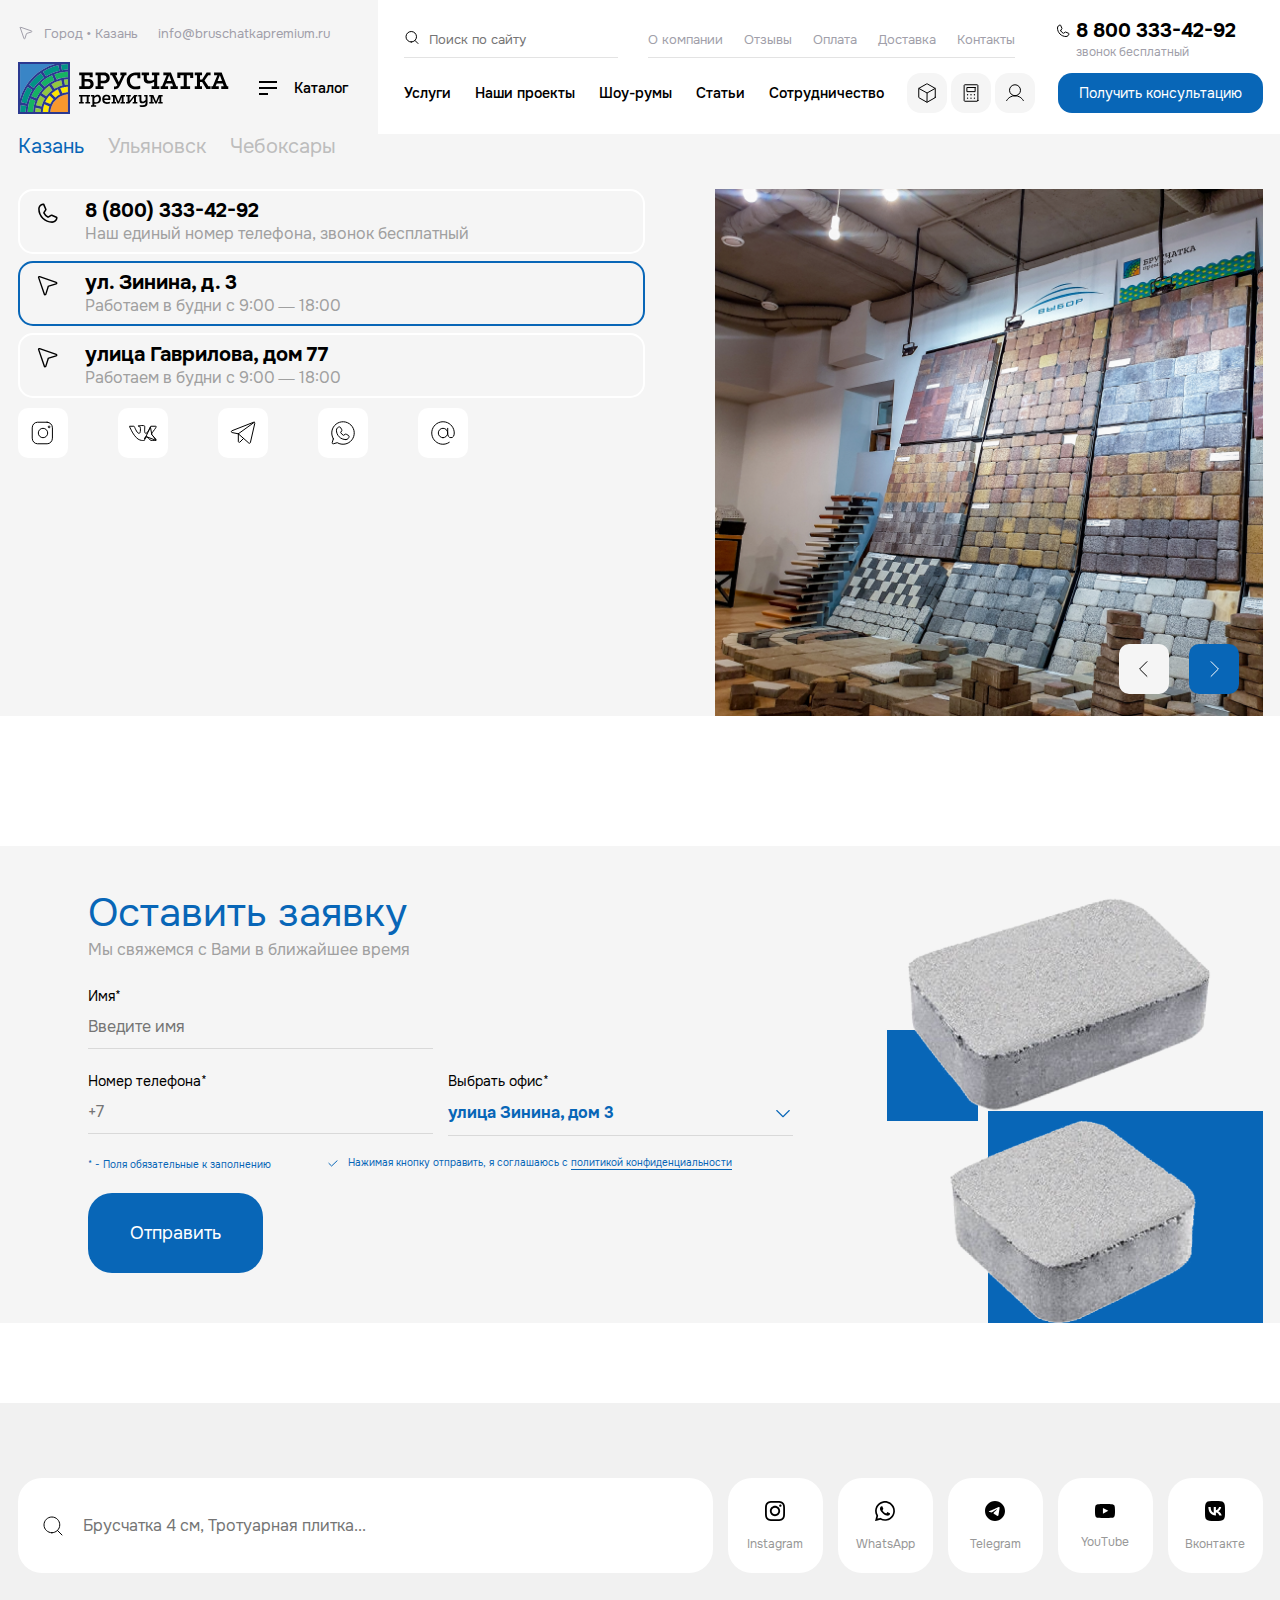
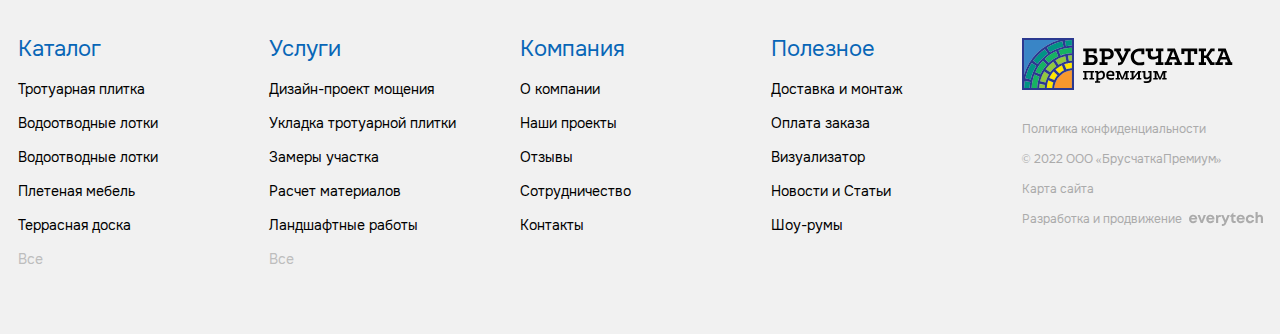
<file: contacts.html>
<!DOCTYPE html>
<html lang="ru">

<head>
	<title>Контакты</title>
	<meta charset="UTF-8" />
	<meta name="format-detection" content="telephone=no" />
	<!-- <style>body{opacity: 0;}</style> -->
	<link rel="stylesheet" href="css/style.min.css?_v=20221225134704" />
	<link rel="shortcut icon" href="img/favicon/favicon.ico" />
	<!-- <meta name="robots" content="noindex, nofollow"> -->
	<meta name="viewport" content="width=device-width, initial-scale=1.0" />
	<link rel="apple-touch-icon" sizes="180x180" href="img/favicon//apple-touch-icon.png" />
	<link rel="icon" type="image/png" sizes="32x32" href="img/favicon//favicon-32x32.png" />
	<link rel="icon" type="image/png" sizes="16x16" href="img/favicon//favicon-16x16.png" />
	<link rel="manifest" href="img/favicon/site.webmanifest" />
	<meta name="msapplication-TileColor" content="#da532c" />
	<meta name="theme-color" content="#ffffff" />
</head>

<body>
	<div class="wrapper">
		<header class="header">
			<div class="header__container">
				<div class="header__wrapper">
					<div class="header__block _left">
						<div class="header__top-left-col">
							<button class="header__region-select">
								<svg width="16" height="16" viewBox="0 0 16 16" fill="none" xmlns="http://www.w3.org/2000/svg">
									<path d="M2.33683 2.97288L5.99965 13.5543C6.03414 13.654 6.09925 13.7402 6.18567 13.8006C6.27209 13.861 6.3754 13.8925 6.48082 13.8907C6.58625 13.8889 6.6884 13.8538 6.77267 13.7904C6.85694 13.727 6.91902 13.6386 6.95003 13.5378L8.42225 8.7531C8.44624 8.67516 8.48892 8.60426 8.54659 8.54659C8.60426 8.48892 8.67515 8.44624 8.7531 8.42226L13.5378 6.95003C13.6386 6.91902 13.727 6.85694 13.7904 6.77267C13.8538 6.6884 13.8889 6.58625 13.8907 6.48083C13.8925 6.3754 13.861 6.27209 13.8006 6.18567C13.7402 6.09925 13.654 6.03414 13.5543 5.99965L2.97288 2.33683C2.88421 2.30614 2.78869 2.30102 2.69725 2.32205C2.6058 2.34308 2.52212 2.38942 2.45577 2.45577C2.38942 2.52212 2.34308 2.6058 2.32205 2.69725C2.30102 2.78869 2.30614 2.88421 2.33683 2.97288V2.97288Z" stroke="#A19FAA" stroke-linecap="round" stroke-linejoin="round" />
								</svg>
								<span class="header__region-text">Город</span>
								<span class="header__region-value">
									Казань
								</span>
							</button>
							<a class="header__email" href="mailto:info@bruschatkapremium.ru">info@bruschatkapremium.ru</a>
						</div>
						<div class="header__middle-col">
							<div class="header__logo">
								<a href="#">
									<img src="img/icons/logo.svg" alt="">
								</a>
							</div>
							<button type="button" class="header__catalog">
								<i class="header__catalog-icon">
									<span></span>
								</i>
								Каталог
							</button>
						</div>
					</div>
					<div class="header__block _right">
						<div class="header__top-right-col">
							<div class="header__top-inner">
								<form class="header__search" action="#" autocomplete="off">
									<button class="header__search-icon">
										<svg width="16" height="16" viewBox="0 0 16 16" fill="none" xmlns="http://www.w3.org/2000/svg">
											<path d="M7.25 12.5C10.1495 12.5 12.5 10.1495 12.5 7.25C12.5 4.35051 10.1495 2 7.25 2C4.35051 2 2 4.35051 2 7.25C2 10.1495 4.35051 12.5 7.25 12.5Z" stroke="black" stroke-linecap="round" stroke-linejoin="round" />
											<path d="M10.9619 10.9624L13.9995 13.9999" stroke="black" stroke-linecap="round" stroke-linejoin="round" />
										</svg>
									</button>
									<input class="header__search-input" autocomplete="off" type="text" placeholder="Поиск по сайту">
								</form>
								<nav class="header__top-navbar">
									<a href="" class="header__top-navbar-link">
										О компании
									</a>
									<a href="" class="header__top-navbar-link">
										Отзывы
									</a>
									<a href="" class="header__top-navbar-link">
										Оплата
									</a>
									<a href="" class="header__top-navbar-link">
										Доставка
									</a>
									<a href="" class="header__top-navbar-link">
										Контакты
									</a>
								</nav>
							</div>


							<div class="header__phone">
								<div class="header__phone-icon">
									<svg width="16" height="16" viewBox="0 0 16 16" fill="none" xmlns="http://www.w3.org/2000/svg">
										<path d="M5.77977 7.80102C6.29842 8.86135 7.15792 9.71695 8.2206 10.2308C8.29835 10.2676 8.38436 10.2836 8.47015 10.2771C8.55595 10.2706 8.63857 10.2419 8.7099 10.1937L10.2746 9.15034C10.3438 9.1042 10.4235 9.07605 10.5063 9.06844C10.5891 9.06083 10.6725 9.074 10.749 9.10677L13.6763 10.3613C13.7757 10.4036 13.8588 10.477 13.9128 10.5705C13.9669 10.664 13.9892 10.7726 13.9762 10.8799C13.8837 11.6039 13.5304 12.2693 12.9826 12.7516C12.4347 13.2339 11.7299 13.5 11 13.5001C8.74566 13.5001 6.58365 12.6045 4.98959 11.0105C3.39553 9.41641 2.5 7.2544 2.5 5.00006C2.50004 4.27017 2.76612 3.56532 3.24843 3.01748C3.73073 2.46965 4.39618 2.1164 5.12019 2.02387C5.22745 2.01089 5.33602 2.03312 5.42955 2.08721C5.52307 2.1413 5.59649 2.22432 5.63873 2.32376L6.89439 5.25363C6.92687 5.32941 6.9401 5.41205 6.93291 5.49419C6.92572 5.57632 6.89833 5.65541 6.85318 5.7244L5.81341 7.31313C5.76608 7.3846 5.7381 7.46712 5.73221 7.55263C5.72631 7.63815 5.7427 7.72373 5.77977 7.80102V7.80102Z" stroke="black" stroke-linecap="round" stroke-linejoin="round" />
									</svg>
								</div>
								<div class="header__phone-wrap">
									<a class="header__phone-number" href="tel:+78003334292">8 800 333-42-92</a>
									<span>звонок бесплатный</span>
								</div>

							</div>

						</div>
						<div class="header__middle-right-col">
							<nav class="header__middle-navbar">
								<a href="" class="header__middle-navbar-link">
									Услуги
								</a>
								<a href="" class="header__middle-navbar-link">
									Наши проекты
								</a>
								<a href="" class="header__middle-navbar-link">
									Шоу-румы
								</a>
								<a href="" class="header__middle-navbar-link">
									Статьи
								</a>
								<a href="" class="header__middle-navbar-link">
									Сотрудничество
								</a>
							</nav>
							<div class="header__services-menu">
								<a href="" class="header__services-action-button _dely">
									<svg width="22" height="22" viewBox="0 0 22 22" fill="none" xmlns="http://www.w3.org/2000/svg">
										<path d="M19.25 15.2386V6.76147C19.25 6.63949 19.2175 6.51969 19.156 6.41439C19.0944 6.30909 19.0059 6.22207 18.8996 6.16227L11.3371 1.90836C11.2341 1.85048 11.1181 1.82007 11 1.82007C10.8819 1.82007 10.7659 1.85048 10.6629 1.90836L3.10045 6.16227C2.99412 6.22207 2.90563 6.30909 2.84404 6.41439C2.78246 6.51969 2.75 6.63949 2.75 6.76147V15.2386C2.75 15.3605 2.78246 15.4803 2.84404 15.5856C2.90563 15.6909 2.99412 15.778 3.10045 15.8378L10.6629 20.0917C10.7659 20.1496 10.8819 20.18 11 20.18C11.1181 20.18 11.2341 20.1496 11.3371 20.0917L18.8996 15.8378C19.0059 15.778 19.0944 15.6909 19.156 15.5856C19.2175 15.4803 19.25 15.3605 19.25 15.2386Z" stroke="black" stroke-linecap="round" stroke-linejoin="round" />
										<path d="M19.1552 6.41313L11.0816 11L2.84521 6.41235" stroke="black" stroke-linecap="round" stroke-linejoin="round" />
										<path d="M11.0817 11L11.001 20.18" stroke="black" stroke-linecap="round" stroke-linejoin="round" />
									</svg>
								</a>
								<a href="" class="header__services-action-button _calc">
									<svg width="22" height="22" viewBox="0 0 22 22" fill="none" xmlns="http://www.w3.org/2000/svg">
										<path d="M15.125 5.5H6.875V9.625H15.125V5.5Z" stroke="black" stroke-linecap="round" stroke-linejoin="round" />
										<path d="M17.875 18.5625V3.4375C17.875 3.0578 17.5672 2.75 17.1875 2.75L4.8125 2.75C4.4328 2.75 4.125 3.0578 4.125 3.4375L4.125 18.5625C4.125 18.9422 4.4328 19.25 4.8125 19.25H17.1875C17.5672 19.25 17.875 18.9422 17.875 18.5625Z" stroke="black" stroke-linecap="round" stroke-linejoin="round" />
										<path d="M7.5625 13.4062C7.9422 13.4062 8.25 13.0984 8.25 12.7188C8.25 12.3391 7.9422 12.0312 7.5625 12.0312C7.1828 12.0312 6.875 12.3391 6.875 12.7188C6.875 13.0984 7.1828 13.4062 7.5625 13.4062Z" fill="black" />
										<path d="M11 13.4062C11.3797 13.4062 11.6875 13.0984 11.6875 12.7188C11.6875 12.3391 11.3797 12.0312 11 12.0312C10.6203 12.0312 10.3125 12.3391 10.3125 12.7188C10.3125 13.0984 10.6203 13.4062 11 13.4062Z" fill="black" />
										<path d="M14.4375 13.4062C14.8172 13.4062 15.125 13.0984 15.125 12.7188C15.125 12.3391 14.8172 12.0312 14.4375 12.0312C14.0578 12.0312 13.75 12.3391 13.75 12.7188C13.75 13.0984 14.0578 13.4062 14.4375 13.4062Z" fill="black" />
										<path d="M7.5625 16.8438C7.9422 16.8438 8.25 16.5359 8.25 16.1562C8.25 15.7766 7.9422 15.4688 7.5625 15.4688C7.1828 15.4688 6.875 15.7766 6.875 16.1562C6.875 16.5359 7.1828 16.8438 7.5625 16.8438Z" fill="black" />
										<path d="M11 16.8438C11.3797 16.8438 11.6875 16.5359 11.6875 16.1562C11.6875 15.7766 11.3797 15.4688 11 15.4688C10.6203 15.4688 10.3125 15.7766 10.3125 16.1562C10.3125 16.5359 10.6203 16.8438 11 16.8438Z" fill="black" />
										<path d="M14.4375 16.8438C14.8172 16.8438 15.125 16.5359 15.125 16.1562C15.125 15.7766 14.8172 15.4688 14.4375 15.4688C14.0578 15.4688 13.75 15.7766 13.75 16.1562C13.75 16.5359 14.0578 16.8438 14.4375 16.8438Z" fill="black" />
									</svg>
								</a>
								<a href="" class="header__services-action-button _profile">
									<svg width="22" height="22" viewBox="0 0 22 22" fill="none" xmlns="http://www.w3.org/2000/svg">
										<path d="M11 13.75C14.0376 13.75 16.5 11.2876 16.5 8.25C16.5 5.21243 14.0376 2.75 11 2.75C7.96243 2.75 5.5 5.21243 5.5 8.25C5.5 11.2876 7.96243 13.75 11 13.75Z" stroke="black" stroke-linecap="round" stroke-linejoin="round" />
										<path d="M2.66309 18.5617C3.50833 17.0987 4.72371 15.8838 6.18711 15.0392C7.65052 14.1946 9.31042 13.75 11.0001 13.75C12.6897 13.75 14.3496 14.1947 15.813 15.0393C17.2764 15.8839 18.4917 17.0988 19.3369 18.5619" stroke="black" stroke-linecap="round" stroke-linejoin="round" />
									</svg>
								</a>
							</div>
							<button tytpe="button" class="header__callback">
								Получить консультацию
							</button>
						</div>

					</div>


					<div class="header__menu menu js-burger">
						<button type="button" class="menu__icon icon-menu"><span></span></button>
					</div>

					<button type="button" class="header__menu-search js-search">
						<svg width="25" height="25" viewBox="0 0 24 24">
							<path d="M10.602 15.905a5.305 5.305 0 01-5.298-5.3c0-2.923 2.377-5.3 5.298-5.3a5.305 5.305 0 015.298 5.3c0 2.922-2.377 5.3-5.298 5.3zm11.057 5.76a1.152 1.152 0 00.007-1.628l-4.924-4.968a7.554 7.554 0 001.462-4.464c0-4.193-3.41-7.605-7.602-7.605S3 6.412 3 10.605c0 4.192 3.41 7.605 7.602 7.605a7.55 7.55 0 004.518-1.504l4.91 4.953a1.152 1.152 0 001.63.007z"></path>
						</svg>
					</button>

					<div class="header__form-search">
						<form action="">
							<div class="header__form-search-wrap">
								<input autocomplete="off" type="text" placeholder="Поиск по сайту" class="header__form-search-input">
								<div class="header__form-search-control">
									<button type="submit" class="btn__search">
										<svg width="25" height="25" viewBox="0 0 16 16" fill="none" xmlns="http://www.w3.org/2000/svg">
											<path d="M7.24994 12.5C10.1494 12.5 12.4999 10.1495 12.4999 7.25C12.4999 4.35051 10.1494 2 7.24994 2C4.35044 2 1.99994 4.35051 1.99994 7.25C1.99994 10.1495 4.35044 12.5 7.24994 12.5Z" stroke="black" stroke-linecap="round" stroke-linejoin="round" />
											<path d="M10.962 10.9624L13.9996 13.9999" stroke="black" stroke-linecap="round" stroke-linejoin="round" />
										</svg>
									</button>
								</div>
								<button type="button" class="btn__close">
									<svg xmlns="http://www.w3.org/2000/svg" width="35" height="35" fill="currentColor" class="bi bi-x" viewBox="0 0 16 16">
										<path d="M4.646 4.646a.5.5 0 0 1 .708 0L8 7.293l2.646-2.647a.5.5 0 0 1 .708.708L8.707 8l2.647 2.646a.5.5 0 0 1-.708.708L8 8.707l-2.646 2.647a.5.5 0 0 1-.708-.708L7.293 8 4.646 5.354a.5.5 0 0 1 0-.708z" />
									</svg>
								</button>
							</div>

						</form>


					</div>


					<nav class="menu__body">
						<div class="menu__headline">
							Регион и поддержка
						</div>
						<ul class="menu__list">
							<li class="menu__item"><a href="" class="menu__link">
									<svg width="18" height="18" viewBox="0 0 18 18" fill="none" xmlns="http://www.w3.org/2000/svg">
										<path d="M2.62897 3.3444L6.74963 15.2485C6.78844 15.3606 6.86168 15.4576 6.95891 15.5256C7.05613 15.5935 7.17235 15.629 7.29096 15.627C7.40956 15.6249 7.52448 15.5854 7.61929 15.5141C7.71409 15.4428 7.78393 15.3433 7.81881 15.23L9.47507 9.84715C9.50205 9.75946 9.55007 9.6797 9.61494 9.61482C9.67982 9.54995 9.75958 9.50193 9.84727 9.47495L15.2301 7.81869C15.3435 7.78381 15.4429 7.71397 15.5142 7.61917C15.5855 7.52436 15.625 7.40945 15.6271 7.29084C15.6291 7.17223 15.5937 7.05601 15.5257 6.95879C15.4577 6.86156 15.3608 6.78832 15.2487 6.74951L3.34452 2.62885C3.24477 2.59432 3.13731 2.58855 3.03444 2.61221C2.93156 2.63588 2.83742 2.68801 2.76277 2.76265C2.68813 2.8373 2.636 2.93144 2.61234 3.03431C2.58867 3.13719 2.59444 3.24465 2.62897 3.3444V3.3444Z" stroke="black" stroke-linecap="round" stroke-linejoin="round" />
									</svg>
									<span>Казань</span></a></li>
							<li class="menu__item"><a href="mailto:info@bruschatkapremium.ru" class="menu__link">
									<svg width="18" height="18" viewBox="0 0 18 18" fill="none" xmlns="http://www.w3.org/2000/svg">
										<path d="M2.25 3.9375H15.75V13.5C15.75 13.6492 15.6907 13.7923 15.5852 13.8977C15.4798 14.0032 15.3367 14.0625 15.1875 14.0625H2.8125C2.66332 14.0625 2.52024 14.0032 2.41475 13.8977C2.30926 13.7923 2.25 13.6492 2.25 13.5V3.9375Z" stroke="black" stroke-linecap="round" stroke-linejoin="round" />
										<path d="M15.75 3.9375L9 10.125L2.25 3.9375" stroke="black" stroke-linecap="round" stroke-linejoin="round" />
									</svg>
									<span>info@bruschatkapremium.ru</span></a></li>

							<li class="menu__item"><a href="tel:+78003334292" class="menu__link">
									<svg width="18" height="18" viewBox="0 0 18 18" fill="none" xmlns="http://www.w3.org/2000/svg">
										<path d="M6.50224 8.77605C7.08572 9.96893 8.05266 10.9315 9.24818 11.5095C9.33565 11.551 9.4324 11.5689 9.52892 11.5616C9.62544 11.5543 9.71839 11.522 9.79863 11.4679L11.559 10.294C11.6368 10.2421 11.7264 10.2105 11.8196 10.2019C11.9127 10.1933 12.0066 10.2082 12.0926 10.245L15.3858 11.6564C15.4977 11.7039 15.5911 11.7865 15.652 11.8917C15.7128 11.997 15.7378 12.1191 15.7232 12.2398C15.6191 13.0543 15.2217 13.8029 14.6054 14.3455C13.9891 14.8881 13.1961 15.1874 12.375 15.1875C9.83887 15.1875 7.40661 14.18 5.61329 12.3867C3.81997 10.5934 2.8125 8.16111 2.8125 5.62498C2.81254 4.80385 3.11189 4.01089 3.65448 3.39458C4.19707 2.77826 4.94571 2.38086 5.76021 2.27677C5.88088 2.26216 6.00302 2.28717 6.10824 2.34802C6.21346 2.40887 6.29605 2.50227 6.34357 2.61414L7.75619 5.91024C7.79272 5.9955 7.80761 6.08847 7.79952 6.18087C7.79144 6.27327 7.76062 6.36224 7.70983 6.43985L6.54008 8.22718C6.48684 8.30758 6.45537 8.40042 6.44874 8.49662C6.4421 8.59283 6.46054 8.6891 6.50224 8.77605V8.77605Z" stroke="black" stroke-linecap="round" stroke-linejoin="round" />
									</svg>
									<span>8 800 333-42-92</span></a>
								<p>звонок бесплатный</p>
							</li>
						</ul>
						<div class="menu__headline">
							Профиль
						</div>
						<ul class="menu__list">
							<li class="menu__item"><a href="" class="menu__link">
									<svg width="18" height="18" viewBox="0 0 22 22" fill="none" xmlns="http://www.w3.org/2000/svg">
										<path d="M11 13.75C14.0376 13.75 16.5 11.2876 16.5 8.25C16.5 5.21243 14.0376 2.75 11 2.75C7.96243 2.75 5.5 5.21243 5.5 8.25C5.5 11.2876 7.96243 13.75 11 13.75Z" stroke="black" stroke-linecap="round" stroke-linejoin="round" />
										<path d="M2.66312 18.5617C3.50836 17.0987 4.72374 15.8838 6.18714 15.0392C7.65055 14.1946 9.31045 13.75 11.0001 13.75C12.6897 13.75 14.3496 14.1947 15.813 15.0393C17.2764 15.8839 18.4918 17.0988 19.337 18.5619" stroke="black" stroke-linecap="round" stroke-linejoin="round" />
									</svg>

									<span>Личный кабинет</span></a></li>
							<li class="menu__item"><a href="" class="menu__link">
									<svg width="18" height="18" viewBox="0 0 22 22" fill="none" xmlns="http://www.w3.org/2000/svg">
										<path d="M15.125 5.5H6.875V9.625H15.125V5.5Z" stroke="black" stroke-linecap="round" stroke-linejoin="round" />
										<path d="M17.875 18.5625V3.4375C17.875 3.0578 17.5672 2.75 17.1875 2.75L4.8125 2.75C4.4328 2.75 4.125 3.0578 4.125 3.4375L4.125 18.5625C4.125 18.9422 4.4328 19.25 4.8125 19.25H17.1875C17.5672 19.25 17.875 18.9422 17.875 18.5625Z" stroke="black" stroke-linecap="round" stroke-linejoin="round" />
										<path d="M7.5625 13.4062C7.9422 13.4062 8.25 13.0984 8.25 12.7188C8.25 12.3391 7.9422 12.0312 7.5625 12.0312C7.1828 12.0312 6.875 12.3391 6.875 12.7188C6.875 13.0984 7.1828 13.4062 7.5625 13.4062Z" fill="black" />
										<path d="M11 13.4062C11.3797 13.4062 11.6875 13.0984 11.6875 12.7188C11.6875 12.3391 11.3797 12.0312 11 12.0312C10.6203 12.0312 10.3125 12.3391 10.3125 12.7188C10.3125 13.0984 10.6203 13.4062 11 13.4062Z" fill="black" />
										<path d="M14.4375 13.4062C14.8172 13.4062 15.125 13.0984 15.125 12.7188C15.125 12.3391 14.8172 12.0312 14.4375 12.0312C14.0578 12.0312 13.75 12.3391 13.75 12.7188C13.75 13.0984 14.0578 13.4062 14.4375 13.4062Z" fill="black" />
										<path d="M7.5625 16.8438C7.9422 16.8438 8.25 16.5359 8.25 16.1562C8.25 15.7766 7.9422 15.4688 7.5625 15.4688C7.1828 15.4688 6.875 15.7766 6.875 16.1562C6.875 16.5359 7.1828 16.8438 7.5625 16.8438Z" fill="black" />
										<path d="M11 16.8438C11.3797 16.8438 11.6875 16.5359 11.6875 16.1562C11.6875 15.7766 11.3797 15.4688 11 15.4688C10.6203 15.4688 10.3125 15.7766 10.3125 16.1562C10.3125 16.5359 10.6203 16.8438 11 16.8438Z" fill="black" />
										<path d="M14.4375 16.8438C14.8172 16.8438 15.125 16.5359 15.125 16.1562C15.125 15.7766 14.8172 15.4688 14.4375 15.4688C14.0578 15.4688 13.75 15.7766 13.75 16.1562C13.75 16.5359 14.0578 16.8438 14.4375 16.8438Z" fill="black" />
									</svg>
									<span>Калькулятор</span></a></li>
							<li class="menu__item"><a href="" class="menu__link">
									<svg width="18" height="18" viewBox="0 0 22 22" fill="none" xmlns="http://www.w3.org/2000/svg">
										<path d="M19.25 15.2386V6.76147C19.25 6.63949 19.2175 6.51969 19.156 6.41439C19.0944 6.30909 19.0059 6.22207 18.8996 6.16227L11.3371 1.90836C11.2341 1.85048 11.1181 1.82007 11 1.82007C10.8819 1.82007 10.7659 1.85048 10.6629 1.90836L3.10045 6.16227C2.99412 6.22207 2.90563 6.30909 2.84404 6.41439C2.78246 6.51969 2.75 6.63949 2.75 6.76147V15.2386C2.75 15.3605 2.78246 15.4803 2.84404 15.5856C2.90563 15.6909 2.99412 15.778 3.10045 15.8378L10.6629 20.0917C10.7659 20.1496 10.8819 20.18 11 20.18C11.1181 20.18 11.2341 20.1496 11.3371 20.0917L18.8996 15.8378C19.0059 15.778 19.0944 15.6909 19.156 15.5856C19.2175 15.4803 19.25 15.3605 19.25 15.2386Z" stroke="black" stroke-linecap="round" stroke-linejoin="round" />
										<path d="M19.1552 6.41313L11.0816 11L2.84521 6.41235" stroke="black" stroke-linecap="round" stroke-linejoin="round" />
										<path d="M11.0816 11L11.0009 20.18" stroke="black" stroke-linecap="round" stroke-linejoin="round" />
									</svg>
									<span>Расчет доставки</span></a></li>
						</ul>
						<div class="menu__headline">
							Покупателям
						</div>
						<ul class="menu__list">
							<li class="menu__item"><a href="" class="menu__link">
									<span>О компании</span></a></li>
							<li class="menu__item"><a href="" class="menu__link">
									<span>Отзывы</span></a></li>
							<li class="menu__item"><a href="" class="menu__link">
									<span>Оплата</span></a></li>
							<li class="menu__item"><a href="" class="menu__link">
									<span>Доставка</span></a></li>
							<li class="menu__item"><a href="" class="menu__link">
									<span>Контакты</span></a></li>

						</ul>
						<div class="menu__headline">
							Компания
						</div>
						<ul class="menu__list">
							<li class="menu__item"><a href="" class="menu__link">
									<span>Услуги</span></a></li>
							<li class="menu__item"><a href="" class="menu__link">
									<span>Наши проекты</span></a></li>
							<li class="menu__item"><a href="" class="menu__link">
									<span>Шоу-румы</span></a></li>
							<li class="menu__item"><a href="" class="menu__link">
									<span>Статьи</span></a></li>
							<li class="menu__item"><a href="" class="menu__link">
									<span>Сотрудничество</span></a></li>



						</ul>

						<ul class="menu__list _bottom">

							<li class="menu__item">
								<button class="menu__link" type="button">Получить консультацию</button>
							</li>



						</ul>


					</nav>




				</div>


			</div>
		</header>
		<main class="page">
			<section class="contacts">
				<div class="contacts__container">
					<!-- <h1 class="contacts__title">
            Мы всегда рады видеть Вас в наших шоурумах и соцсетях
        </h1>  -->
					<div data-tabs class="tabs">
						<nav data-tabs-titles class="tabs__navigation">
							<button type="button" class="tabs__title _tab-active">Казань</button>
							<button type="button" class="tabs__title">Ульяновск</button>
							<button type="button" class="tabs__title">Чебоксары</button>
						</nav>
						<div data-tabs-body class="tabs__content">
							<div class="tabs__body">
								<div class="contacts__row">
									<div class="contacts__block">
										<div class="contacts__info">
											<div class="contacts__info-item _phone">
												<a href="tel:+78003334292">8 (800) 333-42-92</a>
												<span>Наш единый номер телефона, звонок бесплатный</span>
											</div>
											<div class="contacts__info-item _address _active">
												<a href="" target="_blank">ул. Зинина, д. 3</a>
												<span>Работаем в будни c 9:00 — 18:00</span>
											</div>
											<div class="contacts__info-item _address">
												<a href="" target="_blank">улица Гаврилова, дом 77</a>
												<span>Работаем в будни c 9:00 — 18:00</span>
											</div>
										</div>
										<div class="contacts__social">
											<a href="" class="contacts__social-item">
												<svg width="30" height="30" viewBox="0 0 30 30" fill="none" xmlns="http://www.w3.org/2000/svg">
													<path d="M15 19.6875C17.5888 19.6875 19.6875 17.5888 19.6875 15C19.6875 12.4112 17.5888 10.3125 15 10.3125C12.4112 10.3125 10.3125 12.4112 10.3125 15C10.3125 17.5888 12.4112 19.6875 15 19.6875Z" stroke="black" stroke-miterlimit="10" />
													<path d="M19.1435 4.21875H9.48631C6.57712 4.21875 4.21875 6.73715 4.21875 9.84375V20.1562C4.21875 23.2629 6.57712 25.7812 9.48631 25.7812H19.1435C22.0527 25.7812 24.4111 23.2629 24.4111 20.1562V9.84375C24.4111 6.73715 22.0527 4.21875 19.1435 4.21875Z" stroke="black" stroke-linecap="round" stroke-linejoin="round" />
													<path d="M22 8.90625C22 9.40676 21.5943 9.8125 21.0938 9.8125C20.5932 9.8125 20.1875 9.40676 20.1875 8.90625C20.1875 8.40574 20.5932 8 21.0938 8C21.5943 8 22 8.40574 22 8.90625Z" stroke="black" />
												</svg>
											</a>
											<a href="" class="contacts__social-item">
												<svg width="30" height="30" viewBox="0 0 30 30" fill="none" xmlns="http://www.w3.org/2000/svg">
													<path d="M22.423 8.94645L22.423 8.94644C22.2373 9.44886 21.8892 10.1929 21.0738 11.7404C20.6336 12.5779 20.1189 13.3638 19.6497 13.9729C19.4153 14.2773 19.1877 14.5434 18.9822 14.7522C18.7893 14.9482 18.5765 15.1348 18.3723 15.2313L18.3674 15.2336L18.3674 15.2335C18.2605 15.2826 18.1541 15.3154 18.04 15.3288C17.9327 15.3414 17.839 15.3339 17.7703 15.3267C17.5737 15.3085 17.2876 15.2064 17.0488 14.915L17.0477 14.9135C16.9963 14.8504 16.9217 14.7541 16.856 14.5905C16.7958 14.4405 16.7498 14.2519 16.7153 13.9992C16.6469 13.4976 16.6142 12.666 16.6577 11.218L16.6577 11.2176C16.6698 10.8219 16.6897 10.4556 16.7077 10.1231L16.7095 10.0884C16.7282 9.74383 16.7442 9.44056 16.7487 9.16762C16.7578 8.60716 16.7138 8.2606 16.6038 8.03252C16.5983 8.0221 16.5786 7.99189 16.5396 7.94915C16.5064 7.91285 16.4742 7.88378 16.4558 7.86861C16.4028 7.83268 16.2956 7.78225 16.116 7.73109C15.9351 7.67958 15.7115 7.63577 15.4567 7.60068C14.9472 7.53054 14.3484 7.5 13.7887 7.5C12.6664 7.5 11.8352 7.62902 11.4594 7.7413C11.3424 7.77625 11.2239 7.82514 11.1116 7.88212C11.2323 7.94006 11.377 8.01761 11.5142 8.11923C11.6837 8.2448 11.8727 8.42964 11.9783 8.69344L11.9814 8.70127L11.9813 8.7013C12.5122 10.0954 12.6181 11.2146 12.3363 13.1168L12.3361 13.1183C12.3291 13.1643 12.3217 13.2158 12.3138 13.2714C12.286 13.4653 12.2511 13.7093 12.2012 13.9469C12.1375 14.2505 12.0386 14.6031 11.8609 14.8953L11.8607 14.8957C11.6877 15.1797 11.4133 15.2891 11.2142 15.3267C11.0258 15.3622 10.8329 15.3487 10.6978 15.3064C10.0479 15.106 9.52666 14.5969 9.09025 14.0075C8.64797 13.4102 8.24397 12.6621 7.85359 11.8891L7.85316 11.8883C7.44248 11.0713 7.13224 10.3765 6.89707 9.82882C6.80487 9.61412 6.72645 9.42756 6.65887 9.26679C6.54926 9.00602 6.46815 8.81308 6.40304 8.67789C6.31968 8.50482 6.23238 8.40824 6.14423 8.35087C6.0577 8.29455 5.92923 8.24919 5.71619 8.24919H1.61193C1.58911 8.24919 1.5541 8.26034 1.52399 8.28805C1.50806 8.3027 1.50211 8.31353 1.50012 8.31807C1.50253 8.39164 1.54202 8.56593 1.65673 8.86219C1.76759 9.14851 1.92556 9.49244 2.11056 9.87079C2.28658 10.2308 2.48241 10.6126 2.67883 10.9955C2.68822 11.0138 2.69761 11.0321 2.707 11.0504C2.91166 11.4495 3.11616 11.849 3.29236 12.2145C4.52055 14.7569 6.13167 17.2137 8.30484 19.5994L8.3071 19.6019L8.30709 19.6019C10.4936 22.0348 13.4883 22.489 14.4068 22.489C14.9051 22.489 15.3453 22.4798 15.6911 22.4638C16.0502 22.4473 16.2741 22.4247 16.3617 22.4062L16.3661 22.4053L16.3661 22.4053C16.4207 22.3943 16.4781 22.3681 16.5126 22.3429C16.5838 22.2856 16.6401 22.187 16.6702 21.9765C16.6853 21.8707 16.6913 21.7535 16.6949 21.619C16.6958 21.5859 16.6965 21.5505 16.6972 21.5137C16.6993 21.4125 16.7016 21.3009 16.7077 21.199L22.423 8.94645ZM22.423 8.94645L22.425 8.94096M22.423 8.94645L22.425 8.94096M10.9776 7.95571L11.0287 7.84342C11.0289 7.84352 11.0292 7.84363 11.0294 7.84374C10.8273 7.75116 10.6183 7.70964 10.4803 7.68758C10.4654 7.6988 10.4508 7.71012 10.4365 7.72154C10.4466 7.72913 10.4571 7.73776 10.4678 7.74756C10.511 7.78692 10.5579 7.84581 10.5874 7.92637C10.6171 8.00755 10.6197 8.08498 10.6107 8.14719C10.6066 8.17525 10.6003 8.19962 10.5936 8.21988C10.6024 8.2221 10.6113 8.22441 10.6203 8.22682C10.709 8.13563 10.8346 8.04044 10.9776 7.95571ZM10.9776 7.95571L10.8218 8.2986L10.9776 7.95571ZM22.425 8.94096C22.5035 8.72046 22.5952 8.51515 22.695 8.37348C22.7569 8.28565 22.796 8.25721 22.8099 8.24919H27.3686C27.6105 8.24919 27.7867 8.2596 27.9165 8.28012C28.0477 8.30089 28.0998 8.3274 28.1154 8.33764C28.1159 8.33799 28.1164 8.33821 28.1169 8.33841C28.1191 8.33943 28.1208 8.34019 28.1265 8.35553C28.1386 8.38816 28.1543 8.4599 28.1543 8.60452C28.1543 8.98285 27.9396 9.49766 27.5487 10.1238C27.2339 10.6281 26.8472 11.1411 26.4694 11.6425C26.3898 11.748 26.3107 11.8531 26.2327 11.9574C25.1814 13.3618 24.5663 14.1997 24.2114 14.7345C23.8697 15.2496 23.7105 15.5637 23.6869 15.8947C23.6761 16.0174 23.674 16.1335 23.691 16.2547C23.708 16.3768 23.7414 16.4815 23.7772 16.5792M22.425 8.94096L23.7772 16.5792M19.0122 18.9017L19.0147 18.9029C19.5001 19.1481 19.8553 19.5453 20.1393 19.863C20.1676 19.8946 20.1952 19.9255 20.2221 19.9553C20.4144 20.165 20.5926 20.3711 20.7654 20.5708C21.1966 21.0693 21.5933 21.5281 22.0882 21.9031C22.3676 22.1134 22.6808 22.2539 23.0426 22.3682C23.4827 22.5039 23.9064 22.5138 24.4344 22.4896L24.4365 22.4895C24.9424 22.4684 25.3479 22.4691 25.8872 22.4699C26.0013 22.4701 26.1215 22.4703 26.2498 22.4703C26.3274 22.4703 26.4058 22.4706 26.4843 22.4709C26.7956 22.4721 27.11 22.4734 27.3948 22.4557C27.5713 22.4447 27.7194 22.4273 27.8344 22.4025C27.9464 22.3784 27.9898 22.3549 27.9957 22.3517L19.0122 18.9017ZM19.0122 18.9017C18.7048 18.7485 18.3766 18.6821 18.0448 18.7615C17.7191 18.8393 17.462 19.0406 17.2583 19.2817M19.0122 18.9017L17.2583 19.2817M23.7772 16.5792C23.8996 16.9186 24.1104 17.175 24.3312 17.3954C24.4412 17.5052 24.561 17.613 24.6792 17.7185C24.6942 17.7319 24.7092 17.7453 24.7243 17.7587C24.83 17.8529 24.9366 17.9479 25.0476 18.0522L23.7772 16.5792ZM17.2583 19.2817C17.0075 19.5762 16.8842 19.9446 16.8158 20.2692C16.7463 20.5987 16.7232 20.9362 16.7078 21.1987L17.2583 19.2817ZM28.1224 22.227C28.0978 22.2649 28.0615 22.3002 27.9959 22.3516L25.0483 18.0529C26.2993 19.2329 27.092 20.1114 27.5687 20.7731C28.054 21.4468 28.1667 21.8348 28.1667 22.0463C28.1667 22.1461 28.1423 22.1965 28.1224 22.227Z" stroke="black" />
												</svg>
											</a>
											<a href="" class="contacts__social-item">
												<svg width="30" height="30" viewBox="0 0 30 30" fill="none" xmlns="http://www.w3.org/2000/svg">
													<path d="M10.3126 15.8055L20.8498 25.0782C20.9717 25.1855 21.1194 25.2593 21.2784 25.2923C21.4375 25.3253 21.6023 25.3165 21.7569 25.2667C21.9114 25.2168 22.0504 25.1277 22.1602 25.008C22.2699 24.8883 22.3467 24.7421 22.383 24.5838L26.7908 5.34955C26.8289 5.18325 26.8209 5.0097 26.7677 4.84761C26.7145 4.68552 26.618 4.54103 26.4887 4.4297C26.3594 4.31838 26.2022 4.24445 26.034 4.21588C25.8658 4.1873 25.693 4.20517 25.5342 4.26756L3.90647 12.7642C3.71798 12.8382 3.55853 12.9713 3.45199 13.1435C3.34545 13.3158 3.29754 13.5179 3.31543 13.7196C3.33333 13.9213 3.41606 14.1118 3.55125 14.2626C3.68644 14.4134 3.86683 14.5163 4.06541 14.556L10.3126 15.8055Z" stroke="black" stroke-linecap="round" stroke-linejoin="round" />
													<path d="M10.3125 15.8056L26.2632 4.28564" stroke="black" stroke-linecap="round" stroke-linejoin="round" />
													<path d="M15.575 20.4362L11.9129 24.0983C11.7818 24.2295 11.6148 24.3187 11.4329 24.3549C11.251 24.3911 11.0625 24.3725 10.8912 24.3016C10.7199 24.2306 10.5735 24.1105 10.4705 23.9563C10.3675 23.8021 10.3125 23.6209 10.3125 23.4354V15.8052" stroke="black" stroke-linecap="round" stroke-linejoin="round" />
												</svg>
											</a>
											<a href="" class="contacts__social-item">
												<svg width="30" height="30" viewBox="0 0 30 30" fill="none" xmlns="http://www.w3.org/2000/svg">
													<path d="M5.32369 20.7418C3.92595 18.3856 3.43645 15.6001 3.9471 12.9085C4.45776 10.2169 5.93344 7.80427 8.09705 6.12368C10.2607 4.44309 12.9634 3.61014 15.6976 3.78124C18.4319 3.95235 21.0097 5.11573 22.9469 7.05294C24.8841 8.99014 26.0475 11.5679 26.2186 14.3022C26.3898 17.0365 25.5568 19.7392 23.8763 21.9028C22.1957 24.0664 19.7831 25.5421 17.0914 26.0528C14.3998 26.5634 11.6144 26.074 9.25811 24.6762L9.25814 24.6761L5.3726 25.7863C5.21185 25.8322 5.04173 25.8343 4.87988 25.7924C4.71804 25.7504 4.57035 25.666 4.45213 25.5478C4.33391 25.4295 4.24946 25.2819 4.20752 25.12C4.16558 24.9582 4.16769 24.788 4.21362 24.6273L5.32377 20.7418L5.32369 20.7418Z" stroke="black" stroke-linecap="round" stroke-linejoin="round" />
													<path d="M17.8258 21.5625C16.5924 21.5642 15.3708 21.3226 14.231 20.8514C13.0912 20.3802 12.0555 19.6888 11.1834 18.8166C10.3112 17.9445 9.61977 16.9088 9.14858 15.769C8.6774 14.6292 8.43576 13.4076 8.43751 12.1742C8.4403 11.306 8.78732 10.4744 9.40245 9.86178C10.0176 9.24915 10.8506 8.90551 11.7188 8.90625V8.90625C11.8611 8.90625 12.001 8.9439 12.1242 9.01537C12.2473 9.08684 12.3494 9.1896 12.4201 9.31324L13.7901 11.7108C13.8727 11.8554 13.9153 12.0194 13.9136 12.1859C13.9118 12.3524 13.8657 12.5155 13.78 12.6583L12.6797 14.4921C13.2458 15.7483 14.2517 16.7542 15.5079 17.3203V17.3203L17.3417 16.22C17.4845 16.1343 17.6476 16.0882 17.8141 16.0864C17.9806 16.0847 18.1446 16.1273 18.2892 16.2099L20.6868 17.5799C20.8104 17.6506 20.9132 17.7527 20.9846 17.8758C21.0561 17.999 21.0938 18.1389 21.0938 18.2813V18.2813C21.0913 19.1484 20.7466 19.9796 20.1347 20.594C19.5227 21.2084 18.693 21.5565 17.8258 21.5625V21.5625Z" stroke="black" stroke-linecap="round" stroke-linejoin="round" />
												</svg>
											</a>
											<a href="" class="contacts__social-item">
												<svg width="30" height="30" viewBox="0 0 30 30" fill="none" xmlns="http://www.w3.org/2000/svg">
													<path d="M15 19.687C17.5888 19.687 19.6875 17.5883 19.6875 14.9995C19.6875 12.4107 17.5888 10.312 15 10.312C12.4112 10.312 10.3125 12.4107 10.3125 14.9995C10.3125 17.5883 12.4112 19.687 15 19.687Z" stroke="black" stroke-linecap="round" stroke-linejoin="round" />
													<path d="M21.2207 24.3748C19.1321 25.7609 16.6404 26.4098 14.141 26.2186C11.6416 26.0274 9.27768 25.007 7.42425 23.3193C5.57082 21.6316 4.33408 19.3733 3.91027 16.9027C3.48647 14.432 3.89987 11.8906 5.08488 9.68173C6.26989 7.47282 8.15863 5.7229 10.4514 4.70965C12.7442 3.69639 15.3097 3.47784 17.7408 4.08866C20.172 4.69948 22.3295 6.1047 23.8711 8.08134C25.4127 10.058 26.25 12.4928 26.2502 14.9995C26.2502 17.5884 25.3127 19.687 22.969 19.687C20.6252 19.687 19.6877 17.5884 19.6877 14.9995V10.312" stroke="black" stroke-linecap="round" stroke-linejoin="round" />
												</svg>
											</a>
										</div>
									</div>
									<div class="preview">
										<div class="preview__slider swiper _slider-kazan">
											<div class="preview__wrapper swiper-wrapper">
												<div class="preview__slide swiper-slide ">
													<img src="img/preview/1.png" alt="">
												</div>
												<div class="preview__slide swiper-slide">
													<img src="img/preview/1.png" alt="">
												</div>
											</div>
											<div class="preview__control">
												<button type="button" class="preview__control-prev prev1">
													<svg width="24" height="24" viewBox="0 0 24 24" fill="none" xmlns="http://www.w3.org/2000/svg">
														<path d="M14.9297 19.3242L7.60547 12L14.9297 4.67578" stroke="black" stroke-linecap="round" stroke-linejoin="round" />
													</svg>
												</button>
												<button type="button" class="preview__control-next next1">
													<svg width="24" height="24" viewBox="0 0 24 24" fill="none" xmlns="http://www.w3.org/2000/svg">
														<path d="M9.07031 4.67578L16.3945 12L9.07031 19.3242" stroke="white" stroke-linecap="round" stroke-linejoin="round" />
													</svg>
												</button>
											</div>

										</div>
									</div>
								</div>
							</div>
							<div class="tabs__body">
								<div class="contacts__row">
									<div class="contacts__block">
										<div class="contacts__info">
											<div class="contacts__info-item _phone">
												<a href="tel:+78003334292">8 (800) 333-42-92</a>
												<span>Наш единый номер телефона, звонок бесплатный</span>
											</div>
											<div class="contacts__info-item _address _active">
												<a href="" target="_blank">ул. Зинина, д. 3</a>
												<span>Работаем в будни c 9:00 — 18:00</span>
											</div>
										</div>
										<div class="contacts__social">
											<a href="" class="contacts__social-item">
												<svg width="30" height="30" viewBox="0 0 30 30" fill="none" xmlns="http://www.w3.org/2000/svg">
													<path d="M15 19.6875C17.5888 19.6875 19.6875 17.5888 19.6875 15C19.6875 12.4112 17.5888 10.3125 15 10.3125C12.4112 10.3125 10.3125 12.4112 10.3125 15C10.3125 17.5888 12.4112 19.6875 15 19.6875Z" stroke="black" stroke-miterlimit="10" />
													<path d="M19.1435 4.21875H9.48631C6.57712 4.21875 4.21875 6.73715 4.21875 9.84375V20.1562C4.21875 23.2629 6.57712 25.7812 9.48631 25.7812H19.1435C22.0527 25.7812 24.4111 23.2629 24.4111 20.1562V9.84375C24.4111 6.73715 22.0527 4.21875 19.1435 4.21875Z" stroke="black" stroke-linecap="round" stroke-linejoin="round" />
													<path d="M22 8.90625C22 9.40676 21.5943 9.8125 21.0938 9.8125C20.5932 9.8125 20.1875 9.40676 20.1875 8.90625C20.1875 8.40574 20.5932 8 21.0938 8C21.5943 8 22 8.40574 22 8.90625Z" stroke="black" />
												</svg>
											</a>
											<a href="" class="contacts__social-item">
												<svg width="30" height="30" viewBox="0 0 30 30" fill="none" xmlns="http://www.w3.org/2000/svg">
													<path d="M22.423 8.94645L22.423 8.94644C22.2373 9.44886 21.8892 10.1929 21.0738 11.7404C20.6336 12.5779 20.1189 13.3638 19.6497 13.9729C19.4153 14.2773 19.1877 14.5434 18.9822 14.7522C18.7893 14.9482 18.5765 15.1348 18.3723 15.2313L18.3674 15.2336L18.3674 15.2335C18.2605 15.2826 18.1541 15.3154 18.04 15.3288C17.9327 15.3414 17.839 15.3339 17.7703 15.3267C17.5737 15.3085 17.2876 15.2064 17.0488 14.915L17.0477 14.9135C16.9963 14.8504 16.9217 14.7541 16.856 14.5905C16.7958 14.4405 16.7498 14.2519 16.7153 13.9992C16.6469 13.4976 16.6142 12.666 16.6577 11.218L16.6577 11.2176C16.6698 10.8219 16.6897 10.4556 16.7077 10.1231L16.7095 10.0884C16.7282 9.74383 16.7442 9.44056 16.7487 9.16762C16.7578 8.60716 16.7138 8.2606 16.6038 8.03252C16.5983 8.0221 16.5786 7.99189 16.5396 7.94915C16.5064 7.91285 16.4742 7.88378 16.4558 7.86861C16.4028 7.83268 16.2956 7.78225 16.116 7.73109C15.9351 7.67958 15.7115 7.63577 15.4567 7.60068C14.9472 7.53054 14.3484 7.5 13.7887 7.5C12.6664 7.5 11.8352 7.62902 11.4594 7.7413C11.3424 7.77625 11.2239 7.82514 11.1116 7.88212C11.2323 7.94006 11.377 8.01761 11.5142 8.11923C11.6837 8.2448 11.8727 8.42964 11.9783 8.69344L11.9814 8.70127L11.9813 8.7013C12.5122 10.0954 12.6181 11.2146 12.3363 13.1168L12.3361 13.1183C12.3291 13.1643 12.3217 13.2158 12.3138 13.2714C12.286 13.4653 12.2511 13.7093 12.2012 13.9469C12.1375 14.2505 12.0386 14.6031 11.8609 14.8953L11.8607 14.8957C11.6877 15.1797 11.4133 15.2891 11.2142 15.3267C11.0258 15.3622 10.8329 15.3487 10.6978 15.3064C10.0479 15.106 9.52666 14.5969 9.09025 14.0075C8.64797 13.4102 8.24397 12.6621 7.85359 11.8891L7.85316 11.8883C7.44248 11.0713 7.13224 10.3765 6.89707 9.82882C6.80487 9.61412 6.72645 9.42756 6.65887 9.26679C6.54926 9.00602 6.46815 8.81308 6.40304 8.67789C6.31968 8.50482 6.23238 8.40824 6.14423 8.35087C6.0577 8.29455 5.92923 8.24919 5.71619 8.24919H1.61193C1.58911 8.24919 1.5541 8.26034 1.52399 8.28805C1.50806 8.3027 1.50211 8.31353 1.50012 8.31807C1.50253 8.39164 1.54202 8.56593 1.65673 8.86219C1.76759 9.14851 1.92556 9.49244 2.11056 9.87079C2.28658 10.2308 2.48241 10.6126 2.67883 10.9955C2.68822 11.0138 2.69761 11.0321 2.707 11.0504C2.91166 11.4495 3.11616 11.849 3.29236 12.2145C4.52055 14.7569 6.13167 17.2137 8.30484 19.5994L8.3071 19.6019L8.30709 19.6019C10.4936 22.0348 13.4883 22.489 14.4068 22.489C14.9051 22.489 15.3453 22.4798 15.6911 22.4638C16.0502 22.4473 16.2741 22.4247 16.3617 22.4062L16.3661 22.4053L16.3661 22.4053C16.4207 22.3943 16.4781 22.3681 16.5126 22.3429C16.5838 22.2856 16.6401 22.187 16.6702 21.9765C16.6853 21.8707 16.6913 21.7535 16.6949 21.619C16.6958 21.5859 16.6965 21.5505 16.6972 21.5137C16.6993 21.4125 16.7016 21.3009 16.7077 21.199L22.423 8.94645ZM22.423 8.94645L22.425 8.94096M22.423 8.94645L22.425 8.94096M10.9776 7.95571L11.0287 7.84342C11.0289 7.84352 11.0292 7.84363 11.0294 7.84374C10.8273 7.75116 10.6183 7.70964 10.4803 7.68758C10.4654 7.6988 10.4508 7.71012 10.4365 7.72154C10.4466 7.72913 10.4571 7.73776 10.4678 7.74756C10.511 7.78692 10.5579 7.84581 10.5874 7.92637C10.6171 8.00755 10.6197 8.08498 10.6107 8.14719C10.6066 8.17525 10.6003 8.19962 10.5936 8.21988C10.6024 8.2221 10.6113 8.22441 10.6203 8.22682C10.709 8.13563 10.8346 8.04044 10.9776 7.95571ZM10.9776 7.95571L10.8218 8.2986L10.9776 7.95571ZM22.425 8.94096C22.5035 8.72046 22.5952 8.51515 22.695 8.37348C22.7569 8.28565 22.796 8.25721 22.8099 8.24919H27.3686C27.6105 8.24919 27.7867 8.2596 27.9165 8.28012C28.0477 8.30089 28.0998 8.3274 28.1154 8.33764C28.1159 8.33799 28.1164 8.33821 28.1169 8.33841C28.1191 8.33943 28.1208 8.34019 28.1265 8.35553C28.1386 8.38816 28.1543 8.4599 28.1543 8.60452C28.1543 8.98285 27.9396 9.49766 27.5487 10.1238C27.2339 10.6281 26.8472 11.1411 26.4694 11.6425C26.3898 11.748 26.3107 11.8531 26.2327 11.9574C25.1814 13.3618 24.5663 14.1997 24.2114 14.7345C23.8697 15.2496 23.7105 15.5637 23.6869 15.8947C23.6761 16.0174 23.674 16.1335 23.691 16.2547C23.708 16.3768 23.7414 16.4815 23.7772 16.5792M22.425 8.94096L23.7772 16.5792M19.0122 18.9017L19.0147 18.9029C19.5001 19.1481 19.8553 19.5453 20.1393 19.863C20.1676 19.8946 20.1952 19.9255 20.2221 19.9553C20.4144 20.165 20.5926 20.3711 20.7654 20.5708C21.1966 21.0693 21.5933 21.5281 22.0882 21.9031C22.3676 22.1134 22.6808 22.2539 23.0426 22.3682C23.4827 22.5039 23.9064 22.5138 24.4344 22.4896L24.4365 22.4895C24.9424 22.4684 25.3479 22.4691 25.8872 22.4699C26.0013 22.4701 26.1215 22.4703 26.2498 22.4703C26.3274 22.4703 26.4058 22.4706 26.4843 22.4709C26.7956 22.4721 27.11 22.4734 27.3948 22.4557C27.5713 22.4447 27.7194 22.4273 27.8344 22.4025C27.9464 22.3784 27.9898 22.3549 27.9957 22.3517L19.0122 18.9017ZM19.0122 18.9017C18.7048 18.7485 18.3766 18.6821 18.0448 18.7615C17.7191 18.8393 17.462 19.0406 17.2583 19.2817M19.0122 18.9017L17.2583 19.2817M23.7772 16.5792C23.8996 16.9186 24.1104 17.175 24.3312 17.3954C24.4412 17.5052 24.561 17.613 24.6792 17.7185C24.6942 17.7319 24.7092 17.7453 24.7243 17.7587C24.83 17.8529 24.9366 17.9479 25.0476 18.0522L23.7772 16.5792ZM17.2583 19.2817C17.0075 19.5762 16.8842 19.9446 16.8158 20.2692C16.7463 20.5987 16.7232 20.9362 16.7078 21.1987L17.2583 19.2817ZM28.1224 22.227C28.0978 22.2649 28.0615 22.3002 27.9959 22.3516L25.0483 18.0529C26.2993 19.2329 27.092 20.1114 27.5687 20.7731C28.054 21.4468 28.1667 21.8348 28.1667 22.0463C28.1667 22.1461 28.1423 22.1965 28.1224 22.227Z" stroke="black" />
												</svg>
											</a>
											<a href="" class="contacts__social-item">
												<svg width="30" height="30" viewBox="0 0 30 30" fill="none" xmlns="http://www.w3.org/2000/svg">
													<path d="M10.3126 15.8055L20.8498 25.0782C20.9717 25.1855 21.1194 25.2593 21.2784 25.2923C21.4375 25.3253 21.6023 25.3165 21.7569 25.2667C21.9114 25.2168 22.0504 25.1277 22.1602 25.008C22.2699 24.8883 22.3467 24.7421 22.383 24.5838L26.7908 5.34955C26.8289 5.18325 26.8209 5.0097 26.7677 4.84761C26.7145 4.68552 26.618 4.54103 26.4887 4.4297C26.3594 4.31838 26.2022 4.24445 26.034 4.21588C25.8658 4.1873 25.693 4.20517 25.5342 4.26756L3.90647 12.7642C3.71798 12.8382 3.55853 12.9713 3.45199 13.1435C3.34545 13.3158 3.29754 13.5179 3.31543 13.7196C3.33333 13.9213 3.41606 14.1118 3.55125 14.2626C3.68644 14.4134 3.86683 14.5163 4.06541 14.556L10.3126 15.8055Z" stroke="black" stroke-linecap="round" stroke-linejoin="round" />
													<path d="M10.3125 15.8056L26.2632 4.28564" stroke="black" stroke-linecap="round" stroke-linejoin="round" />
													<path d="M15.575 20.4362L11.9129 24.0983C11.7818 24.2295 11.6148 24.3187 11.4329 24.3549C11.251 24.3911 11.0625 24.3725 10.8912 24.3016C10.7199 24.2306 10.5735 24.1105 10.4705 23.9563C10.3675 23.8021 10.3125 23.6209 10.3125 23.4354V15.8052" stroke="black" stroke-linecap="round" stroke-linejoin="round" />
												</svg>
											</a>
											<a href="" class="contacts__social-item">
												<svg width="30" height="30" viewBox="0 0 30 30" fill="none" xmlns="http://www.w3.org/2000/svg">
													<path d="M5.32369 20.7418C3.92595 18.3856 3.43645 15.6001 3.9471 12.9085C4.45776 10.2169 5.93344 7.80427 8.09705 6.12368C10.2607 4.44309 12.9634 3.61014 15.6976 3.78124C18.4319 3.95235 21.0097 5.11573 22.9469 7.05294C24.8841 8.99014 26.0475 11.5679 26.2186 14.3022C26.3898 17.0365 25.5568 19.7392 23.8763 21.9028C22.1957 24.0664 19.7831 25.5421 17.0914 26.0528C14.3998 26.5634 11.6144 26.074 9.25811 24.6762L9.25814 24.6761L5.3726 25.7863C5.21185 25.8322 5.04173 25.8343 4.87988 25.7924C4.71804 25.7504 4.57035 25.666 4.45213 25.5478C4.33391 25.4295 4.24946 25.2819 4.20752 25.12C4.16558 24.9582 4.16769 24.788 4.21362 24.6273L5.32377 20.7418L5.32369 20.7418Z" stroke="black" stroke-linecap="round" stroke-linejoin="round" />
													<path d="M17.8258 21.5625C16.5924 21.5642 15.3708 21.3226 14.231 20.8514C13.0912 20.3802 12.0555 19.6888 11.1834 18.8166C10.3112 17.9445 9.61977 16.9088 9.14858 15.769C8.6774 14.6292 8.43576 13.4076 8.43751 12.1742C8.4403 11.306 8.78732 10.4744 9.40245 9.86178C10.0176 9.24915 10.8506 8.90551 11.7188 8.90625V8.90625C11.8611 8.90625 12.001 8.9439 12.1242 9.01537C12.2473 9.08684 12.3494 9.1896 12.4201 9.31324L13.7901 11.7108C13.8727 11.8554 13.9153 12.0194 13.9136 12.1859C13.9118 12.3524 13.8657 12.5155 13.78 12.6583L12.6797 14.4921C13.2458 15.7483 14.2517 16.7542 15.5079 17.3203V17.3203L17.3417 16.22C17.4845 16.1343 17.6476 16.0882 17.8141 16.0864C17.9806 16.0847 18.1446 16.1273 18.2892 16.2099L20.6868 17.5799C20.8104 17.6506 20.9132 17.7527 20.9846 17.8758C21.0561 17.999 21.0938 18.1389 21.0938 18.2813V18.2813C21.0913 19.1484 20.7466 19.9796 20.1347 20.594C19.5227 21.2084 18.693 21.5565 17.8258 21.5625V21.5625Z" stroke="black" stroke-linecap="round" stroke-linejoin="round" />
												</svg>
											</a>
											<a href="" class="contacts__social-item">
												<svg width="30" height="30" viewBox="0 0 30 30" fill="none" xmlns="http://www.w3.org/2000/svg">
													<path d="M15 19.687C17.5888 19.687 19.6875 17.5883 19.6875 14.9995C19.6875 12.4107 17.5888 10.312 15 10.312C12.4112 10.312 10.3125 12.4107 10.3125 14.9995C10.3125 17.5883 12.4112 19.687 15 19.687Z" stroke="black" stroke-linecap="round" stroke-linejoin="round" />
													<path d="M21.2207 24.3748C19.1321 25.7609 16.6404 26.4098 14.141 26.2186C11.6416 26.0274 9.27768 25.007 7.42425 23.3193C5.57082 21.6316 4.33408 19.3733 3.91027 16.9027C3.48647 14.432 3.89987 11.8906 5.08488 9.68173C6.26989 7.47282 8.15863 5.7229 10.4514 4.70965C12.7442 3.69639 15.3097 3.47784 17.7408 4.08866C20.172 4.69948 22.3295 6.1047 23.8711 8.08134C25.4127 10.058 26.25 12.4928 26.2502 14.9995C26.2502 17.5884 25.3127 19.687 22.969 19.687C20.6252 19.687 19.6877 17.5884 19.6877 14.9995V10.312" stroke="black" stroke-linecap="round" stroke-linejoin="round" />
												</svg>
											</a>
										</div>
									</div>
									<div class="preview">
										<div class="preview__slider swiper _slider-ulyanovsk">
											<div class="preview__wrapper swiper-wrapper">
												<div class="preview__slide swiper-slide ">
													<img src="img/preview/1.png" alt="">
												</div>
												<div class="preview__slide swiper-slide">
													<img src="img/preview/1.png" alt="">
												</div>
											</div>
											<div class="preview__control">
												<button type="button" class="preview__control-prev prev1">
													<svg width="24" height="24" viewBox="0 0 24 24" fill="none" xmlns="http://www.w3.org/2000/svg">
														<path d="M14.9297 19.3242L7.60547 12L14.9297 4.67578" stroke="black" stroke-linecap="round" stroke-linejoin="round" />
													</svg>
												</button>
												<button type="button" class="preview__control-next next1">
													<svg width="24" height="24" viewBox="0 0 24 24" fill="none" xmlns="http://www.w3.org/2000/svg">
														<path d="M9.07031 4.67578L16.3945 12L9.07031 19.3242" stroke="white" stroke-linecap="round" stroke-linejoin="round" />
													</svg>
												</button>
											</div>

										</div>
									</div>
								</div>
							</div>
							<div class="tabs__body">
								<div class="contacts__row">
									<div class="contacts__block">
										<div class="contacts__info">
											<div class="contacts__info-item _phone">
												<a href="tel:+78003334292">8 (800) 333-42-92</a>
												<span>Наш единый номер телефона, звонок бесплатный</span>
											</div>
											<div class="contacts__info-item _address _active">
												<a href="" target="_blank">ул. Ярославская, д. 29</a>
												<span>Работаем в будни c 9:00 — 18:00</span>
											</div>
										</div>
										<div class="contacts__social">
											<a href="" class="contacts__social-item">
												<svg width="30" height="30" viewBox="0 0 30 30" fill="none" xmlns="http://www.w3.org/2000/svg">
													<path d="M15 19.6875C17.5888 19.6875 19.6875 17.5888 19.6875 15C19.6875 12.4112 17.5888 10.3125 15 10.3125C12.4112 10.3125 10.3125 12.4112 10.3125 15C10.3125 17.5888 12.4112 19.6875 15 19.6875Z" stroke="black" stroke-miterlimit="10" />
													<path d="M19.1435 4.21875H9.48631C6.57712 4.21875 4.21875 6.73715 4.21875 9.84375V20.1562C4.21875 23.2629 6.57712 25.7812 9.48631 25.7812H19.1435C22.0527 25.7812 24.4111 23.2629 24.4111 20.1562V9.84375C24.4111 6.73715 22.0527 4.21875 19.1435 4.21875Z" stroke="black" stroke-linecap="round" stroke-linejoin="round" />
													<path d="M22 8.90625C22 9.40676 21.5943 9.8125 21.0938 9.8125C20.5932 9.8125 20.1875 9.40676 20.1875 8.90625C20.1875 8.40574 20.5932 8 21.0938 8C21.5943 8 22 8.40574 22 8.90625Z" stroke="black" />
												</svg>
											</a>
											<a href="" class="contacts__social-item">
												<svg width="30" height="30" viewBox="0 0 30 30" fill="none" xmlns="http://www.w3.org/2000/svg">
													<path d="M22.423 8.94645L22.423 8.94644C22.2373 9.44886 21.8892 10.1929 21.0738 11.7404C20.6336 12.5779 20.1189 13.3638 19.6497 13.9729C19.4153 14.2773 19.1877 14.5434 18.9822 14.7522C18.7893 14.9482 18.5765 15.1348 18.3723 15.2313L18.3674 15.2336L18.3674 15.2335C18.2605 15.2826 18.1541 15.3154 18.04 15.3288C17.9327 15.3414 17.839 15.3339 17.7703 15.3267C17.5737 15.3085 17.2876 15.2064 17.0488 14.915L17.0477 14.9135C16.9963 14.8504 16.9217 14.7541 16.856 14.5905C16.7958 14.4405 16.7498 14.2519 16.7153 13.9992C16.6469 13.4976 16.6142 12.666 16.6577 11.218L16.6577 11.2176C16.6698 10.8219 16.6897 10.4556 16.7077 10.1231L16.7095 10.0884C16.7282 9.74383 16.7442 9.44056 16.7487 9.16762C16.7578 8.60716 16.7138 8.2606 16.6038 8.03252C16.5983 8.0221 16.5786 7.99189 16.5396 7.94915C16.5064 7.91285 16.4742 7.88378 16.4558 7.86861C16.4028 7.83268 16.2956 7.78225 16.116 7.73109C15.9351 7.67958 15.7115 7.63577 15.4567 7.60068C14.9472 7.53054 14.3484 7.5 13.7887 7.5C12.6664 7.5 11.8352 7.62902 11.4594 7.7413C11.3424 7.77625 11.2239 7.82514 11.1116 7.88212C11.2323 7.94006 11.377 8.01761 11.5142 8.11923C11.6837 8.2448 11.8727 8.42964 11.9783 8.69344L11.9814 8.70127L11.9813 8.7013C12.5122 10.0954 12.6181 11.2146 12.3363 13.1168L12.3361 13.1183C12.3291 13.1643 12.3217 13.2158 12.3138 13.2714C12.286 13.4653 12.2511 13.7093 12.2012 13.9469C12.1375 14.2505 12.0386 14.6031 11.8609 14.8953L11.8607 14.8957C11.6877 15.1797 11.4133 15.2891 11.2142 15.3267C11.0258 15.3622 10.8329 15.3487 10.6978 15.3064C10.0479 15.106 9.52666 14.5969 9.09025 14.0075C8.64797 13.4102 8.24397 12.6621 7.85359 11.8891L7.85316 11.8883C7.44248 11.0713 7.13224 10.3765 6.89707 9.82882C6.80487 9.61412 6.72645 9.42756 6.65887 9.26679C6.54926 9.00602 6.46815 8.81308 6.40304 8.67789C6.31968 8.50482 6.23238 8.40824 6.14423 8.35087C6.0577 8.29455 5.92923 8.24919 5.71619 8.24919H1.61193C1.58911 8.24919 1.5541 8.26034 1.52399 8.28805C1.50806 8.3027 1.50211 8.31353 1.50012 8.31807C1.50253 8.39164 1.54202 8.56593 1.65673 8.86219C1.76759 9.14851 1.92556 9.49244 2.11056 9.87079C2.28658 10.2308 2.48241 10.6126 2.67883 10.9955C2.68822 11.0138 2.69761 11.0321 2.707 11.0504C2.91166 11.4495 3.11616 11.849 3.29236 12.2145C4.52055 14.7569 6.13167 17.2137 8.30484 19.5994L8.3071 19.6019L8.30709 19.6019C10.4936 22.0348 13.4883 22.489 14.4068 22.489C14.9051 22.489 15.3453 22.4798 15.6911 22.4638C16.0502 22.4473 16.2741 22.4247 16.3617 22.4062L16.3661 22.4053L16.3661 22.4053C16.4207 22.3943 16.4781 22.3681 16.5126 22.3429C16.5838 22.2856 16.6401 22.187 16.6702 21.9765C16.6853 21.8707 16.6913 21.7535 16.6949 21.619C16.6958 21.5859 16.6965 21.5505 16.6972 21.5137C16.6993 21.4125 16.7016 21.3009 16.7077 21.199L22.423 8.94645ZM22.423 8.94645L22.425 8.94096M22.423 8.94645L22.425 8.94096M10.9776 7.95571L11.0287 7.84342C11.0289 7.84352 11.0292 7.84363 11.0294 7.84374C10.8273 7.75116 10.6183 7.70964 10.4803 7.68758C10.4654 7.6988 10.4508 7.71012 10.4365 7.72154C10.4466 7.72913 10.4571 7.73776 10.4678 7.74756C10.511 7.78692 10.5579 7.84581 10.5874 7.92637C10.6171 8.00755 10.6197 8.08498 10.6107 8.14719C10.6066 8.17525 10.6003 8.19962 10.5936 8.21988C10.6024 8.2221 10.6113 8.22441 10.6203 8.22682C10.709 8.13563 10.8346 8.04044 10.9776 7.95571ZM10.9776 7.95571L10.8218 8.2986L10.9776 7.95571ZM22.425 8.94096C22.5035 8.72046 22.5952 8.51515 22.695 8.37348C22.7569 8.28565 22.796 8.25721 22.8099 8.24919H27.3686C27.6105 8.24919 27.7867 8.2596 27.9165 8.28012C28.0477 8.30089 28.0998 8.3274 28.1154 8.33764C28.1159 8.33799 28.1164 8.33821 28.1169 8.33841C28.1191 8.33943 28.1208 8.34019 28.1265 8.35553C28.1386 8.38816 28.1543 8.4599 28.1543 8.60452C28.1543 8.98285 27.9396 9.49766 27.5487 10.1238C27.2339 10.6281 26.8472 11.1411 26.4694 11.6425C26.3898 11.748 26.3107 11.8531 26.2327 11.9574C25.1814 13.3618 24.5663 14.1997 24.2114 14.7345C23.8697 15.2496 23.7105 15.5637 23.6869 15.8947C23.6761 16.0174 23.674 16.1335 23.691 16.2547C23.708 16.3768 23.7414 16.4815 23.7772 16.5792M22.425 8.94096L23.7772 16.5792M19.0122 18.9017L19.0147 18.9029C19.5001 19.1481 19.8553 19.5453 20.1393 19.863C20.1676 19.8946 20.1952 19.9255 20.2221 19.9553C20.4144 20.165 20.5926 20.3711 20.7654 20.5708C21.1966 21.0693 21.5933 21.5281 22.0882 21.9031C22.3676 22.1134 22.6808 22.2539 23.0426 22.3682C23.4827 22.5039 23.9064 22.5138 24.4344 22.4896L24.4365 22.4895C24.9424 22.4684 25.3479 22.4691 25.8872 22.4699C26.0013 22.4701 26.1215 22.4703 26.2498 22.4703C26.3274 22.4703 26.4058 22.4706 26.4843 22.4709C26.7956 22.4721 27.11 22.4734 27.3948 22.4557C27.5713 22.4447 27.7194 22.4273 27.8344 22.4025C27.9464 22.3784 27.9898 22.3549 27.9957 22.3517L19.0122 18.9017ZM19.0122 18.9017C18.7048 18.7485 18.3766 18.6821 18.0448 18.7615C17.7191 18.8393 17.462 19.0406 17.2583 19.2817M19.0122 18.9017L17.2583 19.2817M23.7772 16.5792C23.8996 16.9186 24.1104 17.175 24.3312 17.3954C24.4412 17.5052 24.561 17.613 24.6792 17.7185C24.6942 17.7319 24.7092 17.7453 24.7243 17.7587C24.83 17.8529 24.9366 17.9479 25.0476 18.0522L23.7772 16.5792ZM17.2583 19.2817C17.0075 19.5762 16.8842 19.9446 16.8158 20.2692C16.7463 20.5987 16.7232 20.9362 16.7078 21.1987L17.2583 19.2817ZM28.1224 22.227C28.0978 22.2649 28.0615 22.3002 27.9959 22.3516L25.0483 18.0529C26.2993 19.2329 27.092 20.1114 27.5687 20.7731C28.054 21.4468 28.1667 21.8348 28.1667 22.0463C28.1667 22.1461 28.1423 22.1965 28.1224 22.227Z" stroke="black" />
												</svg>
											</a>
											<a href="" class="contacts__social-item">
												<svg width="30" height="30" viewBox="0 0 30 30" fill="none" xmlns="http://www.w3.org/2000/svg">
													<path d="M10.3126 15.8055L20.8498 25.0782C20.9717 25.1855 21.1194 25.2593 21.2784 25.2923C21.4375 25.3253 21.6023 25.3165 21.7569 25.2667C21.9114 25.2168 22.0504 25.1277 22.1602 25.008C22.2699 24.8883 22.3467 24.7421 22.383 24.5838L26.7908 5.34955C26.8289 5.18325 26.8209 5.0097 26.7677 4.84761C26.7145 4.68552 26.618 4.54103 26.4887 4.4297C26.3594 4.31838 26.2022 4.24445 26.034 4.21588C25.8658 4.1873 25.693 4.20517 25.5342 4.26756L3.90647 12.7642C3.71798 12.8382 3.55853 12.9713 3.45199 13.1435C3.34545 13.3158 3.29754 13.5179 3.31543 13.7196C3.33333 13.9213 3.41606 14.1118 3.55125 14.2626C3.68644 14.4134 3.86683 14.5163 4.06541 14.556L10.3126 15.8055Z" stroke="black" stroke-linecap="round" stroke-linejoin="round" />
													<path d="M10.3125 15.8056L26.2632 4.28564" stroke="black" stroke-linecap="round" stroke-linejoin="round" />
													<path d="M15.575 20.4362L11.9129 24.0983C11.7818 24.2295 11.6148 24.3187 11.4329 24.3549C11.251 24.3911 11.0625 24.3725 10.8912 24.3016C10.7199 24.2306 10.5735 24.1105 10.4705 23.9563C10.3675 23.8021 10.3125 23.6209 10.3125 23.4354V15.8052" stroke="black" stroke-linecap="round" stroke-linejoin="round" />
												</svg>
											</a>
											<a href="" class="contacts__social-item">
												<svg width="30" height="30" viewBox="0 0 30 30" fill="none" xmlns="http://www.w3.org/2000/svg">
													<path d="M5.32369 20.7418C3.92595 18.3856 3.43645 15.6001 3.9471 12.9085C4.45776 10.2169 5.93344 7.80427 8.09705 6.12368C10.2607 4.44309 12.9634 3.61014 15.6976 3.78124C18.4319 3.95235 21.0097 5.11573 22.9469 7.05294C24.8841 8.99014 26.0475 11.5679 26.2186 14.3022C26.3898 17.0365 25.5568 19.7392 23.8763 21.9028C22.1957 24.0664 19.7831 25.5421 17.0914 26.0528C14.3998 26.5634 11.6144 26.074 9.25811 24.6762L9.25814 24.6761L5.3726 25.7863C5.21185 25.8322 5.04173 25.8343 4.87988 25.7924C4.71804 25.7504 4.57035 25.666 4.45213 25.5478C4.33391 25.4295 4.24946 25.2819 4.20752 25.12C4.16558 24.9582 4.16769 24.788 4.21362 24.6273L5.32377 20.7418L5.32369 20.7418Z" stroke="black" stroke-linecap="round" stroke-linejoin="round" />
													<path d="M17.8258 21.5625C16.5924 21.5642 15.3708 21.3226 14.231 20.8514C13.0912 20.3802 12.0555 19.6888 11.1834 18.8166C10.3112 17.9445 9.61977 16.9088 9.14858 15.769C8.6774 14.6292 8.43576 13.4076 8.43751 12.1742C8.4403 11.306 8.78732 10.4744 9.40245 9.86178C10.0176 9.24915 10.8506 8.90551 11.7188 8.90625V8.90625C11.8611 8.90625 12.001 8.9439 12.1242 9.01537C12.2473 9.08684 12.3494 9.1896 12.4201 9.31324L13.7901 11.7108C13.8727 11.8554 13.9153 12.0194 13.9136 12.1859C13.9118 12.3524 13.8657 12.5155 13.78 12.6583L12.6797 14.4921C13.2458 15.7483 14.2517 16.7542 15.5079 17.3203V17.3203L17.3417 16.22C17.4845 16.1343 17.6476 16.0882 17.8141 16.0864C17.9806 16.0847 18.1446 16.1273 18.2892 16.2099L20.6868 17.5799C20.8104 17.6506 20.9132 17.7527 20.9846 17.8758C21.0561 17.999 21.0938 18.1389 21.0938 18.2813V18.2813C21.0913 19.1484 20.7466 19.9796 20.1347 20.594C19.5227 21.2084 18.693 21.5565 17.8258 21.5625V21.5625Z" stroke="black" stroke-linecap="round" stroke-linejoin="round" />
												</svg>
											</a>
											<a href="" class="contacts__social-item">
												<svg width="30" height="30" viewBox="0 0 30 30" fill="none" xmlns="http://www.w3.org/2000/svg">
													<path d="M15 19.687C17.5888 19.687 19.6875 17.5883 19.6875 14.9995C19.6875 12.4107 17.5888 10.312 15 10.312C12.4112 10.312 10.3125 12.4107 10.3125 14.9995C10.3125 17.5883 12.4112 19.687 15 19.687Z" stroke="black" stroke-linecap="round" stroke-linejoin="round" />
													<path d="M21.2207 24.3748C19.1321 25.7609 16.6404 26.4098 14.141 26.2186C11.6416 26.0274 9.27768 25.007 7.42425 23.3193C5.57082 21.6316 4.33408 19.3733 3.91027 16.9027C3.48647 14.432 3.89987 11.8906 5.08488 9.68173C6.26989 7.47282 8.15863 5.7229 10.4514 4.70965C12.7442 3.69639 15.3097 3.47784 17.7408 4.08866C20.172 4.69948 22.3295 6.1047 23.8711 8.08134C25.4127 10.058 26.25 12.4928 26.2502 14.9995C26.2502 17.5884 25.3127 19.687 22.969 19.687C20.6252 19.687 19.6877 17.5884 19.6877 14.9995V10.312" stroke="black" stroke-linecap="round" stroke-linejoin="round" />
												</svg>
											</a>
										</div>
									</div>
									<div class="preview">
										<div class="preview__slider swiper _slider-cheboksary">
											<div class="preview__wrapper swiper-wrapper">
												<div class="preview__slide swiper-slide ">
													<img src="img/preview/1.png" alt="">
												</div>
												<div class="preview__slide swiper-slide">
													<img src="img/preview/1.png" alt="">
												</div>
											</div>
											<div class="preview__control">
												<button type="button" class="preview__control-prev prev1">
													<svg width="24" height="24" viewBox="0 0 24 24" fill="none" xmlns="http://www.w3.org/2000/svg">
														<path d="M14.9297 19.3242L7.60547 12L14.9297 4.67578" stroke="black" stroke-linecap="round" stroke-linejoin="round" />
													</svg>
												</button>
												<button type="button" class="preview__control-next next1">
													<svg width="24" height="24" viewBox="0 0 24 24" fill="none" xmlns="http://www.w3.org/2000/svg">
														<path d="M9.07031 4.67578L16.3945 12L9.07031 19.3242" stroke="white" stroke-linecap="round" stroke-linejoin="round" />
													</svg>
												</button>
											</div>

										</div>
									</div>
								</div>
							</div>
						</div>
					</div>
				</div>
			</section>
			<section class="form-request form-section">
				<div class="form-request__container">
					<div class="form-request__inner">
						<div class="form-request__headline">
							<h2 class="form-request__title">
								Оставить заявку
							</h2>
							<p class="form-request__text">
								Мы свяжемся с Вами в ближайшее время
							</p>
						</div>
						<div class="form-request__row">
							<div class="form-request__wrap">
								<form action="">
									<div class="form-request__grid">
										<div class="form-request__group">
											<label for="">Имя*</label>
											<input autocomplete="off" type="text" placeholder="Введите имя" class="form-request__input">
										</div>
										<div class="form-request__group"></div>
										<div class="form-request__group">
											<label for="">Номер телефона*</label>
											<input autocomplete="off" type="text" placeholder="+7" class="form-request__input phone-mask">
										</div>
										<div class="form-request__group">
											<label for="">Выбрать офис*</label>
											<select name="form[]" class="form">
												<option value="1" selected>улица Зинина, дом 3</option>
												<option value="2">улица Гаврилова, дом 77</option>
												<option value="3">ул. Ярославская, д. 29</option>
											</select>
										</div>
									</div>
									<div class="form-request__check">
										<span class="form-request__check-fields">* - Поля обязательные к заполнению</span>
										<div class="checkbox">
											<input id="c_1" data-error="Ошибка" class="checkbox__input" type="checkbox" value="1" name="form[]" checked>

											<label for="c_1" class="checkbox__label"><span class="checkbox__text">Нажимая кнопку отправить, я соглашаюсь с <a href="">политикой конфиденциальности</a></span></label>
										</div>
									</div>


									<div class="form-request__bottom">
										<button class="btn__blue" type="submit">Отправить</button>
								</form>
							</div>
						</div>
						<div class="form-request__picture">
							<img src="img/form/2.png" alt="">
						</div>
					</div>
				</div>
	</div>
	</section>
	</main>
	<footer class="footer">
		<div class="footer__container">
			<div class="footer__top">
				<div class="footer__search">
					<form action="">
						<div class="footer__search-group">
							<svg width="24" height="24" viewBox="0 0 24 24" fill="none" xmlns="http://www.w3.org/2000/svg">
								<path d="M10.875 18.75C15.2242 18.75 18.75 15.2242 18.75 10.875C18.75 6.52576 15.2242 3 10.875 3C6.52576 3 3 6.52576 3 10.875C3 15.2242 6.52576 18.75 10.875 18.75Z" stroke="black" stroke-linecap="round" stroke-linejoin="round" />
								<path d="M16.4431 16.4438L20.9994 21.0002" stroke="black" stroke-linecap="round" stroke-linejoin="round" />
							</svg>
							<input autocomplete="off" type="text" placeholder="Брусчатка 4 см, Тротуарная плитка..." class="footer__search-input" />
						</div>

					</form>
				</div>
				<div class="footer__social">
					<a href="" class="footer__social-item">
						<svg width="20" height="20" viewBox="0 0 20 20" fill="none" xmlns="http://www.w3.org/2000/svg">
							<g clip-path="url(#clip0_4_604)">
								<path d="M19.9422 5.8865C19.8973 4.82206 19.7241 4.09105 19.474 3.46265C19.2302 2.79577 18.8902 2.2379 18.3322 1.68644C17.7741 1.12857 17.2161 0.788714 16.5618 0.532222C15.9268 0.288554 15.1956 0.115422 14.1372 0.0641231C13.066 0.0128246 12.726 0 10.0128 0C7.29948 0 6.95311 0.0128246 5.88832 0.0577108C4.82354 0.102597 4.0923 0.275729 3.46369 0.519397C2.80301 0.77589 2.24496 1.11574 1.68691 1.67361C1.12886 2.22507 0.788901 2.78936 0.532326 3.44341C0.28858 4.07823 0.115392 4.80923 0.064077 5.86727C0.0191764 6.93812 0.00634766 7.27797 0.00634766 9.99679C0.00634766 12.7156 0.0191764 13.0491 0.064077 14.1199C0.108978 15.1844 0.282165 15.9154 0.532326 16.5438C0.788901 17.2042 1.12886 17.7621 1.68691 18.32C2.23855 18.8714 2.80301 19.2177 3.45728 19.4742C4.0923 19.7179 4.82354 19.891 5.88191 19.9359C6.94669 19.9808 7.28666 19.9936 10.0063 19.9936C12.726 19.9936 13.0596 19.9808 14.1308 19.9359C15.1956 19.891 15.9268 19.7179 16.5554 19.4742C17.2097 19.2177 17.7677 18.8778 18.3258 18.32C18.8838 17.7621 19.2238 17.2042 19.4804 16.5502C19.7241 15.9154 19.8973 15.1844 19.9486 14.1263C19.9935 13.0619 20.0063 12.722 20.0063 10.0032C20.0063 7.28439 19.9935 6.94453 19.9486 5.88009L19.9422 5.8865ZM18.1462 14.0366C18.1013 15.0112 17.9409 15.5434 17.7998 15.8897C17.6202 16.3578 17.4021 16.6912 17.0557 17.0375C16.7094 17.3838 16.3694 17.6018 15.9076 17.7813C15.5548 17.916 15.0224 18.0827 14.0538 18.1276C12.9954 18.1725 12.6811 18.1853 10.0128 18.1853C7.34438 18.1853 7.02367 18.1725 5.97171 18.1276C4.99673 18.0827 4.46433 17.9224 4.11796 17.7813C3.64971 17.6018 3.31616 17.3838 2.96979 17.0375C2.62341 16.6912 2.40532 16.3514 2.22572 15.8897C2.09102 15.537 1.92424 15.0048 1.87934 14.0366C1.83444 12.9785 1.82161 12.6643 1.82161 9.99679C1.82161 7.32927 1.83444 7.00866 1.87934 5.95704C1.92424 4.98237 2.0846 4.45014 2.22572 4.10388C2.40532 3.64219 2.62341 3.30234 2.96979 2.95608C3.32258 2.6034 3.65612 2.39179 4.11796 2.21225C4.47075 2.07759 5.00314 1.91087 5.97171 1.86598C7.02367 1.8211 7.33797 1.80827 10.0128 1.80827C12.6876 1.80827 13.0019 1.8211 14.0538 1.86598C15.0288 1.91087 15.5612 2.07118 15.9076 2.21225C16.3694 2.39179 16.7094 2.60981 17.0557 2.95608C17.4085 3.30875 17.6202 3.64219 17.7998 4.10388C17.9345 4.45656 18.1013 4.98878 18.1462 5.95704C18.1911 7.01507 18.2039 7.32927 18.2039 9.99679C18.2039 12.6643 18.1911 12.9849 18.1462 14.0366Z" fill="black" />
								<path d="M10.0066 4.86694C7.17141 4.86694 4.86865 7.16896 4.86865 10.0032C4.86865 12.8374 7.17141 15.1395 10.0066 15.1395C12.8417 15.1395 15.1445 12.8374 15.1445 10.0032C15.1445 7.16896 12.8417 4.86694 10.0066 4.86694ZM10.0066 13.3376C8.16564 13.3376 6.67109 11.8435 6.67109 10.0032C6.67109 8.16287 8.16564 6.6688 10.0066 6.6688C11.8475 6.6688 13.342 8.16287 13.342 10.0032C13.342 11.8435 11.8475 13.3376 10.0066 13.3376Z" fill="black" />
								<path d="M15.349 3.46265C14.6885 3.46265 14.1499 3.99487 14.1499 4.66175C14.1499 5.32863 14.6821 5.86085 15.349 5.86085C16.0159 5.86085 16.5481 5.32863 16.5481 4.66175C16.5481 3.99487 16.0095 3.46265 15.349 3.46265Z" fill="black" />
							</g>
							<defs>
								<clipPath id="clip0_4_604">
									<rect width="20" height="20" fill="white" />
								</clipPath>
							</defs>
						</svg>
						<span>Instagram</span>
					</a>
					<a href="" class="footer__social-item">
						<svg width="20" height="20" viewBox="0 0 20 20" fill="none" xmlns="http://www.w3.org/2000/svg">
							<g clip-path="url(#clip0_4_616)">
								<path d="M19.0294 5.82386C17.1137 1.64762 12.6564 -0.721476 8.01405 0.198065C6.46232 0.498192 5.00639 1.18785 3.78672 2.1904C1.59642 3.99117 0.351213 6.31556 0.114943 9.13804C-0.0510856 11.1112 0.363985 12.9822 1.32822 14.7255C1.37292 14.8149 1.3857 14.9171 1.36015 15.0129C1.12388 15.9133 0.87484 16.8136 0.625798 17.714C0.421456 18.4612 0.217114 19.2083 0 19.9937C0.108557 19.9682 0.185185 19.949 0.255428 19.9363C1.86462 19.5148 3.4802 19.0933 5.09579 18.6719C5.19796 18.6463 5.30651 18.6591 5.4023 18.7038C7.56066 19.7958 9.8212 20.1087 12.1839 19.5787C16.3793 18.6463 19.5466 15.0001 19.8787 10.7153C20.0128 9.01033 19.7382 7.3692 19.0294 5.81109V5.82386ZM11.8519 17.9311C9.68071 18.4165 7.63729 18.0844 5.72797 16.9541C5.57471 16.8647 5.44061 16.8328 5.26181 16.8839C4.38697 17.1202 3.50575 17.35 2.63091 17.5735C2.56066 17.5927 2.49042 17.6055 2.39464 17.631C2.61175 16.8328 2.79055 16.0537 3.03959 15.2939C3.19285 14.8213 3.14815 14.4637 2.88633 14.0295C2.04981 12.6629 1.6986 11.1559 1.77522 9.5595C1.94764 5.70254 4.71903 2.64379 8.212 1.88389C12.4457 0.964348 16.5645 3.3526 17.8672 7.47776C19.2976 12.0052 16.4879 16.8903 11.8582 17.9311H11.8519Z" fill="black" />
								<path d="M12.7585 11.1494C12.5541 11.0537 12.3945 11.1239 12.254 11.3027C12.0113 11.6156 11.7559 11.9221 11.5133 12.2286C11.3792 12.401 11.2131 12.433 11.0152 12.3563C9.54008 11.7752 8.4162 10.7855 7.6116 9.43169C7.50305 9.25289 7.51582 9.10602 7.64992 8.93999C7.87342 8.67179 8.07776 8.3972 8.26294 8.10346C8.33319 7.98852 8.35873 7.79695 8.31403 7.67562C8.0586 7.01151 7.77763 6.35378 7.50305 5.69605C7.40088 5.44701 7.23485 5.30653 6.94111 5.33207C6.80062 5.34484 6.66014 5.32568 6.52604 5.32568C6.40471 5.32568 6.28338 5.34484 6.16844 5.39593C6.05349 5.44063 5.95132 5.51087 5.86831 5.60027C5.28082 6.1686 4.96154 6.85187 4.94238 7.67562C4.9807 7.91189 4.99347 8.15455 5.05094 8.39082C5.22974 9.16987 5.65119 9.8276 6.11097 10.4662C7.50943 12.401 9.24634 13.8634 11.5835 14.5211C12.4967 14.7765 13.3523 14.7318 14.1697 14.1954C14.8274 13.7676 15.0382 13.1482 15.0126 12.4138C15.0126 12.3244 14.9424 12.2031 14.8658 12.1648C14.1633 11.8135 13.4609 11.4815 12.7521 11.1494H12.7585Z" fill="black" />
							</g>
							<defs>
								<clipPath id="clip0_4_616">
									<rect width="19.9106" height="20" fill="white" />
								</clipPath>
							</defs>
						</svg>
						<span>WhatsApp</span>
					</a>
					<a href="" class="footer__social-item">
						<svg width="20" height="20" viewBox="0 0 20 20" fill="none" xmlns="http://www.w3.org/2000/svg">
							<g clip-path="url(#clip0_4_619)">
								<path fill-rule="evenodd" clip-rule="evenodd" d="M20 10C20 15.5228 15.5228 20 10 20C4.47723 20 0 15.5228 0 10C0 4.47723 4.47723 0 10 0C15.5228 0 20 4.47723 20 10ZM10.3592 7.38294C9.38422 7.78704 7.44067 8.62733 4.52854 9.89737C4.05388 10.0834 3.81013 10.2694 3.78448 10.449C3.74599 10.7505 4.12444 10.8724 4.644 11.0391C4.71456 11.0584 4.78512 11.084 4.86209 11.1097C5.37524 11.2765 6.06158 11.4689 6.41437 11.4753C6.73509 11.4817 7.10071 11.347 7.4984 11.0776C10.2245 9.23669 11.6292 8.30661 11.7191 8.28736C11.7832 8.27454 11.8666 8.25529 11.9243 8.30661C11.982 8.35792 11.9756 8.45414 11.9692 8.48621C11.9307 8.64657 10.4362 10.0385 9.66004 10.7569C9.41629 10.9814 9.24952 11.1418 9.21103 11.1738C9.13406 11.2572 9.05067 11.3342 8.9737 11.4047C8.49904 11.8602 8.14625 12.2065 8.99294 12.7646C9.40346 13.034 9.7306 13.2585 10.0513 13.4766C10.4105 13.7203 10.7633 13.9577 11.2187 14.2591C11.3342 14.3361 11.4496 14.4131 11.5587 14.4901C11.9756 14.7851 12.3477 15.0481 12.8031 15.0096C13.0725 14.984 13.3483 14.7338 13.4894 13.9833C13.823 12.213 14.4708 8.37716 14.6248 6.79282C14.6376 6.6517 14.6248 6.47851 14.6055 6.40154C14.5927 6.32457 14.567 6.21552 14.4644 6.13214C14.3425 6.03592 14.1565 6.01668 14.0795 6.01668C13.7011 6.02309 13.1238 6.22194 10.3464 7.37652L10.3592 7.38294Z" fill="black" />
							</g>
							<defs>
								<clipPath id="clip0_4_619">
									<rect width="20" height="20" fill="white" />
								</clipPath>
							</defs>
						</svg>
						<span>Telegram</span>
					</a>
					<a href="" class="footer__social-item">
						<svg width="20" height="15" viewBox="0 0 20 15" fill="none" xmlns="http://www.w3.org/2000/svg">
							<g clip-path="url(#clip0_4_621)">
								<path d="M19.8012 3.034C19.8012 3.034 19.6087 1.65491 19.0058 1.05196C18.2425 0.256575 17.3894 0.25016 17.0045 0.20526C14.2078 0 10.0064 0 10.0064 0H10C10 0 5.79859 0 3.00192 0.20526C2.61065 0.25016 1.75754 0.256575 1.00064 1.05196C0.397691 1.65491 0.20526 3.034 0.20526 3.034C0.20526 3.034 0 4.65683 0 6.27325V7.78704C0 9.40346 0.198845 11.0263 0.198845 11.0263C0.198845 11.0263 0.391276 12.4054 0.994227 13.0083C1.75754 13.8037 2.75818 13.7781 3.20077 13.8615C4.80436 14.0154 10 14.0603 10 14.0603C10 14.0603 14.2014 14.0539 16.9981 13.855C17.3894 13.8101 18.2425 13.8037 18.9994 13.0083C19.6023 12.4054 19.7947 11.0263 19.7947 11.0263C19.7947 11.0263 19.9936 9.40988 19.9936 7.78704V6.27325C19.9936 4.65683 19.7947 3.034 19.7947 3.034H19.8012ZM7.93457 9.62797V4.00898L13.3355 6.8313L7.93457 9.63438V9.62797Z" fill="black" />
							</g>
							<defs>
								<clipPath id="clip0_4_621">
									<rect width="20" height="14.0667" fill="white" />
								</clipPath>
							</defs>
						</svg>
						<span>YouTube</span>
					</a>
					<a href="" class="footer__social-item">
						<svg width="20" height="20" viewBox="0 0 20 20" fill="none" xmlns="http://www.w3.org/2000/svg">
							<g clip-path="url(#clip0_4_623)">
								<path d="M18.5953 1.40475C17.1905 0 14.9262 0 10.4169 0H9.58307C5.07376 0 2.80949 0 1.40475 1.40475C0 2.80949 0 5.07376 0 9.58307V10.4169C0 14.9262 0 17.1905 1.40475 18.5953C2.80949 20.0064 5.07376 20 9.58307 20H10.4169C14.9391 20 17.2033 20 18.6145 18.5953C20.0257 17.1905 20 14.9262 20 10.4169V9.58307C20 5.07376 20 2.80949 18.5953 1.40475ZM14.3489 14.4067C14.1309 13.6241 13.6883 12.925 13.0725 12.399C12.4567 11.8666 11.6998 11.533 10.898 11.4304V14.4067H10.6414C6.08082 14.4067 3.483 11.2829 3.37396 6.07441H5.65747C5.73445 9.89096 7.41501 11.4881 8.7492 11.8409V6.08082H10.898V9.37139C12.213 9.23028 13.5985 7.72931 14.0667 6.08082H16.2155C16.0423 6.94035 15.696 7.75497 15.1956 8.46697C14.6953 9.18538 14.0475 9.78833 13.3034 10.2437C14.1373 10.6543 14.8749 11.2444 15.465 11.9628C16.0552 12.6812 16.4849 13.5151 16.7287 14.4131H14.3554L14.3489 14.4067Z" fill="black" />
							</g>
							<defs>
								<clipPath id="clip0_4_623">
									<rect width="20" height="20" fill="white" />
								</clipPath>
							</defs>
						</svg>
						<span>Вконтакте</span>
					</a>
				</div>
			</div>
			<div class="footer__row">
				<div class="footer__col">
					<h6 class="footer__title">Каталог</h6>
					<ul>
						<li><a class="footer__link" href="">Тротуарная плитка </a></li>
						<li><a class="footer__link" href="">Водоотводные лотки </a></li>
						<li><a class="footer__link" href="">Водоотводные лотки </a></li>
						<li><a class="footer__link" href="">Плетеная мебель</a></li>
						<li><a class="footer__link" href="">Террасная доска </a></li>
						<li><a class="footer__link _all" href="">Все</a></li>
					</ul>
				</div>
				<div class="footer__col">
					<h6 class="footer__title">Услуги</h6>
					<ul>
						<li><a class="footer__link" href="">Дизайн-проект мощения </a></li>
						<li><a class="footer__link" href="">Укладка тротуарной плитки </a></li>
						<li><a class="footer__link" href="">Замеры участка </a></li>
						<li><a class="footer__link" href="">Расчет материалов </a></li>
						<li><a class="footer__link" href="">Ландшафтные работы</a></li>
						<li><a class="footer__link _all" href="">Все</a></li>
					</ul>
				</div>
				<div class="footer__col">
					<h6 class="footer__title">Компания</h6>
					<ul>
						<li><a class="footer__link" href="">О компании</a></li>
						<li><a class="footer__link" href="">Наши проекты</a></li>
						<li><a class="footer__link" href="">Отзывы</a></li>
						<li><a class="footer__link" href="">Сотрудничество</a></li>
						<li><a class="footer__link" href="">Контакты</a></li>
					</ul>
				</div>
				<div class="footer__col">
					<h6 class="footer__title">Полезное</h6>
					<ul>
						<li><a class="footer__link" href="">Доставка и монтаж</a></li>
						<li><a class="footer__link" href="">Оплата заказа</a></li>
						<li><a class="footer__link" href="">Визуализатор</a></li>
						<li><a class="footer__link" href="">Новости и Статьи </a></li>
						<li><a class="footer__link" href="">Шоу-румы</a></li>
					</ul>
				</div>
				<div class="footer__col">
					<a href="" class="footer__logo">
						<img src="img/icons/logo.svg" alt="">
					</a>
					<div class="footer__info">
						<ul>
							<li><a href="">Политика конфиденциальности</a></li>
							<li><span class="footer__copyright">© 2022 ООО «БрусчаткаПремиум»</span></li>
							<li><a href="">Карта сайта</a></li>
							<li class="footer__development">
								<span>Разработка и продвижение</span>
								<svg width="74" height="14" viewBox="0 0 74 14" fill="none" xmlns="http://www.w3.org/2000/svg">
									<path d="M8.23204 6.96487C8.23204 7.17563 8.22222 7.39642 8.19279 7.6172H2.18802C2.27632 8.16918 2.49218 8.59068 2.82578 8.89176C3.16919 9.19283 3.6009 9.33333 4.13074 9.33333C4.49377 9.33333 4.81756 9.25305 5.11191 9.08244C5.40626 8.91183 5.63193 8.69104 5.79873 8.4H8.06524C7.77089 9.28315 7.27049 9.98566 6.56404 10.5075C5.8576 11.0294 5.04323 11.2903 4.12092 11.2903C2.94352 11.2903 1.96234 10.8789 1.17741 10.0559C0.392469 9.23297 0 8.21935 0 6.99498C0 6.51326 0.0686821 6.05161 0.196234 5.61003C0.323787 5.16846 0.520023 4.77706 0.765316 4.41577C1.01061 4.06452 1.30496 3.76344 1.63856 3.50251C1.97216 3.24158 2.345 3.0509 2.76691 2.91039C3.18881 2.76989 3.64015 2.69964 4.11111 2.69964C4.90586 2.69964 5.62212 2.89032 6.25007 3.27168C6.88783 3.65305 7.3686 4.17491 7.7022 4.82724C8.06524 5.47957 8.23204 6.19211 8.23204 6.96487ZM4.13074 4.57634C3.64996 4.57634 3.24768 4.71685 2.91408 4.98781C2.58048 5.25878 2.36462 5.63011 2.24688 6.11183H6.09308C5.99496 5.78064 5.84779 5.49964 5.66137 5.27885C5.47494 5.05806 5.24927 4.87742 4.99417 4.75699C4.72925 4.63656 4.44471 4.57634 4.13074 4.57634Z" fill="#ABABAB" />
									<path d="M14.698 2.93047H16.935L13.7757 11.0595H11.7839L8.55583 2.93047H10.8321L12.7945 8.37993L14.698 2.93047Z" fill="#ABABAB" />
									<path d="M25.5007 6.96487C25.5007 7.17563 25.4909 7.39642 25.4614 7.6172H19.4567C19.545 8.16918 19.7608 8.59068 20.0944 8.89176C20.4378 9.19283 20.8695 9.33333 21.3994 9.33333C21.7624 9.33333 22.0862 9.25305 22.3805 9.08244C22.6749 8.91183 22.9006 8.69104 23.0674 8.4H25.3339C25.0395 9.28315 24.5391 9.98566 23.8327 10.5075C23.1262 11.0294 22.3119 11.2903 21.3896 11.2903C20.2122 11.2903 19.231 10.8789 18.446 10.0559C17.6611 9.23297 17.2686 8.21935 17.2686 6.99498C17.2686 6.51326 17.3373 6.05161 17.4649 5.61003C17.5924 5.16846 17.7887 4.77706 18.034 4.41577C18.2792 4.06452 18.5736 3.76344 18.9072 3.50251C19.2408 3.24158 19.6136 3.0509 20.0355 2.91039C20.4574 2.76989 20.9088 2.69964 21.3797 2.69964C22.1745 2.69964 22.8908 2.89032 23.5187 3.27168C24.1565 3.65305 24.6372 4.17491 24.9708 4.82724C25.3241 5.47957 25.5007 6.19211 25.5007 6.96487ZM21.3896 4.57634C20.9088 4.57634 20.5065 4.71685 20.1729 4.98781C19.8393 5.25878 19.6235 5.63011 19.5057 6.11183H23.3519C23.2538 5.78064 23.1066 5.49964 22.9202 5.27885C22.7338 5.05806 22.5081 4.87742 22.253 4.75699C21.9881 4.63656 21.7035 4.57634 21.3896 4.57634Z" fill="#ABABAB" />
									<path d="M31.0934 2.89032H31.7998V4.96774H30.8775C30.2692 4.96774 29.8375 5.11828 29.5725 5.39928C29.3076 5.69032 29.1801 6.17204 29.1801 6.82437V11.0595H27.0313V2.93047H28.4148L28.7974 3.92401C29.3272 3.23154 30.1024 2.89032 31.0934 2.89032Z" fill="#ABABAB" />
									<path d="M38.511 2.93047H40.807L37.3336 10.9591C36.843 12.0832 36.3426 12.8659 35.8324 13.3176C35.3222 13.7692 34.6256 14 33.7523 14H32.8693V12.0129H33.6248C34.135 12.0129 34.498 11.9125 34.7139 11.7219C34.9297 11.5312 35.1652 11.1197 35.4203 10.5075L35.4498 10.4473L32.0745 2.93047H34.4097L36.529 7.92832L38.511 2.93047Z" fill="#ABABAB" />
									<path d="M45.7226 9.10251H46.694V11.0595H45.1732C44.5943 11.0595 44.0939 10.9491 43.6622 10.7082C43.2403 10.4774 42.9067 10.1462 42.681 9.70466C42.4553 9.26308 42.3376 8.75125 42.3376 8.1491V4.69677H40.8953V4.23513L44.0448 0.812904H44.4373V2.93047H46.6253V4.68674H44.4765V7.8681C44.4765 8.2595 44.5845 8.56057 44.7905 8.78136C45.026 8.99211 45.3302 9.10251 45.7226 9.10251Z" fill="#ABABAB" />
									<path d="M55.7993 6.96487C55.7993 7.17563 55.7895 7.39642 55.76 7.6172H49.7553C49.8436 8.16918 50.0594 8.59068 50.393 8.89176C50.7364 9.19283 51.1681 9.33333 51.698 9.33333C52.061 9.33333 52.3848 9.25305 52.6791 9.08244C52.9735 8.91183 53.1992 8.69104 53.366 8.4H55.6423C55.3479 9.28315 54.8475 9.98566 54.1411 10.5075C53.4347 11.0294 52.6203 11.2903 51.698 11.2903C50.5206 11.2903 49.5394 10.8789 48.7545 10.0559C47.9695 9.23297 47.577 8.21935 47.577 6.99498C47.577 6.51326 47.6457 6.05161 47.7733 5.61003C47.9008 5.16846 48.0971 4.77706 48.3424 4.41577C48.5877 4.06452 48.882 3.76344 49.2156 3.50251C49.5492 3.24158 49.9221 3.0509 50.344 2.91039C50.7659 2.76989 51.2172 2.69964 51.6882 2.69964C52.4829 2.69964 53.1992 2.89032 53.8271 3.27168C54.4649 3.65305 54.9456 4.17491 55.2792 4.82724C55.6325 5.47957 55.7993 6.19211 55.7993 6.96487ZM51.698 4.57634C51.2172 4.57634 50.8149 4.71685 50.4813 4.98781C50.1477 5.25878 49.9319 5.63011 49.8141 6.11183H53.6603C53.5622 5.78064 53.415 5.49964 53.2286 5.27885C53.0422 5.05806 52.8165 4.87742 52.5614 4.75699C52.2965 4.63656 52.012 4.57634 51.698 4.57634Z" fill="#ABABAB" />
									<path d="M61.0289 11.2903C60.244 11.2903 59.5277 11.0996 58.89 10.7283C58.2424 10.347 57.742 9.83512 57.3691 9.17276C56.9963 8.51039 56.8197 7.77778 56.8197 6.97491C56.8197 5.76057 57.222 4.74695 58.0265 3.93405C58.8311 3.12115 59.8417 2.70968 61.0485 2.70968C62.0788 2.70968 62.9618 3.01075 63.6977 3.62294C64.4336 4.23513 64.8947 5.03799 65.091 6.04158H62.952C62.7754 5.65018 62.5203 5.33907 62.1769 5.11828C61.8335 4.89749 61.4508 4.77706 61.0191 4.77706C60.4402 4.77706 59.9594 4.98781 59.567 5.40932C59.1745 5.83082 58.9881 6.36272 58.9881 6.99498C58.9881 7.62724 59.1843 8.15914 59.5768 8.59068C59.9692 9.02222 60.45 9.24301 61.0191 9.24301C61.4508 9.24301 61.8335 9.12258 62.1671 8.89176C62.5007 8.66093 62.7558 8.31971 62.952 7.87814H65.1106C64.9144 8.91183 64.4434 9.7448 63.6977 10.367C62.952 10.9692 62.0592 11.2903 61.0289 11.2903Z" fill="#ABABAB" />
									<path d="M71.0761 2.73978C71.9788 2.73978 72.6852 3.0509 73.2151 3.66308C73.7351 4.27527 74 5.09821 74 6.1319V11.0595H71.8512V6.48315C71.8512 5.87097 71.7433 5.40932 71.5176 5.10824C71.292 4.80717 70.9486 4.65663 70.4678 4.65663C69.9281 4.65663 69.4964 4.84731 69.1727 5.22867C68.8489 5.61004 68.6919 6.1319 68.6919 6.78423V11.0595H66.5333V0H68.6821V3.69319C69.3296 3.0509 70.1244 2.73978 71.0761 2.73978Z" fill="#ABABAB" />
								</svg>
							</li>
						</ul>




					</div>

				</div>
			</div>
		</div>
	</footer>
	</div>
	<!-- 
<div id="popup" aria-hidden="true" class="popup">
	<div class="popup__wrapper">
		<div class="popup__content">
			<h3 class="popup__title">
				Обратный звонок
			</h3>
			<button data-close type="button" class="popup__close">
				<svg xmlns="http://www.w3.org/2000/svg" width="40" height="40" fill="currentColor" viewBox="0 0 16 16">
					<path d="M4.646 4.646a.5.5 0 0 1 .708 0L8 7.293l2.646-2.647a.5.5 0 0 1 .708.708L8.707 8l2.647 2.646a.5.5 0 0 1-.708.708L8 8.707l-2.646 2.647a.5.5 0 0 1-.708-.708L7.293 8 4.646 5.354a.5.5 0 0 1 0-.708z"/>
				  </svg>
			</button>
			<div class="popup__body">

				<form class="form" action="">
					<div class="form-control">
						<input id="name" class="form-input" autocomplete="off" type="text" name="email" placeholder="none" required>
						<label class="form-label" for="name">Имя</label>
					 </div>
					 <div class="form-control">
						 <input id="phone" class="form-input phone-mask" autocomplete="off" type="text" name="phone" placeholder="none" required>
						 <label class="form-label" for="phone">Телефон</label>
					  </div>

					  <div class="popup__footer">
						<button type="submit" class="btn__outline _orange">Отправить</button>
					  </div>
				</form>
			</div>
		</div>
	</div>
</div>
  -->

	<script src="js/app.min.js?_v=20221225134704"></script>
</body>

</html>
</file>
<file: css/style.min.css>
@charset "UTF-8";@font-face{font-family:Onest;font-display:swap;src:url(../fonts/Onest-Black.woff2) format("woff2"),url(../fonts/Onest-Black.woff) format("woff");font-weight:900;font-style:normal}@font-face{font-family:Onest;font-display:swap;src:url(../fonts/Onest-Bold.woff2) format("woff2"),url(../fonts/Onest-Bold.woff) format("woff");font-weight:700;font-style:normal}@font-face{font-family:Onest;font-display:swap;src:url(../fonts/Onest-ExtraBold.woff2) format("woff2"),url(../fonts/Onest-ExtraBold.woff) format("woff");font-weight:800;font-style:normal}@font-face{font-family:Onest;font-display:swap;src:url(../fonts/Onest-Medium.woff2) format("woff2"),url(../fonts/Onest-Medium.woff) format("woff");font-weight:500;font-style:normal}@font-face{font-family:Onest;font-display:swap;src:url(../fonts/Onest-Regular.woff2) format("woff2"),url(../fonts/Onest-Regular.woff) format("woff");font-weight:400;font-style:normal}@font-face{font-family:Onest;font-display:swap;src:url(../fonts/Onest-Light.woff2) format("woff2"),url(../fonts/Onest-Light.woff) format("woff");font-weight:300;font-style:normal}@font-face{font-family:Onest;font-display:swap;src:url(../fonts/Onest-Thin.woff2) format("woff2"),url(../fonts/Onest-Thin.woff) format("woff");font-weight:100;font-style:normal}*{padding:0;margin:0;border:0}*,:after,:before{-webkit-box-sizing:border-box;box-sizing:border-box}body,html{height:100%;min-width:320px}body{color:#000;line-height:1;font-family:Onest;font-size:1rem;-ms-text-size-adjust:100%;-moz-text-size-adjust:100%;-webkit-text-size-adjust:100%;-webkit-font-smoothing:antialiased;-moz-osx-font-smoothing:grayscale}button,input,textarea{font-family:Onest;font-size:inherit}button{cursor:pointer;color:inherit;background-color:inherit}a{color:inherit}a:link,a:visited{text-decoration:none}a:hover{text-decoration:none}ul li{list-style:none}img{vertical-align:top}h1,h2,h3,h4,h5,h6{font-weight:inherit;font-size:inherit}.lock body{overflow:hidden;-ms-touch-action:none;touch-action:none}.wrapper{min-height:100%;display:-webkit-box;display:-ms-flexbox;display:flex;-webkit-box-orient:vertical;-webkit-box-direction:normal;-ms-flex-direction:column;flex-direction:column;overflow:hidden}.wrapper>main{-webkit-box-flex:1;-ms-flex:1 1 auto;flex:1 1 auto}.wrapper>*{min-width:0}[class*=__container]{max-width:77.8125rem;-webkit-box-sizing:content-box;box-sizing:content-box;margin:0 auto;padding:0 .625rem}.checkbox{position:relative}.checkbox a{border-bottom:1px solid var(--blue-color);-webkit-transition:var(--transition);-o-transition:var(--transition);transition:var(--transition)}.checkbox a:hover{color:var(--black-color)}.checkbox:not(:last-child){margin-bottom:.3125em}.checkbox__input{position:absolute;width:0;height:0;opacity:0}.checkbox__input:checked+.checkbox__label:before{content:"";background:url(../img/icons/check_2.svg) no-repeat;background-size:10px;background-position:center}.checkbox__label{cursor:pointer;display:-webkit-inline-box;display:-ms-inline-flexbox;display:inline-flex;-webkit-box-align:center;-ms-flex-align:center;align-items:center;position:relative;gap:3px;color:#9f9f9f}.checkbox__label:before{content:"";-ms-flex-item-align:start;align-self:flex-start;-webkit-box-flex:0;-ms-flex:0 0 24px;flex:0 0 24px;width:24px;height:24px;border-radius:.5rem;border:1px solid transparent}.checkbox__text{color:var(--blue-color);font-size:.625rem;line-height:1.3333333333}.select{position:relative}.select__body{position:relative}.select__title{padding:.75rem 0;text-align:left;border-bottom:1px solid #d9d9d9;cursor:pointer;width:100%}.select__value{display:-webkit-box;display:-ms-flexbox;display:flex;-webkit-box-align:center;-ms-flex-align:center;align-items:center;color:#0866b7;font-weight:700;gap:.625rem}.select__value>*{-webkit-box-flex:1;-ms-flex:1 1 auto;flex:1 1 auto}.select__value:after{content:"";background:url(../img/icons/CaretDown.svg) no-repeat;width:1.25rem;height:1.25rem;background-size:cover;-webkit-transition:all .3s ease 0s;-o-transition:all .3s ease 0s;transition:all .3s ease 0s;display:-webkit-box;display:-ms-flexbox;display:flex;-webkit-box-pack:center;-ms-flex-pack:center;justify-content:center;-webkit-box-align:center;-ms-flex-align:center;align-items:center}._select-open .select__value:after{-webkit-transform:rotate(-180deg);-ms-transform:rotate(-180deg);transform:rotate(-180deg)}.select__value._select-pseudo-label::before{content:attr(data-pseudo-label);opacity:.5}.select__text{-webkit-box-flex:1;-ms-flex:1 1 auto;flex:1 1 auto}.select__input{width:100%;background-color:transparent;height:100%}.select__options{color:#000;position:absolute;top:44px;border-radius:4px;min-width:100%;left:0;background-color:#fff;border:1px solid #d9d9d9;padding:10px 0 5px 0}.select__scroll{overflow-y:auto;overflow-x:hidden;max-height:200px}.select__option{width:100%;display:block;text-align:left;cursor:pointer;padding:5px 15px;color:inherit}.select__option._select-selected{background-color:var(--blue-color);color:var(--white-color)}.select__row{display:-webkit-inline-box;display:-ms-inline-flexbox;display:inline-flex;-webkit-box-align:center;-ms-flex-align:center;align-items:center}.select._select-open{z-index:5}._select-tag{cursor:pointer}body::after{content:"";background-color:rgba(0,0,0,.5);position:fixed;width:100%;height:100%;top:0;left:0;opacity:0;-webkit-transition:opacity .8s ease 0s;-o-transition:opacity .8s ease 0s;transition:opacity .8s ease 0s;pointer-events:none;z-index:149}.popup-show body::after{opacity:1}.popup{position:fixed;top:0;left:0;bottom:0;right:0;padding:30px 10px;-webkit-transition:visibility .8s ease 0s;-o-transition:visibility .8s ease 0s;transition:visibility .8s ease 0s;visibility:hidden;pointer-events:none}.popup_show{z-index:150;visibility:visible;overflow:auto;pointer-events:auto}.popup_show .popup__content{visibility:visible;-webkit-transform:scale(1);-ms-transform:scale(1);transform:scale(1)}.popup__wrapper{display:-webkit-box;display:-ms-flexbox;display:flex;-webkit-box-orient:vertical;-webkit-box-direction:normal;-ms-flex-direction:column;flex-direction:column;-webkit-box-align:center;-ms-flex-align:center;align-items:center;min-height:100%;-webkit-box-flex:1;-ms-flex:1 1 auto;flex:1 1 auto;width:100%;display:flex;-webkit-box-pack:center;-ms-flex-pack:center;justify-content:center;align-items:center}.popup__content{visibility:hidden;-webkit-transform:scale(0);-ms-transform:scale(0);transform:scale(0);-webkit-transition:-webkit-transform .3s ease 0s;transition:-webkit-transform .3s ease 0s;-o-transition:transform .3s ease 0s;transition:transform .3s ease 0s;transition:transform .3s ease 0s,-webkit-transform .3s ease 0s;background-color:#eee;padding:20px;width:100%;max-width:900px;border-radius:20px}.lock .popup__content{visibility:visible}.tabs__navigation{display:-webkit-box;display:-ms-flexbox;display:flex;gap:1.5rem;margin-bottom:1.875rem}.tabs__title{color:var(--gray-color-2);-webkit-transition:var(--transition);-o-transition:var(--transition);transition:var(--transition)}@supports (font-size:clamp(1.125rem ,1.0826719577rem + 0.2116402116vw ,1.25rem)){.tabs__title{font-size:clamp(1.125rem ,1.0826719577rem + .2116402116vw ,1.25rem)}}@supports not (font-size:clamp(1.125rem ,1.0826719577rem + 0.2116402116vw ,1.25rem)){.tabs__title{font-size:calc(1.125rem + .125 * (100vw - 20rem)/ 59.0625)}}.tabs__title:hover{color:rgba(8,101,183,.8980392157)}.tabs__title._tab-active{color:var(--blue-color)}.tabs__body{-webkit-animation:fade-in .4s;animation:fade-in .4s}.tabs__row{display:-ms-grid;display:grid;-ms-grid-columns:minmax(200px,1fr) minmax(200px,58%);grid-template-columns:minmax(200px,1fr) minmax(200px,58%);gap:.9375rem}@-webkit-keyframes fade-in{0%{opacity:0}100%{opacity:1}}@keyframes fade-in{0%{opacity:0}100%{opacity:1}}[data-showmore-button] span:last-child{display:none}._showmore-active [data-showmore-button] span{display:none}._showmore-active [data-showmore-button] span:last-child{display:block}[class*=-ibg]{position:relative}[class*=-ibg] img{position:absolute;width:100%;height:100%;top:0;left:0;-o-object-fit:cover;object-fit:cover}[class*=-ibg_contain] img{-o-object-fit:contain;object-fit:contain}:root{--blue-color:#0866B7;--blue-color-dark:#0c5ca1;--black-color:#000;--gray-color:#A19FAA;--gray-color-2:#BDBDBD;--gray-color-3:#F1F1F1;--gray-color-light:#E3E3E3;--gray-color-light-2:#F5F5F5;--gray-color-light-3:#d9d9d9;--white-color:#fff;--transition:color .2s ease-out,background-color .2s ease-out,opacity .2s ease-out,border-color .2s ease-out,background .2s ease-out}.title-main{line-height:1.2}@supports (font-size:clamp(1.75rem ,1.496031746rem + 1.2698412698vw ,2.5rem)){.title-main{font-size:clamp(1.75rem ,1.496031746rem + 1.2698412698vw ,2.5rem)}}@supports not (font-size:clamp(1.75rem ,1.496031746rem + 1.2698412698vw ,2.5rem)){.title-main{font-size:calc(1.75rem + .75 * (100vw - 20rem)/ 59.0625)}}.title-main b{font-weight:400;color:var(--blue-color)}.main-section-title{font-weight:700}@supports (font-size:clamp(1.875rem ,1.2824074074rem + 2.962962963vw ,3.625rem)){.main-section-title{font-size:clamp(1.875rem ,1.2824074074rem + 2.962962963vw ,3.625rem)}}@supports not (font-size:clamp(1.875rem ,1.2824074074rem + 2.962962963vw ,3.625rem)){.main-section-title{font-size:calc(1.875rem + 1.75 * (100vw - 20rem)/ 59.0625)}}.text-section{line-height:1.2;color:var(--gray-color-2)}@supports (font-size:clamp(0.9375rem ,0.8316798942rem + 0.5291005291vw ,1.25rem)){.text-section{font-size:clamp(.9375rem ,.8316798942rem + .5291005291vw ,1.25rem)}}@supports not (font-size:clamp(0.9375rem ,0.8316798942rem + 0.5291005291vw ,1.25rem)){.text-section{font-size:calc(.9375rem + .3125 * (100vw - 20rem)/ 59.0625)}}.link-section{display:-webkit-box;display:-ms-flexbox;display:flex;-webkit-box-align:center;-ms-flex-align:center;align-items:center;-webkit-box-pack:justify;-ms-flex-pack:justify;justify-content:space-between;font-weight:500;max-width:38.4375rem;border:1px solid var(--blue-color);border-radius:1.25rem;padding:.8125rem 1.375rem;-webkit-transition:var(--transition);-o-transition:var(--transition);transition:var(--transition);background-color:var(--white-color)}@supports (font-size:clamp(0.875rem ,0.875rem + 0vw ,0.875rem)){.link-section{font-size:clamp(.875rem ,.875rem + 0 ,.875rem)}}@supports not (font-size:clamp(0.875rem ,0.875rem + 0vw ,0.875rem)){.link-section{font-size:calc(.875rem + 0 * (100vw - 20rem)/ 59.0625)}}.link-section:hover{background-color:var(--blue-color);color:var(--white-color)}.link-section:hover svg path{stroke:var(--white-color)}.link__blue{display:-webkit-inline-box;display:-ms-inline-flexbox;display:inline-flex;-webkit-box-align:center;-ms-flex-align:center;align-items:center;-webkit-box-pack:center;-ms-flex-pack:center;justify-content:center;border:1px solid var(--blue-color);background:var(--white-color);color:var(--black-color);border-radius:1.5rem;font-weight:500;height:4.0625rem;font-size:.875rem;padding:.625rem 1.875rem;-webkit-transition:var(--transition);-o-transition:var(--transition);transition:var(--transition);white-space:nowrap}.link__blue:hover{background-color:var(--blue-color-dark);color:var(--white-color)}.section__heading{display:-webkit-box;display:-ms-flexbox;display:flex;-webkit-box-align:center;-ms-flex-align:center;align-items:center;-webkit-box-pack:justify;-ms-flex-pack:justify;justify-content:space-between;gap:1.25rem}.icon-menu{display:none}.header__menu-search{display:-webkit-box;display:-ms-flexbox;display:flex;-webkit-box-align:center;-ms-flex-align:center;align-items:center;-webkit-box-pack:center;-ms-flex-pack:center;justify-content:center;width:3.125rem;height:3.125rem;position:absolute;right:0;top:50%;-webkit-transform:translate(0,-50%);-ms-transform:translate(0,-50%);transform:translate(0,-50%)}.header__menu{cursor:pointer;display:-webkit-box;display:-ms-flexbox;display:flex;-webkit-box-align:center;-ms-flex-align:center;align-items:center;-webkit-box-pack:center;-ms-flex-pack:center;justify-content:center;width:3.125rem;height:3.125rem;position:absolute;top:50%;left:0;-webkit-transform:translate(0,-50%);-ms-transform:translate(0,-50%);transform:translate(0,-50%)}.header__top-left-col{display:-webkit-box;display:-ms-flexbox;display:flex;-webkit-box-align:center;-ms-flex-align:center;align-items:center;margin:10px 0 20px;gap:1.25rem}.header__middle-col{display:-webkit-box;display:-ms-flexbox;display:flex;-webkit-box-align:center;-ms-flex-align:center;align-items:center;gap:1.875rem}.header__wrapper{position:relative;display:-webkit-box;display:-ms-flexbox;display:flex;-webkit-box-align:center;-ms-flex-align:center;align-items:center;background-color:var(--white-color)}.header__region-select{display:-webkit-box;display:-ms-flexbox;display:flex;font-size:.8125rem;color:var(--gray-color);-webkit-transition:var(--transition);-o-transition:var(--transition);transition:var(--transition)}.header__region-select:hover{color:var(--black-color)}.header__region-select svg{margin-right:.625rem}.header__top-inner{display:-webkit-box;display:-ms-flexbox;display:flex;-webkit-box-align:center;-ms-flex-align:center;align-items:center;gap:1.875rem}.header__region-text::after{content:"•";margin:0 .25rem}.header__top-right-col{display:-webkit-box;display:-ms-flexbox;display:flex;-webkit-box-align:center;-ms-flex-align:center;align-items:center;gap:2.5rem;margin-bottom:.9375rem}.header__form-search{position:absolute;top:0;left:0;right:0;-webkit-transition:-webkit-transform .2s ease-out;transition:-webkit-transform .2s ease-out;-o-transition:transform .2s ease-out;transition:transform .2s ease-out;transition:transform .2s ease-out,-webkit-transform .2s ease-out;-webkit-transform:translateY(-75px);-ms-transform:translateY(-75px);transform:translateY(-75px)}.header__form-search .btn__search{position:absolute;right:52px;width:3.125rem;height:3.125rem;background:#f5f5f5}.header__form-search .btn__close{display:-webkit-box;display:-ms-flexbox;display:flex;-webkit-box-align:center;-ms-flex-align:center;align-items:center;-webkit-box-pack:center;-ms-flex-pack:center;justify-content:center;width:3.125rem;height:3.125rem}.header__form-search.active{-webkit-transform:translateY(0);-ms-transform:translateY(0);transform:translateY(0)}.header__form-search-wrap{height:4.5625rem;display:-webkit-box;display:-ms-flexbox;display:flex;-webkit-box-align:center;-ms-flex-align:center;align-items:center;background-color:var(--white-color)}.header__form-search-input{overflow:hidden;-webkit-box-flex:1;-ms-flex:1;flex:1;padding:.625rem .9375rem;height:3.25rem;background:#f5f5f5;outline:0;border:1px solid transparent;-webkit-transition:var(--transition);-o-transition:var(--transition);transition:var(--transition);border-radius:.25rem}.header__form-search-input:focus{border-color:var(--blue-color)}.header__form-search-control{display:-webkit-box;display:-ms-flexbox;display:flex;-webkit-box-align:center;-ms-flex-align:center;align-items:center}.header__search{position:relative;display:-webkit-box;display:-ms-flexbox;display:flex;-webkit-box-align:center;-ms-flex-align:center;align-items:center}.header__search-icon{position:absolute;left:0;top:50%;-webkit-transform:translate(0,-50%);-ms-transform:translate(0,-50%);transform:translate(0,-50%);z-index:1}.header__search-input{outline:0;padding:.5625rem .625rem .5625rem 1.5625rem;color:var(--gray-color);border-bottom:1px solid var(--gray-color-light);font-size:.8125rem;width:100%;-webkit-transition:var(--transition);-o-transition:var(--transition);transition:var(--transition)}.header__search-input:focus{border-color:var(--blue-color)}.header__top-navbar{display:-webkit-box;display:-ms-flexbox;display:flex;gap:1.3125rem;font-size:.8125rem;color:var(--gray-color);border-bottom:1px solid var(--gray-color-light);padding:.6875rem 0}.header__email{font-size:.8125rem;color:var(--gray-color);-webkit-transition:var(--transition);-o-transition:var(--transition);transition:var(--transition)}.header__email:hover{color:var(--black-color)}.header__top-navbar-link{-webkit-transition:var(--transition);-o-transition:var(--transition);transition:var(--transition)}.header__top-navbar-link:hover{color:var(--black-color)}.header__phone{display:-webkit-box;display:-ms-flexbox;display:flex}.header__phone span{font-size:.75rem;color:var(--gray-color)}.header__phone-icon{margin-right:.3125rem;padding-top:.125rem}.header__phone-wrap{display:-webkit-box;display:-ms-flexbox;display:flex;-webkit-box-orient:vertical;-webkit-box-direction:normal;-ms-flex-direction:column;flex-direction:column}.header__phone-number{font-weight:700;margin-bottom:.3125rem;-webkit-transition:var(--transition);-o-transition:var(--transition);transition:var(--transition)}@supports (font-size:clamp(1.125rem ,1.0826719577rem + 0.2116402116vw ,1.25rem)){.header__phone-number{font-size:clamp(1.125rem ,1.0826719577rem + .2116402116vw ,1.25rem)}}@supports not (font-size:clamp(1.125rem ,1.0826719577rem + 0.2116402116vw ,1.25rem)){.header__phone-number{font-size:calc(1.125rem + .125 * (100vw - 20rem)/ 59.0625)}}.header__phone-number:hover{color:var(--blue-color)}.header__middle{display:-webkit-box;display:-ms-flexbox;display:flex;-webkit-box-align:center;-ms-flex-align:center;align-items:center;-webkit-box-pack:justify;-ms-flex-pack:justify;justify-content:space-between}.header__middle-left-col{display:-webkit-box;display:-ms-flexbox;display:flex;gap:1.875rem}.header__catalog{display:-webkit-box;display:-ms-flexbox;display:flex;-webkit-box-align:center;-ms-flex-align:center;align-items:center;font-weight:500;font-size:.875rem;-webkit-transition:var(--transition);-o-transition:var(--transition);transition:var(--transition)}.header__catalog:hover{color:var(--blue-color)}.header__catalog:hover .header__catalog-icon span,.header__catalog:hover .header__catalog-icon::after,.header__catalog:hover .header__catalog-icon::before{background-color:var(--blue-color)}.header__catalog-icon{margin-right:1.0625rem;display:block;position:relative;width:1.125rem;height:.875rem;cursor:pointer;z-index:5}.header__catalog-icon span,.header__catalog-icon::after,.header__catalog-icon::before{content:"";-webkit-transition:var(--transition);-o-transition:var(--transition);transition:var(--transition);left:0;position:absolute;width:100%;height:.125rem;background-color:#000}.header__catalog-icon::before{top:0}.header__catalog-icon::after{bottom:0;width:50%}.header__catalog-icon span{top:calc(50% - .0625rem)}.menu-open .header__catalog-icon span{width:0}.menu-open .header__catalog-icon::before{top:calc(50% - .0625rem);-webkit-transform:rotate(-45deg);-ms-transform:rotate(-45deg);transform:rotate(-45deg)}.menu-open .header__catalog-icon::after{bottom:calc(50% - .0625rem);-webkit-transform:rotate(45deg);-ms-transform:rotate(45deg);transform:rotate(45deg)}.header__middle-right-col{display:-webkit-box;display:-ms-flexbox;display:flex;gap:1.4375rem}.header__middle-navbar{display:-webkit-box;display:-ms-flexbox;display:flex;-webkit-box-align:center;-ms-flex-align:center;align-items:center;gap:1.5rem;font-weight:500}.header__middle-navbar-link{font-size:.875rem;-webkit-transition:var(--transition);-o-transition:var(--transition);transition:var(--transition)}.header__middle-navbar-link:hover{color:var(--blue-color)}.header__services-menu{display:-webkit-box;display:-ms-flexbox;display:flex;gap:.25rem}.header__services-action-button{display:-webkit-box;display:-ms-flexbox;display:flex;-webkit-box-align:center;-ms-flex-align:center;align-items:center;-webkit-box-pack:center;-ms-flex-pack:center;justify-content:center;width:2.5rem;height:2.5rem;background:var(--gray-color-light-2);-webkit-transition:var(--transition);-o-transition:var(--transition);transition:var(--transition);border-radius:.875rem}.header__services-action-button:hover{background:var(--gray-color-light)}.header__callback{font-size:.875rem;border-radius:.875rem;background-color:var(--blue-color);color:var(--white-color);padding:.6875rem 1.3125rem;-webkit-transition:var(--transition);-o-transition:var(--transition);transition:var(--transition)}.header__callback:hover{background-color:var(--blue-color-dark)}.footer{margin-top:5rem;background-color:var(--gray-color-3)}.footer__top{display:-webkit-box;display:-ms-flexbox;display:flex;gap:.9375rem;padding:4.6875rem 0 4.0625rem}.footer__search-input{width:100%;height:5.9375rem;padding:1.4375rem 2.8125rem 1.4375rem 4.0625rem;background-color:var(--white-color);outline:0}@supports (font-size:clamp(0.875rem ,0.8326719577rem + 0.2116402116vw ,1rem)){.footer__search-input{font-size:clamp(.875rem ,.8326719577rem + .2116402116vw ,1rem)}}@supports not (font-size:clamp(0.875rem ,0.8326719577rem + 0.2116402116vw ,1rem)){.footer__search-input{font-size:calc(.875rem + .125 * (100vw - 20rem)/ 59.0625)}}.footer__search-group{position:relative;display:-webkit-box;display:-ms-flexbox;display:flex;-webkit-box-align:center;-ms-flex-align:center;align-items:center;background-color:var(--gray-color-light-2);border-radius:1.5rem;overflow:hidden}.footer__search-group svg{position:absolute;left:23px}.footer__search{-webkit-box-flex:1;-ms-flex:1;flex:1}.footer__social{display:-webkit-box;display:-ms-flexbox;display:flex;gap:.9375rem}.footer__social-item{display:-webkit-box;display:-ms-flexbox;display:flex;-webkit-box-orient:vertical;-webkit-box-direction:normal;-ms-flex-direction:column;flex-direction:column;-webkit-box-align:center;-ms-flex-align:center;align-items:center;-webkit-box-pack:center;-ms-flex-pack:center;justify-content:center;width:5.9375rem;height:5.9375rem;background-color:var(--white-color);border-radius:1.5rem;-webkit-transition:var(--transition);-o-transition:var(--transition);transition:var(--transition)}.footer__social-item:hover svg path{fill:var(--blue-color)}.footer__social-item svg{margin-bottom:1.0625rem}.footer__social-item svg path{-webkit-transition:all .2s ease-out;-o-transition:all .2s ease-out;transition:all .2s ease-out}.footer__social-item span{font-size:.75rem;color:#989898}.footer__row{display:-ms-grid;display:grid;-ms-grid-columns:(1fr)[5];grid-template-columns:repeat(5,1fr);margin-bottom:4.0625rem;gap:2.5rem .9375rem}.footer__col li{margin-bottom:.9375rem}.footer__col li:last-child{margin-bottom:0}.footer__title{color:var(--blue-color);margin-bottom:1.25rem}@supports (font-size:clamp(1.125rem ,1.0403439153rem + 0.4232804233vw ,1.375rem)){.footer__title{font-size:clamp(1.125rem ,1.0403439153rem + .4232804233vw ,1.375rem)}}@supports not (font-size:clamp(1.125rem ,1.0403439153rem + 0.4232804233vw ,1.375rem)){.footer__title{font-size:calc(1.125rem + .25 * (100vw - 20rem)/ 59.0625)}}.footer__link{display:-webkit-box;display:-ms-flexbox;display:flex;font-size:.875rem;line-height:1.1875rem;-webkit-transition:var(--transition);-o-transition:var(--transition);transition:var(--transition)}.footer__link:hover{color:var(--blue-color)}.footer__link._all{color:var(--gray-color-2);-webkit-transition:var(--transition);-o-transition:var(--transition);transition:var(--transition)}.footer__link._all:hover{color:var(--gray-color)}.footer__logo{display:-webkit-box;display:-ms-flexbox;display:flex;margin-bottom:1.875rem}.footer__info{color:#ababab;font-size:.75rem;line-height:1.125rem}.footer__info li{margin-bottom:.75rem}.footer__info a{-webkit-transition:var(--transition);-o-transition:var(--transition);transition:var(--transition)}.footer__info a:hover{color:var(--gray-color)}.footer__development{display:-webkit-box;display:-ms-flexbox;display:flex;-webkit-box-align:center;-ms-flex-align:center;align-items:center;gap:.4375rem}.footer__development span{white-space:nowrap}.main__slider{position:relative}.main__slide{position:relative;z-index:1;height:33.125rem}.main__slide::before{content:"";position:absolute;z-index:-1;top:0;left:0;background-color:var(--black-color);opacity:.4;width:100%;height:100%}.main__slide img{width:100%}.main__slide-wrap{max-width:50rem}.main__slide-content{display:-webkit-box;display:-ms-flexbox;display:flex;-webkit-box-pack:center;-ms-flex-pack:center;justify-content:center;-webkit-box-orient:vertical;-webkit-box-direction:normal;-ms-flex-direction:column;flex-direction:column;height:100%}.main__slide-title{color:var(--white-color);font-weight:700;margin-bottom:1.5625rem}@supports (font-size:clamp(1.875rem ,1.2824074074rem + 2.962962963vw ,3.625rem)){.main__slide-title{font-size:clamp(1.875rem ,1.2824074074rem + 2.962962963vw ,3.625rem)}}@supports not (font-size:clamp(1.875rem ,1.2824074074rem + 2.962962963vw ,3.625rem)){.main__slide-title{font-size:calc(1.875rem + 1.75 * (100vw - 20rem)/ 59.0625)}}.main__slide-text{color:var(--white-color);line-height:1.0909090909;margin-bottom:2.8125rem}@supports (font-size:clamp(1rem ,0.9576719577rem + 0.2116402116vw ,1.125rem)){.main__slide-text{font-size:clamp(1rem ,.9576719577rem + .2116402116vw ,1.125rem)}}@supports not (font-size:clamp(1rem ,0.9576719577rem + 0.2116402116vw ,1.125rem)){.main__slide-text{font-size:calc(1rem + .125 * (100vw - 20rem)/ 59.0625)}}.main__slide-btn{display:-webkit-box;display:-ms-flexbox;display:flex;-ms-flex-wrap:wrap;flex-wrap:wrap;gap:1.25rem}.main__slide-control{position:absolute;bottom:7.6875rem;right:5.6875rem;z-index:1}.main__slide-prev{border-radius:1rem;border:1px solid transparent;width:3rem;height:5rem}.main__slide-next{border-radius:1rem;border:1px solid #fff;width:3rem;height:5rem;-webkit-transition:var(--transition);-o-transition:var(--transition);transition:var(--transition)}.main__slide-next:hover{background-color:rgba(255,255,255,.082)}.slider-button__next,.slider-button__prev{display:-webkit-box;display:-ms-flexbox;display:flex;-webkit-box-align:center;-ms-flex-align:center;align-items:center;-webkit-box-pack:center;-ms-flex-pack:center;justify-content:center;width:2.75rem;height:2.75rem;background:var(--gray-color-3);border-radius:.875rem;-webkit-transition:all .2s ease-out;-o-transition:all .2s ease-out;transition:all .2s ease-out}.slider-button__next:hover,.slider-button__prev:hover{background:var(--gray-color-light)}.slider-button__prev{position:absolute;top:50%;left:-40px;-webkit-transform:translate(-50%,-50%);-ms-transform:translate(-50%,-50%);transform:translate(-50%,-50%)}.slider-button__next{position:absolute;top:50%;right:-40px;-webkit-transform:translate(50%,-50%);-ms-transform:translate(50%,-50%);transform:translate(50%,-50%)}.about__slider-main{position:relative}.about__slide{position:relative;z-index:1;background-size:cover}.about__slide::before{content:"";position:absolute;z-index:-1;top:0;left:0;background-color:var(--black-color);opacity:.3;width:100%;height:100%}.about__slide-content{padding-top:10rem;padding-bottom:3.125rem}.about__slide-title{color:var(--white-color);font-weight:700;margin-bottom:6.5625rem}@supports (font-size:clamp(1.875rem ,1.2824074074rem + 2.962962963vw ,3.625rem)){.about__slide-title{font-size:clamp(1.875rem ,1.2824074074rem + 2.962962963vw ,3.625rem)}}@supports not (font-size:clamp(1.875rem ,1.2824074074rem + 2.962962963vw ,3.625rem)){.about__slide-title{font-size:calc(1.875rem + 1.75 * (100vw - 20rem)/ 59.0625)}}.about__features-row{display:-ms-grid;display:grid;-ms-grid-columns:(1fr)[6];grid-template-columns:repeat(6,1fr);padding-right:7.1875rem;gap:2.5rem}.about__features-top{display:-webkit-box;display:-ms-flexbox;display:flex;-webkit-box-align:start;-ms-flex-align:start;align-items:flex-start;gap:.9375rem;margin-bottom:.625rem}.about__features-icon svg{height:2.5rem}.about__features-title{font-weight:700;color:var(--white-color)}@supports (font-size:clamp(1.25rem ,0.3187830688rem + 4.6560846561vw ,4rem)){.about__features-title{font-size:clamp(1.25rem ,.3187830688rem + 4.6560846561vw ,4rem)}}@supports not (font-size:clamp(1.25rem ,0.3187830688rem + 4.6560846561vw ,4rem)){.about__features-title{font-size:calc(1.25rem + 2.75 * (100vw - 20rem)/ 59.0625)}}.about__features-text{line-height:1.2727272727;color:var(--white-color);font-weight:500}@supports (font-size:clamp(0.875rem ,0.748015873rem + 0.6349206349vw ,1.25rem)){.about__features-text{font-size:clamp(.875rem ,.748015873rem + .6349206349vw ,1.25rem)}}@supports not (font-size:clamp(0.875rem ,0.748015873rem + 0.6349206349vw ,1.25rem)){.about__features-text{font-size:calc(.875rem + .375 * (100vw - 20rem)/ 59.0625)}}.btn__blue{display:-webkit-inline-box;display:-ms-inline-flexbox;display:inline-flex;-webkit-box-align:center;-ms-flex-align:center;align-items:center;-webkit-box-pack:center;-ms-flex-pack:center;justify-content:center;background:var(--blue-color);color:var(--white-color);border-radius:1.5rem;height:5rem;font-size:1.125rem;padding:.625rem 2.625rem;-webkit-transition:var(--transition);-o-transition:var(--transition);transition:var(--transition)}.btn__blue:hover{background-color:var(--blue-color-dark)}.btn__outline{display:-webkit-inline-box;display:-ms-inline-flexbox;display:inline-flex;-webkit-box-align:center;-ms-flex-align:center;align-items:center;-webkit-box-pack:center;-ms-flex-pack:center;justify-content:center;background:0 0;color:var(--white-color);border-radius:1.5rem;height:5rem;padding:.625rem 2.625rem;font-size:1.125rem;border:1px solid var(--white-color);-webkit-transition:var(--transition);-o-transition:var(--transition);transition:var(--transition)}.btn__outline:hover{background-color:rgba(255,255,255,.082)}.catalog-product{margin-top:6.25rem}.catalog-product .main-section-title{margin-bottom:5.9375rem}.catalog-product .category-product__grid{gap:2.8125rem .9375rem}.category-product{margin-top:7.8125rem}.category-product .title-main{margin-bottom:1.25rem}.category-product .text-section{margin-bottom:2.5rem}.category-product__grid{display:-ms-grid;display:grid;-ms-grid-columns:(minmax(200px,1fr))[4];grid-template-columns:repeat(4,minmax(200px,1fr));gap:.9375rem;margin-bottom:2.5rem}.category-product__item{position:relative;display:-webkit-box;display:-ms-flexbox;display:flex;-webkit-box-orient:vertical;-webkit-box-direction:normal;-ms-flex-direction:column;flex-direction:column;-webkit-box-pack:end;-ms-flex-pack:end;justify-content:flex-end;height:18.75rem;background:var(--gray-color-3)}.category-product__img{position:absolute;top:0;right:0}.category-product__img img{width:100%}.category-product__title{line-height:1.0909090909;padding-left:1.375rem;padding-right:1.375rem;font-weight:700;margin-bottom:1.25rem}@supports (font-size:clamp(1.25rem ,1.0806878307rem + 0.8465608466vw ,1.75rem)){.category-product__title{font-size:clamp(1.25rem ,1.0806878307rem + .8465608466vw ,1.75rem)}}@supports not (font-size:clamp(1.25rem ,1.0806878307rem + 0.8465608466vw ,1.75rem)){.category-product__title{font-size:calc(1.25rem + .5 * (100vw - 20rem)/ 59.0625)}}.category-product__link{display:-webkit-box;display:-ms-flexbox;display:flex;-webkit-box-align:center;-ms-flex-align:center;align-items:center;-webkit-box-pack:center;-ms-flex-pack:center;justify-content:center;background:var(--blue-color);width:3.375rem;height:3.375rem;-webkit-transition:var(--transition);-o-transition:var(--transition);transition:var(--transition)}.category-product__link::before{content:"";background:url(../img/icons/CaretRight.svg) no-repeat;background-size:cover;width:1.375rem;height:1.375rem}.category-product__link:hover{background:var(--blue-color-dark)}.category-product__price{margin-bottom:.3125rem}@supports (font-size:clamp(0.9375rem ,0.8951719577rem + 0.2116402116vw ,1.0625rem)){.category-product__price{font-size:clamp(.9375rem ,.8951719577rem + .2116402116vw ,1.0625rem)}}@supports not (font-size:clamp(0.9375rem ,0.8951719577rem + 0.2116402116vw ,1.0625rem)){.category-product__price{font-size:calc(.9375rem + .125 * (100vw - 20rem)/ 59.0625)}}.category-product__quantity{color:var(--gray-color);font-size:.8125rem}.category-product__bottom{display:-webkit-box;display:-ms-flexbox;display:flex;gap:1.25rem}.services{margin-top:8.125rem}.services .title-main{margin-bottom:1.25rem}.services .text-section{margin-bottom:2.5rem}.services__row{display:-ms-grid;display:grid;-ms-grid-columns:(1fr)[4];grid-template-columns:repeat(4,1fr);gap:.9375rem;margin-bottom:2.5rem}.services__item{position:relative;z-index:1;height:18.75rem}.services__item:hover a::before{opacity:.7}.services__item a{display:block;height:100%}.services__item a::before{content:"";position:absolute;top:0;left:0;background:-o-linear-gradient(225.14deg,rgba(20,24,28,0) 32.83%,rgba(20,24,28,.7) 100%);background:linear-gradient(224.86deg,rgba(20,24,28,0) 32.83%,rgba(20,24,28,.7) 100%);width:100%;height:100%;-webkit-transition:var(--transition);-o-transition:var(--transition);transition:var(--transition)}.services__item img{width:100%;height:100%;-o-object-fit:cover;object-fit:cover}.services__item-wrap{position:absolute;bottom:0;left:0;right:0;padding:1.375rem}.services__price{display:block;margin-bottom:.75rem;color:var(--white-color)}@supports (font-size:clamp(1rem ,0.9788359788rem + 0.1058201058vw ,1.0625rem)){.services__price{font-size:clamp(1rem ,.9788359788rem + .1058201058vw ,1.0625rem)}}@supports not (font-size:clamp(1rem ,0.9788359788rem + 0.1058201058vw ,1.0625rem)){.services__price{font-size:calc(1rem + .0625 * (100vw - 20rem)/ 59.0625)}}.services__item-title{line-height:1.0909090909;font-weight:700;color:var(--white-color)}@supports (font-size:clamp(1.25rem ,1.0806878307rem + 0.8465608466vw ,1.75rem)){.services__item-title{font-size:clamp(1.25rem ,1.0806878307rem + .8465608466vw ,1.75rem)}}@supports not (font-size:clamp(1.25rem ,1.0806878307rem + 0.8465608466vw ,1.75rem)){.services__item-title{font-size:calc(1.25rem + .5 * (100vw - 20rem)/ 59.0625)}}.projects{margin-top:7.5rem}.projects .title-main{margin-bottom:1.125rem}.projects__heading{margin-bottom:1.875rem}.projects__slider-container{position:relative}.projects__slide{height:23.75rem;position:relative}.projects__slide img{width:100%;height:100%;-o-object-fit:cover;object-fit:cover}.projects__slide::before{content:"";position:absolute;top:0;left:0;background:-webkit-gradient(linear,left top,left bottom,color-stop(18.01%,rgba(20,24,28,0)),color-stop(74.22%,rgba(20,24,28,.7)));background:-o-linear-gradient(top,rgba(20,24,28,0) 18.01%,rgba(20,24,28,.7) 74.22%);background:linear-gradient(180deg,rgba(20,24,28,0) 18.01%,rgba(20,24,28,.7) 74.22%);width:100%;height:100%;-webkit-transition:var(--transition);-o-transition:var(--transition);transition:var(--transition)}.projects__slide-wrap{position:absolute;bottom:0;right:0;left:0;color:var(--white-color);display:-webkit-box;display:-ms-flexbox;display:flex;-webkit-box-align:end;-ms-flex-align:end;align-items:end;height:100%}.projects__link{position:absolute;left:0;bottom:0;display:-webkit-box;display:-ms-flexbox;display:flex;-webkit-box-align:center;-ms-flex-align:center;align-items:center;-webkit-box-pack:center;-ms-flex-pack:center;justify-content:center;background:var(--blue-color);width:3.375rem;height:3.375rem;-webkit-transition:var(--transition);-o-transition:var(--transition);transition:var(--transition)}.projects__link::before{content:"";background:url(../img/icons/CaretRight.svg) no-repeat;background-size:cover;width:1.375rem;height:1.375rem}.projects__link:hover{background:var(--blue-color-dark)}.projects__slide-info{width:100%;padding:1.5625rem 5.3125rem 2.1875rem 5.3125rem}.projects__slide-title{line-height:1.2;font-weight:700;margin-bottom:.75rem}@supports (font-size:clamp(1.125rem ,1.0403439153rem + 0.4232804233vw ,1.375rem)){.projects__slide-title{font-size:clamp(1.125rem ,1.0403439153rem + .4232804233vw ,1.375rem)}}@supports not (font-size:clamp(1.125rem ,1.0403439153rem + 0.4232804233vw ,1.375rem)){.projects__slide-title{font-size:calc(1.125rem + .25 * (100vw - 20rem)/ 59.0625)}}.projects__slide-text{line-height:1.2}@supports (font-size:clamp(0.875rem ,0.8538359788rem + 0.1058201058vw ,0.9375rem)){.projects__slide-text{font-size:clamp(.875rem ,.8538359788rem + .1058201058vw ,.9375rem)}}@supports not (font-size:clamp(0.875rem ,0.8538359788rem + 0.1058201058vw ,0.9375rem)){.projects__slide-text{font-size:calc(.875rem + .0625 * (100vw - 20rem)/ 59.0625)}}.brand{margin-top:8.75rem}.brand .title-main{margin-bottom:1.25rem}.brand__heading{margin-bottom:.875rem}.brand__slider-container{position:relative}.brand__slider{padding:.9375rem .3125rem}.brand__slide{display:-webkit-box;display:-ms-flexbox;display:flex;-webkit-box-align:center;-ms-flex-align:center;align-items:center;-webkit-box-orient:vertical;-webkit-box-direction:normal;-ms-flex-direction:column;flex-direction:column;padding:1.25rem;-webkit-box-shadow:1px 1px 5px rgba(0,0,0,.06);box-shadow:1px 1px 5px rgba(0,0,0,.06)}.brand__slide-logo{margin-bottom:.625rem;height:4.6875rem}.brand__slide-title{color:var(--blue-color);font-size:.9375rem;margin-bottom:.625rem}.brand__slide-site{font-size:.8125rem;color:var(--gray-color-2);-webkit-transition:var(--transition);-o-transition:var(--transition);transition:var(--transition)}.brand__slide-site:hover{color:var(--black-color)}.showroom{margin-top:8.125rem}.showroom .title-main{margin-bottom:1.25rem}.showroom__heading{display:-webkit-box;display:-ms-flexbox;display:flex;-webkit-box-align:center;-ms-flex-align:center;align-items:center;-webkit-box-pack:justify;-ms-flex-pack:justify;justify-content:space-between;gap:1.25rem}.showroom__heading .section__link{margin-bottom:-1.875rem}.showroom__wrap{display:-webkit-box;display:-ms-flexbox;display:flex;-webkit-box-pack:justify;-ms-flex-pack:justify;justify-content:space-between}.showroom__contacts-block{position:relative;padding:.5625rem 2.8125rem;background:var(--white-color);margin-bottom:.9375rem;border:1px solid transparent;border-color:var(--blue-color)}.showroom__contacts-block:last-child{margin-bottom:0}.showroom__contacts-block._main{background:var(--gray-color-light-2);border-color:transparent}.showroom__contacts-item{position:relative;padding:.625rem 0;font-size:.875rem;display:-webkit-box;display:-ms-flexbox;display:flex;-webkit-box-orient:vertical;-webkit-box-direction:normal;-ms-flex-direction:column;flex-direction:column;border-bottom:1px solid var(--gray-color-light)}.showroom__contacts-item:last-child{border-bottom:0}.showroom__contacts-item a{font-weight:700;margin-bottom:.4375rem;-webkit-transition:var(--transition);-o-transition:var(--transition);transition:var(--transition)}.showroom__contacts-item a:hover{color:var(--blue-color)}.showroom__contacts-item._address a::before{content:"";position:absolute;top:11px;left:-27px;background:url(../img/icons/navigationArrow.svg) no-repeat;display:inline-block;width:1.125rem;height:1.125rem}.showroom__contacts-item._phone a::before{content:"";position:absolute;top:8px;left:-27px;background:url(../img/icons/phone-2.svg) no-repeat;display:inline-block;width:1.125rem;height:1.125rem}.showroom__contacts-item._social a::before{content:"";position:absolute;top:8px;left:-27px;background:url(../img/icons/InstagramLogo.svg) no-repeat;display:inline-block;width:1.125rem;height:1.125rem}.showroom__contacts-item._email{text-decoration:underline}.showroom__contacts-item._email a{margin-bottom:0}.showroom__contacts-item._email a::before{content:"";position:absolute;top:8px;left:-27px;background:url(../img/icons/EnvelopeSimple.svg) no-repeat;display:inline-block;width:1.125rem;height:1.125rem}.showroom__contacts-item span{font-size:.75rem;font-weight:500;color:var(--gray-color-2)}.showroom__slider{position:relative}.showroom__slide{height:20.3125rem}.showroom__slide img{width:100%;height:100%;-o-object-fit:cover;object-fit:cover}.showroom__slider-container{max-width:45rem}.showroom__slide-control{position:absolute;bottom:0;display:-webkit-box;display:-ms-flexbox;display:flex}.showroom__slide-prev{background-color:var(--blue-color)}.showroom__slide-next{background-color:var(--gray-color-light-2)}.showroom__slide-next,.showroom__slide-prev{display:-webkit-box;display:-ms-flexbox;display:flex;-webkit-box-align:center;-ms-flex-align:center;align-items:center;-webkit-box-pack:center;-ms-flex-pack:center;justify-content:center;width:2.5rem;height:2.5rem;-webkit-transition:var(--transition);-o-transition:var(--transition);transition:var(--transition)}.showroom__slide-next:hover,.showroom__slide-prev:hover{opacity:.9}.form-section{background-color:var(--gray-color-light-2)}.form-request{margin-top:8.125rem}.form-request__inner{position:relative;z-index:1;padding:2.8125rem 4.375rem 3.125rem;background:var(--gray-color-light-2)}.form-request__title{line-height:1.0909090909;color:var(--blue-color);margin-bottom:.3125rem}@supports (font-size:clamp(1.875rem ,1.6633597884rem + 1.0582010582vw ,2.5rem)){.form-request__title{font-size:clamp(1.875rem ,1.6633597884rem + 1.0582010582vw ,2.5rem)}}@supports not (font-size:clamp(1.875rem ,1.6633597884rem + 1.0582010582vw ,2.5rem)){.form-request__title{font-size:calc(1.875rem + .625 * (100vw - 20rem)/ 59.0625)}}.form-request__text{color:#a0a0a0;margin-bottom:1.25rem;line-height:1.2}@supports (font-size:clamp(0.875rem ,0.8326719577rem + 0.2116402116vw ,1rem)){.form-request__text{font-size:clamp(.875rem ,.8326719577rem + .2116402116vw ,1rem)}}@supports not (font-size:clamp(0.875rem ,0.8326719577rem + 0.2116402116vw ,1rem)){.form-request__text{font-size:calc(.875rem + .125 * (100vw - 20rem)/ 59.0625)}}.form-request__picture{position:absolute;right:0;bottom:0}.form-request__row{display:-ms-grid;display:grid;-ms-grid-columns:minmax(200px,63.888%);grid-template-columns:minmax(200px,63.888%)}.form-request__check{display:-webkit-box;display:-ms-flexbox;display:flex;-webkit-box-align:center;-ms-flex-align:center;align-items:center;margin-bottom:.9375rem;gap:3.125rem}.form-request__headline{max-width:49.0625rem}.form-request__check-fields{display:-webkit-box;display:-ms-flexbox;display:flex;color:var(--blue-color);font-size:.625rem}.form-request__group{display:-webkit-box;display:-ms-flexbox;display:flex;-webkit-box-orient:vertical;-webkit-box-direction:normal;-ms-flex-direction:column;flex-direction:column;margin-top:.625rem}.form-request__group label{font-size:.875rem;margin-bottom:.125rem}.form-request__grid{display:-ms-grid;display:grid;-ms-grid-columns:(1fr)[2];grid-template-columns:repeat(2,1fr);gap:.9375rem;margin-bottom:.9375rem}.form-request__input{outline:0;padding:.6875rem 0;background:0 0;border-bottom:1px solid var(--gray-color-light-3);-webkit-transition:var(--transition);-o-transition:var(--transition);transition:var(--transition)}.form-request__input:focus{border-color:var(--blue-color)}.form-request__bottom{display:-webkit-box;display:-ms-flexbox;display:flex;-webkit-box-align:center;-ms-flex-align:center;align-items:center;gap:2rem}.about{position:relative;margin-top:9.375rem}.about .title-main{border-bottom:1px solid var(--blue-color);padding-bottom:.9375rem}.about__row{display:-ms-grid;display:grid;-ms-grid-columns:(1fr)[3];grid-template-columns:repeat(3,1fr);margin-bottom:1.875rem}@supports (gap:clamp(1.25rem ,-2.1785714286rem + 17.1428571429vw ,11.375rem)){.about__row{gap:clamp(1.25rem ,-2.1785714286rem + 17.1428571429vw ,11.375rem)}}@supports not (gap:clamp(1.25rem ,-2.1785714286rem + 17.1428571429vw ,11.375rem)){.about__row{gap:calc(1.25rem + 10.125 * (100vw - 20rem)/ 59.0625)}}.about__desc{padding:.9375rem 0;margin-bottom:1.875rem;line-height:1.2727272727;color:var(--gray-color-2);max-width:31.25rem}@supports (font-size:clamp(1.125rem ,1.0826719577rem + 0.2116402116vw ,1.25rem)){.about__desc{font-size:clamp(1.125rem ,1.0826719577rem + .2116402116vw ,1.25rem)}}@supports not (font-size:clamp(1.125rem ,1.0826719577rem + 0.2116402116vw ,1.25rem)){.about__desc{font-size:calc(1.125rem + .125 * (100vw - 20rem)/ 59.0625)}}.about__col{-webkit-box-flex:0;-ms-flex:0 0 auto;flex:0 0 auto;width:50%}.about__items{display:-ms-grid;display:grid;-ms-grid-columns:(1fr)[2];grid-template-columns:repeat(2,1fr);gap:1.875rem}.about__items .about__item-text{margin-bottom:2.5rem}.about__item{display:-webkit-box;display:-ms-flexbox;display:flex;gap:.8125rem}.about__item-head{display:-webkit-box;display:-ms-flexbox;display:flex;-webkit-box-align:center;-ms-flex-align:center;align-items:center;height:6.875rem}.about__item-bottom{display:-webkit-box;display:-ms-flexbox;display:flex;-webkit-box-pack:end;-ms-flex-pack:end;justify-content:flex-end}.about__item-icon{position:relative}.about__item-title{line-height:1.1363636364;font-weight:700}@supports (font-size:clamp(1.125rem ,1.0403439153rem + 0.4232804233vw ,1.375rem)){.about__item-title{font-size:clamp(1.125rem ,1.0403439153rem + .4232804233vw ,1.375rem)}}@supports not (font-size:clamp(1.125rem ,1.0403439153rem + 0.4232804233vw ,1.375rem)){.about__item-title{font-size:calc(1.125rem + .25 * (100vw - 20rem)/ 59.0625)}}.about__item-text{line-height:1.2727272727;color:var(--gray-color-2)}@supports (font-size:clamp(0.875rem ,0.8326719577rem + 0.2116402116vw ,1rem)){.about__item-text{font-size:clamp(.875rem ,.8326719577rem + .2116402116vw ,1rem)}}@supports not (font-size:clamp(0.875rem ,0.8326719577rem + 0.2116402116vw ,1rem)){.about__item-text{font-size:calc(.875rem + .125 * (100vw - 20rem)/ 59.0625)}}.about__title{margin-bottom:2.5rem}@supports (font-size:clamp(1.5625rem ,1.2450396825rem + 1.5873015873vw ,2.5rem)){.about__title{font-size:clamp(1.5625rem ,1.2450396825rem + 1.5873015873vw ,2.5rem)}}@supports not (font-size:clamp(1.5625rem ,1.2450396825rem + 1.5873015873vw ,2.5rem)){.about__title{font-size:calc(1.5625rem + .9375 * (100vw - 20rem)/ 59.0625)}}.about__text{line-height:1.2;color:var(--gray-color-2)}@supports (font-size:clamp(1.125rem ,1.0826719577rem + 0.2116402116vw ,1.25rem)){.about__text{font-size:clamp(1.125rem ,1.0826719577rem + .2116402116vw ,1.25rem)}}@supports not (font-size:clamp(1.125rem ,1.0826719577rem + 0.2116402116vw ,1.25rem)){.about__text{font-size:calc(1.125rem + .125 * (100vw - 20rem)/ 59.0625)}}.about__advantage{margin-top:4.6875rem;margin-bottom:3.125rem}.about__advantage p{padding:.9375rem 0}@supports (font-size:clamp(0.875rem ,0.8326719577rem + 0.2116402116vw ,1rem)){.about__advantage p{font-size:clamp(.875rem ,.8326719577rem + .2116402116vw ,1rem)}}@supports not (font-size:clamp(0.875rem ,0.8326719577rem + 0.2116402116vw ,1rem)){.about__advantage p{font-size:calc(.875rem + .125 * (100vw - 20rem)/ 59.0625)}}.about__advantage-title{position:relative;color:var(--blue-color);padding-bottom:.9375rem}@supports (font-size:clamp(1.5625rem ,1.2450396825rem + 1.5873015873vw ,2.5rem)){.about__advantage-title{font-size:clamp(1.5625rem ,1.2450396825rem + 1.5873015873vw ,2.5rem)}}@supports not (font-size:clamp(1.5625rem ,1.2450396825rem + 1.5873015873vw ,2.5rem)){.about__advantage-title{font-size:calc(1.5625rem + .9375 * (100vw - 20rem)/ 59.0625)}}.about__advantage-title::before{content:"";position:absolute;bottom:0;right:0;width:94%;height:.0625rem;background:var(--blue-color)}.about__slide img{width:100%;height:100%;-o-object-fit:cover;object-fit:cover}.about__slide-control{position:absolute;right:0;bottom:0;display:-webkit-box;display:-ms-flexbox;display:flex}.about__slide-prev{display:-webkit-box;display:-ms-flexbox;display:flex;-webkit-box-align:center;-ms-flex-align:center;align-items:center;-webkit-box-pack:center;-ms-flex-pack:center;justify-content:center;width:4rem;height:4rem;background-color:var(--gray-color-light-2);-webkit-transition:var(--transition);-o-transition:var(--transition);transition:var(--transition)}.about__slide-prev:hover{opacity:.9}.about__slide-next{display:-webkit-box;display:-ms-flexbox;display:flex;-webkit-box-align:center;-ms-flex-align:center;align-items:center;-webkit-box-pack:center;-ms-flex-pack:center;justify-content:center;width:4rem;height:4rem;background-color:var(--blue-color);-webkit-transition:var(--transition);-o-transition:var(--transition);transition:var(--transition)}.about__slide-next:hover{opacity:.9}.about__wrapper{position:relative}.about__items-wrap{margin-bottom:.9375rem}.about__inner{display:-webkit-box;display:-ms-flexbox;display:flex}.menu__body{overflow:auto;position:fixed;z-index:20;top:73px;left:0;right:0;bottom:0;padding:0;background-color:var(--gray-color-light);visibility:hidden;opacity:0;-webkit-transition:var(--transition);-o-transition:var(--transition);transition:var(--transition)}.menu__list{padding:.3125rem .9375rem;background-color:var(--gray-color-light)}.menu__list li{padding:.625rem 0;border-bottom:1px solid var(--gray-color-2)}.menu__list li:last-child{border-bottom:0}.menu__list li p{font-size:.6875rem;margin-left:1.5625rem}.menu__list._bottom{border-top:5px solid var(--gray-color-2)}.menu__link{display:-webkit-box;display:-ms-flexbox;display:flex;-webkit-box-align:center;-ms-flex-align:center;align-items:center;font-size:.875rem;gap:.5rem}.menu__headline{background-color:var(--blue-color);color:var(--white-color);text-transform:uppercase;padding:.3125rem;font-size:.75rem}.menu-open .menu__body{visibility:visible;opacity:1}.contacts{background-color:var(--gray-color-light-2)}.contacts__row{display:-ms-grid;display:grid;-ms-grid-columns:minmax(200px,1fr) minmax(200px,44%);grid-template-columns:minmax(200px,1fr) minmax(200px,44%);gap:4.375rem}.contacts__title{font-weight:700;white-space:nowrap}@supports (font-size:clamp(1.875rem ,0.6051587302rem + 6.3492063492vw ,5.625rem)){.contacts__title{font-size:clamp(1.875rem ,.6051587302rem + 6.3492063492vw ,5.625rem)}}@supports not (font-size:clamp(1.875rem ,0.6051587302rem + 6.3492063492vw ,5.625rem)){.contacts__title{font-size:calc(1.875rem + 3.75 * (100vw - 20rem)/ 59.0625)}}.contacts__info-item{position:relative;display:-webkit-box;display:-ms-flexbox;display:flex;-webkit-box-orient:vertical;-webkit-box-direction:normal;-ms-flex-direction:column;flex-direction:column;padding:.625rem 1.25rem .625rem 4.0625rem;border:2px solid var(--white-color);border-radius:.9375rem;margin-bottom:.4375rem}.contacts__info-item._phone::before{position:absolute;top:10px;left:15px;content:"";background:url(../img/icons/phone.svg) no-repeat;display:block;background-size:contain;width:1.5625rem;height:1.5625rem}.contacts__info-item._address::before{position:absolute;top:10px;left:15px;content:"";background:url(../img/icons/navigationArrow.svg) no-repeat;display:block;background-size:contain;width:1.5625rem;height:1.5625rem}.contacts__info-item a{display:block;font-weight:700;margin-bottom:.3125rem}@supports (font-size:clamp(1rem ,0.9153439153rem + 0.4232804233vw ,1.25rem)){.contacts__info-item a{font-size:clamp(1rem ,.9153439153rem + .4232804233vw ,1.25rem)}}@supports not (font-size:clamp(1rem ,0.9153439153rem + 0.4232804233vw ,1.25rem)){.contacts__info-item a{font-size:calc(1rem + .25 * (100vw - 20rem)/ 59.0625)}}.contacts__info-item span{color:#a0a0a0}@supports (font-size:clamp(0.875rem ,0.8326719577rem + 0.2116402116vw ,1rem)){.contacts__info-item span{font-size:clamp(.875rem ,.8326719577rem + .2116402116vw ,1rem)}}@supports not (font-size:clamp(0.875rem ,0.8326719577rem + 0.2116402116vw ,1rem)){.contacts__info-item span{font-size:calc(.875rem + .125 * (100vw - 20rem)/ 59.0625)}}.contacts__info-item._active{border-color:var(--blue-color)}.contacts__social{display:-webkit-box;display:-ms-flexbox;display:flex;-webkit-box-align:center;-ms-flex-align:center;align-items:center;gap:3.125rem;margin-top:.625rem}.contacts__social-item{display:-webkit-box;display:-ms-flexbox;display:flex;-webkit-box-align:center;-ms-flex-align:center;align-items:center;-webkit-box-pack:center;-ms-flex-pack:center;justify-content:center;width:3.125rem;height:3.125rem;border-radius:.625rem;background-color:var(--white-color);-webkit-transition:var(--transition);-o-transition:var(--transition);transition:var(--transition)}.contacts__social-item svg{-webkit-transition:all 2s ease-out;-o-transition:all 2s ease-out;transition:all 2s ease-out}.contacts__social-item:hover{background-color:var(--blue-color)}.contacts__social-item:hover svg path{stroke:#fff}.preview{position:relative}.preview__control{display:-webkit-box;display:-ms-flexbox;display:flex;-webkit-box-align:center;-ms-flex-align:center;align-items:center;gap:1.25rem;position:absolute;z-index:2;bottom:22px;right:24px}.preview__control-prev{display:-webkit-box;display:-ms-flexbox;display:flex;-webkit-box-align:center;-ms-flex-align:center;align-items:center;-webkit-box-pack:center;-ms-flex-pack:center;justify-content:center;width:3.125rem;height:3.125rem;border-radius:.625rem;background-color:var(--gray-color-light-2)}.preview__control-next{display:-webkit-box;display:-ms-flexbox;display:flex;-webkit-box-align:center;-ms-flex-align:center;align-items:center;-webkit-box-pack:center;-ms-flex-pack:center;justify-content:center;width:3.125rem;height:3.125rem;border-radius:.625rem;background-color:var(--blue-color)}.preview__slider img{width:100%}.advantage{margin-top:9.375rem}.advantage .title-main{margin-bottom:5.3125rem}.advantage__row{display:-ms-grid;display:grid;-ms-grid-columns:(1fr)[2];grid-template-columns:repeat(2,1fr);gap:2.5rem}.advantage__items{display:-ms-grid;display:grid;-ms-grid-columns:(1fr)[2];grid-template-columns:repeat(2,1fr);gap:1.25rem 3.4375rem}.advantage__item{position:relative}.advantage__item::before{content:"";position:absolute;top:0;left:0;z-index:-1;background-color:var(--gray-color-light-2);width:3.875rem;height:100%}.advantage__item-icon{display:block;margin-bottom:1.25rem;padding-left:1.125rem}.advantage__text{line-height:1.2;padding-left:4.375rem}@supports (font-size:clamp(1.125rem ,1.0403439153rem + 0.4232804233vw ,1.375rem)){.advantage__text{font-size:clamp(1.125rem ,1.0403439153rem + .4232804233vw ,1.375rem)}}@supports not (font-size:clamp(1.125rem ,1.0403439153rem + 0.4232804233vw ,1.375rem)){.advantage__text{font-size:calc(1.125rem + .25 * (100vw - 20rem)/ 59.0625)}}.advantage__block{border:1px solid var(--blue-color);padding:2.8125rem 3.4375rem}.advantage__block-text{line-height:1.1363636364}@supports (font-size:clamp(1.25rem ,0.8267195767rem + 2.1164021164vw ,2.5rem)){.advantage__block-text{font-size:clamp(1.25rem ,.8267195767rem + 2.1164021164vw ,2.5rem)}}@supports not (font-size:clamp(1.25rem ,0.8267195767rem + 2.1164021164vw ,2.5rem)){.advantage__block-text{font-size:calc(1.25rem + 1.25 * (100vw - 20rem)/ 59.0625)}}.advantage__block-text b{font-weight:400;color:var(--blue-color)}.certificate{margin-top:8.125rem}.certificate .title-main{margin-bottom:4.6875rem}.certificate__slider-container{position:relative}.certificate__slide img{width:100%}.history{margin-top:9.0625rem}.history .title-main{margin-bottom:4.0625rem}.history__row{display:-webkit-box;display:-ms-flexbox;display:flex;-webkit-box-align:center;-ms-flex-align:center;align-items:center;gap:6.25rem}.history__showmore{margin-top:5rem}.history__showmore p{display:block;line-height:1.2;margin-bottom:1.25rem}@supports (font-size:clamp(1rem ,0.873015873rem + 0.6349206349vw ,1.375rem)){.history__showmore p{font-size:clamp(1rem ,.873015873rem + .6349206349vw ,1.375rem)}}@supports not (font-size:clamp(1rem ,0.873015873rem + 0.6349206349vw ,1.375rem)){.history__showmore p{font-size:calc(1rem + .375 * (100vw - 20rem)/ 59.0625)}}.history__showmore .block__more{color:var(--blue-color);font-weight:700;margin-top:1.25rem}@supports (font-size:clamp(1rem ,0.873015873rem + 0.6349206349vw ,1.375rem)){.history__showmore .block__more{font-size:clamp(1rem ,.873015873rem + .6349206349vw ,1.375rem)}}@supports not (font-size:clamp(1rem ,0.873015873rem + 0.6349206349vw ,1.375rem)){.history__showmore .block__more{font-size:calc(1rem + .375 * (100vw - 20rem)/ 59.0625)}}.history-date__slider{height:13.75rem}.history-date__slide{cursor:pointer}.history-date__slide span{color:#bdbdbd}.history-date__slide:nth-child(1){font-size:2.9375rem}@supports (font-size:clamp(1.6875rem ,1.2642195767rem + 2.1164021164vw ,2.9375rem)){.history-date__slide:nth-child(1){font-size:clamp(1.6875rem ,1.2642195767rem + 2.1164021164vw ,2.9375rem)}}@supports not (font-size:clamp(1.6875rem ,1.2642195767rem + 2.1164021164vw ,2.9375rem)){.history-date__slide:nth-child(1){font-size:calc(1.6875rem + 1.25 * (100vw - 20rem)/ 59.0625)}}@supports (font-size:clamp(1.4375rem ,1.0142195767rem + 2.1164021164vw ,2.6875rem)){.history-date__slide:nth-child(2){font-size:clamp(1.4375rem ,1.0142195767rem + 2.1164021164vw ,2.6875rem)}}@supports not (font-size:clamp(1.4375rem ,1.0142195767rem + 2.1164021164vw ,2.6875rem)){.history-date__slide:nth-child(2){font-size:calc(1.4375rem + 1.25 * (100vw - 20rem)/ 59.0625)}}@supports (font-size:clamp(1.125rem ,0.7652116402rem + 1.7989417989vw ,2.1875rem)){.history-date__slide:nth-child(3){font-size:clamp(1.125rem ,.7652116402rem + 1.7989417989vw ,2.1875rem)}}@supports not (font-size:clamp(1.125rem ,0.7652116402rem + 1.7989417989vw ,2.1875rem)){.history-date__slide:nth-child(3){font-size:calc(1.125rem + 1.0625 * (100vw - 20rem)/ 59.0625)}}@supports (font-size:clamp(0.9375rem ,0.7046957672rem + 1.164021164vw ,1.625rem)){.history-date__slide:nth-child(4){font-size:clamp(.9375rem ,.7046957672rem + 1.164021164vw ,1.625rem)}}@supports not (font-size:clamp(0.9375rem ,0.7046957672rem + 1.164021164vw ,1.625rem)){.history-date__slide:nth-child(4){font-size:calc(.9375rem + .6875 * (100vw - 20rem)/ 59.0625)}}@supports (font-size:clamp(0.75rem ,0.623015873rem + 0.6349206349vw ,1.125rem)){.history-date__slide:nth-child(5){font-size:clamp(.75rem ,.623015873rem + .6349206349vw ,1.125rem)}}@supports not (font-size:clamp(0.75rem ,0.623015873rem + 0.6349206349vw ,1.125rem)){.history-date__slide:nth-child(5){font-size:calc(.75rem + .375 * (100vw - 20rem)/ 59.0625)}}.history-date__slide.swiper-slide-thumb-active{margin-bottom:.9375rem}.history-date__slide.swiper-slide-thumb-active span{color:#000}@supports (font-size:clamp(2.625rem ,1.9900793651rem + 3.1746031746vw ,4.5rem)){.history-date__slide.swiper-slide-thumb-active span{font-size:clamp(2.625rem ,1.9900793651rem + 3.1746031746vw ,4.5rem)}}@supports not (font-size:clamp(2.625rem ,1.9900793651rem + 3.1746031746vw ,4.5rem)){.history-date__slide.swiper-slide-thumb-active span{font-size:calc(2.625rem + 1.875 * (100vw - 20rem)/ 59.0625)}}.history-date__slide span{display:-webkit-box;display:-ms-flexbox;display:flex;-webkit-box-align:center;-ms-flex-align:center;align-items:center;height:100%;width:100%;font-weight:700;-webkit-transition:all .3s ease-out;-o-transition:all .3s ease-out;transition:all .3s ease-out}.history-date__col{display:-webkit-box;display:-ms-flexbox;display:flex;-webkit-box-orient:vertical;-webkit-box-direction:normal;-ms-flex-direction:column;flex-direction:column;height:100%;min-width:11.25rem}.history-date__thumbs{padding-top:6.25rem;padding-left:.1875rem}.history-date__prev{cursor:pointer;height:1.875rem;width:1.875rem;display:-webkit-box;display:-ms-flexbox;display:flex;-webkit-box-align:center;-ms-flex-align:center;align-items:center;-webkit-box-pack:center;-ms-flex-pack:center;justify-content:center}.history-date__prev.swiper-button-disabled{opacity:.6}.history-date__next{cursor:pointer;height:1.875rem;width:1.875rem;display:-webkit-box;display:-ms-flexbox;display:flex;-webkit-box-align:center;-ms-flex-align:center;align-items:center;-webkit-box-pack:center;-ms-flex-pack:center;justify-content:center}.history-date__next.swiper-button-disabled{opacity:.6}.history-block__slide{background-color:var(--gray-color-light-2);padding:3.75rem}.history-block__text{line-height:1.2}@supports (font-size:clamp(1rem ,0.873015873rem + 0.6349206349vw ,1.375rem)){.history-block__text{font-size:clamp(1rem ,.873015873rem + .6349206349vw ,1.375rem)}}@supports not (font-size:clamp(1rem ,0.873015873rem + 0.6349206349vw ,1.375rem)){.history-block__text{font-size:calc(1rem + .375 * (100vw - 20rem)/ 59.0625)}}.product-new{margin-top:8.125rem}.product-new .main-section-title{margin-bottom:3.75rem}.product-recommend{margin-top:8.125rem;margin-bottom:10.625rem}.product-recommend .main-section-title{margin-bottom:3.75rem}.product__slider-container{position:relative}.product__slider .slider-button__prev{-webkit-transform:translate(-50%,-190%);-ms-transform:translate(-50%,-190%);transform:translate(-50%,-190%)}.product__slider .slider-button__next{-webkit-transform:translate(50%,-190%);-ms-transform:translate(50%,-190%);transform:translate(50%,-190%)}.product-card__image{position:relative;margin-bottom:.75rem}.product-card__image img{width:100%}.product-card__control{position:absolute;z-index:1;top:.625rem;right:.625rem;display:-webkit-box;display:-ms-flexbox;display:flex;-webkit-box-orient:vertical;-webkit-box-direction:normal;-ms-flex-direction:column;flex-direction:column;gap:.5rem}.product-card__control-btn{display:-webkit-box;display:-ms-flexbox;display:flex}.product-card__title{display:block;line-height:1.1363636364;font-weight:700;margin-bottom:.75rem;-webkit-transition:var(--transition);-o-transition:var(--transition);transition:var(--transition);display:-webkit-box;-webkit-line-clamp:3;-webkit-box-orient:vertical;overflow-y:hidden}@supports (font-size:clamp(0.9375rem ,0.7681878307rem + 0.8465608466vw ,1.4375rem)){.product-card__title{font-size:clamp(.9375rem ,.7681878307rem + .8465608466vw ,1.4375rem)}}@supports not (font-size:clamp(0.9375rem ,0.7681878307rem + 0.8465608466vw ,1.4375rem)){.product-card__title{font-size:calc(.9375rem + .5 * (100vw - 20rem)/ 59.0625)}}.product-card__title:hover{color:var(--blue-color)}.product-card__bottom{display:-webkit-box;display:-ms-flexbox;display:flex;-webkit-box-align:center;-ms-flex-align:center;align-items:center;-webkit-box-pack:justify;-ms-flex-pack:justify;justify-content:space-between}.product-card__btn-link{-webkit-transition:var(--transition);-o-transition:var(--transition);transition:var(--transition)}.product-card__btn-link:hover{opacity:.5}.product-card__price{margin-bottom:.5rem}@supports (font-size:clamp(0.875rem ,0.8538359788rem + 0.1058201058vw ,0.9375rem)){.product-card__price{font-size:clamp(.875rem ,.8538359788rem + .1058201058vw ,.9375rem)}}@supports not (font-size:clamp(0.875rem ,0.8538359788rem + 0.1058201058vw ,0.9375rem)){.product-card__price{font-size:calc(.875rem + .0625 * (100vw - 20rem)/ 59.0625)}}.product-card__article{color:var(--gray-color-2);font-size:.75rem}.content-desc__title{margin-bottom:1.875rem}@supports (font-size:clamp(1.25rem ,0.8267195767rem + 2.1164021164vw ,2.5rem)){.content-desc__title{font-size:clamp(1.25rem ,.8267195767rem + 2.1164021164vw ,2.5rem)}}@supports not (font-size:clamp(1.25rem ,0.8267195767rem + 2.1164021164vw ,2.5rem)){.content-desc__title{font-size:calc(1.25rem + 1.25 * (100vw - 20rem)/ 59.0625)}}.content-desc__wrapper{padding-top:4.375rem;border-top:1px solid var(--blue-color)}.content-desc__body p{line-height:1.2727272727;color:#ababab;margin-bottom:1.25rem}@supports (font-size:clamp(0.875rem ,0.7903439153rem + 0.4232804233vw ,1.125rem)){.content-desc__body p{font-size:clamp(.875rem ,.7903439153rem + .4232804233vw ,1.125rem)}}@supports not (font-size:clamp(0.875rem ,0.7903439153rem + 0.4232804233vw ,1.125rem)){.content-desc__body p{font-size:calc(.875rem + .25 * (100vw - 20rem)/ 59.0625)}}.content-desc__more{padding-top:2.1875rem;display:-webkit-box;display:-ms-flexbox;display:flex;-webkit-box-align:center;-ms-flex-align:center;align-items:center;gap:1.25rem;font-weight:500}@supports (font-size:clamp(0.9375rem ,0.8740079365rem + 0.3174603175vw ,1.125rem)){.content-desc__more{font-size:clamp(.9375rem ,.8740079365rem + .3174603175vw ,1.125rem)}}@supports not (font-size:clamp(0.9375rem ,0.8740079365rem + 0.3174603175vw ,1.125rem)){.content-desc__more{font-size:calc(.9375rem + .1875 * (100vw - 20rem)/ 59.0625)}}.tippy-box[data-animation=fade][data-state=hidden]{opacity:0}[data-tippy-root]{max-width:calc(100vw - 10px)}.tippy-box{position:relative;background-color:#333;color:#fff;border-radius:4px;font-size:14px;line-height:1.4;outline:0;-webkit-transition-property:visibility,opacity,-webkit-transform;transition-property:visibility,opacity,-webkit-transform;-o-transition-property:transform,visibility,opacity;transition-property:transform,visibility,opacity;transition-property:transform,visibility,opacity,-webkit-transform}.tippy-box[data-placement^=top]>.tippy-arrow{bottom:0}.tippy-box[data-placement^=top]>.tippy-arrow:before{bottom:-7px;left:0;border-width:8px 8px 0;border-top-color:initial;-webkit-transform-origin:center top;-ms-transform-origin:center top;transform-origin:center top}.tippy-box[data-placement^=bottom]>.tippy-arrow{top:0}.tippy-box[data-placement^=bottom]>.tippy-arrow:before{top:-7px;left:0;border-width:0 8px 8px;border-bottom-color:initial;-webkit-transform-origin:center bottom;-ms-transform-origin:center bottom;transform-origin:center bottom}.tippy-box[data-placement^=left]>.tippy-arrow{right:0}.tippy-box[data-placement^=left]>.tippy-arrow:before{border-width:8px 0 8px 8px;border-left-color:initial;right:-7px;-webkit-transform-origin:center left;-ms-transform-origin:center left;transform-origin:center left}.tippy-box[data-placement^=right]>.tippy-arrow{left:0}.tippy-box[data-placement^=right]>.tippy-arrow:before{left:-7px;border-width:8px 8px 8px 0;border-right-color:initial;-webkit-transform-origin:center right;-ms-transform-origin:center right;transform-origin:center right}.tippy-box[data-inertia][data-state=visible]{-webkit-transition-timing-function:cubic-bezier(.54,1.5,.38,1.11);-o-transition-timing-function:cubic-bezier(.54,1.5,.38,1.11);transition-timing-function:cubic-bezier(.54,1.5,.38,1.11)}.tippy-arrow{width:16px;height:16px;color:#333}.tippy-arrow:before{content:"";position:absolute;border-color:transparent;border-style:solid}.tippy-content{position:relative;padding:5px 9px;z-index:1}.swiper{overflow:hidden}.swiper-wrapper{width:100%;height:100%;-webkit-box-sizing:content-box;box-sizing:content-box;display:-webkit-box;display:-ms-flexbox;display:flex;position:relative}.swiper-vertical .swiper-wrapper{-webkit-box-orient:vertical;-webkit-box-direction:normal;-ms-flex-direction:column;flex-direction:column}.swiper-autoheight .swiper-wrapper{-webkit-box-align:start;-ms-flex-align:start;align-items:flex-start}.swiper-initialized .swiper-slide{-ms-flex-negative:0;flex-shrink:0}.swiper-android .swiper-slide,.swiper-android .swiper-wrapper{-webkit-transform:translate3d(0,0,0);transform:translate3d(0,0,0)}.swiper-button-lock{display:none!important}@media (min-width:35.9375em){.history-block__slide{min-height:16.875rem}}@media (min-width:61.99875em){.category-product__item:nth-of-type(6n+1){-ms-grid-column:1;-ms-grid-column-span:2;grid-column:1/3}.category-product__item:nth-of-type(5n+6){-ms-grid-column:3;-ms-grid-column-span:2;grid-column:3/5}}@media (min-width:78.1875em){.header__wrapper{-webkit-box-pack:justify;-ms-flex-pack:justify;justify-content:space-between}.header__block._left{background:var(--gray-color-light-2);padding:.9375rem 1.875rem 1.25rem 0}.header__block._right{padding:.9375rem 0 .9375rem 0}.header{background:var(--gray-color-light-2)}.header__block._right{background-color:var(--white-color);position:relative;z-index:1;padding:.9375rem 0 .9375rem 0}.header__block._right::after{content:"";position:absolute;top:-9px;background:var(--white-color);width:100vw;z-index:-1;height:calc(100% + 15px)}}@media (min-width:78.125em){.header__menu-search{display:none}.header__form-seacrh{display:none}}@media (min-width:75em){.about__slider{position:absolute;top:0;left:0;width:47%;height:100%;z-index:1}}@media (max-width:86.25em){.slider-button__next{right:35px}.slider-button__prev{left:35px}}@media (max-width:78.125em){.icon-menu{display:block;position:relative;width:1.375rem;height:1.125rem;cursor:pointer;z-index:5}.icon-menu span,.icon-menu::after,.icon-menu::before{content:"";-webkit-transition:all .3s ease 0s;-o-transition:all .3s ease 0s;transition:all .3s ease 0s;right:0;position:absolute;width:100%;height:.125rem;background-color:#000}.icon-menu::before{top:0}.icon-menu::after{bottom:0}.icon-menu span{top:calc(50% - .0625rem)}.menu-open .icon-menu span{width:0}.menu-open .icon-menu::before{top:calc(50% - .0625rem);-webkit-transform:rotate(-45deg);-ms-transform:rotate(-45deg);transform:rotate(-45deg)}.menu-open .icon-menu::after{bottom:calc(50% - .0625rem);-webkit-transform:rotate(45deg);-ms-transform:rotate(45deg);transform:rotate(45deg)}.header__top-left-col{display:none}.header__top-inner{display:none}.header__middle-navbar{display:none}.header__phone{display:none}.header__catalog{display:none}.header__callback{display:none}.header__top-right-col{margin:0}.header__services-menu{display:none}.header__wrapper{-webkit-box-pack:center;-ms-flex-pack:center;justify-content:center;padding:.625rem 0}.header{border-bottom:1px solid var(--gray-color-light-2)}.header__wrapper{height:4.5rem}}@media (max-width:74.9375em){.form-request__picture img{max-width:21.875rem}.about__inner{-webkit-box-orient:vertical;-webkit-box-direction:normal;-ms-flex-direction:column;flex-direction:column}.about__col{width:100%}.about__slider{position:relative;margin-bottom:2.5rem}.advantage__row{-ms-grid-columns:1fr;grid-template-columns:1fr}.history__row{gap:1.25rem}.history-date__thumbs{padding:.625rem 0}}@media (max-width:61.99875em){.footer__top{-webkit-box-orient:vertical;-webkit-box-direction:normal;-ms-flex-direction:column;flex-direction:column}.footer__row{-ms-grid-columns:(1fr)[4];grid-template-columns:repeat(4,1fr)}.main__slide-control{display:none}.about__features-row{padding-right:0}.about__features-row{-ms-grid-columns:(1fr)[4];grid-template-columns:repeat(4,1fr)}.category-product__grid{-ms-grid-columns:(1fr)[3];grid-template-columns:repeat(3,1fr)}.services__row{-ms-grid-columns:(1fr)[3];grid-template-columns:repeat(3,1fr)}.form-request__picture{display:none}.form-request__row{-ms-grid-columns:1fr;grid-template-columns:1fr}.about__row{gap:1.875rem}}@media (max-width:47.99875em){.tabs__row{-ms-grid-columns:(minmax(250px,1fr))[1];grid-template-columns:repeat(1,minmax(250px,1fr))}.header__logo img{max-width:11.25rem}.footer__row{-ms-grid-columns:(1fr)[3];grid-template-columns:repeat(3,1fr)}.footer__social-item{width:5rem;height:5rem;border-radius:.9375rem}.footer__social-item svg{margin-bottom:.625rem;width:1.125rem}.footer__search-input{height:4.375rem}.footer__search-group{border-radius:.9375rem}.footer__top{padding:2.5rem 0}.footer{margin-top:2.5rem}.main__slide{height:25rem}.slider-button__next,.slider-button__prev{display:none}.about__features-row{-ms-grid-columns:(1fr)[3];grid-template-columns:repeat(3,1fr)}.about__slide-content{padding-top:3.125rem}.about__slide-title{margin-bottom:2.5rem}.about__features-row{gap:1.5625rem}.link__blue{height:3.125rem;padding:.625rem 1.25rem;font-size:.875rem}.btn__blue{height:4.0625rem;font-size:1rem;padding:.625rem 1.25rem}.btn__outline{height:4.0625rem;font-size:1rem;padding:.625rem 1.25rem}.catalog-product{margin-top:3.125rem}.catalog-product .main-section-title{margin-bottom:1.875rem}.category-product__item{height:15.625rem}.category-product{margin-top:2.5rem}.category-product__grid{-ms-grid-columns:(1fr)[2];grid-template-columns:repeat(2,1fr)}.category-product .text-section{margin-bottom:1.25rem}.category-product .title-main{margin-bottom:.625rem}.category-product__img img{max-width:18.75rem}.category-product__title{margin-bottom:.9375rem}.services__row{-ms-grid-columns:(1fr)[2];grid-template-columns:repeat(2,1fr)}.services__item{height:15.625rem}.services{margin-top:2.5rem}.services .text-section{margin-bottom:1.25rem}.projects{margin-top:2.5rem}.projects__slide{height:18.75rem}.projects__slide-info{padding:1.25rem .9375rem .9375rem 4.375rem}.brand{margin-top:2.5rem}.showroom__slide{height:15.625rem}.showroom{margin-top:2.5rem}.form-request__group{margin-top:0}.form-request{margin-top:2.5rem}.form-request__grid{-ms-grid-columns:(1fr)[1];grid-template-columns:repeat(1,1fr)}.form-request__inner{padding:2.5rem 1.875rem}.about{margin-top:2.5rem}.about__row{-ms-grid-columns:(1fr)[2];grid-template-columns:repeat(2,1fr)}.about__slide-next,.about__slide-prev{width:2.5rem;height:2.5rem}.about__slide-next svg,.about__slide-prev svg{width:1.125rem}.advantage{margin-top:3.125rem}.advantage .title-main{margin-bottom:1.25rem}.certificate{margin-top:3.125rem}.certificate .title-main{margin-bottom:1.25rem}.history .title-main{margin-bottom:1.25rem}.history{margin-top:2.5rem}.product-new .main-section-title{margin-bottom:1.875rem}.product-new{margin-top:3.125rem}.product-recommend .main-section-title{margin-bottom:1.875rem}.product-recommend{margin-top:3.125rem}.product-recommend{margin-bottom:5rem}}@media (max-width:35.9375em){.footer__row{-ms-grid-columns:(1fr)[2];grid-template-columns:repeat(2,1fr)}.about__features-icon svg{height:1.875rem}.about__features-top{gap:.625rem}.about__features-top{margin-bottom:.3125rem}.form-request__bottom{-webkit-box-orient:vertical;-webkit-box-direction:normal;-ms-flex-direction:column;flex-direction:column}.about__items{gap:.9375rem}.advantage__items{-ms-grid-columns:1fr;grid-template-columns:1fr}.advantage__block{padding:1.875rem}.history__row{display:block}.history-block__slide{padding:1.5625rem}.history-date__slider{height:11.25rem}.history-date__col{margin-bottom:1.875rem}.product-card__control{top:.3125rem;right:.5rem}.product__slider .product-card{width:13.75rem}.product__slider .product-card__control-btn svg{width:1.5625rem}.product__slider .product-card__control{gap:0}.product__slider .product-card__btn-link svg{height:1.25rem}}@media (max-width:29.99875em){.footer__row{-ms-grid-columns:(1fr)[1];grid-template-columns:repeat(1,1fr)}.footer__social{-ms-flex-wrap:wrap;flex-wrap:wrap}.main__slide-text{margin-bottom:1.25rem}.main__slide-title{margin-bottom:.9375rem}.about__slide-content{padding-top:2.5rem;padding-bottom:2.5rem}.about__slide-title{margin-bottom:1.25rem}.about__features-icon svg{height:1.5625rem}.about__features-top{gap:.3125rem}.btn__blue,.btn__outline{height:3.125rem;font-size:.9375rem}.category-product__grid{-ms-grid-columns:(1fr)[1];grid-template-columns:repeat(1,1fr)}.services__row{-ms-grid-columns:(1fr)[1];grid-template-columns:repeat(1,1fr)}.showroom__slide{height:12.5rem}.about__row{-ms-grid-columns:(1fr)[1];grid-template-columns:repeat(1,1fr)}.about__items{-ms-grid-columns:(1fr)[1];grid-template-columns:repeat(1,1fr)}}@media (max-width:21.875em){.about__features-row{-ms-grid-columns:(1fr)[2];grid-template-columns:repeat(2,1fr)}}@media (any-hover:hover){.select__option:hover{background-color:var(--blue-color);color:var(--white-color)}}
</file>
